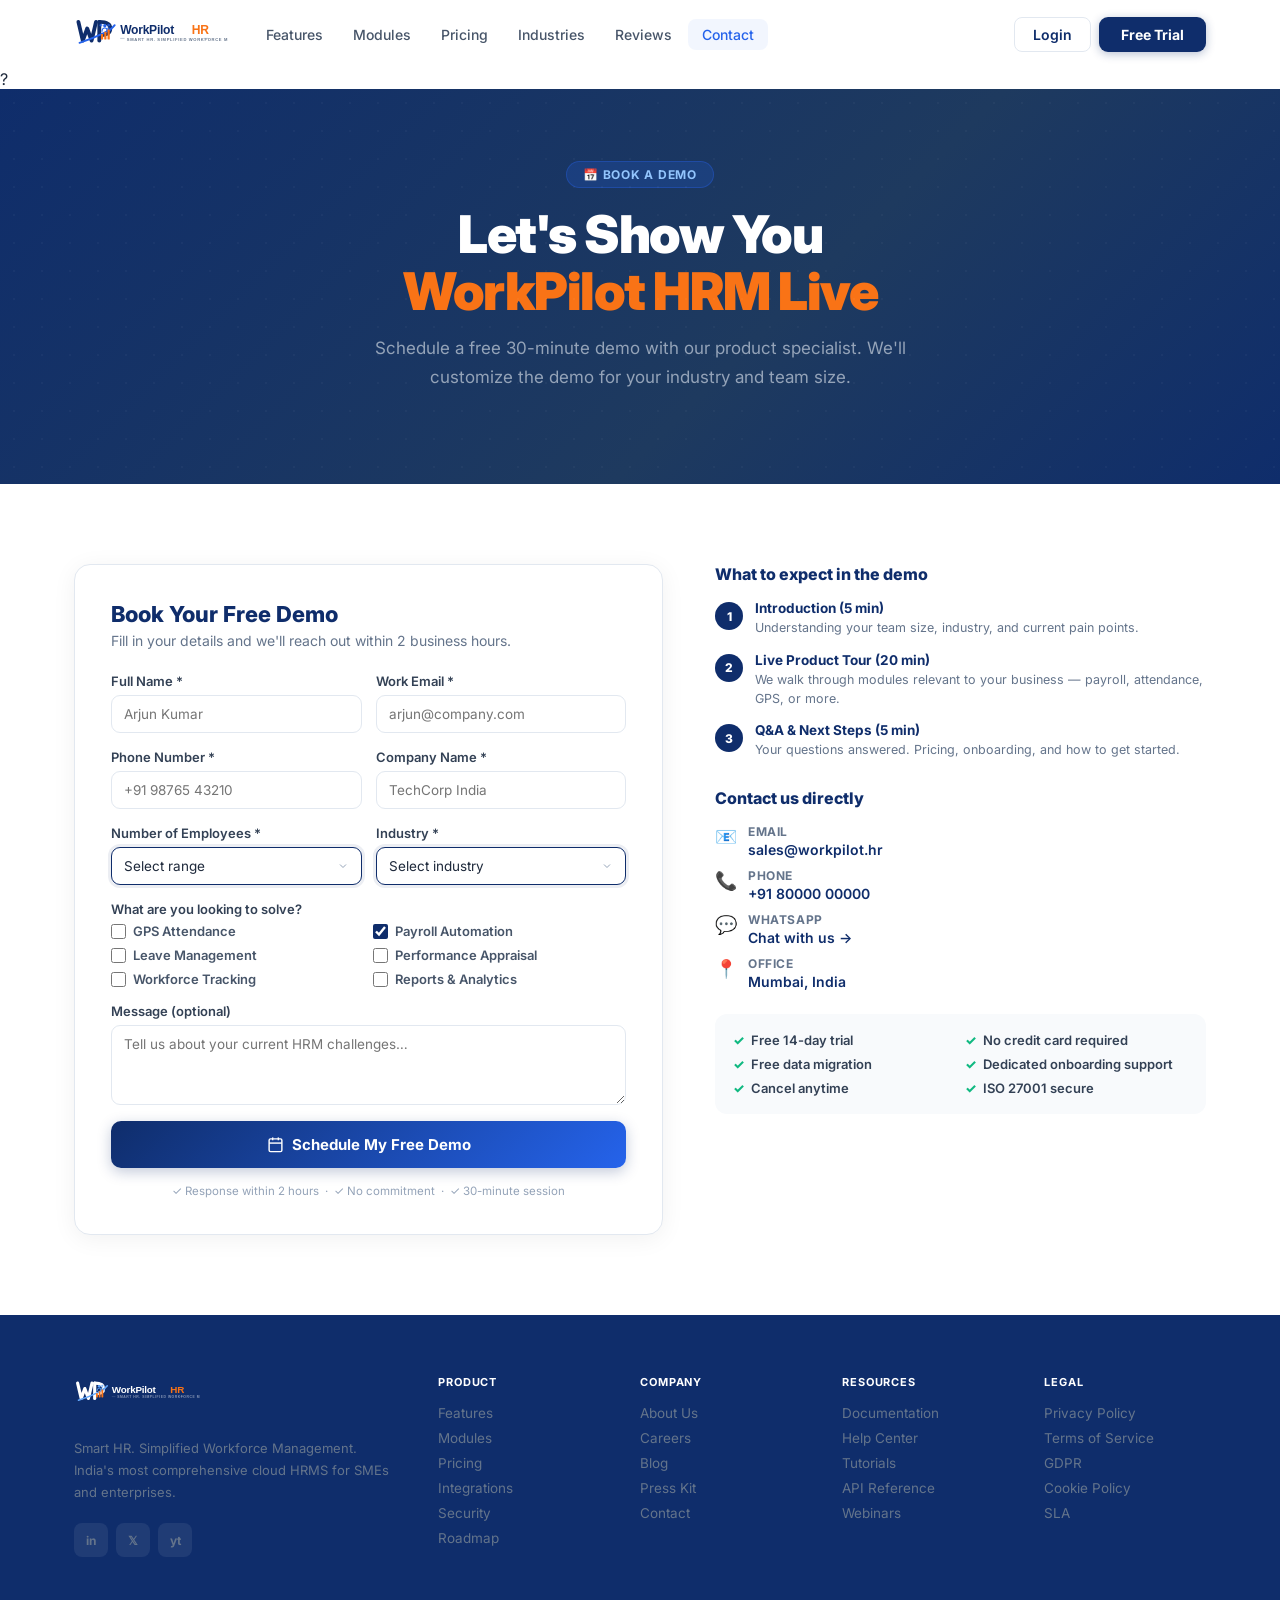
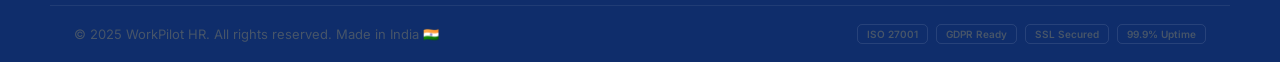
<file: contact.html>
?<!DOCTYPE html>
<html lang="en">
<head>
  <meta charset="UTF-8"/><meta name="viewport" content="width=device-width,initial-scale=1.0"/>
  <title>Contact & Demo — WorkPilot HRM</title>
  <link rel="icon" href="assets/favicon.svg"/>
  <link href="https://fonts.googleapis.com/css2?family=Inter:wght@300;400;500;600;700;800;900&family=Poppins:wght@300;400;500;600;700;800;900&display=swap" rel="stylesheet"/>
  <link rel="stylesheet" href="css/brand.css"/>
  <link rel="stylesheet" href="css/pages.css"/>
</head>
<body>
<div class="page-hero">
  <div class="page-hero-tag">📅 Book a Demo</div>
  <h1>Let's Show You<br/><span>WorkPilot HRM Live</span></h1>
  <p>Schedule a free 30-minute demo with our product specialist. We'll customize the demo for your industry and team size.</p>
</div>

<section class="pg-section">
  <div class="w">
    <div class="contact-grid">

      <!-- Form -->
      <div class="contact-form-wrap reveal">
        <div class="cf-header">
          <h2>Book Your Free Demo</h2>
          <p>Fill in your details and we'll reach out within 2 business hours.</p>
        </div>
        <form class="cf-form" onsubmit="submitDemo(event)">
          <div class="cf-row">
            <div class="cf-group">
              <label>Full Name *</label>
              <input type="text" placeholder="Arjun Kumar" required/>
            </div>
            <div class="cf-group">
              <label>Work Email *</label>
              <input type="email" placeholder="arjun@company.com" required/>
            </div>
          </div>
          <div class="cf-row">
            <div class="cf-group">
              <label>Phone Number *</label>
              <input type="tel" placeholder="+91 98765 43210" required/>
            </div>
            <div class="cf-group">
              <label>Company Name *</label>
              <input type="text" placeholder="TechCorp India" required/>
            </div>
          </div>
          <div class="cf-row">
            <div class="cf-group">
              <label>Number of Employees *</label>
              <select required>
                <option value="">Select range</option>
                <option>1–15 employees</option>
                <option>16–50 employees</option>
                <option>51–200 employees</option>
                <option>201–500 employees</option>
                <option>500+ employees</option>
              </select>
            </div>
            <div class="cf-group">
              <label>Industry *</label>
              <select required>
                <option value="">Select industry</option>
                <option>Technology / IT</option>
                <option>Manufacturing</option>
                <option>Retail</option>
                <option>Logistics / Delivery</option>
                <option>Construction</option>
                <option>Healthcare</option>
                <option>Education</option>
                <option>Service Industry</option>
                <option>Other</option>
              </select>
            </div>
          </div>
          <div class="cf-group">
            <label>What are you looking to solve?</label>
            <div class="cf-checkboxes">
              <label><input type="checkbox"/> GPS Attendance</label>
              <label><input type="checkbox" checked/> Payroll Automation</label>
              <label><input type="checkbox"/> Leave Management</label>
              <label><input type="checkbox"/> Performance Appraisal</label>
              <label><input type="checkbox"/> Workforce Tracking</label>
              <label><input type="checkbox"/> Reports & Analytics</label>
            </div>
          </div>
          <div class="cf-group">
            <label>Message (optional)</label>
            <textarea rows="3" placeholder="Tell us about your current HRM challenges…"></textarea>
          </div>
          <button type="submit" class="cf-submit" id="cf-submit-btn">
            <svg width="17" height="17" fill="none" stroke="currentColor" stroke-width="2" viewBox="0 0 24 24"><rect x="3" y="4" width="18" height="18" rx="2"/><line x1="16" y1="2" x2="16" y2="6"/><line x1="8" y1="2" x2="8" y2="6"/><line x1="3" y1="10" x2="21" y2="10"/></svg>
            Schedule My Free Demo
          </button>
          <p class="cf-note">✓ Response within 2 hours &nbsp;·&nbsp; ✓ No commitment &nbsp;·&nbsp; ✓ 30-minute session</p>
        </form>
        <div class="cf-success" id="cf-success" style="display:none">
          <div class="cfs-icon">🎉</div>
          <h3>Demo Request Received!</h3>
          <p>Thank you! Our team will reach out to you within 2 business hours to schedule your personalized demo.</p>
          <a href="index.html" class="btn-primary" style="margin-top:16px">Explore the App →</a>
        </div>
      </div>

      <!-- Info Panel -->
      <div class="contact-info reveal" data-delay="80">
        <div class="ci-block">
          <h3>What to expect in the demo</h3>
          <div class="ci-steps">
            <div class="ci-step"><div class="ci-num">1</div><div><b>Introduction (5 min)</b><p>Understanding your team size, industry, and current pain points.</p></div></div>
            <div class="ci-step"><div class="ci-num">2</div><div><b>Live Product Tour (20 min)</b><p>We walk through modules relevant to your business — payroll, attendance, GPS, or more.</p></div></div>
            <div class="ci-step"><div class="ci-num">3</div><div><b>Q&amp;A &amp; Next Steps (5 min)</b><p>Your questions answered. Pricing, onboarding, and how to get started.</p></div></div>
          </div>
        </div>
        <div class="ci-block" style="margin-top:28px">
          <h3>Contact us directly</h3>
          <div class="ci-contacts">
            <div class="ci-c"><span>📧</span><div><b>Email</b><a href="mailto:sales@workpilot.hr">sales@workpilot.hr</a></div></div>
            <div class="ci-c"><span>📞</span><div><b>Phone</b><a href="tel:+918000000000">+91 80000 00000</a></div></div>
            <div class="ci-c"><span>💬</span><div><b>WhatsApp</b><a href="#">Chat with us →</a></div></div>
            <div class="ci-c"><span>📍</span><div><b>Office</b><span>Mumbai, India</span></div></div>
          </div>
        </div>
        <div class="ci-trust">
          <div class="cit-item"><span>✓</span> Free 14-day trial</div>
          <div class="cit-item"><span>✓</span> No credit card required</div>
          <div class="cit-item"><span>✓</span> Free data migration</div>
          <div class="cit-item"><span>✓</span> Dedicated onboarding support</div>
          <div class="cit-item"><span>✓</span> Cancel anytime</div>
          <div class="cit-item"><span>✓</span> ISO 27001 secure</div>
        </div>
      </div>
    </div>
  </div>
</section>

<script src="js/shared.js"></script>
<script>
injectNav('contact.html');
injectFooter();
function submitDemo(e){
  e.preventDefault();
  const btn=document.getElementById('cf-submit-btn');
  btn.textContent='Submitting…';btn.disabled=true;
  setTimeout(()=>{
    document.querySelector('.cf-form').style.display='none';
    document.getElementById('cf-success').style.display='block';
  },1400);
}
</script>
</body>
</html>
</file>
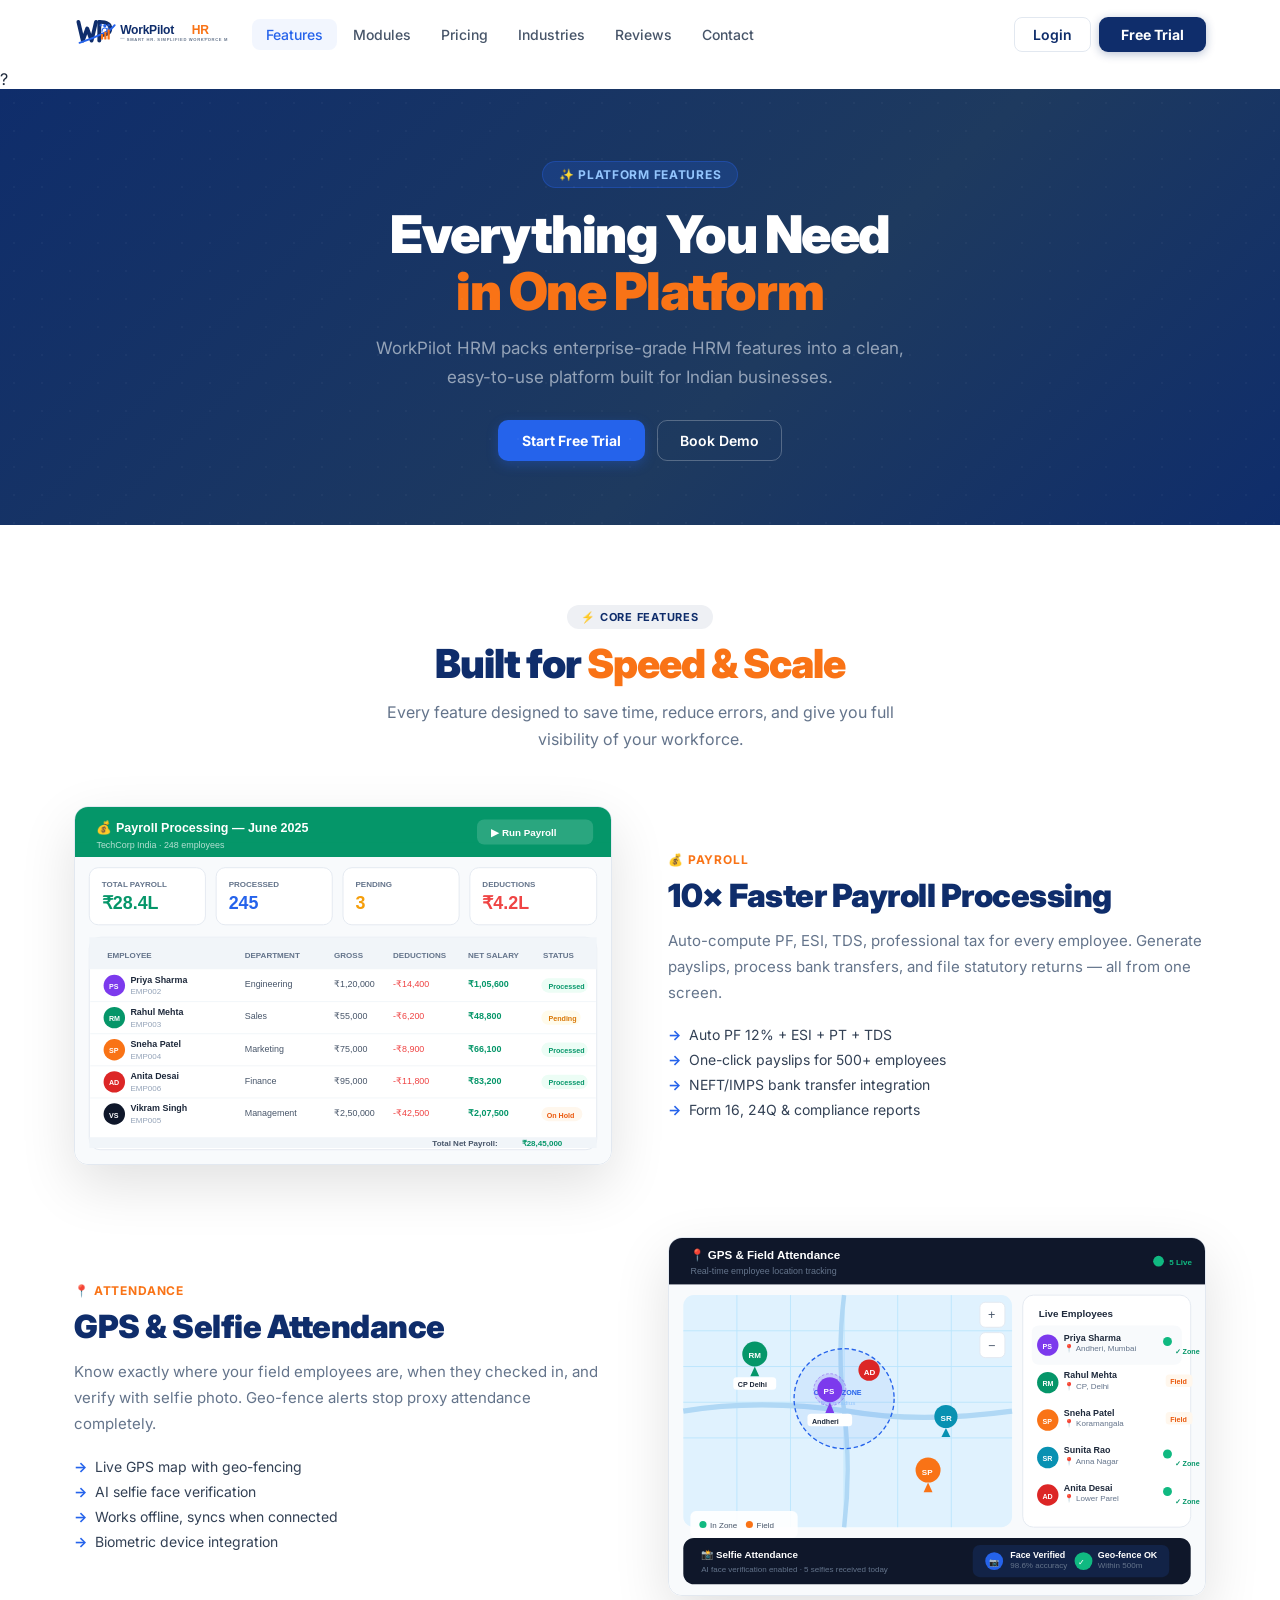
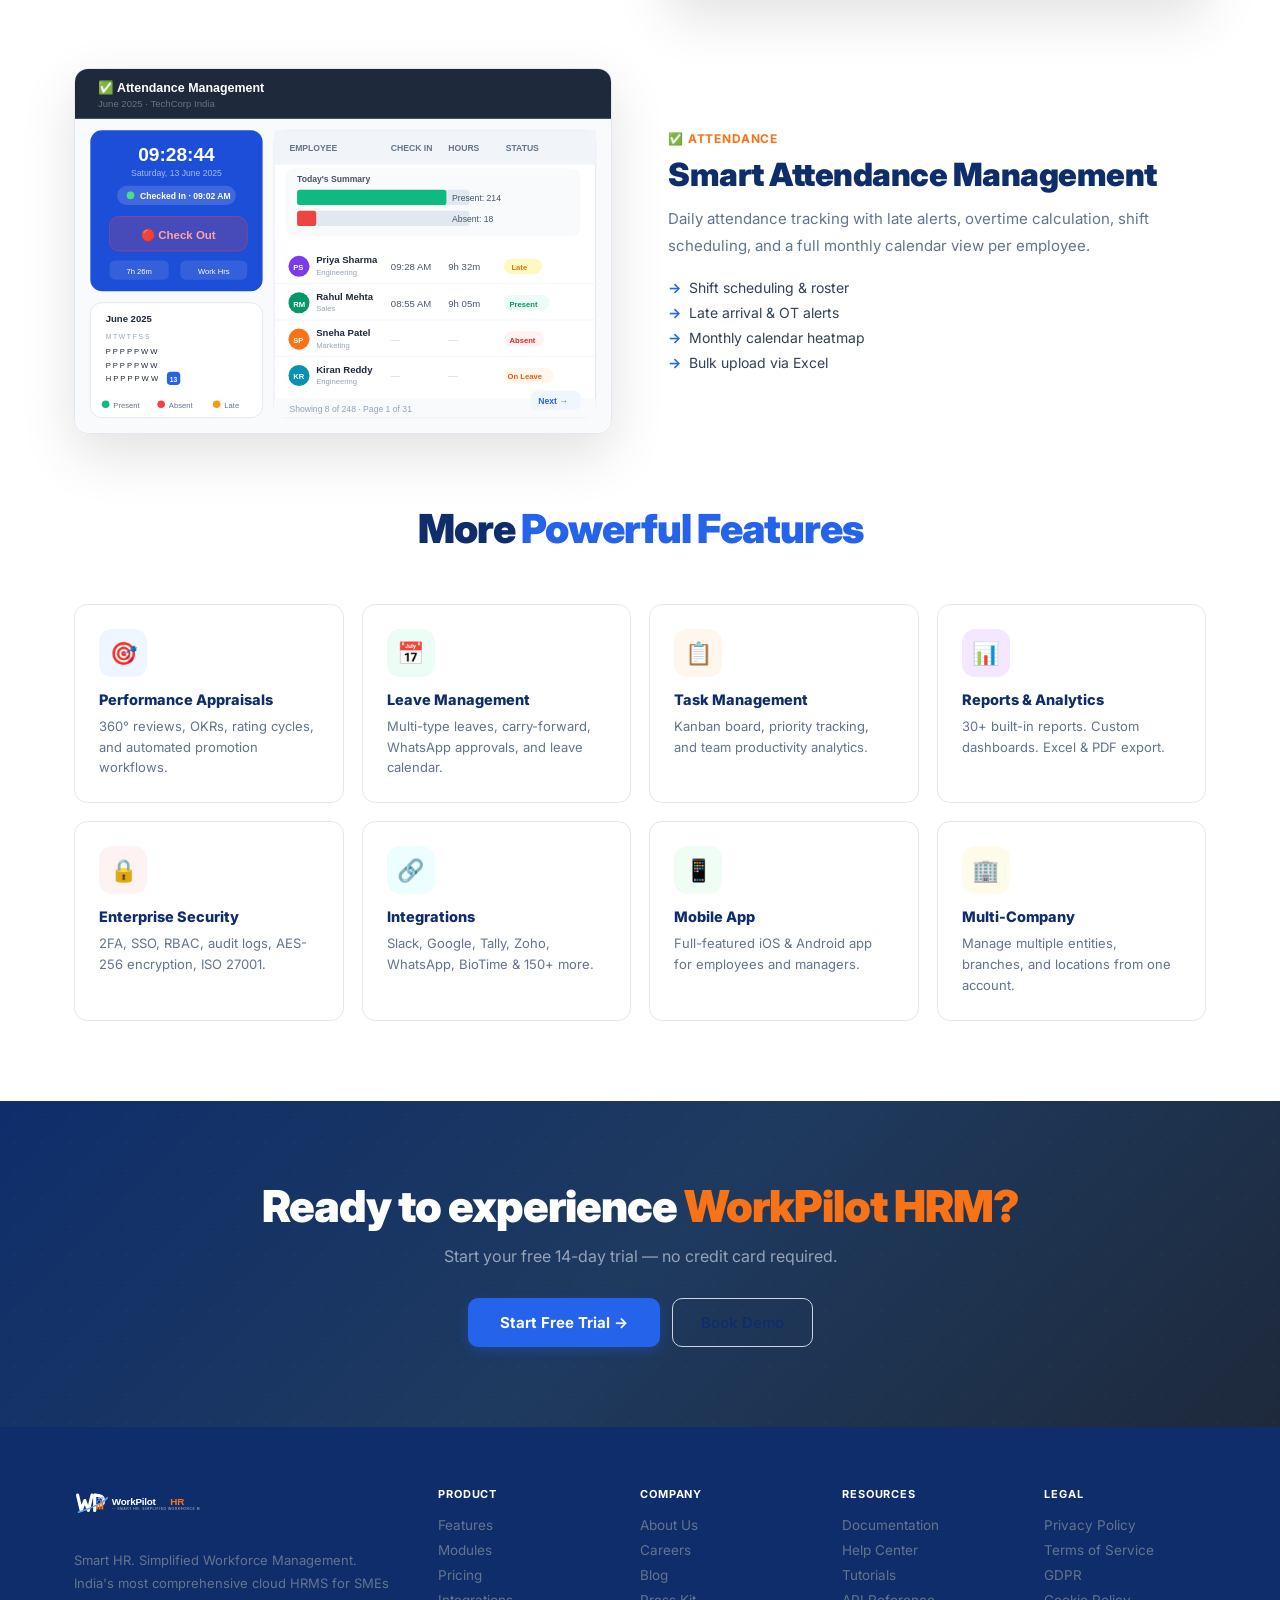
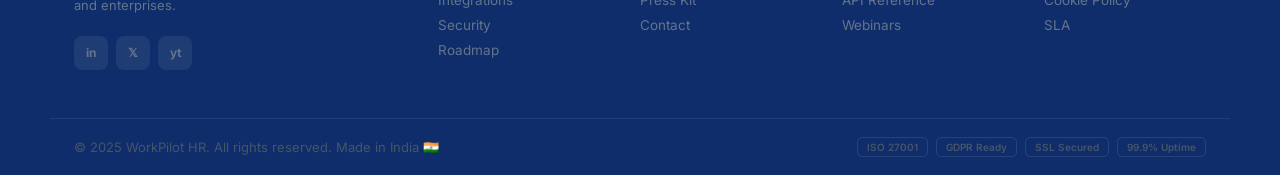
<file: features.html>
?<!DOCTYPE html>
<html lang="en">
<head>
  <meta charset="UTF-8"/><meta name="viewport" content="width=device-width,initial-scale=1.0"/>
  <title>Features — WorkPilot HRM</title>
  <link rel="icon" href="assets/favicon.svg"/>
  <link href="https://fonts.googleapis.com/css2?family=Inter:wght@300;400;500;600;700;800;900&family=Poppins:wght@300;400;500;600;700;800;900&display=swap" rel="stylesheet"/>
  <link rel="stylesheet" href="css/brand.css"/>
  <link rel="stylesheet" href="css/pages.css"/>
</head>
<body>
<div class="page-hero">
  <div class="page-hero-tag">✨ Platform Features</div>
  <h1>Everything You Need<br/><span>in One Platform</span></h1>
  <p>WorkPilot HRM packs enterprise-grade HRM features into a clean, easy-to-use platform built for Indian businesses.</p>
  <div class="page-hero-btns">
    <a href="index.html" class="btn-primary">Start Free Trial</a>
    <a href="contact.html" class="btn-outline">Book Demo</a>
  </div>
</div>

<section class="pg-section">
  <div class="w">
    <div class="sh"><div class="sh-tag">⚡ Core Features</div><h2 class="sh-title">Built for <span class="ot">Speed &amp; Scale</span></h2><p class="sh-sub">Every feature designed to save time, reduce errors, and give you full visibility of your workforce.</p></div>
    <div class="feat-showcase-grid">
      <div class="fs-card reveal">
        <div class="fs-img"><img src="assets/images/payroll-screen.svg" alt="Payroll"/></div>
        <div class="fs-text">
          <div class="fs-tag">💰 Payroll</div>
          <h3>10× Faster Payroll Processing</h3>
          <p>Auto-compute PF, ESI, TDS, professional tax for every employee. Generate payslips, process bank transfers, and file statutory returns — all from one screen.</p>
          <ul class="pg-list"><li>Auto PF 12% + ESI + PT + TDS</li><li>One-click payslips for 500+ employees</li><li>NEFT/IMPS bank transfer integration</li><li>Form 16, 24Q &amp; compliance reports</li></ul>
        </div>
      </div>
      <div class="fs-card fs-rev reveal">
        <div class="fs-text">
          <div class="fs-tag">📍 Attendance</div>
          <h3>GPS &amp; Selfie Attendance</h3>
          <p>Know exactly where your field employees are, when they checked in, and verify with selfie photo. Geo-fence alerts stop proxy attendance completely.</p>
          <ul class="pg-list"><li>Live GPS map with geo-fencing</li><li>AI selfie face verification</li><li>Works offline, syncs when connected</li><li>Biometric device integration</li></ul>
        </div>
        <div class="fs-img"><img src="assets/images/gps-screen.svg" alt="GPS"/></div>
      </div>
      <div class="fs-card reveal">
        <div class="fs-img"><img src="assets/images/attendance-screen.svg" alt="Attendance"/></div>
        <div class="fs-text">
          <div class="fs-tag">✅ Attendance</div>
          <h3>Smart Attendance Management</h3>
          <p>Daily attendance tracking with late alerts, overtime calculation, shift scheduling, and a full monthly calendar view per employee.</p>
          <ul class="pg-list"><li>Shift scheduling &amp; roster</li><li>Late arrival &amp; OT alerts</li><li>Monthly calendar heatmap</li><li>Bulk upload via Excel</li></ul>
        </div>
      </div>
    </div>

    <!-- Feature cards grid -->
    <div class="sh" style="margin-top:72px"><h2 class="sh-title">More <span class="bt">Powerful Features</span></h2></div>
    <div class="feat-mini-grid">
      <div class="fm-card reveal"><div class="fm-icon" style="background:#EFF6FF">🎯</div><h4>Performance Appraisals</h4><p>360° reviews, OKRs, rating cycles, and automated promotion workflows.</p></div>
      <div class="fm-card reveal" data-delay="60"><div class="fm-icon" style="background:#ECFDF5">📅</div><h4>Leave Management</h4><p>Multi-type leaves, carry-forward, WhatsApp approvals, and leave calendar.</p></div>
      <div class="fm-card reveal" data-delay="120"><div class="fm-icon" style="background:#FFF7ED">📋</div><h4>Task Management</h4><p>Kanban board, priority tracking, and team productivity analytics.</p></div>
      <div class="fm-card reveal" data-delay="180"><div class="fm-icon" style="background:#F3E8FF">📊</div><h4>Reports &amp; Analytics</h4><p>30+ built-in reports. Custom dashboards. Excel &amp; PDF export.</p></div>
      <div class="fm-card reveal" data-delay="0"><div class="fm-icon" style="background:#FEF2F2">🔒</div><h4>Enterprise Security</h4><p>2FA, SSO, RBAC, audit logs, AES-256 encryption, ISO 27001.</p></div>
      <div class="fm-card reveal" data-delay="60"><div class="fm-icon" style="background:#ECFEFF">🔗</div><h4>Integrations</h4><p>Slack, Google, Tally, Zoho, WhatsApp, BioTime &amp; 150+ more.</p></div>
      <div class="fm-card reveal" data-delay="120"><div class="fm-icon" style="background:#F0FDF4">📱</div><h4>Mobile App</h4><p>Full-featured iOS &amp; Android app for employees and managers.</p></div>
      <div class="fm-card reveal" data-delay="180"><div class="fm-icon" style="background:#FFFBEB">🏢</div><h4>Multi-Company</h4><p>Manage multiple entities, branches, and locations from one account.</p></div>
    </div>
  </div>
</section>

<!-- CTA -->
<section class="pg-cta"><div class="w" style="text-align:center"><h2>Ready to experience <span>WorkPilot HRM?</span></h2><p>Start your free 14-day trial — no credit card required.</p><div style="display:flex;gap:12px;justify-content:center;flex-wrap:wrap"><a href="index.html" class="btn-primary" style="padding:14px 32px;font-size:15px">Start Free Trial →</a><a href="contact.html" class="btn-outline" style="padding:14px 28px;font-size:15px;color:#0F2D6B;border-color:#CBD5E1">Book Demo</a></div></div></section>

<script src="js/shared.js"></script>
<script>injectNav('features.html');injectFooter();</script>
</body>
</html>
</file>
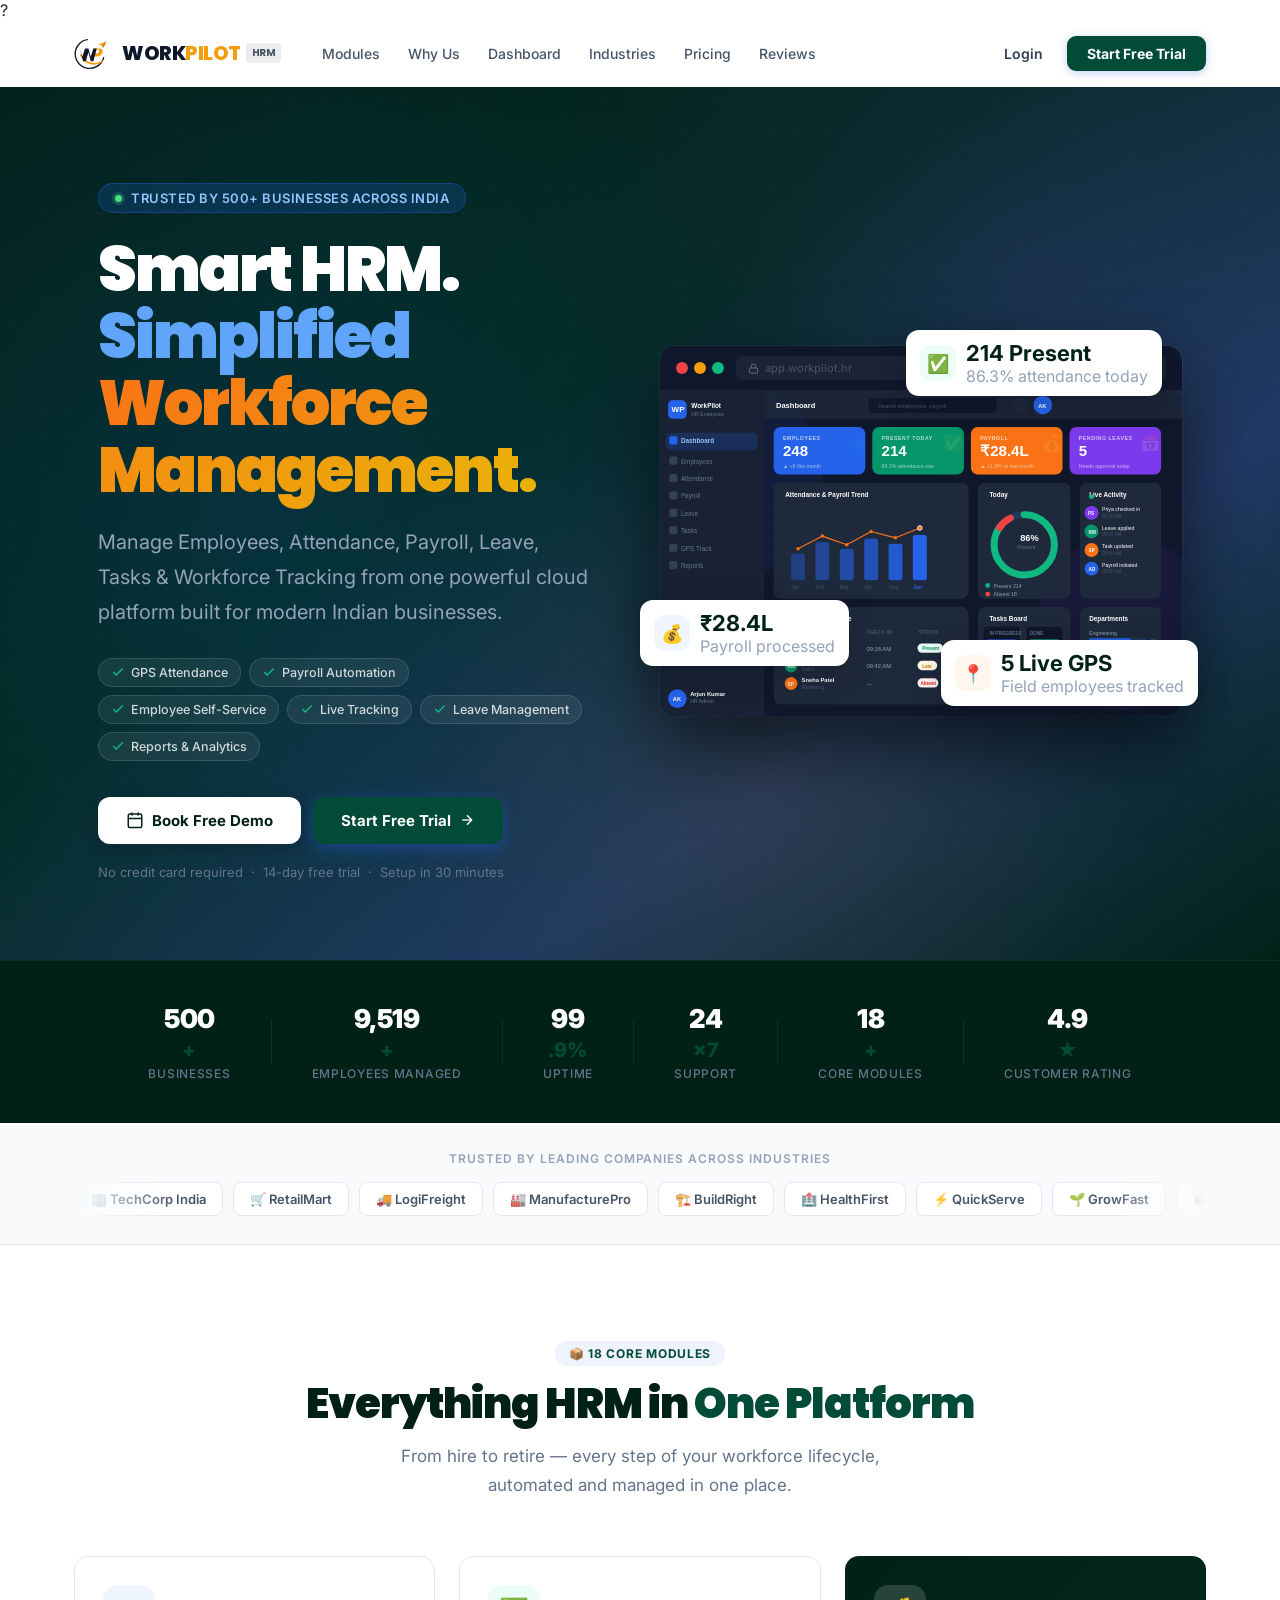
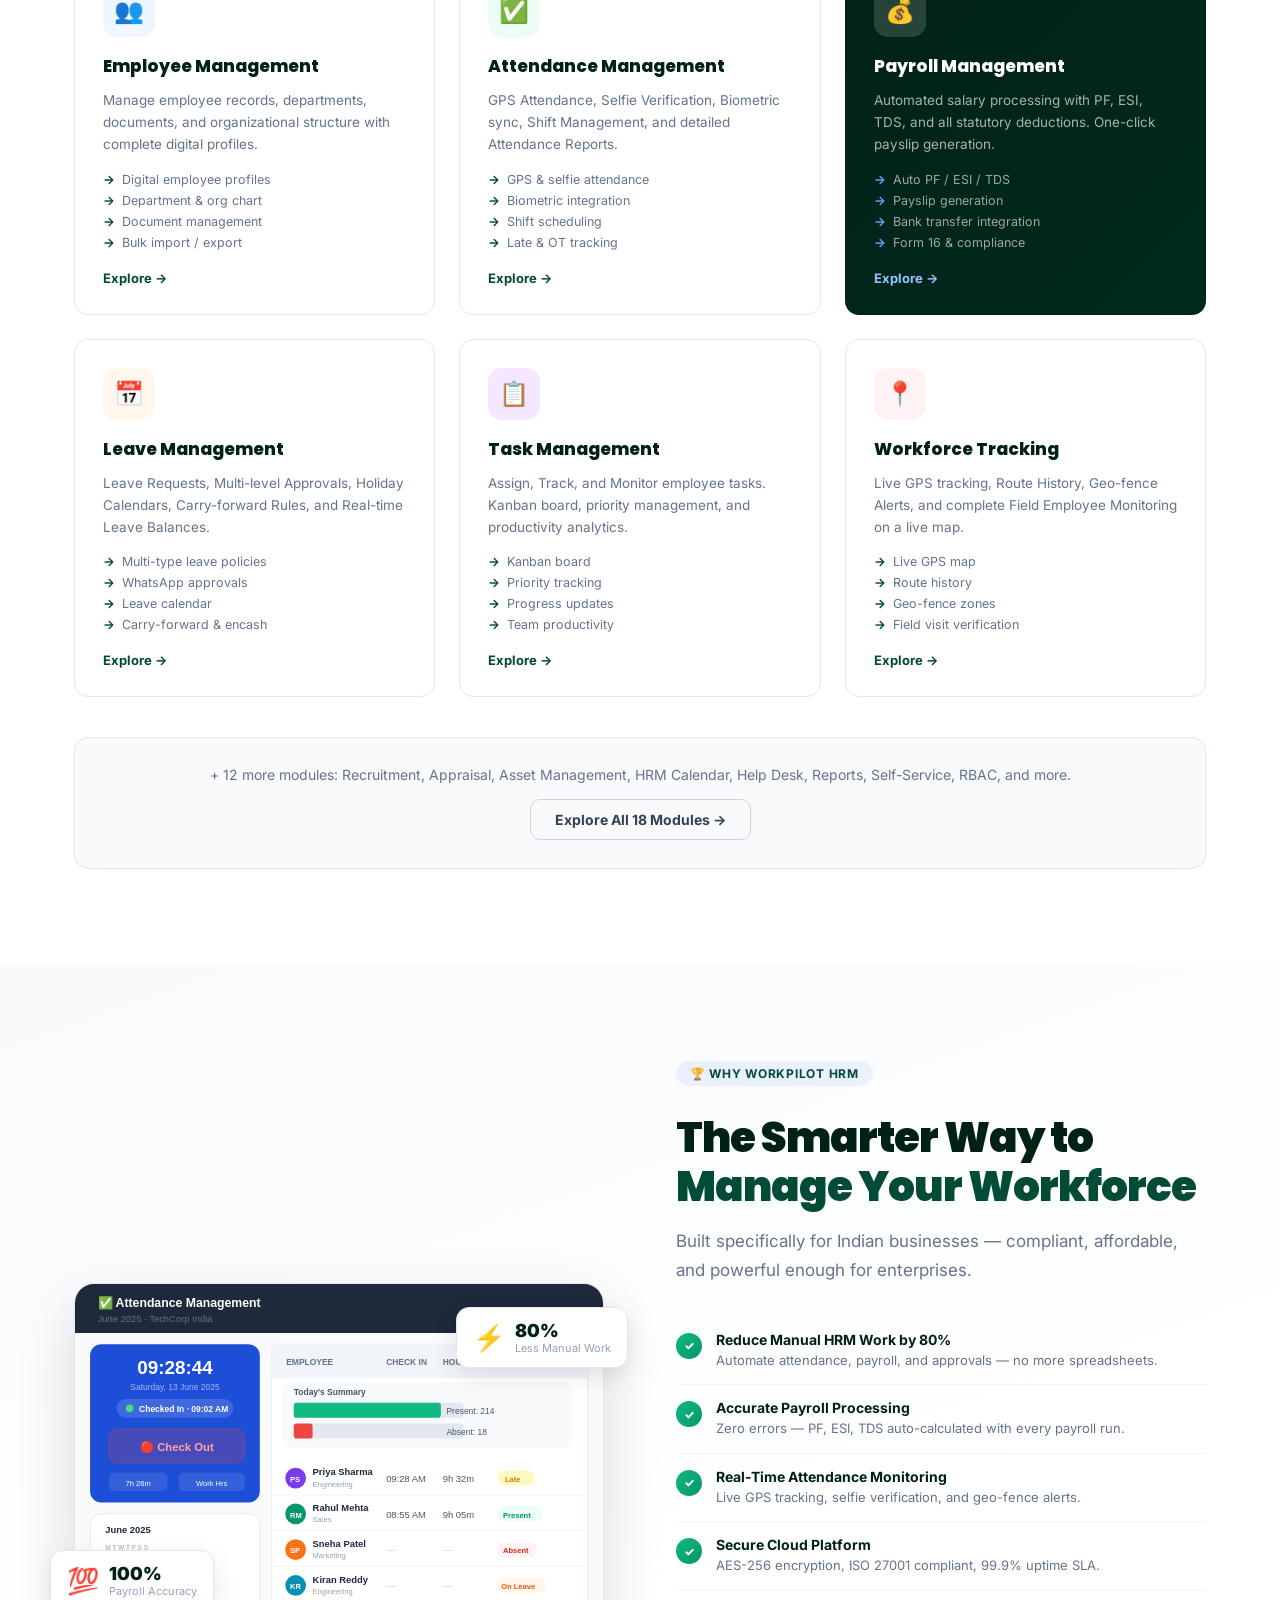
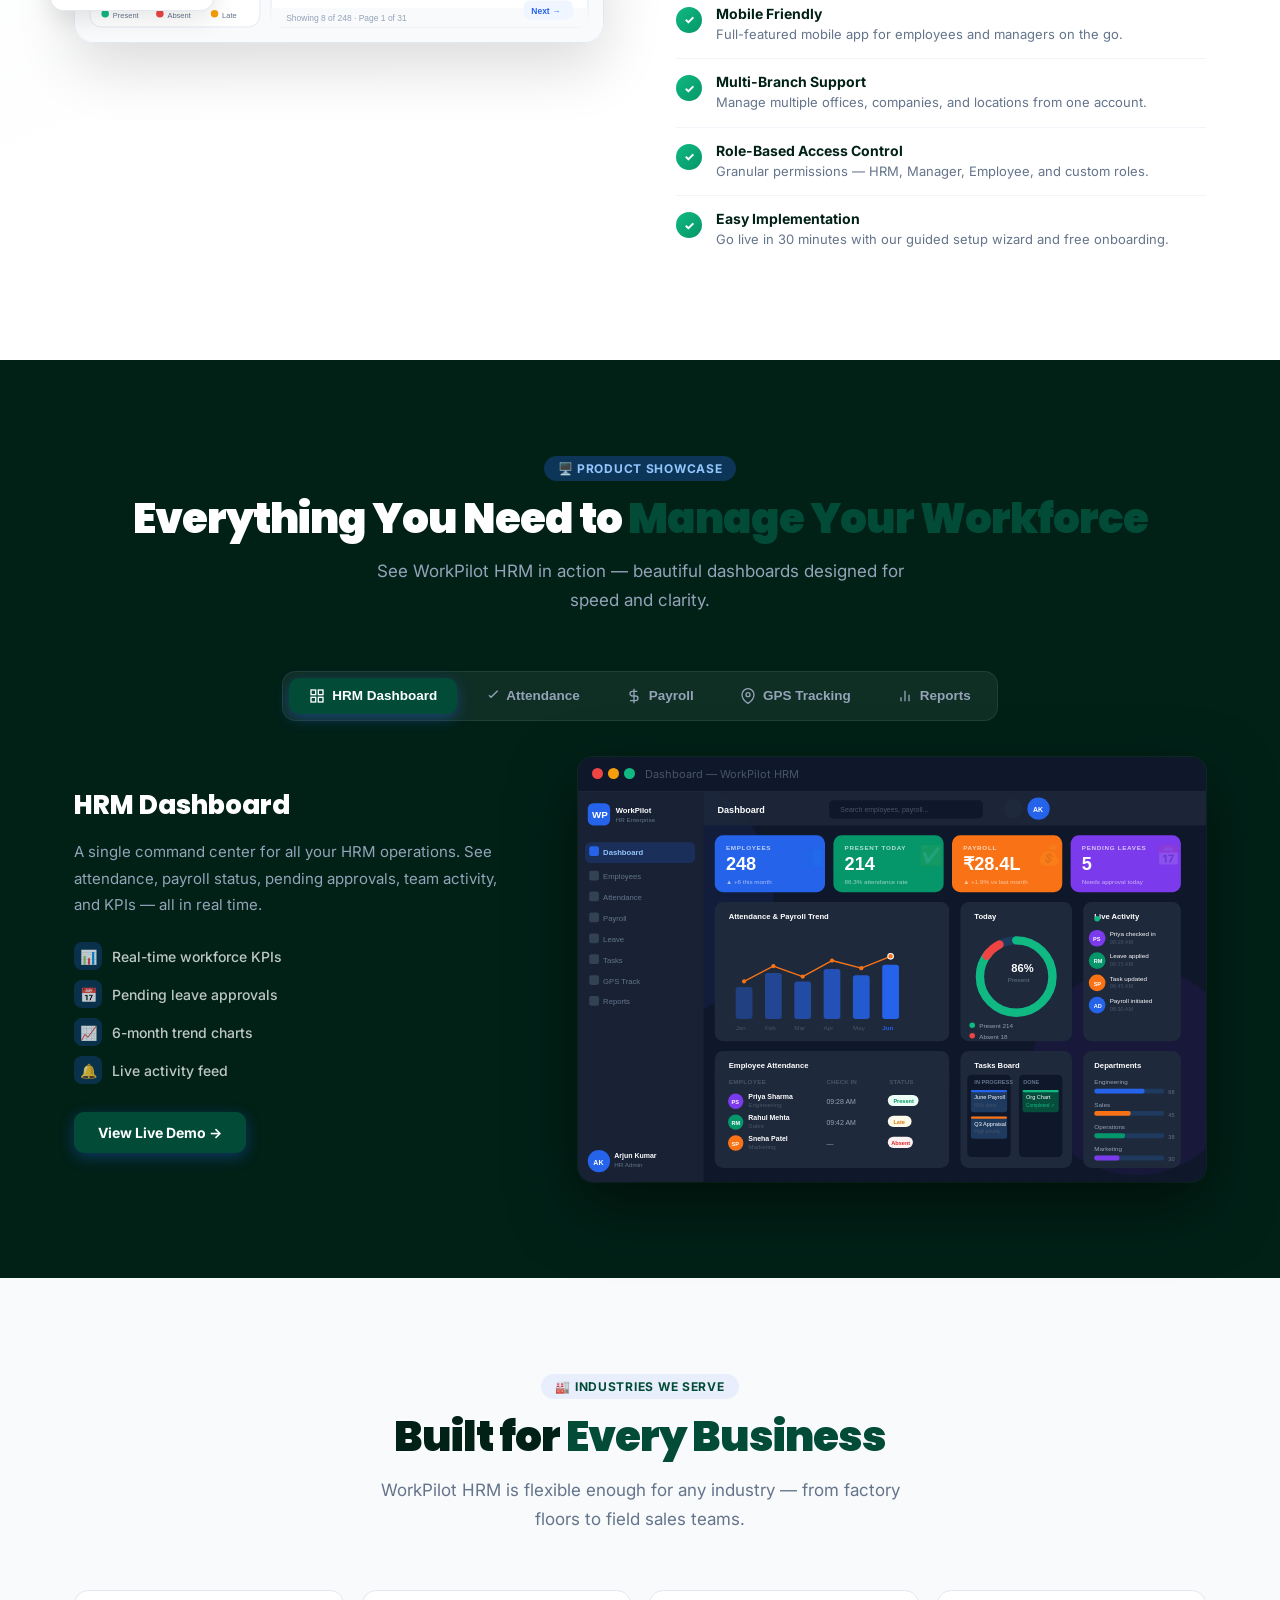
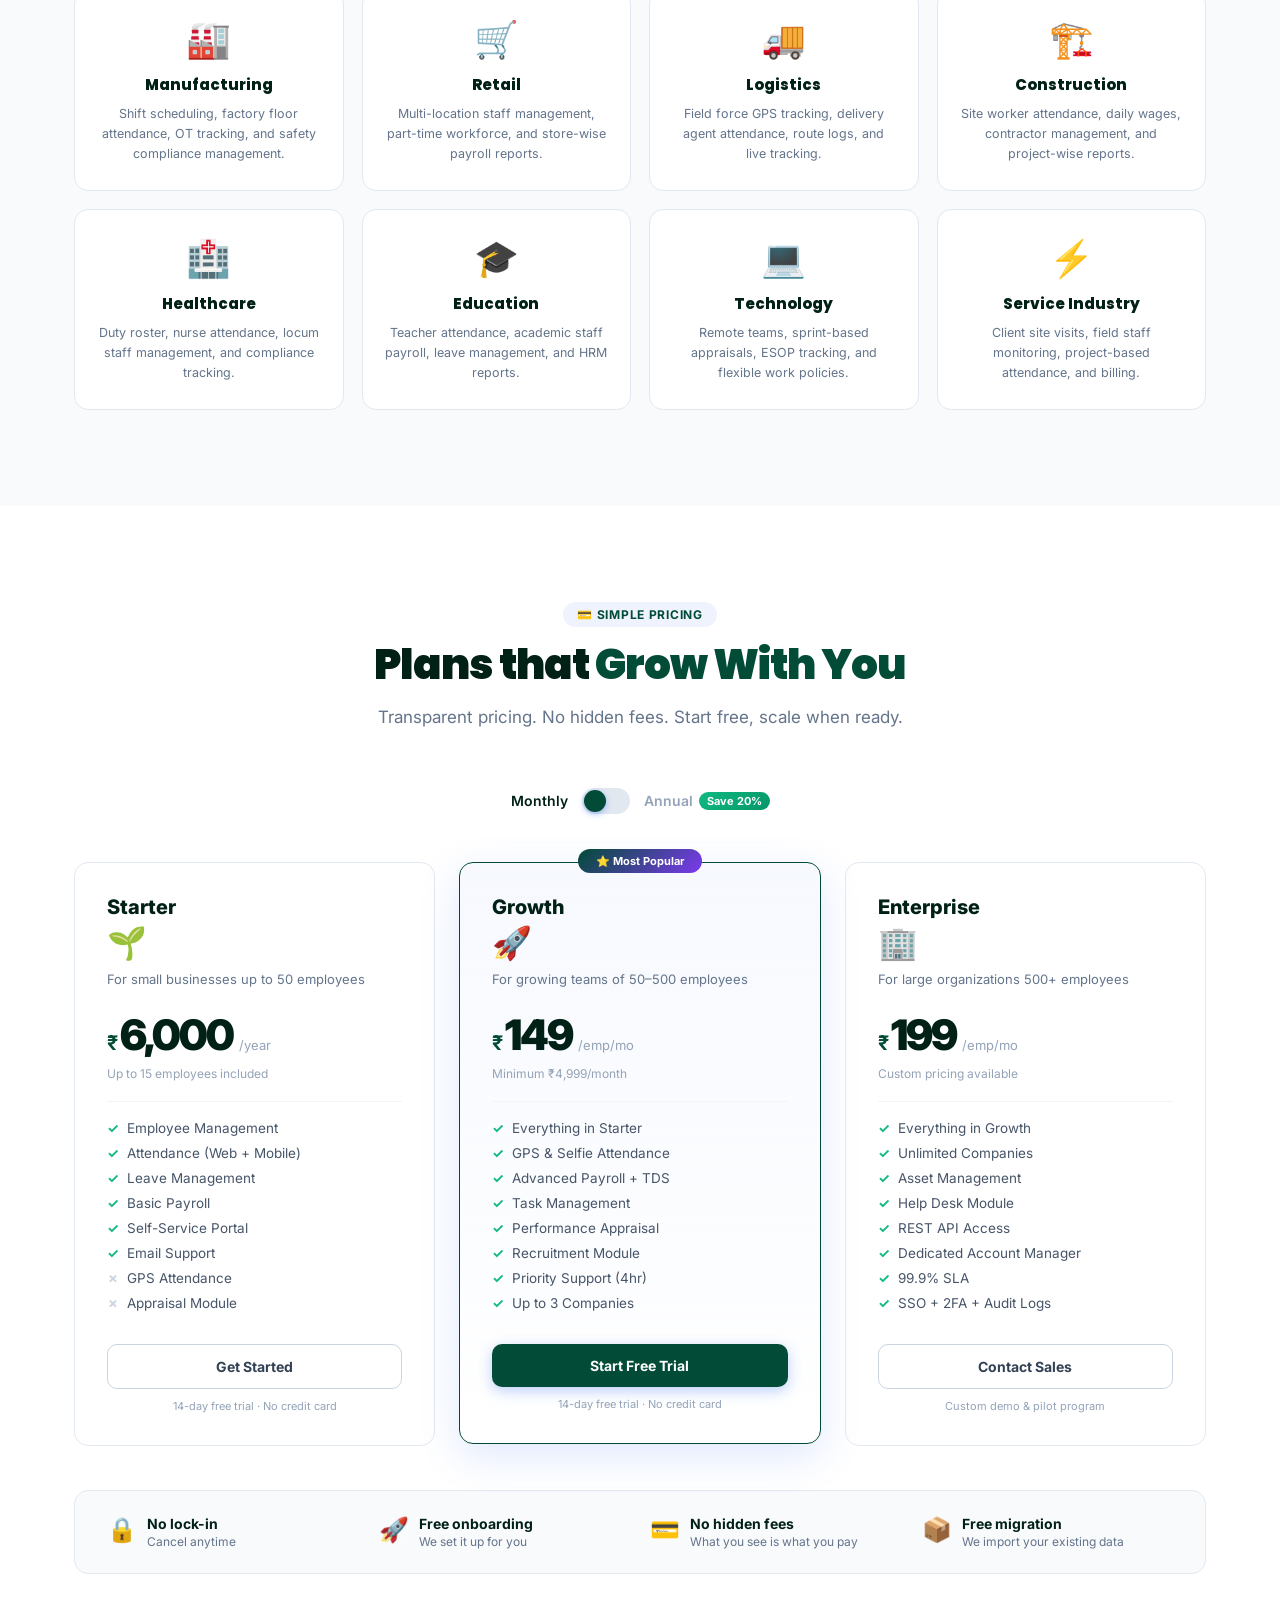
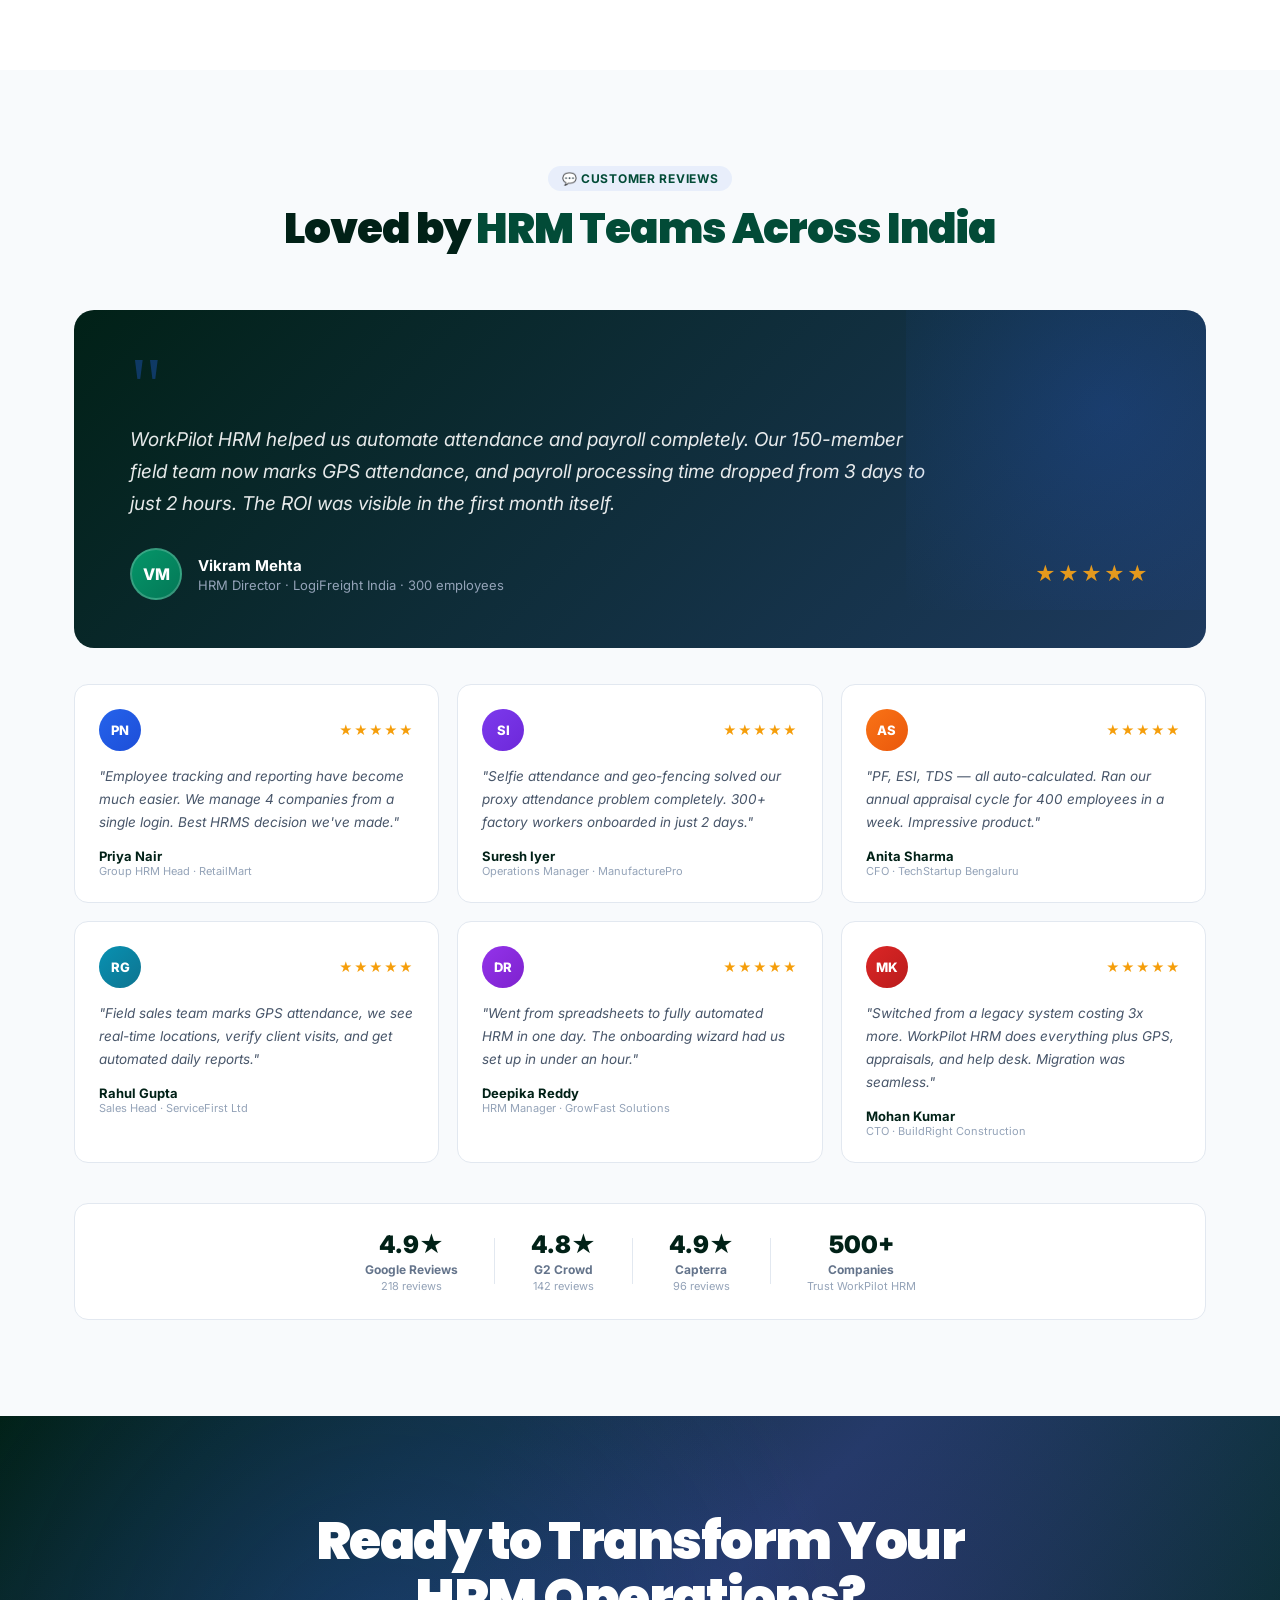
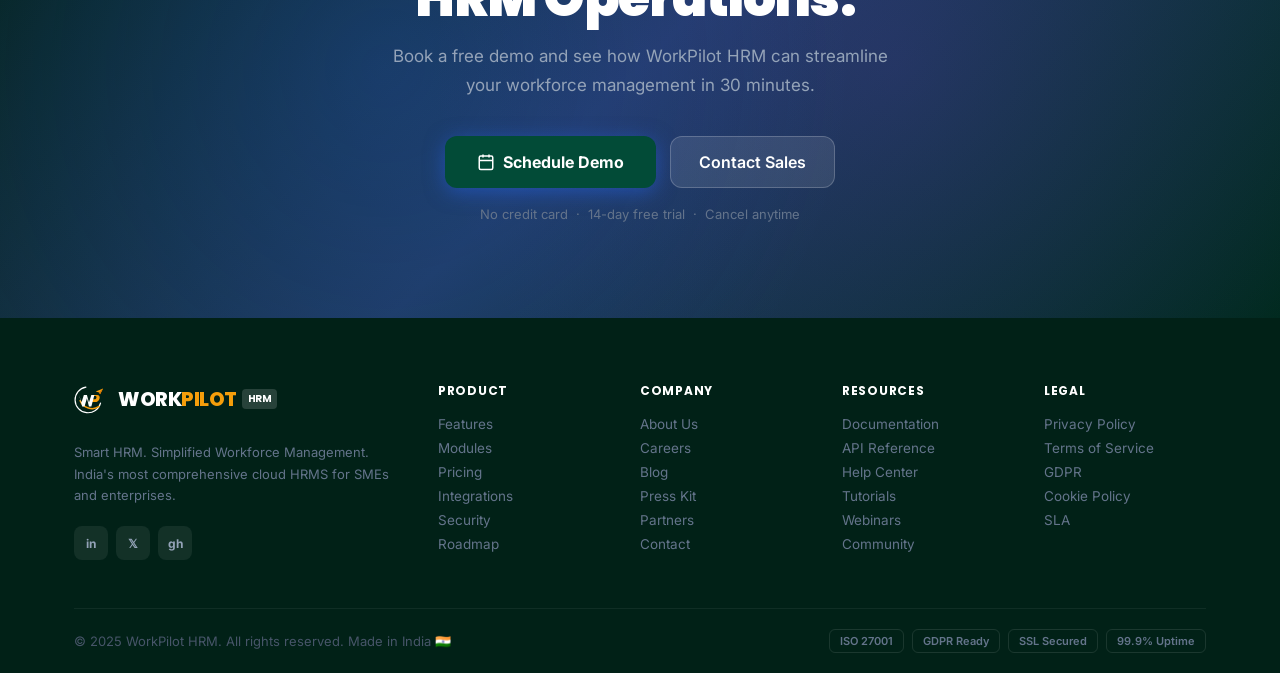
<file: home.html>
?<!DOCTYPE html>
<html lang="en">
<head>
  <meta charset="UTF-8"/>
  <meta name="viewport" content="width=device-width, initial-scale=1.0"/>
  <title>WorkPilot HRM — Smart HRM. Simplified Workforce Management.</title>
  <link rel="icon" type="image/svg+xml" href="assets/favicon.svg"/>
  <link rel="preconnect" href="https://fonts.googleapis.com"/>
  <link rel="preconnect" href="https://fonts.gstatic.com" crossorigin/>
  <link href="https://fonts.googleapis.com/css2?family=Inter:wght@300;400;500;600;700;800;900&family=Poppins:wght@300;400;500;600;700;800;900;900&family=Poppins:wght@300;400;500;600;700;800;900&display=swap" rel="stylesheet"/>
  <link rel="stylesheet" href="css/home.css"/>
</head>
<body>

<!-- ═══════════════════════════════════════════════════════════
     NAVBAR
════════════════════════════════════════════════════════════ -->
<nav class="navbar" id="navbar">
  <div class="nav-inner">
    <a href="home.html" class="nav-logo">
      <!-- Custom High-Fidelity WorkPilot SVG Logo Icon -->
      <svg width="38" height="38" viewBox="0 0 100 100" fill="none" xmlns="http://www.w3.org/2000/svg" class="brand-logo-icon-svg">
        <!-- Swirl Ring (Dark Slate & Gold) -->
        <path d="M 35 15 A 38 38 0 1 0 78 62" stroke="#0F172A" stroke-width="3.5" fill="none" stroke-linecap="round" />
        <path d="M 18 55 A 38 38 0 0 0 74 72" stroke="#F59E0B" stroke-width="4.5" fill="none" stroke-linecap="round" />
        
        <!-- Paper Airplane -->
        <g transform="translate(66, 16) rotate(10)">
          <path d="M 0 12 L 20 0 L 14 18 L 10 13 Z" fill="#F59E0B" />
          <path d="M 10 13 L 20 0 L 14 18 Z" fill="#D97706" />
        </g>
        
        <!-- Stylized slanted P (Gold) -->
        <path d="M 43 75 L 52 38 H 68 C 74 38 77 43 75 49 C 73 55 68 59 62 59 H 48 L 43 75 Z M 53 51 H 60 C 63 51 65 49 66 46 C 67 43 65 41 62 41 H 55 L 53 51 Z" fill="#F59E0B" />

        <!-- Stylized W (Dark Slate for White Nav) -->
        <path d="M 15 38 L 24 72 H 31 L 38 48 L 44 72 H 51 L 60 38 H 51 L 44 60 L 38 38 H 29 L 22 60 L 15 38 Z" fill="#0F172A" />
      </svg>
      <span class="brand-logo-text">WORK<span class="brand-logo-pilot">PILOT</span> <span class="brand-logo-sub">HRM</span></span>
    </a>
    <ul class="nav-menu">
      <li><a href="#modules">Modules</a></li>
      <li><a href="#why">Why Us</a></li>
      <li><a href="#dashboard">Dashboard</a></li>
      <li><a href="#industries">Industries</a></li>
      <li><a href="#pricing">Pricing</a></li>
      <li><a href="#testimonials">Reviews</a></li>
    </ul>
    <div class="nav-actions">
      <a href="index.html" class="nav-login">Login</a>
      <a href="index.html" class="nav-trial">Start Free Trial</a>
    </div>
    <button class="hamburger" id="hamburger" onclick="toggleNav()" aria-label="Menu">
      <span></span><span></span><span></span>
    </button>
  </div>
  <div class="nav-mobile-menu" id="mobile-menu">
    <a href="#modules" onclick="toggleNav()">Modules</a>
    <a href="#why" onclick="toggleNav()">Why Us</a>
    <a href="#dashboard" onclick="toggleNav()">Dashboard</a>
    <a href="#pricing" onclick="toggleNav()">Pricing</a>
    <a href="index.html" onclick="toggleNav()">Login</a>
    <a href="index.html" class="nav-trial" style="text-align:center;margin-top:8px" onclick="toggleNav()">Start Free Trial →</a>
  </div>
</nav>

<!-- ═══════════════════════════════════════════════════════════
     HERO
════════════════════════════════════════════════════════════ -->
<section class="hero-section" id="hero">
  <!-- Background mesh -->
  <div class="hero-mesh"></div>
  <div class="hero-dots"></div>

  <div class="wrap">
    <div class="hero-grid">
      <!-- LEFT -->
      <div class="hero-left">
        <div class="hero-pill">
          <span class="pill-dot"></span>
          Trusted by 500+ businesses across India
        </div>
        <h1 class="hero-h1">
          Smart HRM.<br/>
          <span class="h1-blue">Simplified</span><br/>
          <span class="h1-gradient">Workforce Management.</span>
        </h1>
        <p class="hero-p">
          Manage Employees, Attendance, Payroll, Leave, Tasks &amp;
          Workforce Tracking from one powerful cloud platform built for
          modern Indian businesses.
        </p>
        <!-- Feature chips -->
        <div class="hero-chips">
          <span class="chip"><svg width="14" height="14" fill="none" stroke="#10B981" stroke-width="2.5" viewBox="0 0 24 24"><polyline points="20 6 9 17 4 12"/></svg> GPS Attendance</span>
          <span class="chip"><svg width="14" height="14" fill="none" stroke="#10B981" stroke-width="2.5" viewBox="0 0 24 24"><polyline points="20 6 9 17 4 12"/></svg> Payroll Automation</span>
          <span class="chip"><svg width="14" height="14" fill="none" stroke="#10B981" stroke-width="2.5" viewBox="0 0 24 24"><polyline points="20 6 9 17 4 12"/></svg> Employee Self-Service</span>
          <span class="chip"><svg width="14" height="14" fill="none" stroke="#10B981" stroke-width="2.5" viewBox="0 0 24 24"><polyline points="20 6 9 17 4 12"/></svg> Live Tracking</span>
          <span class="chip"><svg width="14" height="14" fill="none" stroke="#10B981" stroke-width="2.5" viewBox="0 0 24 24"><polyline points="20 6 9 17 4 12"/></svg> Leave Management</span>
          <span class="chip"><svg width="14" height="14" fill="none" stroke="#10B981" stroke-width="2.5" viewBox="0 0 24 24"><polyline points="20 6 9 17 4 12"/></svg> Reports &amp; Analytics</span>
        </div>
        <!-- CTA -->
        <div class="hero-btns">
          <a href="index.html" class="btn-demo">
            <svg width="18" height="18" fill="none" stroke="currentColor" stroke-width="2" viewBox="0 0 24 24"><rect x="3" y="4" width="18" height="18" rx="2"/><line x1="16" y1="2" x2="16" y2="6"/><line x1="8" y1="2" x2="8" y2="6"/><line x1="3" y1="10" x2="21" y2="10"/></svg>
            Book Free Demo
          </a>
          <a href="index.html" class="btn-trial">
            Start Free Trial
            <svg width="16" height="16" fill="none" stroke="currentColor" stroke-width="2" viewBox="0 0 24 24"><line x1="5" y1="12" x2="19" y2="12"/><polyline points="12 5 19 12 12 19"/></svg>
          </a>
        </div>
        <p class="hero-note">No credit card required &nbsp;·&nbsp; 14-day free trial &nbsp;·&nbsp; Setup in 30 minutes</p>
      </div>

      <!-- RIGHT: Dashboard mockup -->
      <div class="hero-right">
        <div class="hero-screen">
          <div class="screen-bar">
            <div class="sbar-dots"><span></span><span></span><span></span></div>
            <div class="sbar-addr">
              <svg width="11" height="11" fill="none" stroke="#64748B" stroke-width="2" viewBox="0 0 24 24"><rect x="3" y="11" width="18" height="11" rx="2"/><path d="M7 11V7a5 5 0 0 1 10 0v4"/></svg>
              app.workpilot.hr
            </div>
          </div>
          <img src="assets/images/hero-dashboard.svg" alt="WorkPilot HRM Dashboard" class="screen-img"/>
        </div>
        <!-- Floating cards -->
        <div class="fcard top-right">
          <div class="fcard-icon green">✅</div>
          <div>
            <div class="fcard-val">214 Present</div>
            <div class="fcard-sub">86.3% attendance today</div>
          </div>
        </div>
        <div class="fcard bottom-left">
          <div class="fcard-icon blue">💰</div>
          <div>
            <div class="fcard-val">₹28.4L</div>
            <div class="fcard-sub">Payroll processed</div>
          </div>
        </div>
        <div class="fcard bottom-right">
          <div class="fcard-icon orange">📍</div>
          <div>
            <div class="fcard-val">5 Live GPS</div>
            <div class="fcard-sub">Field employees tracked</div>
          </div>
        </div>
      </div>
    </div>
  </div>
</section>

<!-- ═══════════════════════════════════════════════════════════
     TRUSTED BY STATS BAR
════════════════════════════════════════════════════════════ -->
<section class="stats-bar">
  <div class="wrap">
    <div class="stats-grid">
      <div class="stat-item">
        <span class="stat-num" data-target="500">0</span><span class="stat-plus">+</span>
        <span class="stat-lbl">Businesses</span>
      </div>
      <div class="stat-sep"></div>
      <div class="stat-item">
        <span class="stat-num" data-target="10000">0</span><span class="stat-plus">+</span>
        <span class="stat-lbl">Employees Managed</span>
      </div>
      <div class="stat-sep"></div>
      <div class="stat-item">
        <span class="stat-num" data-target="99">0</span><span class="stat-plus">.9%</span>
        <span class="stat-lbl">Uptime</span>
      </div>
      <div class="stat-sep"></div>
      <div class="stat-item">
        <span class="stat-num" data-target="24">0</span><span class="stat-plus">×7</span>
        <span class="stat-lbl">Support</span>
      </div>
      <div class="stat-sep"></div>
      <div class="stat-item">
        <span class="stat-num" data-target="18">0</span><span class="stat-plus">+</span>
        <span class="stat-lbl">Core Modules</span>
      </div>
      <div class="stat-sep"></div>
      <div class="stat-item">
        <span class="stat-num">4.9</span><span class="stat-plus">★</span>
        <span class="stat-lbl">Customer Rating</span>
      </div>
    </div>
  </div>
</section>

<!-- ═══════════════════════════════════════════════════════════
     TRUSTED COMPANIES TICKER
════════════════════════════════════════════════════════════ -->
<section class="companies-bar">
  <div class="wrap">
    <p class="companies-label">Trusted by leading companies across industries</p>
    <div class="ticker-outer">
      <div class="ticker-inner">
        <span class="company-chip">🏢 TechCorp India</span>
        <span class="company-chip">🛒 RetailMart</span>
        <span class="company-chip">🚚 LogiFreight</span>
        <span class="company-chip">🏭 ManufacturePro</span>
        <span class="company-chip">🏗️ BuildRight</span>
        <span class="company-chip">🏥 HealthFirst</span>
        <span class="company-chip">⚡ QuickServe</span>
        <span class="company-chip">🌱 GrowFast</span>
        <span class="company-chip">📦 StorageHub</span>
        <span class="company-chip">🎓 EduTech</span>
        <!-- duplicate for infinite loop -->
        <span class="company-chip">🏢 TechCorp India</span>
        <span class="company-chip">🛒 RetailMart</span>
        <span class="company-chip">🚚 LogiFreight</span>
        <span class="company-chip">🏭 ManufacturePro</span>
        <span class="company-chip">🏗️ BuildRight</span>
        <span class="company-chip">🏥 HealthFirst</span>
        <span class="company-chip">⚡ QuickServe</span>
        <span class="company-chip">🌱 GrowFast</span>
        <span class="company-chip">📦 StorageHub</span>
        <span class="company-chip">🎓 EduTech</span>
      </div>
    </div>
  </div>
</section>

<!-- ═══════════════════════════════════════════════════════════
     CORE MODULES
════════════════════════════════════════════════════════════ -->
<section class="modules-section" id="modules">
  <div class="wrap">
    <div class="sec-header">
      <div class="sec-tag">📦 18 Core Modules</div>
      <h2 class="sec-title">Everything HRM in <span class="blue-text">One Platform</span></h2>
      <p class="sec-sub">From hire to retire — every step of your workforce lifecycle, automated and managed in one place.</p>
    </div>
    <div class="modules-grid">

      <div class="mod-card" data-delay="0">
        <div class="mod-icon" style="background:#EFF6FF">👥</div>
        <h3>Employee Management</h3>
        <p>Manage employee records, departments, documents, and organizational structure with complete digital profiles.</p>
        <ul class="mod-list">
          <li>Digital employee profiles</li>
          <li>Department & org chart</li>
          <li>Document management</li>
          <li>Bulk import / export</li>
        </ul>
        <a href="index.html" class="mod-link">Explore →</a>
      </div>

      <div class="mod-card" data-delay="80">
        <div class="mod-icon" style="background:#ECFDF5">✅</div>
        <h3>Attendance Management</h3>
        <p>GPS Attendance, Selfie Verification, Biometric sync, Shift Management, and detailed Attendance Reports.</p>
        <ul class="mod-list">
          <li>GPS &amp; selfie attendance</li>
          <li>Biometric integration</li>
          <li>Shift scheduling</li>
          <li>Late &amp; OT tracking</li>
        </ul>
        <a href="index.html" class="mod-link">Explore →</a>
      </div>

      <div class="mod-card featured" data-delay="160">
        <div class="mod-icon" style="background:rgba(255,255,255,0.15)">💰</div>
        <h3>Payroll Management</h3>
        <p>Automated salary processing with PF, ESI, TDS, and all statutory deductions. One-click payslip generation.</p>
        <ul class="mod-list">
          <li>Auto PF / ESI / TDS</li>
          <li>Payslip generation</li>
          <li>Bank transfer integration</li>
          <li>Form 16 &amp; compliance</li>
        </ul>
        <a href="index.html" class="mod-link featured-link">Explore →</a>
      </div>

      <div class="mod-card" data-delay="240">
        <div class="mod-icon" style="background:#FFF7ED">📅</div>
        <h3>Leave Management</h3>
        <p>Leave Requests, Multi-level Approvals, Holiday Calendars, Carry-forward Rules, and Real-time Leave Balances.</p>
        <ul class="mod-list">
          <li>Multi-type leave policies</li>
          <li>WhatsApp approvals</li>
          <li>Leave calendar</li>
          <li>Carry-forward &amp; encash</li>
        </ul>
        <a href="index.html" class="mod-link">Explore →</a>
      </div>

      <div class="mod-card" data-delay="320">
        <div class="mod-icon" style="background:#F3E8FF">📋</div>
        <h3>Task Management</h3>
        <p>Assign, Track, and Monitor employee tasks. Kanban board, priority management, and productivity analytics.</p>
        <ul class="mod-list">
          <li>Kanban board</li>
          <li>Priority tracking</li>
          <li>Progress updates</li>
          <li>Team productivity</li>
        </ul>
        <a href="index.html" class="mod-link">Explore →</a>
      </div>

      <div class="mod-card" data-delay="400">
        <div class="mod-icon" style="background:#FEF2F2">📍</div>
        <h3>Workforce Tracking</h3>
        <p>Live GPS tracking, Route History, Geo-fence Alerts, and complete Field Employee Monitoring on a live map.</p>
        <ul class="mod-list">
          <li>Live GPS map</li>
          <li>Route history</li>
          <li>Geo-fence zones</li>
          <li>Field visit verification</li>
        </ul>
        <a href="index.html" class="mod-link">Explore →</a>
      </div>

    </div>
    <div class="modules-more">
      <p>+ 12 more modules: Recruitment, Appraisal, Asset Management, HRM Calendar, Help Desk, Reports, Self-Service, RBAC, and more.</p>
      <a href="index.html" class="btn-outline-dark">Explore All 18 Modules →</a>
    </div>
  </div>
</section>

<!-- ═══════════════════════════════════════════════════════════
     WHY WORKPILOT HRM
════════════════════════════════════════════════════════════ -->
<section class="why-section" id="why">
  <div class="wrap">
    <div class="why-grid">
      <!-- Left: Image / Visual -->
      <div class="why-visual">
        <div class="why-img-wrap">
          <img src="assets/images/attendance-screen.svg" alt="WorkPilot HRM Attendance" class="why-img"/>
          <!-- Overlay stats -->
          <div class="why-stat-card wsc-1">
            <div class="wsc-emoji">⚡</div>
            <div>
              <div class="wsc-val">80%</div>
              <div class="wsc-lbl">Less Manual Work</div>
            </div>
          </div>
          <div class="why-stat-card wsc-2">
            <div class="wsc-emoji">💯</div>
            <div>
              <div class="wsc-val">100%</div>
              <div class="wsc-lbl">Payroll Accuracy</div>
            </div>
          </div>
        </div>
      </div>
      <!-- Right: Points -->
      <div class="why-text">
        <div class="sec-tag">🏆 Why WorkPilot HRM</div>
        <h2 class="sec-title" style="text-align:left;margin:14px 0 16px">The Smarter Way to<br/><span class="blue-text">Manage Your Workforce</span></h2>
        <p class="sec-sub" style="text-align:left;margin:0 0 32px">Built specifically for Indian businesses — compliant, affordable, and powerful enough for enterprises.</p>
        <div class="why-list">
          <div class="why-item">
            <div class="wi-check">✓</div>
            <div>
              <div class="wi-title">Reduce Manual HRM Work by 80%</div>
              <div class="wi-desc">Automate attendance, payroll, and approvals — no more spreadsheets.</div>
            </div>
          </div>
          <div class="why-item">
            <div class="wi-check">✓</div>
            <div>
              <div class="wi-title">Accurate Payroll Processing</div>
              <div class="wi-desc">Zero errors — PF, ESI, TDS auto-calculated with every payroll run.</div>
            </div>
          </div>
          <div class="why-item">
            <div class="wi-check">✓</div>
            <div>
              <div class="wi-title">Real-Time Attendance Monitoring</div>
              <div class="wi-desc">Live GPS tracking, selfie verification, and geo-fence alerts.</div>
            </div>
          </div>
          <div class="why-item">
            <div class="wi-check">✓</div>
            <div>
              <div class="wi-title">Secure Cloud Platform</div>
              <div class="wi-desc">AES-256 encryption, ISO 27001 compliant, 99.9% uptime SLA.</div>
            </div>
          </div>
          <div class="why-item">
            <div class="wi-check">✓</div>
            <div>
              <div class="wi-title">Mobile Friendly</div>
              <div class="wi-desc">Full-featured mobile app for employees and managers on the go.</div>
            </div>
          </div>
          <div class="why-item">
            <div class="wi-check">✓</div>
            <div>
              <div class="wi-title">Multi-Branch Support</div>
              <div class="wi-desc">Manage multiple offices, companies, and locations from one account.</div>
            </div>
          </div>
          <div class="why-item">
            <div class="wi-check">✓</div>
            <div>
              <div class="wi-title">Role-Based Access Control</div>
              <div class="wi-desc">Granular permissions — HRM, Manager, Employee, and custom roles.</div>
            </div>
          </div>
          <div class="why-item">
            <div class="wi-check">✓</div>
            <div>
              <div class="wi-title">Easy Implementation</div>
              <div class="wi-desc">Go live in 30 minutes with our guided setup wizard and free onboarding.</div>
            </div>
          </div>
        </div>
      </div>
    </div>
  </div>
</section>

<!-- ═══════════════════════════════════════════════════════════
     DASHBOARD SHOWCASE
════════════════════════════════════════════════════════════ -->
<section class="showcase-section" id="dashboard">
  <div class="wrap">
    <div class="sec-header">
      <div class="sec-tag">🖥️ Product Showcase</div>
      <h2 class="sec-title">Everything You Need to <span class="blue-text">Manage Your Workforce</span></h2>
      <p class="sec-sub">See WorkPilot HRM in action — beautiful dashboards designed for speed and clarity.</p>
    </div>

    <!-- Tab nav -->
    <div class="showcase-tabs" id="showcase-tabs">
      <button class="stab active" onclick="switchShowcase(this,'sc-hr')">
        <svg width="16" height="16" fill="none" stroke="currentColor" stroke-width="2" viewBox="0 0 24 24"><rect x="3" y="3" width="7" height="7"/><rect x="14" y="3" width="7" height="7"/><rect x="14" y="14" width="7" height="7"/><rect x="3" y="14" width="7" height="7"/></svg>
        HRM Dashboard
      </button>
      <button class="stab" onclick="switchShowcase(this,'sc-attendance')">
        <svg width="16" height="16" fill="none" stroke="currentColor" stroke-width="2" viewBox="0 0 24 24"><polyline points="9 11 12 14 22 4"/></svg>
        Attendance
      </button>
      <button class="stab" onclick="switchShowcase(this,'sc-payroll')">
        <svg width="16" height="16" fill="none" stroke="currentColor" stroke-width="2" viewBox="0 0 24 24"><line x1="12" y1="1" x2="12" y2="23"/><path d="M17 5H9.5a3.5 3.5 0 0 0 0 7h5a3.5 3.5 0 0 1 0 7H6"/></svg>
        Payroll
      </button>
      <button class="stab" onclick="switchShowcase(this,'sc-gps')">
        <svg width="16" height="16" fill="none" stroke="currentColor" stroke-width="2" viewBox="0 0 24 24"><path d="M21 10c0 7-9 13-9 13s-9-6-9-13a9 9 0 0 1 18 0z"/><circle cx="12" cy="10" r="3"/></svg>
        GPS Tracking
      </button>
      <button class="stab" onclick="switchShowcase(this,'sc-reports')">
        <svg width="16" height="16" fill="none" stroke="currentColor" stroke-width="2" viewBox="0 0 24 24"><line x1="18" y1="20" x2="18" y2="10"/><line x1="12" y1="20" x2="12" y2="4"/><line x1="6" y1="20" x2="6" y2="14"/></svg>
        Reports
      </button>
    </div>

    <!-- Showcase panels -->
    <div class="showcase-panel active" id="sc-hr">
      <div class="sc-layout">
        <div class="sc-text">
          <h3>HRM Dashboard</h3>
          <p>A single command center for all your HRM operations. See attendance, payroll status, pending approvals, team activity, and KPIs — all in real time.</p>
          <ul class="sc-features">
            <li><span>📊</span> Real-time workforce KPIs</li>
            <li><span>📅</span> Pending leave approvals</li>
            <li><span>📈</span> 6-month trend charts</li>
            <li><span>🔔</span> Live activity feed</li>
          </ul>
          <a href="index.html" class="btn-blue">View Live Demo →</a>
        </div>
        <div class="sc-img">
          <div class="sc-mockup">
            <div class="sc-chrome">
              <div class="sc-dots"><span></span><span></span><span></span></div>
              <span class="sc-url">Dashboard — WorkPilot HRM</span>
            </div>
            <img src="assets/images/hero-dashboard.svg" alt="HRM Dashboard"/>
          </div>
        </div>
      </div>
    </div>

    <div class="showcase-panel" id="sc-attendance">
      <div class="sc-layout">
        <div class="sc-text">
          <h3>Attendance Dashboard</h3>
          <p>Monitor daily attendance across your entire workforce. GPS-verified check-ins, biometric sync, late alerts, and detailed monthly calendar view.</p>
          <ul class="sc-features">
            <li><span>📍</span> GPS-verified check-in</li>
            <li><span>📸</span> Selfie attendance</li>
            <li><span>⏰</span> Late arrival alerts</li>
            <li><span>📆</span> Monthly calendar view</li>
          </ul>
          <a href="index.html" class="btn-blue">View Live Demo →</a>
        </div>
        <div class="sc-img">
          <div class="sc-mockup">
            <div class="sc-chrome">
              <div class="sc-dots"><span></span><span></span><span></span></div>
              <span class="sc-url">Attendance — WorkPilot HRM</span>
            </div>
            <img src="assets/images/attendance-screen.svg" alt="Attendance Dashboard"/>
          </div>
        </div>
      </div>
    </div>

    <div class="showcase-panel" id="sc-payroll">
      <div class="sc-layout">
        <div class="sc-text">
          <h3>Payroll Dashboard</h3>
          <p>Process payroll for hundreds of employees in minutes. Auto-compute PF, ESI, TDS, and generate payslips with a single click.</p>
          <ul class="sc-features">
            <li><span>💰</span> Auto salary computation</li>
            <li><span>📄</span> One-click payslips</li>
            <li><span>🏦</span> Bank transfer integration</li>
            <li><span>📋</span> Form 16 &amp; compliance</li>
          </ul>
          <a href="index.html" class="btn-blue">View Live Demo →</a>
        </div>
        <div class="sc-img">
          <div class="sc-mockup">
            <div class="sc-chrome">
              <div class="sc-dots"><span></span><span></span><span></span></div>
              <span class="sc-url">Payroll — WorkPilot HRM</span>
            </div>
            <img src="assets/images/payroll-screen.svg" alt="Payroll Dashboard"/>
          </div>
        </div>
      </div>
    </div>

    <div class="showcase-panel" id="sc-gps">
      <div class="sc-layout">
        <div class="sc-text">
          <h3>GPS Tracking Dashboard</h3>
          <p>See exactly where every field employee is, right now. Live map, geo-fence alerts, route history, and automatic location-based attendance.</p>
          <ul class="sc-features">
            <li><span>🗺️</span> Live employee map</li>
            <li><span>🔒</span> Geo-fence zones</li>
            <li><span>📡</span> Route history</li>
            <li><span>📱</span> Offline-capable app</li>
          </ul>
          <a href="index.html" class="btn-blue">View Live Demo →</a>
        </div>
        <div class="sc-img">
          <div class="sc-mockup">
            <div class="sc-chrome">
              <div class="sc-dots"><span></span><span></span><span></span></div>
              <span class="sc-url">GPS Tracking — WorkPilot HRM</span>
            </div>
            <img src="assets/images/gps-screen.svg" alt="GPS Tracking"/>
          </div>
        </div>
      </div>
    </div>

    <div class="showcase-panel" id="sc-reports">
      <div class="sc-layout">
        <div class="sc-text">
          <h3>Reports &amp; Analytics</h3>
          <p>30+ built-in reports covering attendance, payroll, leaves, headcount, and compliance. Export to Excel, PDF, or connect via API.</p>
          <ul class="sc-features">
            <li><span>📊</span> 30+ report templates</li>
            <li><span>📈</span> Custom dashboards</li>
            <li><span>⬇️</span> Excel &amp; PDF export</li>
            <li><span>🔌</span> API access</li>
          </ul>
          <a href="index.html" class="btn-blue">View Live Demo →</a>
        </div>
        <div class="sc-img">
          <div class="sc-mockup">
            <div class="sc-chrome">
              <div class="sc-dots"><span></span><span></span><span></span></div>
              <span class="sc-url">Reports — WorkPilot HRM</span>
            </div>
            <img src="assets/images/appraisal-screen.svg" alt="Reports"/>
          </div>
        </div>
      </div>
    </div>
  </div>
</section>

<!-- ═══════════════════════════════════════════════════════════
     INDUSTRIES
════════════════════════════════════════════════════════════ -->
<section class="industries-section" id="industries">
  <div class="wrap">
    <div class="sec-header">
      <div class="sec-tag">🏭 Industries We Serve</div>
      <h2 class="sec-title">Built for <span class="blue-text">Every Business</span></h2>
      <p class="sec-sub">WorkPilot HRM is flexible enough for any industry — from factory floors to field sales teams.</p>
    </div>
    <div class="industries-grid">
      <div class="ind-card">
        <div class="ind-icon">🏭</div>
        <h4>Manufacturing</h4>
        <p>Shift scheduling, factory floor attendance, OT tracking, and safety compliance management.</p>
      </div>
      <div class="ind-card">
        <div class="ind-icon">🛒</div>
        <h4>Retail</h4>
        <p>Multi-location staff management, part-time workforce, and store-wise payroll reports.</p>
      </div>
      <div class="ind-card">
        <div class="ind-icon">🚚</div>
        <h4>Logistics</h4>
        <p>Field force GPS tracking, delivery agent attendance, route logs, and live tracking.</p>
      </div>
      <div class="ind-card">
        <div class="ind-icon">🏗️</div>
        <h4>Construction</h4>
        <p>Site worker attendance, daily wages, contractor management, and project-wise reports.</p>
      </div>
      <div class="ind-card">
        <div class="ind-icon">🏥</div>
        <h4>Healthcare</h4>
        <p>Duty roster, nurse attendance, locum staff management, and compliance tracking.</p>
      </div>
      <div class="ind-card">
        <div class="ind-icon">🎓</div>
        <h4>Education</h4>
        <p>Teacher attendance, academic staff payroll, leave management, and HRM reports.</p>
      </div>
      <div class="ind-card">
        <div class="ind-icon">💻</div>
        <h4>Technology</h4>
        <p>Remote teams, sprint-based appraisals, ESOP tracking, and flexible work policies.</p>
      </div>
      <div class="ind-card">
        <div class="ind-icon">⚡</div>
        <h4>Service Industry</h4>
        <p>Client site visits, field staff monitoring, project-based attendance, and billing.</p>
      </div>
    </div>
  </div>
</section>

<!-- ═══════════════════════════════════════════════════════════
     PRICING
════════════════════════════════════════════════════════════ -->
<section class="pricing-section" id="pricing">
  <div class="wrap">
    <div class="sec-header">
      <div class="sec-tag">💳 Simple Pricing</div>
      <h2 class="sec-title">Plans that <span class="blue-text">Grow With You</span></h2>
      <p class="sec-sub">Transparent pricing. No hidden fees. Start free, scale when ready.</p>
    </div>

    <!-- Toggle -->
    <div class="price-toggle-wrap">
      <span class="pt-label" id="pt-monthly" onclick="setPricing('monthly')">Monthly</span>
      <div class="pt-switch" onclick="setPricing(document.getElementById('pt-monthly').classList.contains('active-pt')?'annual':'monthly')">
        <div class="pt-knob" id="pt-knob"></div>
      </div>
      <span class="pt-label" id="pt-annual" onclick="setPricing('annual')">Annual <em class="save-tag">Save 20%</em></span>
    </div>

    <div class="price-grid">
      <!-- Starter -->
      <div class="price-card">
        <div class="price-plan">Starter</div>
        <div class="price-emoji">🌱</div>
        <div class="price-sub">For small businesses up to 50 employees</div>
        <div class="price-num">
          <sup>₹</sup><span id="p-starter">6,000</span>
          <sub id="ps-period">/year</sub>
        </div>
        <div class="price-note" id="pn-starter">Up to 15 employees included</div>
        <div class="price-div"></div>
        <ul class="price-feats">
          <li><span class="pf-check">✓</span> Employee Management</li>
          <li><span class="pf-check">✓</span> Attendance (Web + Mobile)</li>
          <li><span class="pf-check">✓</span> Leave Management</li>
          <li><span class="pf-check">✓</span> Basic Payroll</li>
          <li><span class="pf-check">✓</span> Self-Service Portal</li>
          <li><span class="pf-check">✓</span> Email Support</li>
          <li><span class="pf-x">✗</span> GPS Attendance</li>
          <li><span class="pf-x">✗</span> Appraisal Module</li>
        </ul>
        <a href="index.html" class="price-btn outline">Get Started</a>
        <p class="price-trial">14-day free trial · No credit card</p>
      </div>

      <!-- Growth POPULAR -->
      <div class="price-card popular">
        <div class="pop-tag">⭐ Most Popular</div>
        <div class="price-plan">Growth</div>
        <div class="price-emoji">🚀</div>
        <div class="price-sub">For growing teams of 50–500 employees</div>
        <div class="price-num">
          <sup>₹</sup><span id="p-growth">149</span>
          <sub id="pg-period">/emp/mo</sub>
        </div>
        <div class="price-note" id="pn-growth">Minimum ₹4,999/month</div>
        <div class="price-div"></div>
        <ul class="price-feats">
          <li><span class="pf-check">✓</span> Everything in Starter</li>
          <li><span class="pf-check">✓</span> GPS &amp; Selfie Attendance</li>
          <li><span class="pf-check">✓</span> Advanced Payroll + TDS</li>
          <li><span class="pf-check">✓</span> Task Management</li>
          <li><span class="pf-check">✓</span> Performance Appraisal</li>
          <li><span class="pf-check">✓</span> Recruitment Module</li>
          <li><span class="pf-check">✓</span> Priority Support (4hr)</li>
          <li><span class="pf-check">✓</span> Up to 3 Companies</li>
        </ul>
        <a href="index.html" class="price-btn primary">Start Free Trial</a>
        <p class="price-trial">14-day free trial · No credit card</p>
      </div>

      <!-- Enterprise -->
      <div class="price-card">
        <div class="price-plan">Enterprise</div>
        <div class="price-emoji">🏢</div>
        <div class="price-sub">For large organizations 500+ employees</div>
        <div class="price-num">
          <sup>₹</sup><span id="p-ent">199</span>
          <sub id="pe-period">/emp/mo</sub>
        </div>
        <div class="price-note" id="pn-ent">Custom pricing available</div>
        <div class="price-div"></div>
        <ul class="price-feats">
          <li><span class="pf-check">✓</span> Everything in Growth</li>
          <li><span class="pf-check">✓</span> Unlimited Companies</li>
          <li><span class="pf-check">✓</span> Asset Management</li>
          <li><span class="pf-check">✓</span> Help Desk Module</li>
          <li><span class="pf-check">✓</span> REST API Access</li>
          <li><span class="pf-check">✓</span> Dedicated Account Manager</li>
          <li><span class="pf-check">✓</span> 99.9% SLA</li>
          <li><span class="pf-check">✓</span> SSO + 2FA + Audit Logs</li>
        </ul>
        <a href="index.html" class="price-btn outline">Contact Sales</a>
        <p class="price-trial">Custom demo &amp; pilot program</p>
      </div>
    </div>

    <!-- Guarantee row -->
    <div class="price-guarantee">
      <div class="pg-item"><span>🔒</span><div><b>No lock-in</b><small>Cancel anytime</small></div></div>
      <div class="pg-item"><span>🚀</span><div><b>Free onboarding</b><small>We set it up for you</small></div></div>
      <div class="pg-item"><span>💳</span><div><b>No hidden fees</b><small>What you see is what you pay</small></div></div>
      <div class="pg-item"><span>📦</span><div><b>Free migration</b><small>We import your existing data</small></div></div>
    </div>
  </div>
</section>

<!-- ═══════════════════════════════════════════════════════════
     TESTIMONIALS
════════════════════════════════════════════════════════════ -->
<section class="testi-section" id="testimonials">
  <div class="wrap">
    <div class="sec-header">
      <div class="sec-tag">💬 Customer Reviews</div>
      <h2 class="sec-title">Loved by <span class="blue-text">HRM Teams Across India</span></h2>
    </div>

    <!-- Featured -->
    <div class="testi-featured-card">
      <div class="tfc-quote">"</div>
      <p class="tfc-text">WorkPilot HRM helped us automate attendance and payroll completely. Our 150-member field team now marks GPS attendance, and payroll processing time dropped from 3 days to just 2 hours. The ROI was visible in the first month itself.</p>
      <div class="tfc-author">
        <div class="tfc-avatar" style="background:linear-gradient(135deg,#059669,#047857)">VM</div>
        <div>
          <div class="tfc-name">Vikram Mehta</div>
          <div class="tfc-role">HRM Director · LogiFreight India · 300 employees</div>
        </div>
        <div class="tfc-stars">★★★★★</div>
      </div>
    </div>

    <!-- Grid -->
    <div class="testi-grid">
      <div class="testi-card">
        <div class="tc-top">
          <div class="tc-av" style="background:linear-gradient(135deg,#2563EB,#1D4ED8)">PN</div>
          <div class="tc-stars">★★★★★</div>
        </div>
        <p>"Employee tracking and reporting have become much easier. We manage 4 companies from a single login. Best HRMS decision we've made."</p>
        <div class="tc-name">Priya Nair</div>
        <div class="tc-role">Group HRM Head · RetailMart</div>
      </div>
      <div class="testi-card">
        <div class="tc-top">
          <div class="tc-av" style="background:linear-gradient(135deg,#7C3AED,#6D28D9)">SI</div>
          <div class="tc-stars">★★★★★</div>
        </div>
        <p>"Selfie attendance and geo-fencing solved our proxy attendance problem completely. 300+ factory workers onboarded in just 2 days."</p>
        <div class="tc-name">Suresh Iyer</div>
        <div class="tc-role">Operations Manager · ManufacturePro</div>
      </div>
      <div class="testi-card">
        <div class="tc-top">
          <div class="tc-av" style="background:linear-gradient(135deg,#F97316,#EA580C)">AS</div>
          <div class="tc-stars">★★★★★</div>
        </div>
        <p>"PF, ESI, TDS — all auto-calculated. Ran our annual appraisal cycle for 400 employees in a week. Impressive product."</p>
        <div class="tc-name">Anita Sharma</div>
        <div class="tc-role">CFO · TechStartup Bengaluru</div>
      </div>
      <div class="testi-card">
        <div class="tc-top">
          <div class="tc-av" style="background:linear-gradient(135deg,#0891B2,#0E7490)">RG</div>
          <div class="tc-stars">★★★★★</div>
        </div>
        <p>"Field sales team marks GPS attendance, we see real-time locations, verify client visits, and get automated daily reports."</p>
        <div class="tc-name">Rahul Gupta</div>
        <div class="tc-role">Sales Head · ServiceFirst Ltd</div>
      </div>
      <div class="testi-card">
        <div class="tc-top">
          <div class="tc-av" style="background:linear-gradient(135deg,#9333EA,#7E22CE)">DR</div>
          <div class="tc-stars">★★★★★</div>
        </div>
        <p>"Went from spreadsheets to fully automated HRM in one day. The onboarding wizard had us set up in under an hour."</p>
        <div class="tc-name">Deepika Reddy</div>
        <div class="tc-role">HRM Manager · GrowFast Solutions</div>
      </div>
      <div class="testi-card">
        <div class="tc-top">
          <div class="tc-av" style="background:linear-gradient(135deg,#DC2626,#B91C1C)">MK</div>
          <div class="tc-stars">★★★★★</div>
        </div>
        <p>"Switched from a legacy system costing 3x more. WorkPilot HRM does everything plus GPS, appraisals, and help desk. Migration was seamless."</p>
        <div class="tc-name">Mohan Kumar</div>
        <div class="tc-role">CTO · BuildRight Construction</div>
      </div>
    </div>

    <!-- Rating strip -->
    <div class="rating-strip">
      <div class="rs-item"><div class="rs-num">4.9★</div><div class="rs-src">Google Reviews</div><div class="rs-cnt">218 reviews</div></div>
      <div class="rs-sep"></div>
      <div class="rs-item"><div class="rs-num">4.8★</div><div class="rs-src">G2 Crowd</div><div class="rs-cnt">142 reviews</div></div>
      <div class="rs-sep"></div>
      <div class="rs-item"><div class="rs-num">4.9★</div><div class="rs-src">Capterra</div><div class="rs-cnt">96 reviews</div></div>
      <div class="rs-sep"></div>
      <div class="rs-item"><div class="rs-num">500+</div><div class="rs-src">Companies</div><div class="rs-cnt">Trust WorkPilot HRM</div></div>
    </div>
  </div>
</section>

<!-- ═══════════════════════════════════════════════════════════
     FINAL CTA
════════════════════════════════════════════════════════════ -->
<section class="final-cta">
  <div class="cta-bg-mesh"></div>
  <div class="wrap">
    <div class="fcta-inner">
      <h2 class="fcta-title">Ready to Transform Your<br/>HRM Operations?</h2>
      <p class="fcta-sub">Book a free demo and see how WorkPilot HRM can streamline your workforce management in 30 minutes.</p>
      <div class="fcta-btns">
        <a href="index.html" class="fcta-btn-primary">
          <svg width="18" height="18" fill="none" stroke="currentColor" stroke-width="2" viewBox="0 0 24 24"><rect x="3" y="4" width="18" height="18" rx="2"/><line x1="16" y1="2" x2="16" y2="6"/><line x1="8" y1="2" x2="8" y2="6"/><line x1="3" y1="10" x2="21" y2="10"/></svg>
          Schedule Demo
        </a>
        <a href="index.html" class="fcta-btn-outline">Contact Sales</a>
      </div>
      <p class="fcta-note">No credit card &nbsp;·&nbsp; 14-day free trial &nbsp;·&nbsp; Cancel anytime</p>
    </div>
  </div>
</section>

<!-- ═══════════════════════════════════════════════════════════
     FOOTER
════════════════════════════════════════════════════════════ -->
<footer class="footer">
  <div class="wrap">
    <div class="foot-grid">
      <div class="foot-brand">
        <a href="home.html" class="nav-logo" style="margin-bottom:14px;display:inline-flex;text-decoration:none;">
          <!-- Custom High-Fidelity WorkPilot SVG Logo Icon -->
          <svg width="34" height="34" viewBox="0 0 100 100" fill="none" xmlns="http://www.w3.org/2000/svg" class="footer-logo-svg">
            <!-- Swirl Ring (White & Gold) -->
            <path d="M 35 15 A 38 38 0 1 0 78 62" stroke="#ffffff" stroke-width="3.5" fill="none" stroke-linecap="round" />
            <path d="M 18 55 A 38 38 0 0 0 74 72" stroke="#F59E0B" stroke-width="4.5" fill="none" stroke-linecap="round" />
            
            <!-- Paper Airplane -->
            <g transform="translate(66, 16) rotate(10)">
              <path d="M 0 12 L 20 0 L 14 18 L 10 13 Z" fill="#F59E0B" />
              <path d="M 10 13 L 20 0 L 14 18 Z" fill="#D97706" />
            </g>
            
            <!-- Stylized slanted P (Gold) -->
            <path d="M 43 75 L 52 38 H 68 C 74 38 77 43 75 49 C 73 55 68 59 62 59 H 48 L 43 75 Z M 53 51 H 60 C 63 51 65 49 66 46 C 67 43 65 41 62 41 H 55 L 53 51 Z" fill="#F59E0B" />

            <!-- Stylized W (White) -->
            <path d="M 15 38 L 24 72 H 31 L 38 48 L 44 72 H 51 L 60 38 H 51 L 44 60 L 38 38 H 29 L 22 60 L 15 38 Z" fill="#FFFFFF" />
          </svg>
          <span class="brand-logo-text" style="color: white">WORK<span class="brand-logo-pilot">PILOT</span> <span class="brand-logo-sub" style="background: rgba(255,255,255,0.15); color: white;">HRM</span></span>
        </a>
        <p class="foot-desc">Smart HRM. Simplified Workforce Management. India's most comprehensive cloud HRMS for SMEs and enterprises.</p>
        <div class="foot-socials">
          <a href="#" class="fsoc">in</a>
          <a href="#" class="fsoc">𝕏</a>
          <a href="#" class="fsoc">gh</a>
        </div>
      </div>
      <div class="foot-col">
        <h5>Product</h5>
        <a href="#">Features</a><a href="#">Modules</a><a href="#">Pricing</a>
        <a href="#">Integrations</a><a href="#">Security</a><a href="#">Roadmap</a>
      </div>
      <div class="foot-col">
        <h5>Company</h5>
        <a href="#">About Us</a><a href="#">Careers</a><a href="blog.html">Blog</a>
        <a href="#">Press Kit</a><a href="#">Partners</a><a href="#">Contact</a>
      </div>
      <div class="foot-col">
        <h5>Resources</h5>
        <a href="#">Documentation</a><a href="#">API Reference</a><a href="#">Help Center</a>
        <a href="#">Tutorials</a><a href="#">Webinars</a><a href="#">Community</a>
      </div>
      <div class="foot-col">
        <h5>Legal</h5>
        <a href="#">Privacy Policy</a><a href="#">Terms of Service</a>
        <a href="#">GDPR</a><a href="#">Cookie Policy</a><a href="#">SLA</a>
      </div>
    </div>
    <div class="foot-bottom">
      <span>© 2025 WorkPilot HRM. All rights reserved. Made in India 🇮🇳</span>
      <div class="foot-badges">
        <span>ISO 27001</span><span>GDPR Ready</span><span>SSL Secured</span><span>99.9% Uptime</span>
      </div>
    </div>
  </div>
</footer>

<script>
/* ── Navbar scroll ── */
window.addEventListener('scroll',()=>{
  document.getElementById('navbar').classList.toggle('scrolled', window.scrollY > 50);
});

/* ── Mobile nav ── */
function toggleNav(){
  document.getElementById('mobile-menu').classList.toggle('open');
  document.getElementById('hamburger').classList.toggle('open');
}
document.querySelectorAll('a[href^="#"]').forEach(a=>{
  a.addEventListener('click',e=>{
    const t=document.querySelector(a.getAttribute('href'));
    if(t){e.preventDefault();t.scrollIntoView({behavior:'smooth',block:'start'});}
  });
});

/* ── Animated counters ── */
function animateCounters(){
  document.querySelectorAll('.stat-num[data-target]').forEach(el=>{
    const target=parseInt(el.dataset.target);
    const step=Math.ceil(target/60);
    let cur=0;
    const t=setInterval(()=>{
      cur=Math.min(cur+step,target);
      el.textContent=cur.toLocaleString('en-IN');
      if(cur>=target)clearInterval(t);
    },25);
  });
}
const statsObs=new IntersectionObserver(entries=>{
  entries.forEach(e=>{if(e.isIntersecting){animateCounters();statsObs.disconnect();}});
},{threshold:0.4});
const statsEl=document.querySelector('.stats-bar');
if(statsEl)statsObs.observe(statsEl);

/* ── Pricing Toggle ── */
document.getElementById('pt-monthly').classList.add('active-pt');
function setPricing(mode){
  const annual=mode==='annual';
  document.getElementById('pt-monthly').classList.toggle('active-pt',!annual);
  document.getElementById('pt-annual').classList.toggle('active-pt',annual);
  document.getElementById('pt-knob').style.transform=annual?'translateX(22px)':'translateX(0)';
  if(annual){
    document.getElementById('p-starter').textContent='4,800';
    document.getElementById('p-growth').textContent='119';
    document.getElementById('p-ent').textContent='159';
    document.getElementById('pn-starter').textContent='Up to 15 employees · Billed yearly';
    document.getElementById('pn-growth').textContent='Min ₹3,999/month · Billed yearly';
    document.getElementById('pg-period').textContent='/emp/mo';
    document.getElementById('pe-period').textContent='/emp/mo';
  } else {
    document.getElementById('p-starter').textContent='6,000';
    document.getElementById('p-growth').textContent='149';
    document.getElementById('p-ent').textContent='199';
    document.getElementById('pn-starter').textContent='Up to 15 employees included';
    document.getElementById('pn-growth').textContent='Minimum ₹4,999/month';
    document.getElementById('pg-period').textContent='/emp/mo';
    document.getElementById('pe-period').textContent='/emp/mo';
  }
}

/* ── Dashboard Showcase Tabs ── */
function switchShowcase(btn,panelId){
  document.querySelectorAll('.stab').forEach(b=>b.classList.remove('active'));
  btn.classList.add('active');
  document.querySelectorAll('.showcase-panel').forEach(p=>p.classList.remove('active'));
  const panel=document.getElementById(panelId);
  if(panel)panel.classList.add('active');
}

/* ── Scroll fade-in ── */
const fadeObs=new IntersectionObserver(entries=>{
  entries.forEach(e=>{if(e.isIntersecting)e.target.classList.add('in-view');});
},{threshold:0.08});
document.querySelectorAll('.mod-card,.ind-card,.testi-card,.price-card,.why-item').forEach(el=>{
  el.classList.add('will-fade');
  fadeObs.observe(el);
});
</script>
</body>
</html>
</file>
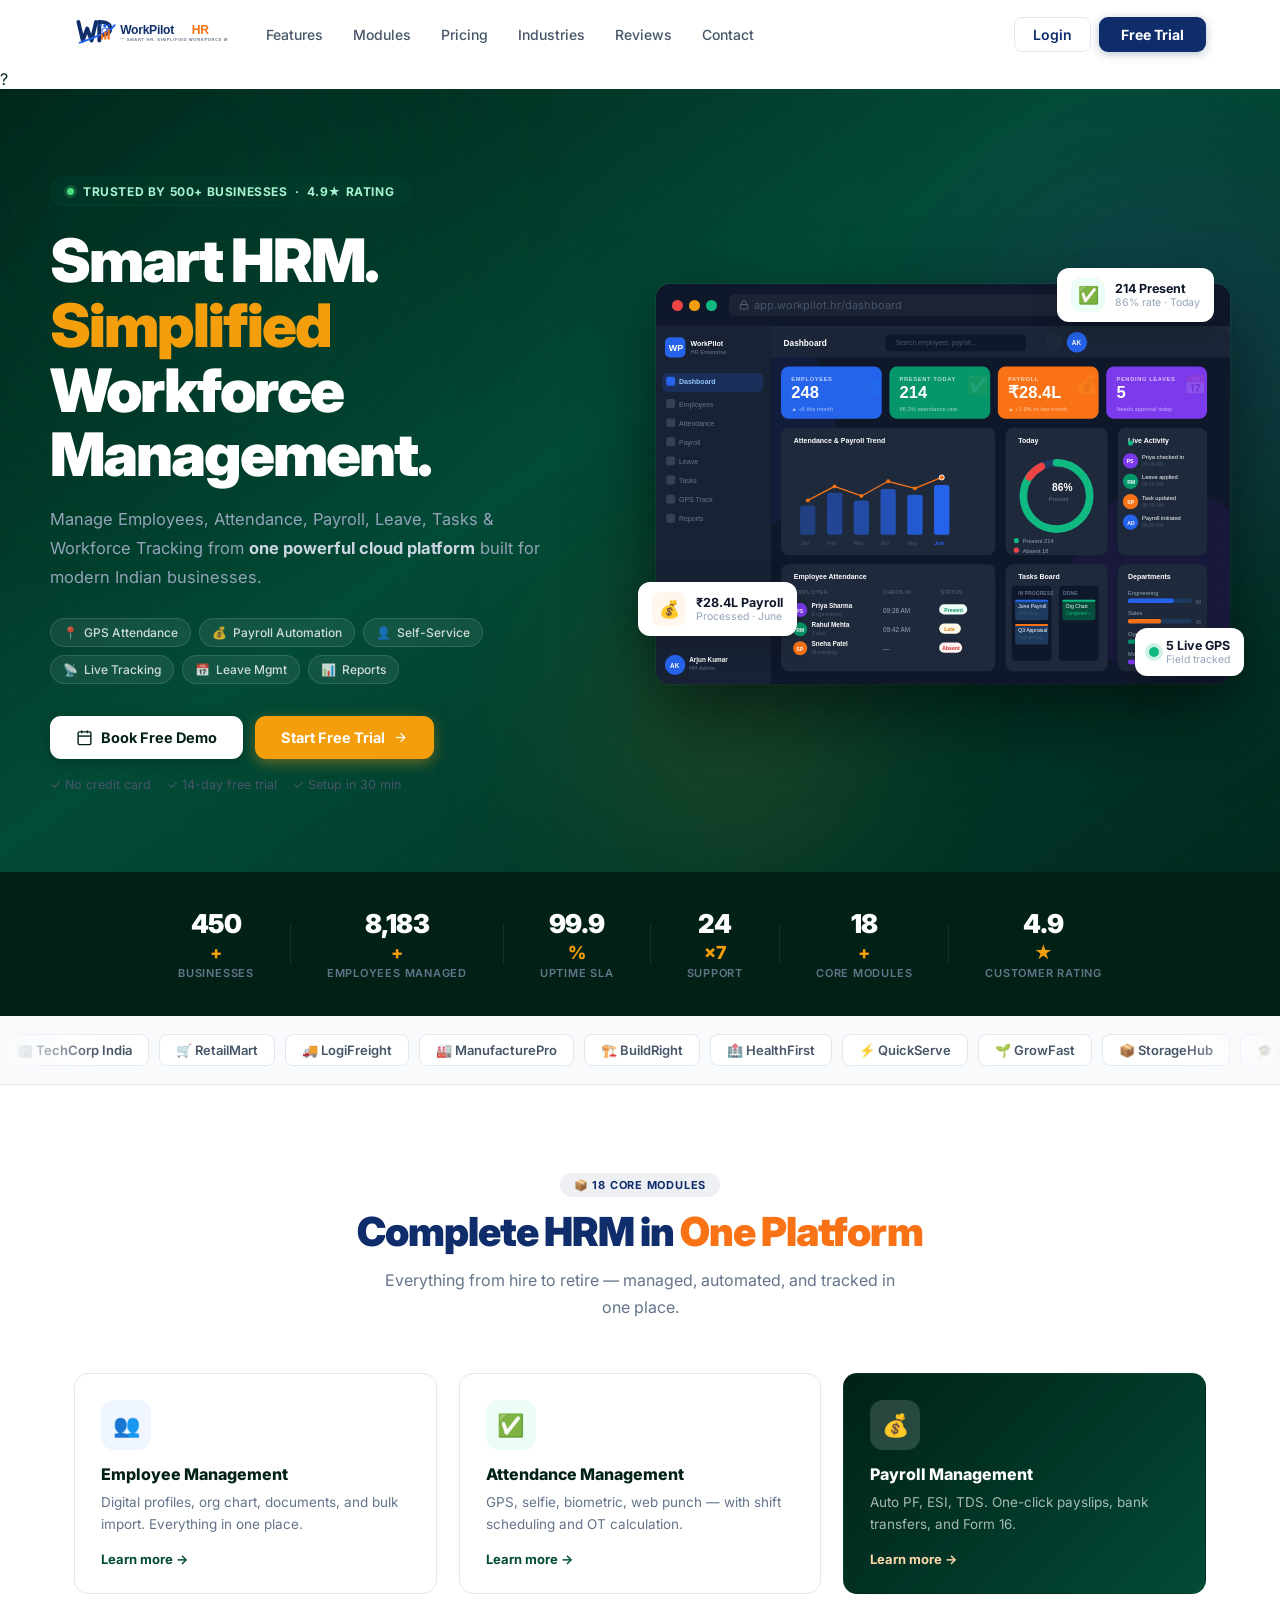
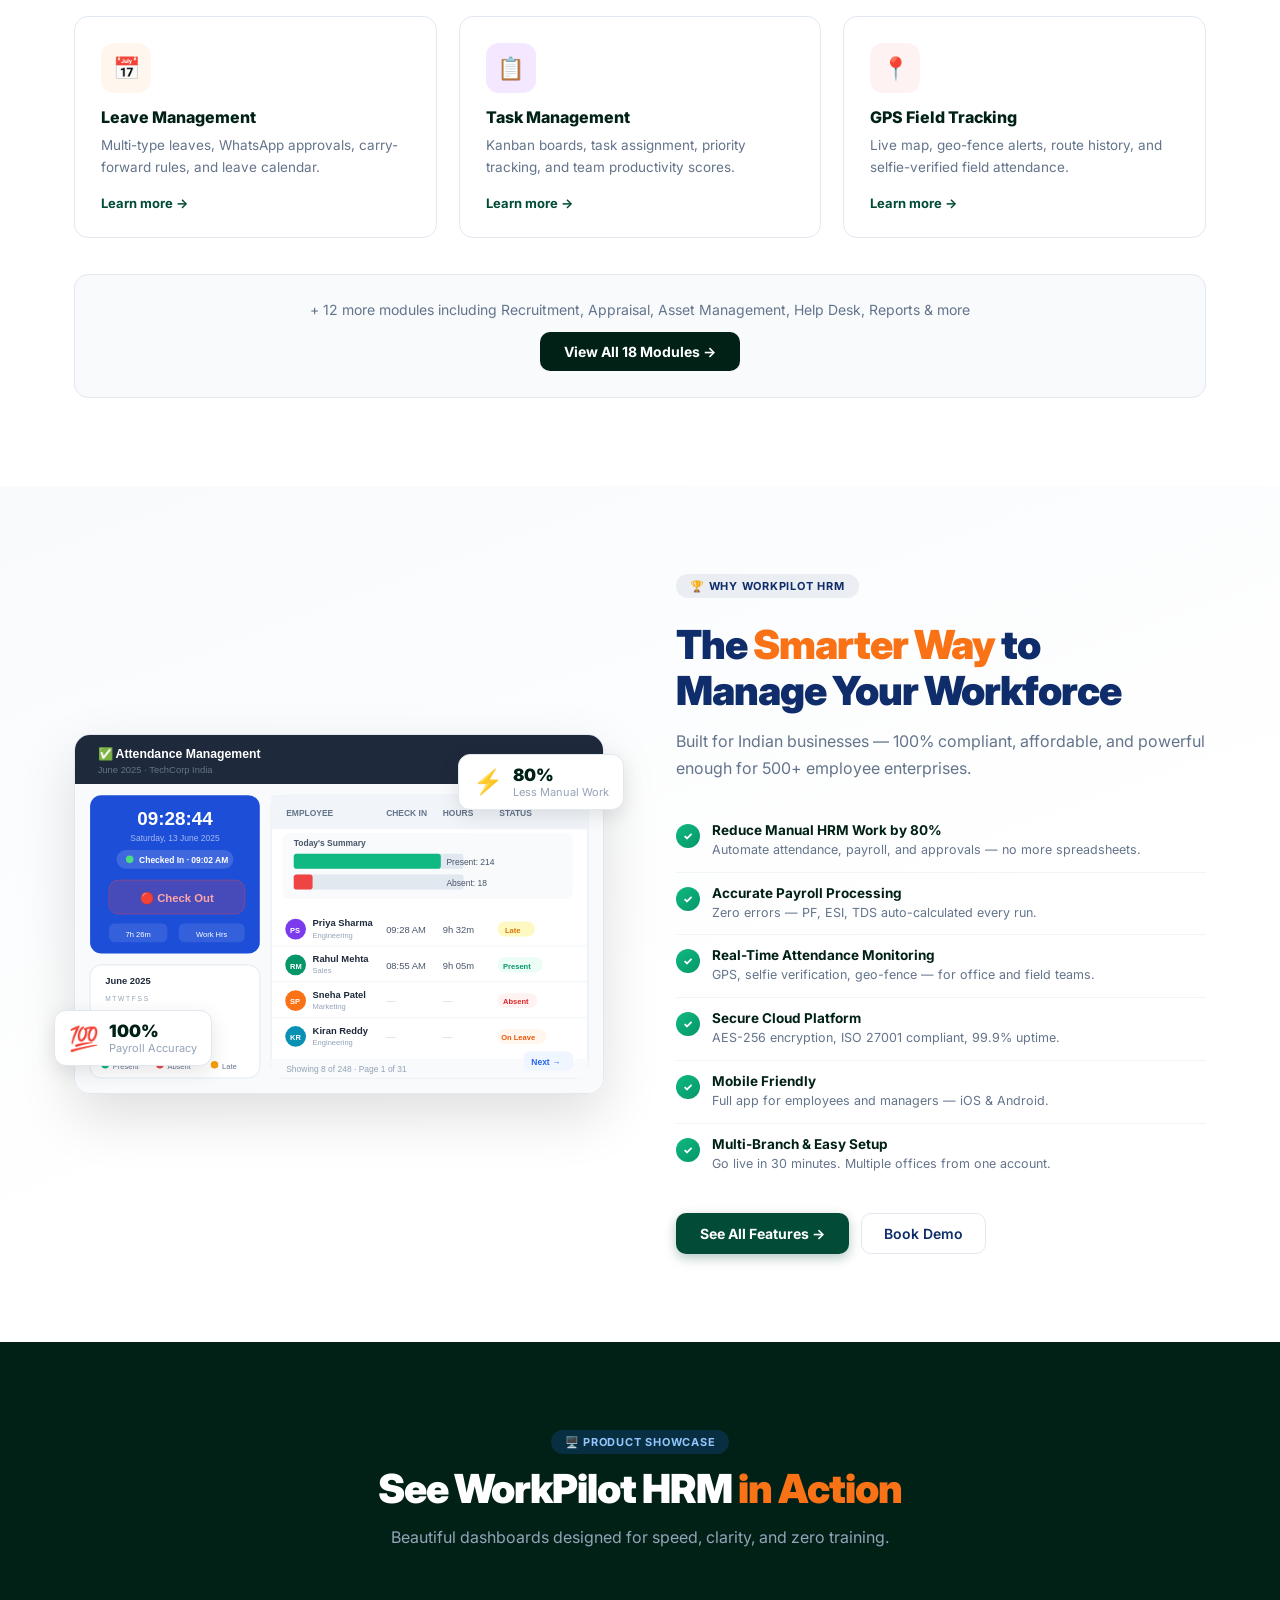
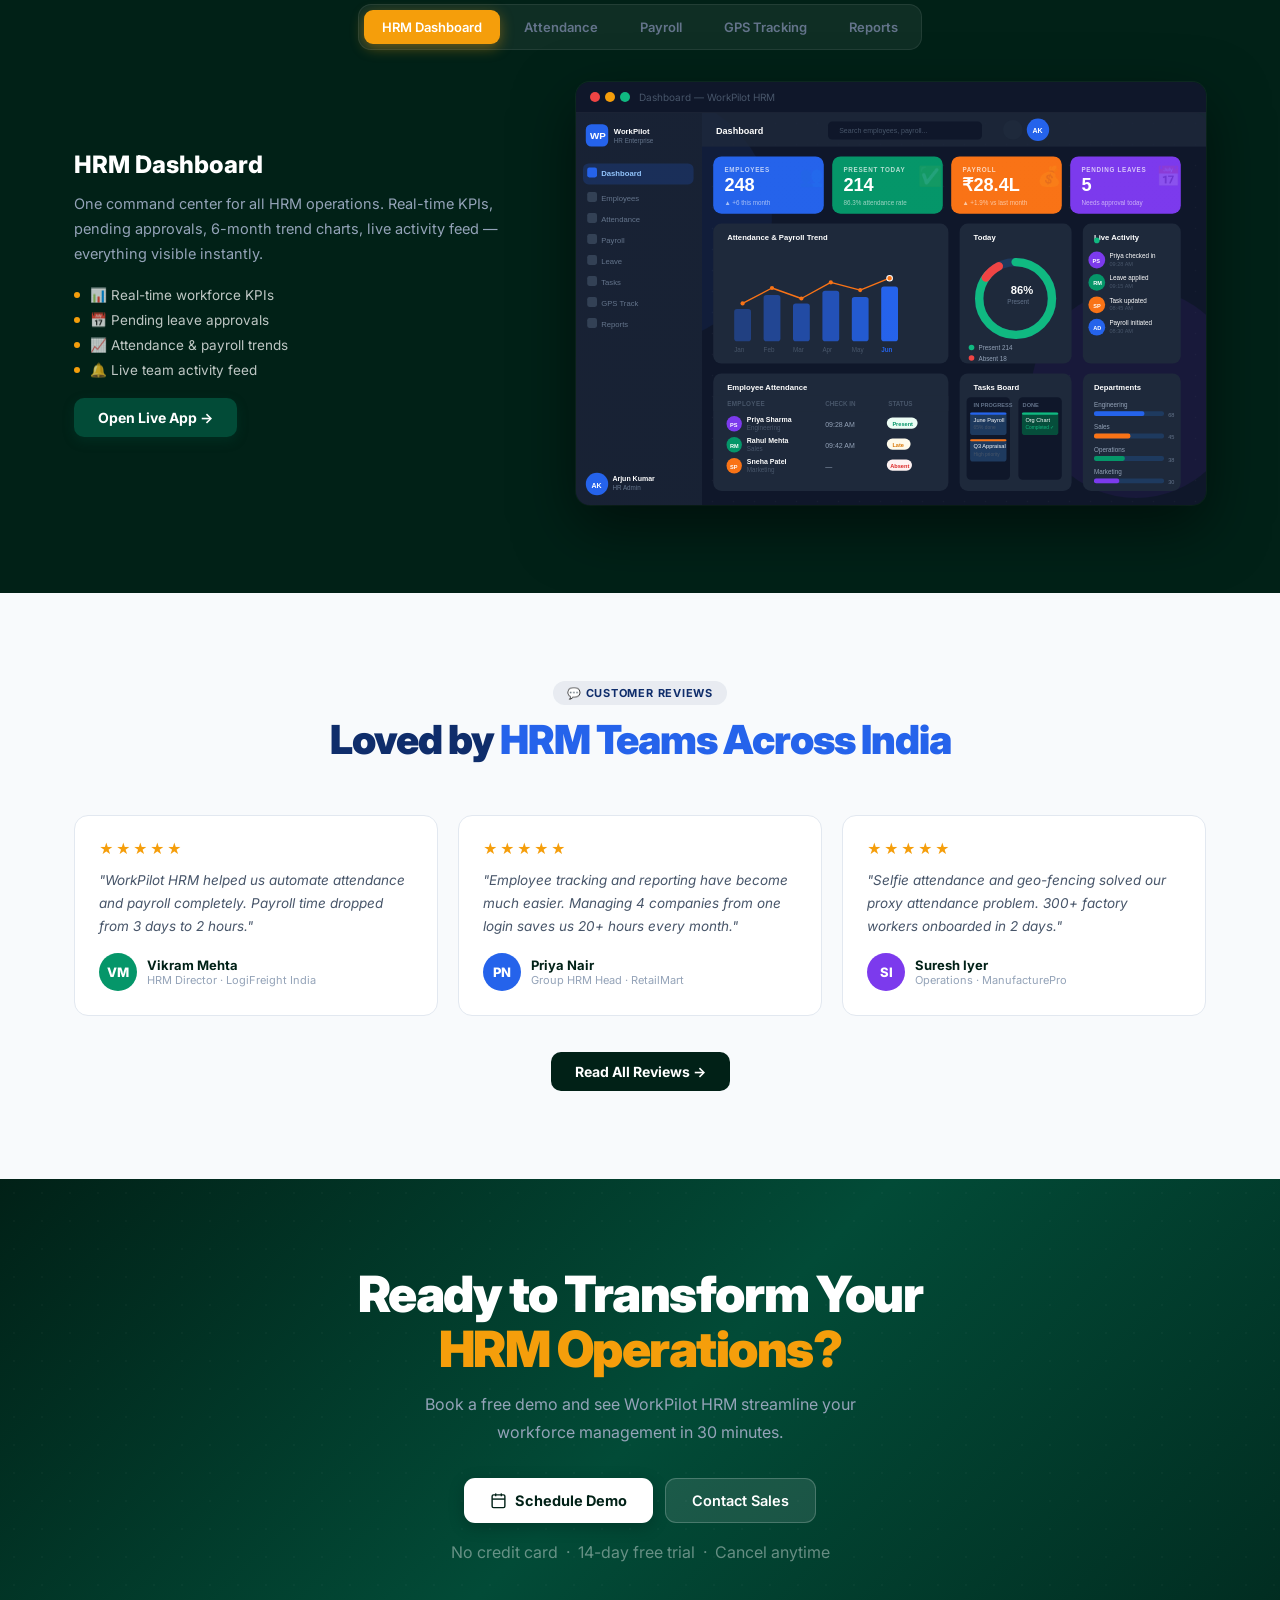
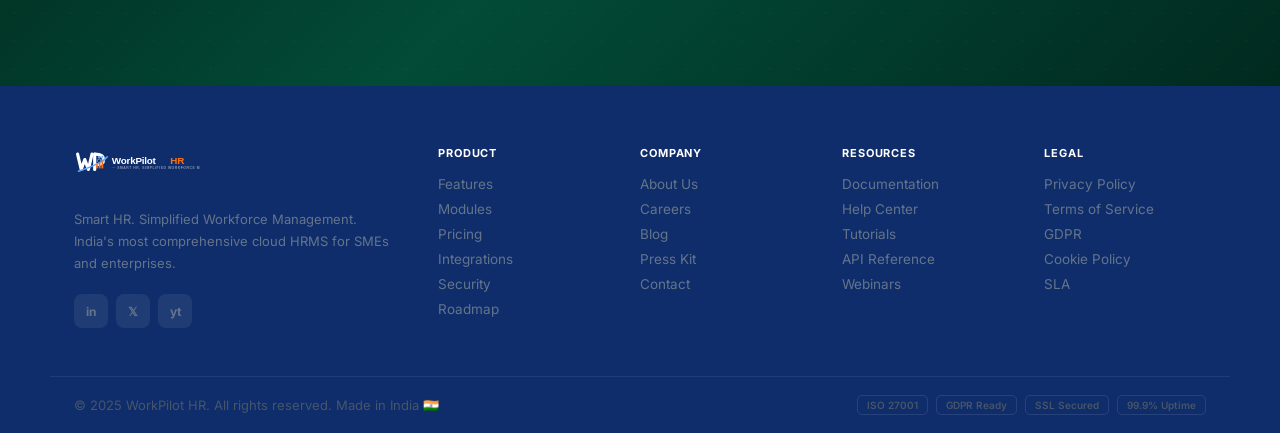
<file: index-home.html>
?<!DOCTYPE html>
<html lang="en">
<head>
  <meta charset="UTF-8"/>
  <meta name="viewport" content="width=device-width,initial-scale=1.0"/>
  <title>WorkPilot HRM — Smart HRM. Simplified Workforce Management.</title>
  <link rel="icon" type="image/svg+xml" href="assets/favicon.svg"/>
  <link rel="preconnect" href="https://fonts.googleapis.com"/>
  <link rel="preconnect" href="https://fonts.gstatic.com" crossorigin/>
  <link href="https://fonts.googleapis.com/css2?family=Inter:wght@300;400;500;600;700;800;900&family=Poppins:wght@300;400;500;600;700;800;900;900&family=Poppins:wght@300;400;500;600;700;800;900&display=swap" rel="stylesheet"/>
  <link rel="stylesheet" href="css/brand.css"/>
  <link rel="stylesheet" href="css/home2.css"/>
</head>
<body>

<!-- NAV injected by shared.js -->

<!-- ══ HERO ══ -->
<section class="h2-hero">
  <div class="h2-hero-bg">
    <div class="h2-orb h2-o1"></div>
    <div class="h2-orb h2-o2"></div>
    <div class="h2-orb h2-o3"></div>
    <div class="h2-dots"></div>
  </div>
  <div class="w h2-hero-inner">
    <!-- Left -->
    <div class="h2-left">
      <div class="h2-pill">
        <span class="h2-live"></span>
        Trusted by 500+ businesses &nbsp;·&nbsp; 4.9★ Rating
      </div>
      <h1 class="h2-title">
        Smart HRM.<br/>
        <span class="h2-orange">Simplified</span><br/>
        Workforce Management.
      </h1>
      <p class="h2-desc">Manage Employees, Attendance, Payroll, Leave, Tasks &amp; Workforce Tracking from <strong>one powerful cloud platform</strong> built for modern Indian businesses.</p>
      <!-- Chips -->
      <div class="h2-chips">
        <div class="h2-chip"><span>📍</span> GPS Attendance</div>
        <div class="h2-chip"><span>💰</span> Payroll Automation</div>
        <div class="h2-chip"><span>👤</span> Self-Service</div>
        <div class="h2-chip"><span>📡</span> Live Tracking</div>
        <div class="h2-chip"><span>📅</span> Leave Mgmt</div>
        <div class="h2-chip"><span>📊</span> Reports</div>
      </div>
      <!-- CTAs -->
      <div class="h2-ctas">
        <a href="contact.html" class="h2-btn-demo">
          <svg width="17" height="17" fill="none" stroke="currentColor" stroke-width="2" viewBox="0 0 24 24"><rect x="3" y="4" width="18" height="18" rx="2"/><line x1="16" y1="2" x2="16" y2="6"/><line x1="8" y1="2" x2="8" y2="6"/><line x1="3" y1="10" x2="21" y2="10"/></svg>
          Book Free Demo
        </a>
        <a href="index.html" class="h2-btn-trial">
          Start Free Trial
          <svg width="15" height="15" fill="none" stroke="currentColor" stroke-width="2" viewBox="0 0 24 24"><line x1="5" y1="12" x2="19" y2="12"/><polyline points="12 5 19 12 12 19"/></svg>
        </a>
      </div>
      <p class="h2-note">✓ No credit card &nbsp;&nbsp; ✓ 14-day free trial &nbsp;&nbsp; ✓ Setup in 30 min</p>
    </div>
    <!-- Right: Screen -->
    <div class="h2-right">
      <div class="h2-screen">
        <div class="h2-chrome">
          <div class="h2-dots2"><span></span><span></span><span></span></div>
          <span class="h2-url">
            <svg width="10" height="10" fill="none" stroke="#64748B" stroke-width="2" viewBox="0 0 24 24"><rect x="3" y="11" width="18" height="11" rx="2"/><path d="M7 11V7a5 5 0 0 1 10 0v4"/></svg>
            app.workpilot.hr/dashboard
          </span>
        </div>
        <img src="assets/images/hero-dashboard.svg" alt="WorkPilot HRM Dashboard" class="h2-screen-img"/>
      </div>
      <!-- Float cards -->
      <div class="h2-fc h2-fc1">
        <div class="h2-fc-icon" style="background:#ECFDF5">✅</div>
        <div><div class="h2-fc-v">214 Present</div><div class="h2-fc-s">86% rate · Today</div></div>
      </div>
      <div class="h2-fc h2-fc2">
        <div class="h2-fc-icon" style="background:#FFF7ED">💰</div>
        <div><div class="h2-fc-v">₹28.4L Payroll</div><div class="h2-fc-s">Processed · June</div></div>
      </div>
      <div class="h2-fc h2-fc3">
        <div style="display:flex;align-items:center;gap:7px">
          <span class="h2-live-dot"></span>
          <div><div class="h2-fc-v">5 Live GPS</div><div class="h2-fc-s">Field tracked</div></div>
        </div>
      </div>
    </div>
  </div>
</section>

<!-- ══ STATS ══ -->
<section class="h2-stats">
  <div class="w">
    <div class="h2-stats-row">
      <div class="h2-stat">
        <span class="h2-stat-n" data-count="500">0</span><span class="h2-stat-p">+</span>
        <span class="h2-stat-l">Businesses</span>
      </div>
      <div class="h2-sdiv"></div>
      <div class="h2-stat">
        <span class="h2-stat-n" data-count="10000">0</span><span class="h2-stat-p">+</span>
        <span class="h2-stat-l">Employees Managed</span>
      </div>
      <div class="h2-sdiv"></div>
      <div class="h2-stat">
        <span class="h2-stat-n">99.9</span><span class="h2-stat-p">%</span>
        <span class="h2-stat-l">Uptime SLA</span>
      </div>
      <div class="h2-sdiv"></div>
      <div class="h2-stat">
        <span class="h2-stat-n">24</span><span class="h2-stat-p">×7</span>
        <span class="h2-stat-l">Support</span>
      </div>
      <div class="h2-sdiv"></div>
      <div class="h2-stat">
        <span class="h2-stat-n" data-count="18">0</span><span class="h2-stat-p">+</span>
        <span class="h2-stat-l">Core Modules</span>
      </div>
      <div class="h2-sdiv"></div>
      <div class="h2-stat">
        <span class="h2-stat-n">4.9</span><span class="h2-stat-p">★</span>
        <span class="h2-stat-l">Customer Rating</span>
      </div>
    </div>
  </div>
</section>

<!-- ══ COMPANY TICKER ══ -->
<div class="h2-ticker-wrap">
  <div class="h2-ticker-fade h2-tf-l"></div>
  <div class="h2-ticker-fade h2-tf-r"></div>
  <div class="h2-ticker">
    <div class="h2-tick-inner">
      <span>🏢 TechCorp India</span><span>🛒 RetailMart</span><span>🚚 LogiFreight</span>
      <span>🏭 ManufacturePro</span><span>🏗️ BuildRight</span><span>🏥 HealthFirst</span>
      <span>⚡ QuickServe</span><span>🌱 GrowFast</span><span>📦 StorageHub</span><span>🎓 EduTech Pro</span>
      <span>🏢 TechCorp India</span><span>🛒 RetailMart</span><span>🚚 LogiFreight</span>
      <span>🏭 ManufacturePro</span><span>🏗️ BuildRight</span><span>🏥 HealthFirst</span>
      <span>⚡ QuickServe</span><span>🌱 GrowFast</span><span>📦 StorageHub</span><span>🎓 EduTech Pro</span>
    </div>
  </div>
</div>

<!-- ══ MODULES PREVIEW ══ -->
<section class="h2-modules">
  <div class="w">
    <div class="sh">
      <div class="sh-tag">📦 18 Core Modules</div>
      <h2 class="sh-title">Complete HRM in <span class="ot">One Platform</span></h2>
      <p class="sh-sub">Everything from hire to retire — managed, automated, and tracked in one place.</p>
    </div>
    <div class="h2-mod-grid">
      <div class="h2-mod reveal" data-delay="0">
        <div class="h2-mod-ic" style="background:#EFF6FF;color:#2563EB">👥</div>
        <h3>Employee Management</h3>
        <p>Digital profiles, org chart, documents, and bulk import. Everything in one place.</p>
        <a href="modules.html#employees">Learn more →</a>
      </div>
      <div class="h2-mod reveal" data-delay="60">
        <div class="h2-mod-ic" style="background:#ECFDF5;color:#059669">✅</div>
        <h3>Attendance Management</h3>
        <p>GPS, selfie, biometric, web punch — with shift scheduling and OT calculation.</p>
        <a href="modules.html#attendance">Learn more →</a>
      </div>
      <div class="h2-mod h2-mod-featured reveal" data-delay="120">
        <div class="h2-mod-ic" style="background:rgba(255,255,255,.15);color:white">💰</div>
        <h3>Payroll Management</h3>
        <p>Auto PF, ESI, TDS. One-click payslips, bank transfers, and Form 16.</p>
        <a href="modules.html#payroll" style="color:#FED7AA">Learn more →</a>
      </div>
      <div class="h2-mod reveal" data-delay="0">
        <div class="h2-mod-ic" style="background:#FFF7ED;color:#F97316">📅</div>
        <h3>Leave Management</h3>
        <p>Multi-type leaves, WhatsApp approvals, carry-forward rules, and leave calendar.</p>
        <a href="modules.html#leave">Learn more →</a>
      </div>
      <div class="h2-mod reveal" data-delay="60">
        <div class="h2-mod-ic" style="background:#F3E8FF;color:#7C3AED">📋</div>
        <h3>Task Management</h3>
        <p>Kanban boards, task assignment, priority tracking, and team productivity scores.</p>
        <a href="modules.html#tasks">Learn more →</a>
      </div>
      <div class="h2-mod reveal" data-delay="120">
        <div class="h2-mod-ic" style="background:#FEF2F2;color:#EF4444">📍</div>
        <h3>GPS Field Tracking</h3>
        <p>Live map, geo-fence alerts, route history, and selfie-verified field attendance.</p>
        <a href="modules.html#gps">Learn more →</a>
      </div>
    </div>
    <div class="h2-mod-more">
      <p>+ 12 more modules including Recruitment, Appraisal, Asset Management, Help Desk, Reports &amp; more</p>
      <a href="modules.html" class="btn-navy">View All 18 Modules →</a>
    </div>
  </div>
</section>

<!-- ══ WHY WORKPILOT ══ -->
<section class="h2-why">
  <div class="w h2-why-grid">
    <div class="h2-why-img reveal">
      <img src="assets/images/attendance-screen.svg" alt="Attendance Module"/>
      <div class="h2-why-badge h2-wb1">
        <span>⚡</span>
        <div><b>80%</b><small>Less Manual Work</small></div>
      </div>
      <div class="h2-why-badge h2-wb2">
        <span>💯</span>
        <div><b>100%</b><small>Payroll Accuracy</small></div>
      </div>
    </div>
    <div class="h2-why-text">
      <div class="sh-tag" style="text-align:left">🏆 Why WorkPilot HRM</div>
      <h2 class="sh-title" style="text-align:left;margin:12px 0 14px">The <span class="ot">Smarter Way</span> to<br/>Manage Your Workforce</h2>
      <p class="sh-sub" style="text-align:left;margin:0 0 28px">Built for Indian businesses — 100% compliant, affordable, and powerful enough for 500+ employee enterprises.</p>
      <div class="h2-why-list">
        <div class="h2-wi reveal" data-delay="0"><div class="h2-wi-ck">✓</div><div><b>Reduce Manual HRM Work by 80%</b><p>Automate attendance, payroll, and approvals — no more spreadsheets.</p></div></div>
        <div class="h2-wi reveal" data-delay="50"><div class="h2-wi-ck">✓</div><div><b>Accurate Payroll Processing</b><p>Zero errors — PF, ESI, TDS auto-calculated every run.</p></div></div>
        <div class="h2-wi reveal" data-delay="100"><div class="h2-wi-ck">✓</div><div><b>Real-Time Attendance Monitoring</b><p>GPS, selfie verification, geo-fence — for office and field teams.</p></div></div>
        <div class="h2-wi reveal" data-delay="150"><div class="h2-wi-ck">✓</div><div><b>Secure Cloud Platform</b><p>AES-256 encryption, ISO 27001 compliant, 99.9% uptime.</p></div></div>
        <div class="h2-wi reveal" data-delay="200"><div class="h2-wi-ck">✓</div><div><b>Mobile Friendly</b><p>Full app for employees and managers — iOS &amp; Android.</p></div></div>
        <div class="h2-wi reveal" data-delay="250"><div class="h2-wi-ck">✓</div><div><b>Multi-Branch &amp; Easy Setup</b><p>Go live in 30 minutes. Multiple offices from one account.</p></div></div>
      </div>
      <div style="margin-top:28px;display:flex;gap:12px;flex-wrap:wrap">
        <a href="features.html" class="btn-primary">See All Features →</a>
        <a href="contact.html" class="btn-outline" style="color:var(--brand-navy);border-color:#E2E8F0">Book Demo</a>
      </div>
    </div>
  </div>
</section>

<!-- ══ DASHBOARD TABS ══ -->
<section class="h2-showcase">
  <div class="w">
    <div class="sh">
      <div class="sh-tag" style="background:rgba(37,99,235,.2);color:#93C5FD">🖥️ Product Showcase</div>
      <h2 class="sh-title" style="color:white">See WorkPilot HRM <span style="color:#F97316">in Action</span></h2>
      <p class="sh-sub" style="color:#94A3B8">Beautiful dashboards designed for speed, clarity, and zero training.</p>
    </div>
    <div class="h2-tabs">
      <button class="h2-tab active" onclick="switchTab(this,'ht-hr')">HRM Dashboard</button>
      <button class="h2-tab" onclick="switchTab(this,'ht-att')">Attendance</button>
      <button class="h2-tab" onclick="switchTab(this,'ht-pay')">Payroll</button>
      <button class="h2-tab" onclick="switchTab(this,'ht-gps')">GPS Tracking</button>
      <button class="h2-tab" onclick="switchTab(this,'ht-rep')">Reports</button>
    </div>
    <div class="h2-tab-panels">
      <div class="h2-panel active" id="ht-hr">
        <div class="h2-panel-grid">
          <div class="h2-panel-text">
            <h3>HRM Dashboard</h3>
            <p>One command center for all HRM operations. Real-time KPIs, pending approvals, 6-month trend charts, live activity feed — everything visible instantly.</p>
            <ul>
              <li>📊 Real-time workforce KPIs</li>
              <li>📅 Pending leave approvals</li>
              <li>📈 Attendance &amp; payroll trends</li>
              <li>🔔 Live team activity feed</li>
            </ul>
            <a href="index.html" class="btn-primary" style="margin-top:20px">Open Live App →</a>
          </div>
          <div class="h2-panel-img">
            <div class="h2-mock">
              <div class="h2-mock-bar"><div class="h2-mock-dots"><span></span><span></span><span></span></div><span>Dashboard — WorkPilot HRM</span></div>
              <img src="assets/images/hero-dashboard.svg" alt="HRM Dashboard"/>
            </div>
          </div>
        </div>
      </div>
      <div class="h2-panel" id="ht-att">
        <div class="h2-panel-grid">
          <div class="h2-panel-text">
            <h3>Attendance Dashboard</h3>
            <p>Monitor daily attendance across your entire workforce. GPS-verified check-ins, biometric sync, late alerts, and detailed monthly calendar view.</p>
            <ul>
              <li>📍 GPS-verified check-in</li>
              <li>📸 Selfie attendance</li>
              <li>⏰ Late arrival alerts</li>
              <li>📆 Monthly calendar view</li>
            </ul>
            <a href="index.html" class="btn-primary" style="margin-top:20px">Open Live App →</a>
          </div>
          <div class="h2-panel-img">
            <div class="h2-mock">
              <div class="h2-mock-bar"><div class="h2-mock-dots"><span></span><span></span><span></span></div><span>Attendance — WorkPilot HRM</span></div>
              <img src="assets/images/attendance-screen.svg" alt="Attendance"/>
            </div>
          </div>
        </div>
      </div>
      <div class="h2-panel" id="ht-pay">
        <div class="h2-panel-grid">
          <div class="h2-panel-text">
            <h3>Payroll Dashboard</h3>
            <p>Process payroll for hundreds of employees in minutes. Auto-compute PF, ESI, TDS, and generate payslips with one click.</p>
            <ul>
              <li>💰 Auto salary computation</li>
              <li>📄 One-click payslips</li>
              <li>🏦 Bank transfer integration</li>
              <li>📋 Form 16 &amp; compliance</li>
            </ul>
            <a href="index.html" class="btn-primary" style="margin-top:20px">Open Live App →</a>
          </div>
          <div class="h2-panel-img">
            <div class="h2-mock">
              <div class="h2-mock-bar"><div class="h2-mock-dots"><span></span><span></span><span></span></div><span>Payroll — WorkPilot HRM</span></div>
              <img src="assets/images/payroll-screen.svg" alt="Payroll"/>
            </div>
          </div>
        </div>
      </div>
      <div class="h2-panel" id="ht-gps">
        <div class="h2-panel-grid">
          <div class="h2-panel-text">
            <h3>GPS Tracking Dashboard</h3>
            <p>See exactly where every field employee is, right now. Live map, geo-fence alerts, route history, and automatic location-based attendance.</p>
            <ul>
              <li>🗺️ Live employee map</li>
              <li>🔒 Geo-fence zones</li>
              <li>📡 Route history</li>
              <li>📱 Offline-capable</li>
            </ul>
            <a href="index.html" class="btn-primary" style="margin-top:20px">Open Live App →</a>
          </div>
          <div class="h2-panel-img">
            <div class="h2-mock">
              <div class="h2-mock-bar"><div class="h2-mock-dots"><span></span><span></span><span></span></div><span>GPS Tracking — WorkPilot HRM</span></div>
              <img src="assets/images/gps-screen.svg" alt="GPS Tracking"/>
            </div>
          </div>
        </div>
      </div>
      <div class="h2-panel" id="ht-rep">
        <div class="h2-panel-grid">
          <div class="h2-panel-text">
            <h3>Reports &amp; Analytics</h3>
            <p>30+ built-in reports. Custom dashboards. Export to Excel &amp; PDF. Connect via API. Full compliance reports for PF, ESI, TDS.</p>
            <ul>
              <li>📊 30+ report templates</li>
              <li>📈 Custom dashboards</li>
              <li>⬇️ Excel &amp; PDF export</li>
              <li>🔌 REST API access</li>
            </ul>
            <a href="index.html" class="btn-primary" style="margin-top:20px">Open Live App →</a>
          </div>
          <div class="h2-panel-img">
            <div class="h2-mock">
              <div class="h2-mock-bar"><div class="h2-mock-dots"><span></span><span></span><span></span></div><span>Reports — WorkPilot HRM</span></div>
              <img src="assets/images/appraisal-screen.svg" alt="Reports"/>
            </div>
          </div>
        </div>
      </div>
    </div>
  </div>
</section>

<!-- ══ TESTIMONIALS PREVIEW ══ -->
<section class="h2-testi">
  <div class="w">
    <div class="sh">
      <div class="sh-tag">💬 Customer Reviews</div>
      <h2 class="sh-title">Loved by <span class="bt">HRM Teams Across India</span></h2>
    </div>
    <div class="h2-testi-grid">
      <div class="h2-tc reveal" data-delay="0">
        <div class="h2-tc-stars">★★★★★</div>
        <p>"WorkPilot HRM helped us automate attendance and payroll completely. Payroll time dropped from 3 days to 2 hours."</p>
        <div class="h2-tc-auth"><div class="h2-tc-av" style="background:#059669">VM</div><div><b>Vikram Mehta</b><small>HRM Director · LogiFreight India</small></div></div>
      </div>
      <div class="h2-tc reveal" data-delay="80">
        <div class="h2-tc-stars">★★★★★</div>
        <p>"Employee tracking and reporting have become much easier. Managing 4 companies from one login saves us 20+ hours every month."</p>
        <div class="h2-tc-auth"><div class="h2-tc-av" style="background:#2563EB">PN</div><div><b>Priya Nair</b><small>Group HRM Head · RetailMart</small></div></div>
      </div>
      <div class="h2-tc reveal" data-delay="160">
        <div class="h2-tc-stars">★★★★★</div>
        <p>"Selfie attendance and geo-fencing solved our proxy attendance problem. 300+ factory workers onboarded in 2 days."</p>
        <div class="h2-tc-auth"><div class="h2-tc-av" style="background:#7C3AED">SI</div><div><b>Suresh Iyer</b><small>Operations · ManufacturePro</small></div></div>
      </div>
    </div>
    <div style="text-align:center;margin-top:36px">
      <a href="testimonials.html" class="btn-navy">Read All Reviews →</a>
    </div>
  </div>
</section>

<!-- ══ FINAL CTA ══ -->
<section class="h2-cta">
  <div class="h2-cta-bg"></div>
  <div class="w h2-cta-inner">
    <h2>Ready to Transform Your<br/><span>HRM Operations?</span></h2>
    <p>Book a free demo and see WorkPilot HRM streamline your workforce management in 30 minutes.</p>
    <div class="h2-cta-btns">
      <a href="contact.html" class="h2-btn-demo">
        <svg width="17" height="17" fill="none" stroke="currentColor" stroke-width="2" viewBox="0 0 24 24"><rect x="3" y="4" width="18" height="18" rx="2"/><line x1="16" y1="2" x2="16" y2="6"/><line x1="8" y1="2" x2="8" y2="6"/><line x1="3" y1="10" x2="21" y2="10"/></svg>
        Schedule Demo
      </a>
      <a href="contact.html" class="h2-btn-ghost">Contact Sales</a>
    </div>
    <p class="h2-note" style="color:rgba(255,255,255,.4)">No credit card &nbsp;·&nbsp; 14-day free trial &nbsp;·&nbsp; Cancel anytime</p>
  </div>
</section>

<!-- FOOTER injected by shared.js -->

<script src="js/shared.js"></script>
<script>
injectNav('');
injectFooter();

function switchTab(btn, id) {
  document.querySelectorAll('.h2-tab').forEach(b => b.classList.remove('active'));
  btn.classList.add('active');
  document.querySelectorAll('.h2-panel').forEach(p => p.classList.remove('active'));
  document.getElementById(id).classList.add('active');
}
</script>
</body>
</html>
</file>
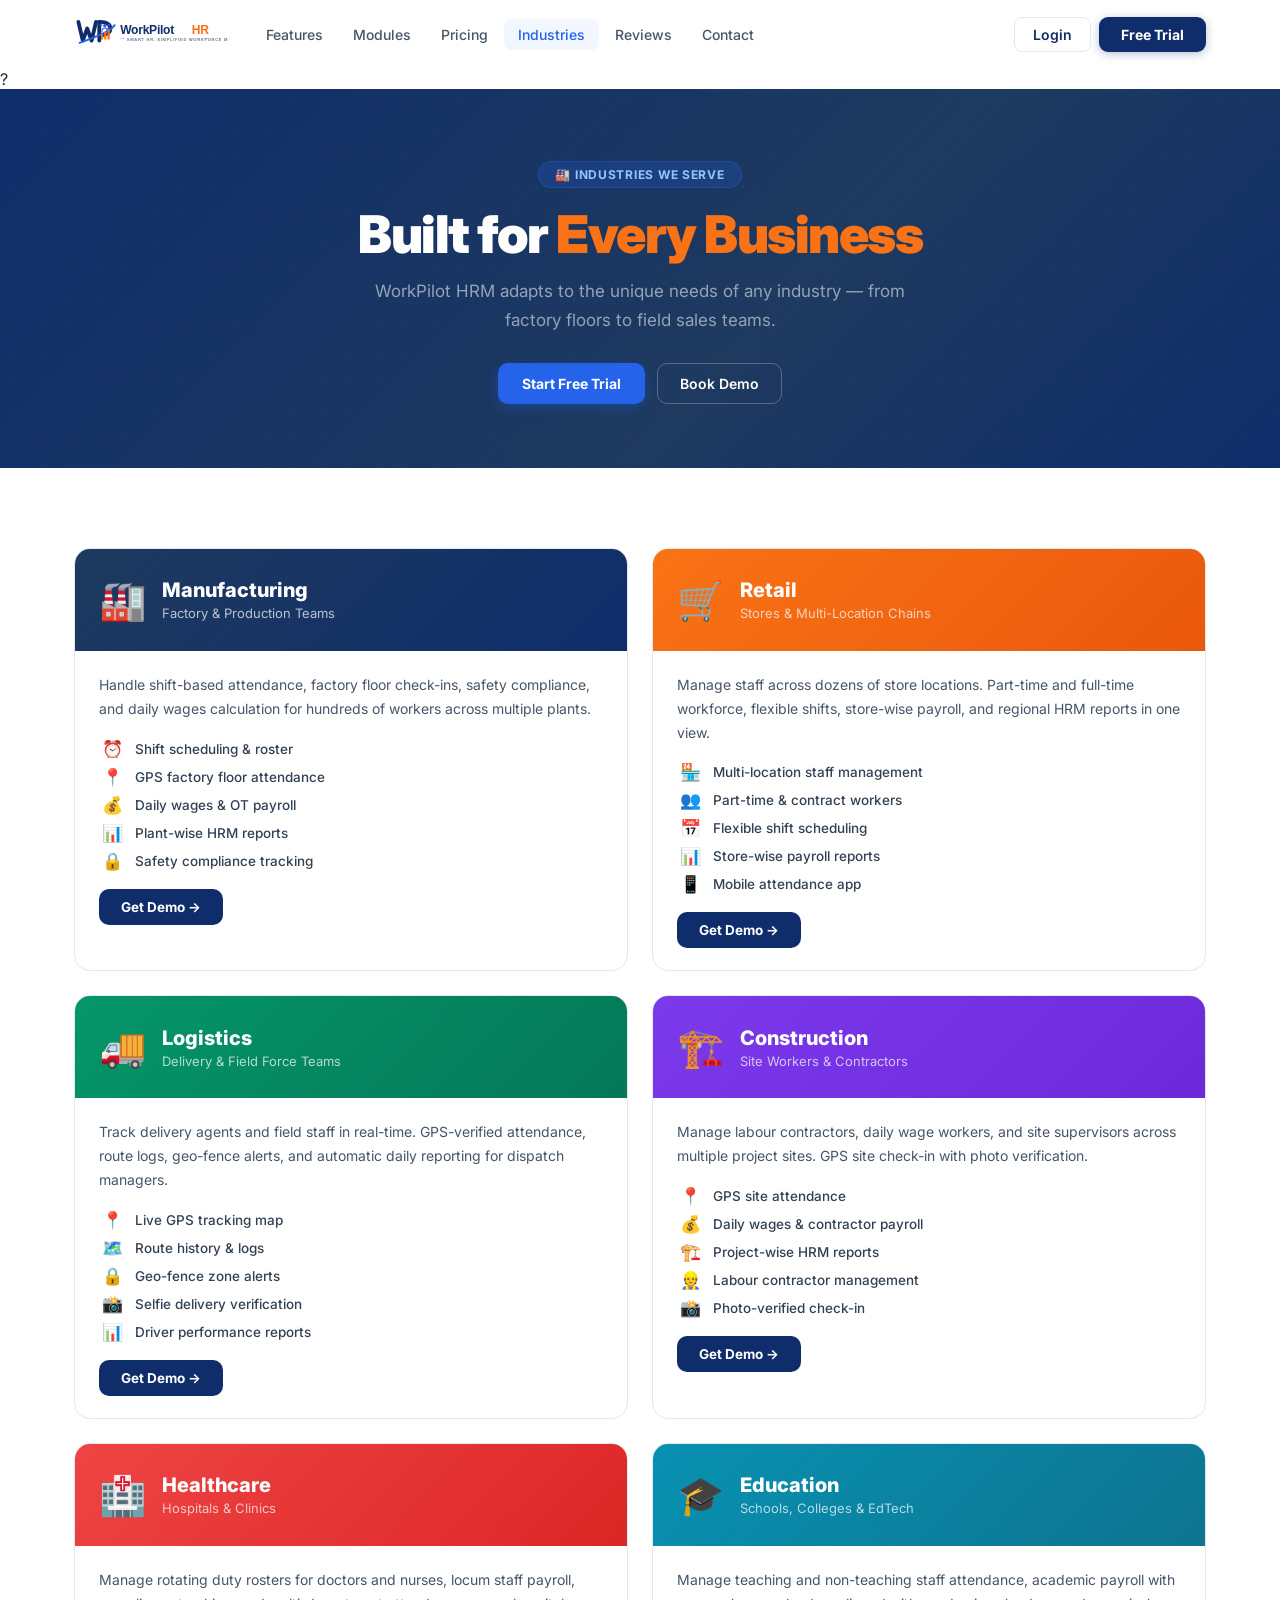
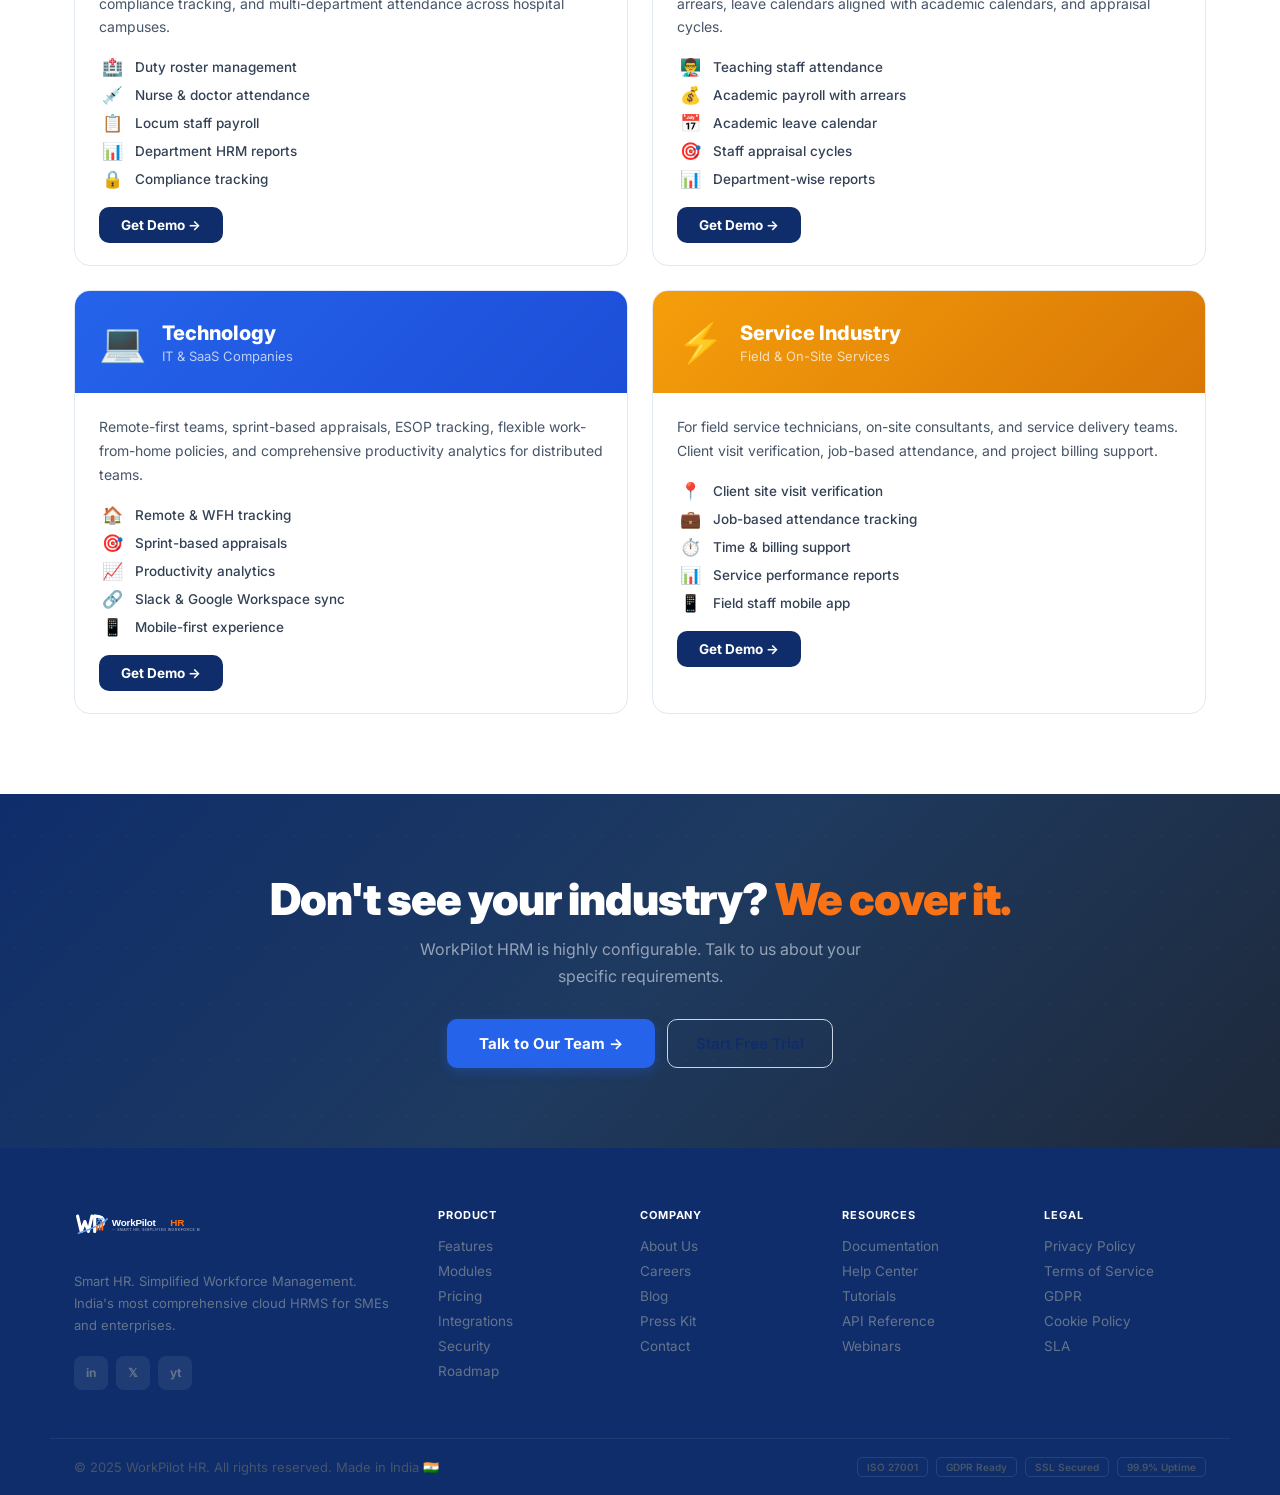
<file: industries.html>
?<!DOCTYPE html>
<html lang="en">
<head>
  <meta charset="UTF-8"/><meta name="viewport" content="width=device-width,initial-scale=1.0"/>
  <title>Industries — WorkPilot HRM</title>
  <link rel="icon" href="assets/favicon.svg"/>
  <link href="https://fonts.googleapis.com/css2?family=Inter:wght@300;400;500;600;700;800;900&family=Poppins:wght@300;400;500;600;700;800;900&display=swap" rel="stylesheet"/>
  <link rel="stylesheet" href="css/brand.css"/>
  <link rel="stylesheet" href="css/pages.css"/>
</head>
<body>
<div class="page-hero">
  <div class="page-hero-tag">🏭 Industries We Serve</div>
  <h1>Built for <span>Every Business</span></h1>
  <p>WorkPilot HRM adapts to the unique needs of any industry — from factory floors to field sales teams.</p>
  <div class="page-hero-btns">
    <a href="index.html" class="btn-primary">Start Free Trial</a>
    <a href="contact.html" class="btn-outline">Book Demo</a>
  </div>
</div>

<section class="pg-section">
  <div class="w">
    <div class="ind-detail-grid">

      <div class="id-card reveal">
        <div class="id-header" style="background:linear-gradient(135deg,#1E3A5F,#0F2D6B)">
          <span class="id-icon">🏭</span>
          <div><h3>Manufacturing</h3><p>Factory &amp; Production Teams</p></div>
        </div>
        <div class="id-body">
          <p>Handle shift-based attendance, factory floor check-ins, safety compliance, and daily wages calculation for hundreds of workers across multiple plants.</p>
          <div class="id-features">
            <div class="id-feat"><span>⏰</span> Shift scheduling &amp; roster</div>
            <div class="id-feat"><span>📍</span> GPS factory floor attendance</div>
            <div class="id-feat"><span>💰</span> Daily wages &amp; OT payroll</div>
            <div class="id-feat"><span>📊</span> Plant-wise HRM reports</div>
            <div class="id-feat"><span>🔒</span> Safety compliance tracking</div>
          </div>
          <a href="contact.html" class="btn-navy" style="margin-top:18px">Get Demo →</a>
        </div>
      </div>

      <div class="id-card reveal" data-delay="60">
        <div class="id-header" style="background:linear-gradient(135deg,#F97316,#EA580C)">
          <span class="id-icon">🛒</span>
          <div><h3>Retail</h3><p>Stores &amp; Multi-Location Chains</p></div>
        </div>
        <div class="id-body">
          <p>Manage staff across dozens of store locations. Part-time and full-time workforce, flexible shifts, store-wise payroll, and regional HRM reports in one view.</p>
          <div class="id-features">
            <div class="id-feat"><span>🏪</span> Multi-location staff management</div>
            <div class="id-feat"><span>👥</span> Part-time &amp; contract workers</div>
            <div class="id-feat"><span>📅</span> Flexible shift scheduling</div>
            <div class="id-feat"><span>📊</span> Store-wise payroll reports</div>
            <div class="id-feat"><span>📱</span> Mobile attendance app</div>
          </div>
          <a href="contact.html" class="btn-navy" style="margin-top:18px">Get Demo →</a>
        </div>
      </div>

      <div class="id-card reveal" data-delay="120">
        <div class="id-header" style="background:linear-gradient(135deg,#059669,#047857)">
          <span class="id-icon">🚚</span>
          <div><h3>Logistics</h3><p>Delivery &amp; Field Force Teams</p></div>
        </div>
        <div class="id-body">
          <p>Track delivery agents and field staff in real-time. GPS-verified attendance, route logs, geo-fence alerts, and automatic daily reporting for dispatch managers.</p>
          <div class="id-features">
            <div class="id-feat"><span>📍</span> Live GPS tracking map</div>
            <div class="id-feat"><span>🗺️</span> Route history &amp; logs</div>
            <div class="id-feat"><span>🔒</span> Geo-fence zone alerts</div>
            <div class="id-feat"><span>📸</span> Selfie delivery verification</div>
            <div class="id-feat"><span>📊</span> Driver performance reports</div>
          </div>
          <a href="contact.html" class="btn-navy" style="margin-top:18px">Get Demo →</a>
        </div>
      </div>

      <div class="id-card reveal">
        <div class="id-header" style="background:linear-gradient(135deg,#7C3AED,#6D28D9)">
          <span class="id-icon">🏗️</span>
          <div><h3>Construction</h3><p>Site Workers &amp; Contractors</p></div>
        </div>
        <div class="id-body">
          <p>Manage labour contractors, daily wage workers, and site supervisors across multiple project sites. GPS site check-in with photo verification.</p>
          <div class="id-features">
            <div class="id-feat"><span>📍</span> GPS site attendance</div>
            <div class="id-feat"><span>💰</span> Daily wages &amp; contractor payroll</div>
            <div class="id-feat"><span>🏗️</span> Project-wise HRM reports</div>
            <div class="id-feat"><span>👷</span> Labour contractor management</div>
            <div class="id-feat"><span>📸</span> Photo-verified check-in</div>
          </div>
          <a href="contact.html" class="btn-navy" style="margin-top:18px">Get Demo →</a>
        </div>
      </div>

      <div class="id-card reveal" data-delay="60">
        <div class="id-header" style="background:linear-gradient(135deg,#EF4444,#DC2626)">
          <span class="id-icon">🏥</span>
          <div><h3>Healthcare</h3><p>Hospitals &amp; Clinics</p></div>
        </div>
        <div class="id-body">
          <p>Manage rotating duty rosters for doctors and nurses, locum staff payroll, compliance tracking, and multi-department attendance across hospital campuses.</p>
          <div class="id-features">
            <div class="id-feat"><span>🏥</span> Duty roster management</div>
            <div class="id-feat"><span>💉</span> Nurse &amp; doctor attendance</div>
            <div class="id-feat"><span>📋</span> Locum staff payroll</div>
            <div class="id-feat"><span>📊</span> Department HRM reports</div>
            <div class="id-feat"><span>🔒</span> Compliance tracking</div>
          </div>
          <a href="contact.html" class="btn-navy" style="margin-top:18px">Get Demo →</a>
        </div>
      </div>

      <div class="id-card reveal" data-delay="120">
        <div class="id-header" style="background:linear-gradient(135deg,#0891B2,#0E7490)">
          <span class="id-icon">🎓</span>
          <div><h3>Education</h3><p>Schools, Colleges &amp; EdTech</p></div>
        </div>
        <div class="id-body">
          <p>Manage teaching and non-teaching staff attendance, academic payroll with arrears, leave calendars aligned with academic calendars, and appraisal cycles.</p>
          <div class="id-features">
            <div class="id-feat"><span>👨‍🏫</span> Teaching staff attendance</div>
            <div class="id-feat"><span>💰</span> Academic payroll with arrears</div>
            <div class="id-feat"><span>📅</span> Academic leave calendar</div>
            <div class="id-feat"><span>🎯</span> Staff appraisal cycles</div>
            <div class="id-feat"><span>📊</span> Department-wise reports</div>
          </div>
          <a href="contact.html" class="btn-navy" style="margin-top:18px">Get Demo →</a>
        </div>
      </div>

      <div class="id-card reveal">
        <div class="id-header" style="background:linear-gradient(135deg,#2563EB,#1D4ED8)">
          <span class="id-icon">💻</span>
          <div><h3>Technology</h3><p>IT &amp; SaaS Companies</p></div>
        </div>
        <div class="id-body">
          <p>Remote-first teams, sprint-based appraisals, ESOP tracking, flexible work-from-home policies, and comprehensive productivity analytics for distributed teams.</p>
          <div class="id-features">
            <div class="id-feat"><span>🏠</span> Remote &amp; WFH tracking</div>
            <div class="id-feat"><span>🎯</span> Sprint-based appraisals</div>
            <div class="id-feat"><span>📈</span> Productivity analytics</div>
            <div class="id-feat"><span>🔗</span> Slack &amp; Google Workspace sync</div>
            <div class="id-feat"><span>📱</span> Mobile-first experience</div>
          </div>
          <a href="contact.html" class="btn-navy" style="margin-top:18px">Get Demo →</a>
        </div>
      </div>

      <div class="id-card reveal" data-delay="60">
        <div class="id-header" style="background:linear-gradient(135deg,#F59E0B,#D97706)">
          <span class="id-icon">⚡</span>
          <div><h3>Service Industry</h3><p>Field &amp; On-Site Services</p></div>
        </div>
        <div class="id-body">
          <p>For field service technicians, on-site consultants, and service delivery teams. Client visit verification, job-based attendance, and project billing support.</p>
          <div class="id-features">
            <div class="id-feat"><span>📍</span> Client site visit verification</div>
            <div class="id-feat"><span>💼</span> Job-based attendance tracking</div>
            <div class="id-feat"><span>⏱️</span> Time &amp; billing support</div>
            <div class="id-feat"><span>📊</span> Service performance reports</div>
            <div class="id-feat"><span>📱</span> Field staff mobile app</div>
          </div>
          <a href="contact.html" class="btn-navy" style="margin-top:18px">Get Demo →</a>
        </div>
      </div>

    </div>
  </div>
</section>

<section class="pg-cta"><div class="w" style="text-align:center"><h2>Don't see your industry? <span>We cover it.</span></h2><p>WorkPilot HRM is highly configurable. Talk to us about your specific requirements.</p><div style="display:flex;gap:12px;justify-content:center;flex-wrap:wrap"><a href="contact.html" class="btn-primary" style="padding:14px 32px;font-size:15px">Talk to Our Team →</a><a href="index.html" class="btn-outline" style="padding:14px 28px;font-size:15px;color:#0F2D6B;border-color:#CBD5E1">Start Free Trial</a></div></div></section>

<script src="js/shared.js"></script>
<script>injectNav('industries.html');injectFooter();</script>
</body>
</html>
</file>
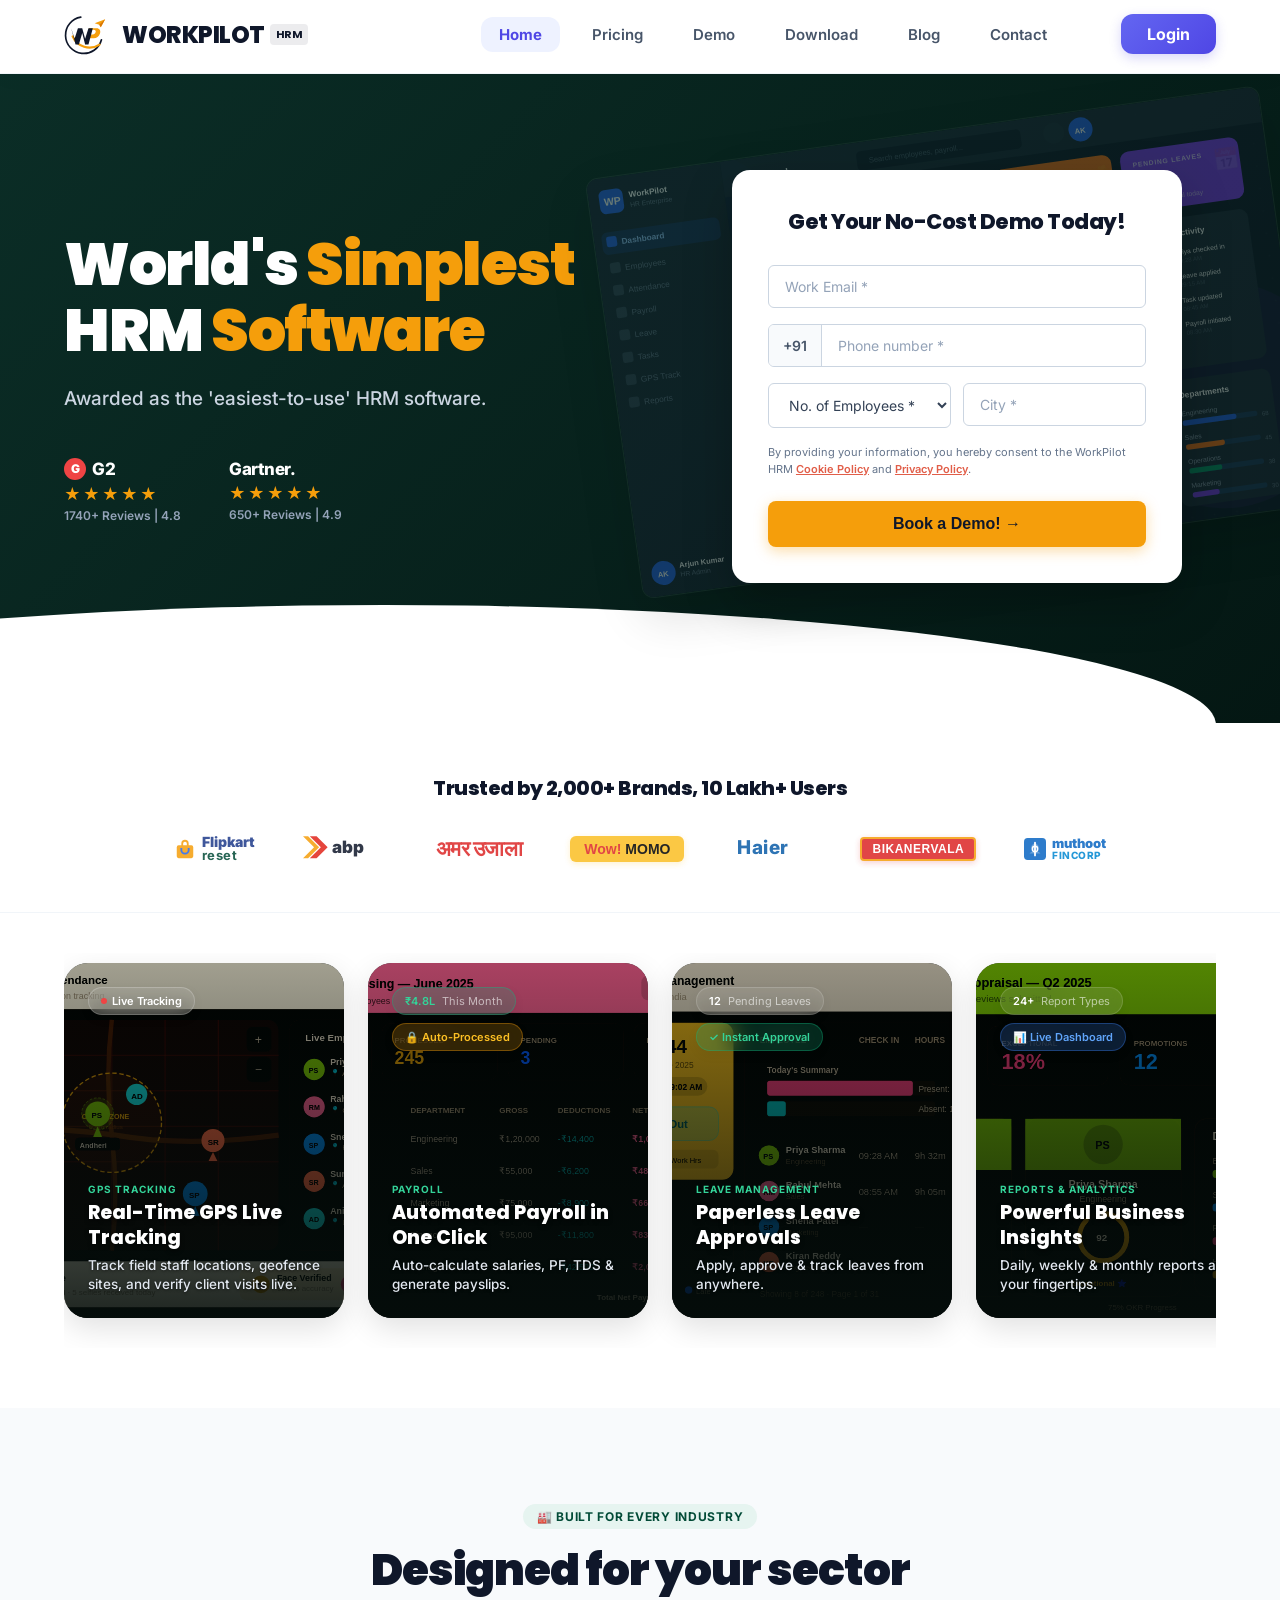
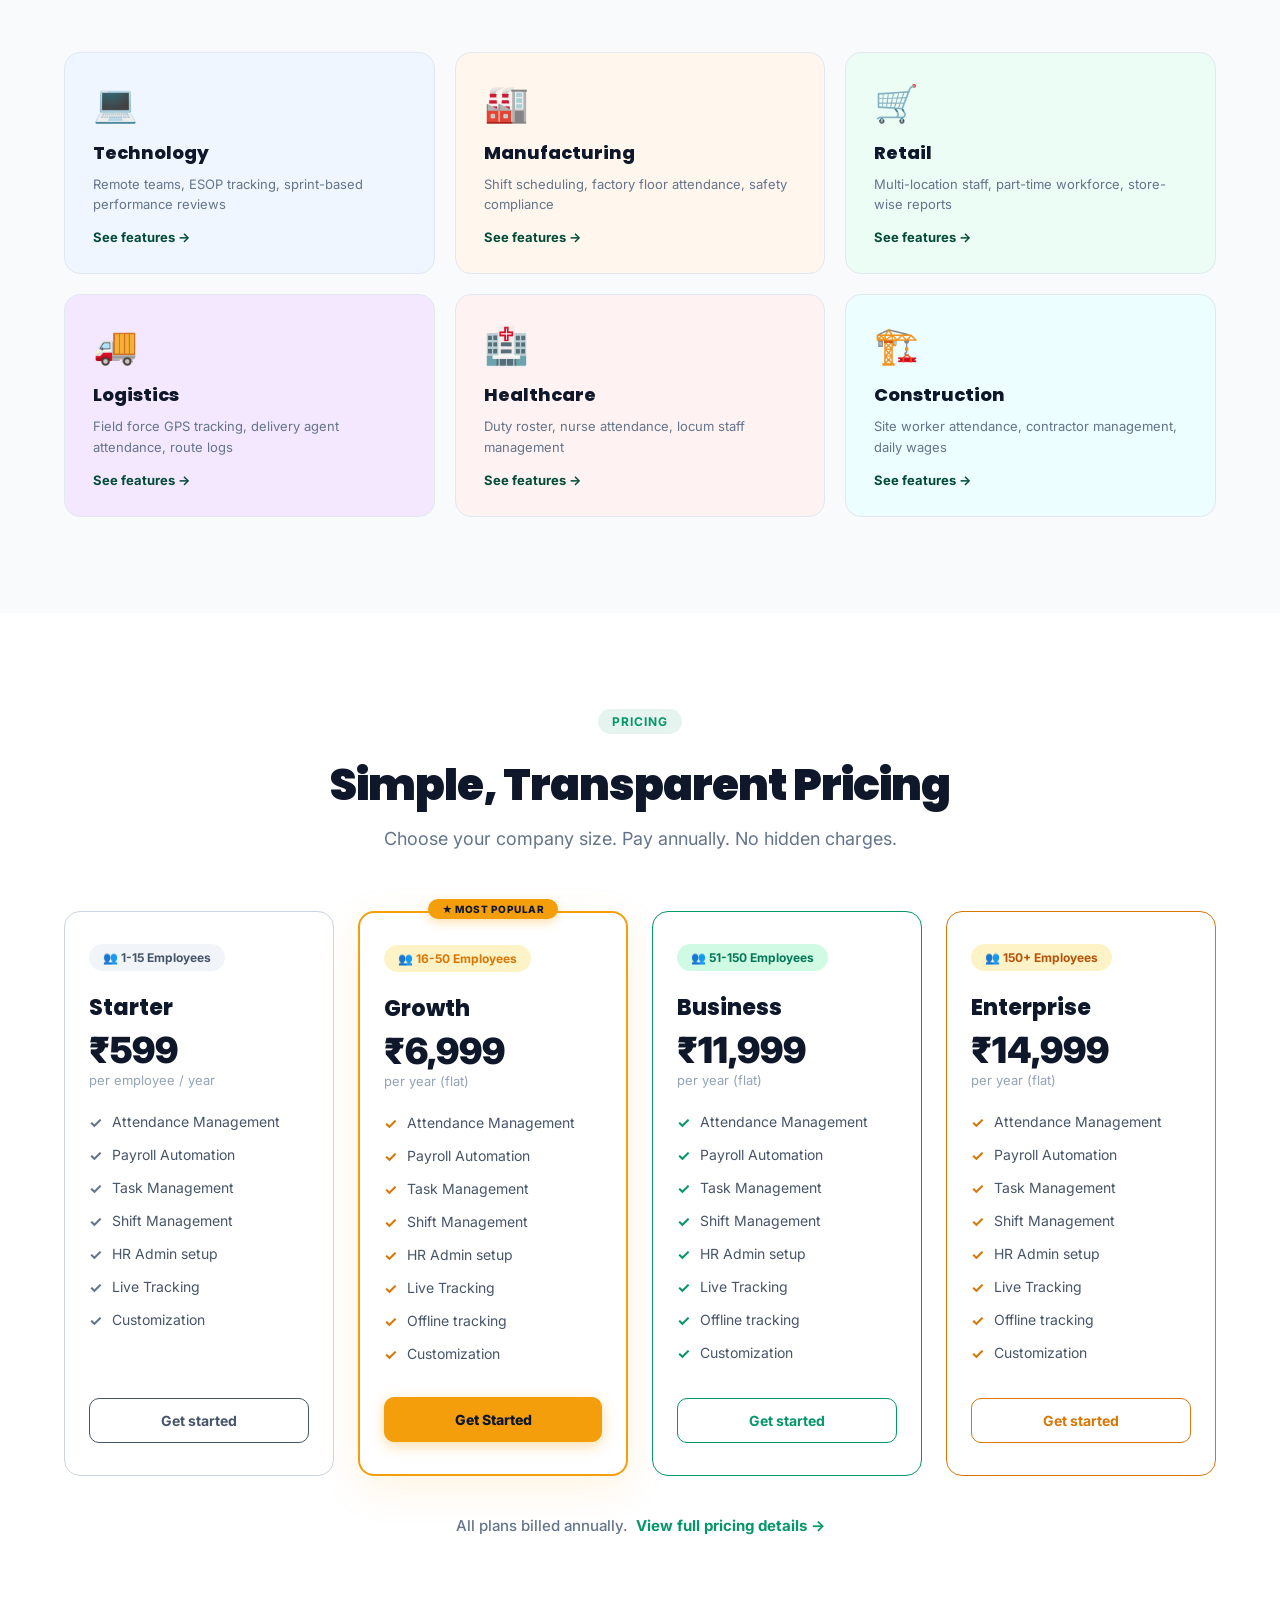
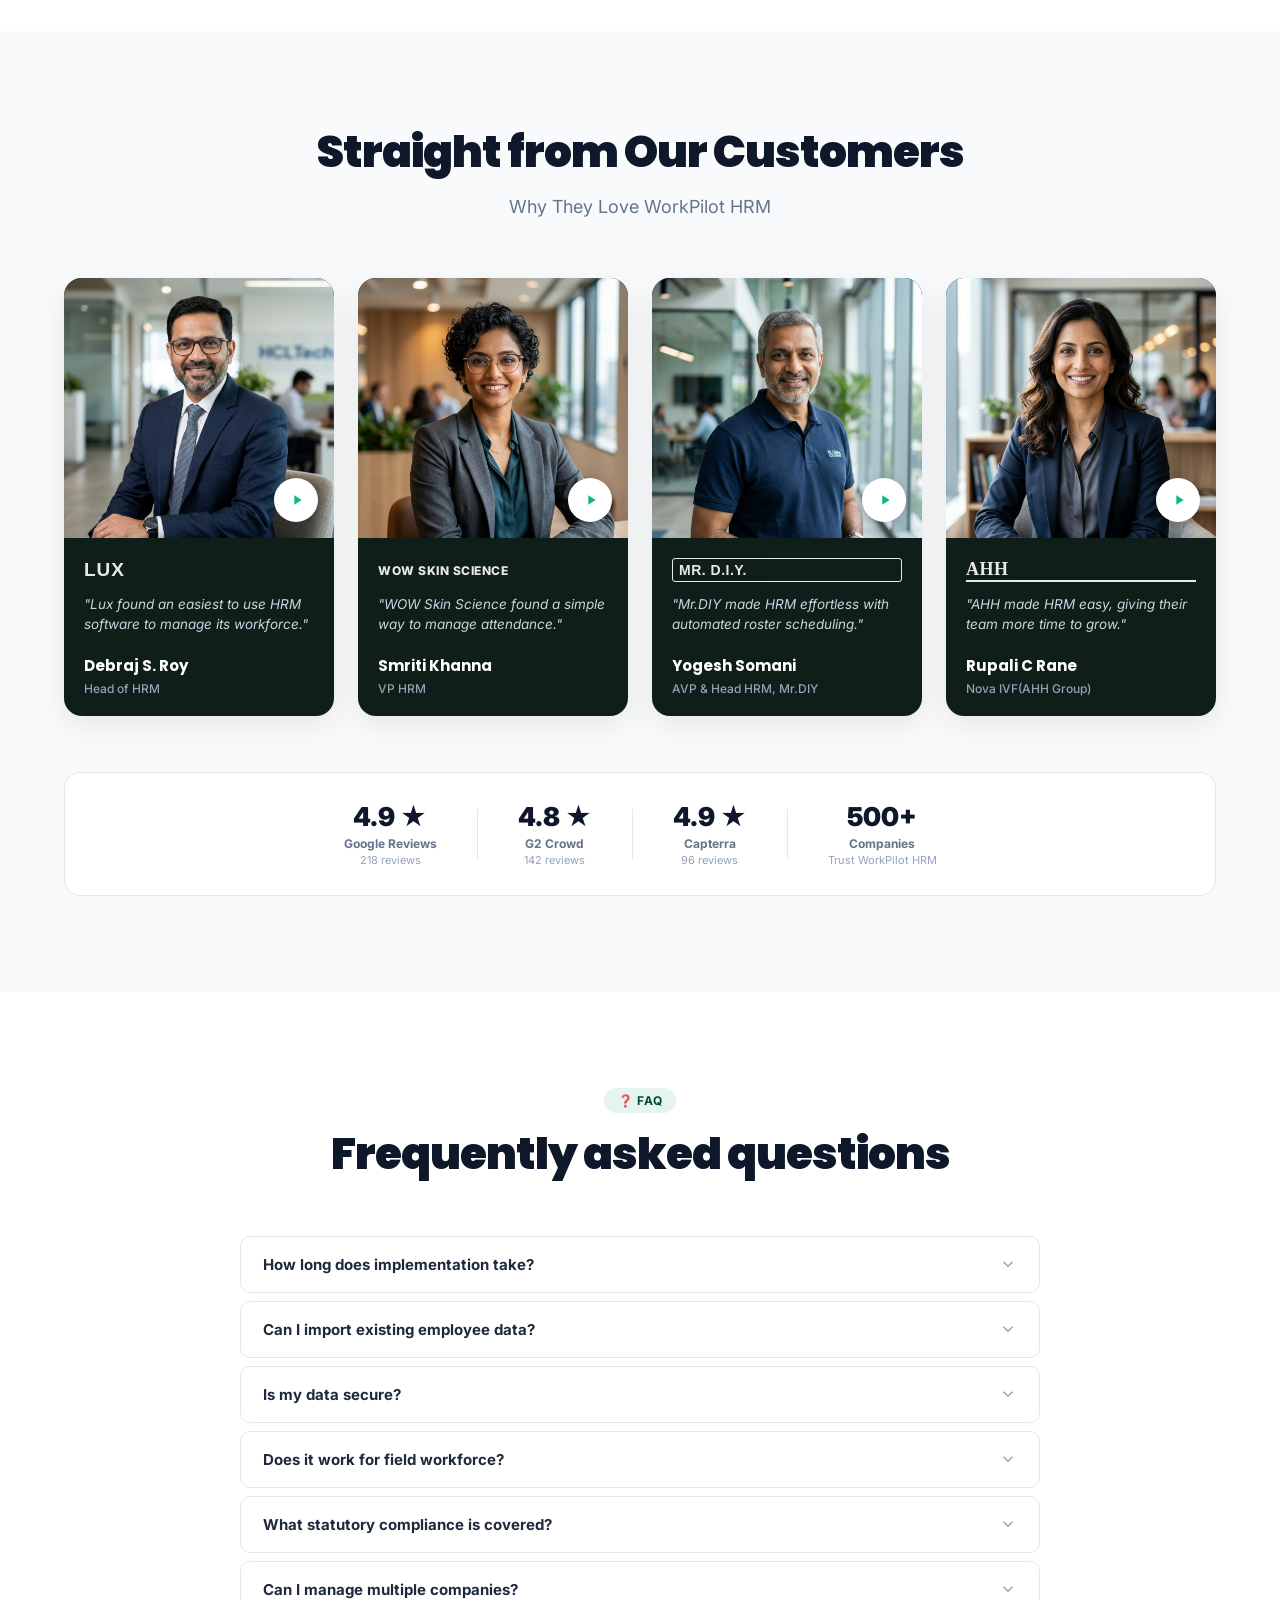
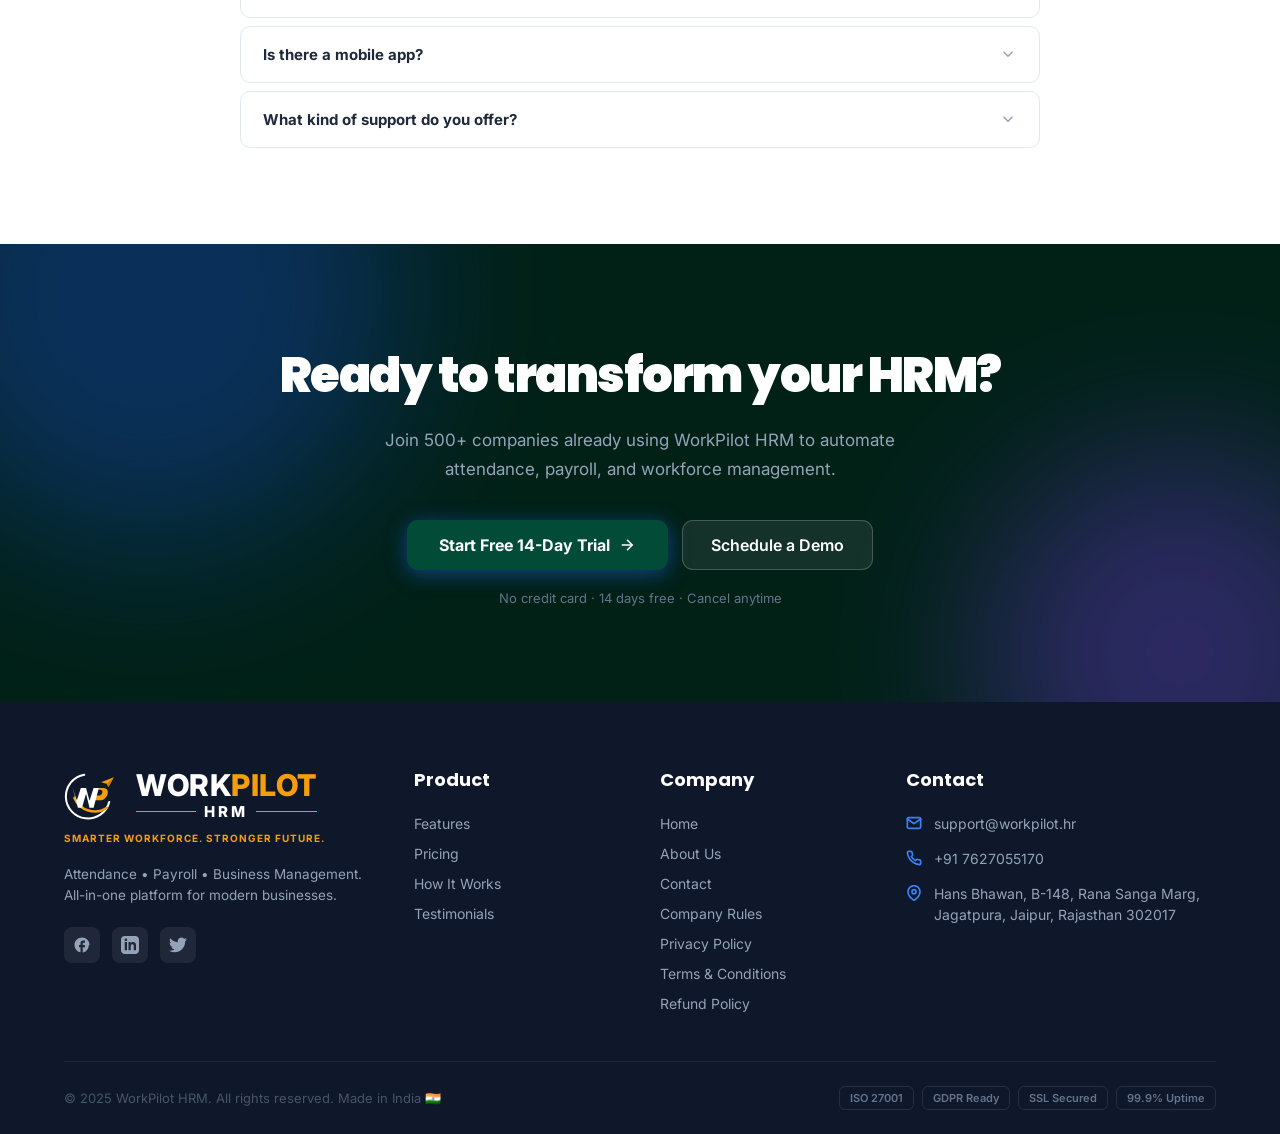
<file: landing.html>
?<!DOCTYPE html>
<html lang="en">
<head>
  <meta charset="UTF-8"/>
  <meta name="viewport" content="width=device-width, initial-scale=1.0"/>
  <title>WorkPilot HRM — Smart HRM. Simplified Workforce Management.</title>
  <link rel="icon" type="image/svg+xml" href="assets/favicon.svg"/>
  <link rel="preconnect" href="https://fonts.googleapis.com"/>
  <link rel="preconnect" href="https://fonts.gstatic.com" crossorigin/>
  <link href="https://fonts.googleapis.com/css2?family=Inter:wght@300;400;500;600;700;800;900&family=Poppins:wght@300;400;500;600;700;800;900;900&family=Poppins:wght@300;400;500;600;700;800;900&display=swap" rel="stylesheet"/>
  <link rel="stylesheet" href="css/landing.css"/>
</head>
<body>

<!-- ══════════════════════════ NAVBAR ══════════════════════════ -->
<nav class="navbar" id="navbar">
  <div class="nav-container">
    <a href="landing.html" class="nav-brand">
      <!-- Custom High-Fidelity WorkPilot SVG Logo Icon -->
      <svg width="48" height="48" viewBox="0 0 100 100" fill="none" xmlns="http://www.w3.org/2000/svg" class="brand-logo-icon-svg">
        <!-- Swirl Ring (Dark Slate & Gold) -->
        <path d="M 35 15 A 38 38 0 1 0 78 62" stroke="#0F172A" stroke-width="3.5" fill="none" stroke-linecap="round" />
        <path d="M 18 55 A 38 38 0 0 0 74 72" stroke="#F59E0B" stroke-width="4.5" fill="none" stroke-linecap="round" />
        
        <!-- Paper Airplane -->
        <g transform="translate(66, 16) rotate(10)">
          <path d="M 0 12 L 20 0 L 14 18 L 10 13 Z" fill="#F59E0B" />
          <path d="M 10 13 L 20 0 L 14 18 Z" fill="#D97706" />
        </g>
        
        <!-- Stylized slanted P (Gold) -->
        <path d="M 43 75 L 52 38 H 68 C 74 38 77 43 75 49 C 73 55 68 59 62 59 H 48 L 43 75 Z M 53 51 H 60 C 63 51 65 49 66 46 C 67 43 65 41 62 41 H 55 L 53 51 Z" fill="#F59E0B" />

        <!-- Stylized W (Dark Slate for White Nav) -->
        <path d="M 15 38 L 24 72 H 31 L 38 48 L 44 72 H 51 L 60 38 H 51 L 44 60 L 38 38 H 29 L 22 60 L 15 38 Z" fill="#0F172A" />
      </svg>
      <span class="brand-logo-text">WORK<span class="brand-logo-pilot">PILOT</span> <span class="brand-logo-sub">HRM</span></span>
    </a>
    <ul class="nav-links">
      <li><a href="landing.html" class="nav-item-active">Home</a></li>
      <li><a href="#pricing">Pricing</a></li>
      <li><a href="#hero">Demo</a></li>
      <li><a href="#cta">Download</a></li>
      <li><a href="blog.html">Blog</a></li>
      <li><a href="#footer">Contact</a></li>
    </ul>
    <div class="nav-actions">
      <a href="index.html" class="btn-nav-login">Login</a>
    </div>
    <button class="nav-hamburger" id="nav-hamburger" onclick="toggleMobileNav()">
      <span></span><span></span><span></span>
    </button>
  </div>
  <!-- Mobile Menu -->
  <div class="nav-mobile" id="nav-mobile">
    <a href="landing.html" class="nav-item-active">Home</a>
    <a href="#pricing">Pricing</a>
    <a href="#hero">Demo</a>
    <a href="#cta">Download</a>
    <a href="blog.html">Blog</a>
    <a href="#footer">Contact</a>
    <a href="index.html" class="btn-nav-login" style="text-align:center;margin-top:12px">Login</a>
  </div>
</nav>

<!-- ══════════════════════════ HERO SECTION ══════════════════════════ -->
<section class="hero-hrone" id="hero">
  <!-- Curve accent at bottom-left -->
  <div class="hrone-wave-accent"></div>
  
  <div class="hero-hrone-container">
    <!-- Left Column: Copy & Badges -->
    <div class="hero-hrone-left">
      <h1 class="hero-hrone-title">
        World's <span class="highlight-yellow">Simplest</span><br/>
        <span class="highlight-white">HRM</span> <span class="highlight-yellow">Software</span>
      </h1>
      <p class="hero-hrone-subtitle">
        Awarded as the 'easiest-to-use' HRM software.
      </p>
      
      <!-- Review Badges Grid -->
      <div class="hrone-reviews-grid">
        <div class="review-badge-col">
          <div class="rb-logo">
            <span class="logo-circle-red">G</span> G2
          </div>
          <div class="rb-stars">★★★★★</div>
          <div class="rb-details">1740+ Reviews | 4.8</div>
        </div>
        <div class="review-badge-col">
          <div class="rb-logo font-gartner">
            Gartner.
          </div>
          <div class="rb-stars">★★★★★</div>
          <div class="rb-details">650+ Reviews | 4.9</div>
        </div>
      </div>
    </div>
    
    <!-- Right Column: Visuals & Form Card -->
    <div class="hero-hrone-right">
      <!-- Slanted Dashboard Mockup -->
      <div class="slanted-mockup-wrap">
        <img src="assets/images/hero-dashboard.svg" alt="WorkPilot App Interface Mockup" class="slanted-mockup-img" />
      </div>
      
      <!-- White Floating Form Card -->
      <div class="demo-form-card">
        <h2 class="form-card-title">Get Your No-Cost Demo Today!</h2>
        
        <form class="demo-card-form" onsubmit="submitDemoForm(event)">
          <div class="form-input-group">
            <input type="email" id="demo-email" placeholder="Work Email *" required />
          </div>
          
          <div class="form-input-group phone-input-group">
            <span class="phone-prefix">+91</span>
            <input type="tel" id="demo-phone" placeholder="Phone number *" pattern="[0-9]{10}" required />
          </div>
          
          <div class="form-row-double">
            <div class="form-input-group">
              <select id="demo-employees" required>
                <option value="" disabled selected>No. of Employees *</option>
                <option value="1-15">1-15 Employees</option>
                <option value="16-50">16-50 Employees</option>
                <option value="51-200">51-200 Employees</option>
                <option value="201-500">201-500 Employees</option>
                <option value="500+">500+ Employees</option>
              </select>
            </div>
            <div class="form-input-group">
              <input type="text" id="demo-city" placeholder="City *" required />
            </div>
          </div>
          
          <p class="form-consent-text">
            By providing your information, you hereby consent to the WorkPilot HRM <a href="#">Cookie Policy</a> and <a href="#">Privacy Policy</a>.
          </p>
          
          <button type="submit" class="btn-demo-submit">
            Book a Demo! →
          </button>
        </form>
      </div>
    </div>
  </div>
</section>

<!-- ══════════════════════════ LOGOS / TRUSTED BY ══════════════════════════ -->
<section class="logos-section">
  <div class="container">
    <h2 class="logos-heading">Trusted by 2,000+ Brands, 10 Lakh+ Users</h2>
    <div class="logos-brands-grid">
      <!-- Flipkart Reset -->
      <div class="brand-logo-card">
        <div class="logo-flipkart-reset">
          <svg width="22" height="22" viewBox="0 0 24 24" fill="none" style="display: block;"><path d="M12 2a4 4 0 0 0-4 4v2H5a2 2 0 0 0-2 2v10a2 2 0 0 0 2 2h14a2 2 0 0 0 2-2V10a2 2 0 0 0-2-2h-3V6a4 4 0 0 0-4-4zm-2 6V6a2 2 0 0 1 4 0v2H10z" fill="#F59E0B" /><path d="M9 11v2a3 3 0 0 0 6 0v-2h2v2a5 5 0 0 1-10 0v-2h2z" fill="#2563EB" /></svg>
          <div class="logo-text-group">
            <span class="logo-fk-main">Flipkart</span>
            <span class="logo-fk-sub">reset</span>
          </div>
        </div>
      </div>
      
      <!-- ABP News -->
      <div class="brand-logo-card">
        <svg width="85" height="26" viewBox="0 0 100 30" style="display: block;">
          <polygon points="8,0 21,13 8,26 16,26 29,13 16,0" fill="#E1251B" />
          <polygon points="0,0 13,13 0,26 6,26 19,13 6,0" fill="#F59E0B" />
          <text x="34" y="20" font-family="'Inter', -apple-system, sans-serif" font-weight="900" font-size="20" fill="#0f172a">abp</text>
        </svg>
      </div>

      <!-- Amar Ujala -->
      <div class="brand-logo-card">
        <span class="logo-amar-ujala">अमर उजाला</span>
      </div>

      <!-- Wow! Momo -->
      <div class="brand-logo-card">
        <div class="logo-wow-momo">
          <span class="wow-red">Wow!</span> <span class="momo-black">MOMO</span>
        </div>
      </div>

      <!-- Haier -->
      <div class="brand-logo-card">
        <svg width="80" height="26" viewBox="0 0 80 30" style="display: block;">
          <text x="0" y="21" font-family="'Inter', -apple-system, sans-serif" font-weight="800" font-size="22" fill="#0A5CA8" letter-spacing="0.5">Haier</text>
        </svg>
      </div>

      <!-- Bikanervala -->
      <div class="brand-logo-card">
        <div class="logo-bikanervala">
          BIKANERVALA
        </div>
      </div>

      <!-- Muthoot Fincorp -->
      <div class="brand-logo-card">
        <div class="logo-muthoot">
          <svg width="22" height="22" viewBox="0 0 24 24" fill="#0A66C2" style="display: block;"><rect width="24" height="24" rx="4" fill="#0A66C2"/><path d="M6,17 C8,15 10,14 12,14 C14,14 16,15 18,17 M12,6 C10,6 8,8 8,10 C8,12 10,14 12,14 C14,14 16,12 16,10 C16,8 14,6 12,6 Z" fill="white" opacity="0.3"/><path d="M12,5 L12,19" stroke="white" stroke-width="2" stroke-linecap="round"/><circle cx="12" cy="12" r="3" stroke="white" stroke-width="1.5" fill="none"/></svg>
          <div class="logo-text-group">
            <span class="muthoot-title">muthoot</span>
            <span class="muthoot-sub">FINCORP</span>
          </div>
        </div>
      </div>
    </div>
  </div>
</section>



<!-- ══════════════════════════ MODULE HIGHLIGHTS ══════════════════════════ -->
<section class="highlight-cards-section">
  <div class="container">
    <div class="cards-marquee-container">
      <div class="cards-marquee-track">
        
        <!-- Original 8 Cards -->
        <!-- Card 1: GPS Live Tracking -->
        <div class="hl-card card-gps">
          <div class="hl-badge-row">
            <div class="glass-badge">
              <span class="badge-dot pulse-red"></span> Live Tracking
            </div>
          </div>
          <div class="hl-card-bg-img" style="background-image: url('assets/images/gps-screen.svg');"></div>
          <div class="hl-card-overlay"></div>
          <div class="hl-card-content">
            <span class="hl-card-category">GPS TRACKING</span>
            <h3 class="hl-card-title">Real-Time GPS Live Tracking</h3>
            <p class="hl-card-desc">Track field staff locations, geofence sites, and verify client visits live.</p>
          </div>
        </div>

        <!-- Card 2: Automated Payroll -->
        <div class="hl-card card-payroll">
          <div class="hl-badge-row">
            <div class="glass-badge-green">
              ₹4.8L <span class="badge-sub">This Month</span>
            </div>
            <div class="glass-badge-gold">
              🔒 Auto-Processed
            </div>
          </div>
          <div class="hl-card-bg-img" style="background-image: url('assets/images/payroll-screen.svg');"></div>
          <div class="hl-card-overlay"></div>
          <div class="hl-card-content">
            <span class="hl-card-category">PAYROLL</span>
            <h3 class="hl-card-title">Automated Payroll in One Click</h3>
            <p class="hl-card-desc">Auto-calculate salaries, PF, TDS & generate payslips.</p>
          </div>
        </div>

        <!-- Card 3: Leave Management -->
        <div class="hl-card card-leaves">
          <div class="hl-badge-row">
            <div class="glass-badge-grey">
              12 <span class="badge-sub">Pending Leaves</span>
            </div>
            <div class="glass-badge-green">
              ✓ Instant Approval
            </div>
          </div>
          <div class="hl-card-bg-img" style="background-image: url('assets/images/attendance-screen.svg');"></div>
          <div class="hl-card-overlay"></div>
          <div class="hl-card-content">
            <span class="hl-card-category">LEAVE MANAGEMENT</span>
            <h3 class="hl-card-title">Paperless Leave Approvals</h3>
            <p class="hl-card-desc">Apply, approve & track leaves from anywhere.</p>
          </div>
        </div>

        <!-- Card 4: Reports & Analytics -->
        <div class="hl-card card-reports">
          <div class="hl-badge-row">
            <div class="glass-badge-grey">
              24+ <span class="badge-sub">Report Types</span>
            </div>
            <div class="glass-badge-blue">
              📊 Live Dashboard
            </div>
          </div>
          <div class="hl-card-bg-img" style="background-image: url('assets/images/appraisal-screen.svg');"></div>
          <div class="hl-card-overlay"></div>
          <div class="hl-card-content">
            <span class="hl-card-category">REPORTS & ANALYTICS</span>
            <h3 class="hl-card-title">Powerful Business Insights</h3>
            <p class="hl-card-desc">Daily, weekly & monthly reports at your fingertips.</p>
          </div>
        </div>

        <!-- Card 5: Business Expense -->
        <div class="hl-card card-expense">
          <div class="hl-badge-row">
            <div class="glass-badge">
              📄 Auto-Tracked
            </div>
          </div>
          <div class="hl-card-bg-img" style="background-image: url('assets/images/appraisal-screen.svg');"></div>
          <div class="hl-card-overlay"></div>
          <div class="hl-card-content">
            <span class="hl-card-category">EXPENSES</span>
            <h3 class="hl-card-title">Business Expense Tracking</h3>
            <p class="hl-card-desc">Track employee claims, scan receipts, and auto-approve expenses.</p>
          </div>
        </div>

        <!-- Card 6: Digital Payslips Instantly -->
        <div class="hl-card card-payslips">
          <div class="hl-badge-row">
            <div class="glass-badge-blue">
              56 <span class="badge-sub">Payslips Sent</span>
            </div>
            <div class="glass-badge-grey">
              📄 PDF Ready
            </div>
          </div>
          <div class="hl-card-bg-img" style="background-image: url('assets/images/payroll-screen.svg');"></div>
          <div class="hl-card-overlay"></div>
          <div class="hl-card-content">
            <span class="hl-card-category">PAYSLIPS</span>
            <h3 class="hl-card-title">Digital Payslips Instantly</h3>
            <p class="hl-card-desc">Generate & email payslips to all employees in seconds.</p>
          </div>
        </div>

        <!-- Card 7: Flexible Shift Scheduling -->
        <div class="hl-card card-shift">
          <div class="hl-badge-row">
            <div class="glass-badge-grey">
              3 <span class="badge-sub">Shift Types</span>
            </div>
            <div class="glass-badge-green">
              ⏰ 3 Shifts Active
            </div>
          </div>
          <div class="hl-card-bg-img" style="background-image: url('assets/images/attendance-screen.svg');"></div>
          <div class="hl-card-overlay"></div>
          <div class="hl-card-content">
            <span class="hl-card-category">SHIFT MANAGEMENT</span>
            <h3 class="hl-card-title">Flexible Shift Scheduling</h3>
            <p class="hl-card-desc">Morning, evening, night — manage all shift types and rosters.</p>
          </div>
        </div>

        <!-- Card 8: Real-Time Attendance -->
        <div class="hl-card card-attendance">
          <div class="hl-badge-row">
            <div class="glass-badge-green">
              98% <span class="badge-sub">Accuracy</span>
            </div>
            <div class="glass-badge-blue">
              ✓ Live Sync
            </div>
          </div>
          <div class="hl-card-bg-img" style="background-image: url('assets/images/gps-screen.svg');"></div>
          <div class="hl-card-overlay"></div>
          <div class="hl-card-content">
            <span class="hl-card-category">ATTENDANCE</span>
            <h3 class="hl-card-title">Real-Time Attendance Tracking</h3>
            <p class="hl-card-desc">Geo-location, selfie punch & biometric integrations.</p>
          </div>
        </div>

        <!-- Cloned 8 Cards (for seamless infinite loop) -->
        <!-- Card 1: GPS Live Tracking -->
        <div class="hl-card card-gps">
          <div class="hl-badge-row">
            <div class="glass-badge">
              <span class="badge-dot pulse-red"></span> Live Tracking
            </div>
          </div>
          <div class="hl-card-bg-img" style="background-image: url('assets/images/gps-screen.svg');"></div>
          <div class="hl-card-overlay"></div>
          <div class="hl-card-content">
            <span class="hl-card-category">GPS TRACKING</span>
            <h3 class="hl-card-title">Real-Time GPS Live Tracking</h3>
            <p class="hl-card-desc">Track field staff locations, geofence sites, and verify client visits live.</p>
          </div>
        </div>

        <!-- Card 2: Automated Payroll -->
        <div class="hl-card card-payroll">
          <div class="hl-badge-row">
            <div class="glass-badge-green">
              ₹4.8L <span class="badge-sub">This Month</span>
            </div>
            <div class="glass-badge-gold">
              🔒 Auto-Processed
            </div>
          </div>
          <div class="hl-card-bg-img" style="background-image: url('assets/images/payroll-screen.svg');"></div>
          <div class="hl-card-overlay"></div>
          <div class="hl-card-content">
            <span class="hl-card-category">PAYROLL</span>
            <h3 class="hl-card-title">Automated Payroll in One Click</h3>
            <p class="hl-card-desc">Auto-calculate salaries, PF, TDS & generate payslips.</p>
          </div>
        </div>

        <!-- Card 3: Leave Management -->
        <div class="hl-card card-leaves">
          <div class="hl-badge-row">
            <div class="glass-badge-grey">
              12 <span class="badge-sub">Pending Leaves</span>
            </div>
            <div class="glass-badge-green">
              ✓ Instant Approval
            </div>
          </div>
          <div class="hl-card-bg-img" style="background-image: url('assets/images/attendance-screen.svg');"></div>
          <div class="hl-card-overlay"></div>
          <div class="hl-card-content">
            <span class="hl-card-category">LEAVE MANAGEMENT</span>
            <h3 class="hl-card-title">Paperless Leave Approvals</h3>
            <p class="hl-card-desc">Apply, approve & track leaves from anywhere.</p>
          </div>
        </div>

        <!-- Card 4: Reports & Analytics -->
        <div class="hl-card card-reports">
          <div class="hl-badge-row">
            <div class="glass-badge-grey">
              24+ <span class="badge-sub">Report Types</span>
            </div>
            <div class="glass-badge-blue">
              📊 Live Dashboard
            </div>
          </div>
          <div class="hl-card-bg-img" style="background-image: url('assets/images/appraisal-screen.svg');"></div>
          <div class="hl-card-overlay"></div>
          <div class="hl-card-content">
            <span class="hl-card-category">REPORTS & ANALYTICS</span>
            <h3 class="hl-card-title">Powerful Business Insights</h3>
            <p class="hl-card-desc">Daily, weekly & monthly reports at your fingertips.</p>
          </div>
        </div>

        <!-- Card 5: Business Expense -->
        <div class="hl-card card-expense">
          <div class="hl-badge-row">
            <div class="glass-badge">
              📄 Auto-Tracked
            </div>
          </div>
          <div class="hl-card-bg-img" style="background-image: url('assets/images/appraisal-screen.svg');"></div>
          <div class="hl-card-overlay"></div>
          <div class="hl-card-content">
            <span class="hl-card-category">EXPENSES</span>
            <h3 class="hl-card-title">Business Expense Tracking</h3>
            <p class="hl-card-desc">Track employee claims, scan receipts, and auto-approve expenses.</p>
          </div>
        </div>

        <!-- Card 6: Digital Payslips Instantly -->
        <div class="hl-card card-payslips">
          <div class="hl-badge-row">
            <div class="glass-badge-blue">
              56 <span class="badge-sub">Payslips Sent</span>
            </div>
            <div class="glass-badge-grey">
              📄 PDF Ready
            </div>
          </div>
          <div class="hl-card-bg-img" style="background-image: url('assets/images/payroll-screen.svg');"></div>
          <div class="hl-card-overlay"></div>
          <div class="hl-card-content">
            <span class="hl-card-category">PAYSLIPS</span>
            <h3 class="hl-card-title">Digital Payslips Instantly</h3>
            <p class="hl-card-desc">Generate & email payslips to all employees in seconds.</p>
          </div>
        </div>

        <!-- Card 7: Flexible Shift Scheduling -->
        <div class="hl-card card-shift">
          <div class="hl-badge-row">
            <div class="glass-badge-grey">
              3 <span class="badge-sub">Shift Types</span>
            </div>
            <div class="glass-badge-green">
              ⏰ 3 Shifts Active
            </div>
          </div>
          <div class="hl-card-bg-img" style="background-image: url('assets/images/attendance-screen.svg');"></div>
          <div class="hl-card-overlay"></div>
          <div class="hl-card-content">
            <span class="hl-card-category">SHIFT MANAGEMENT</span>
            <h3 class="hl-card-title">Flexible Shift Scheduling</h3>
            <p class="hl-card-desc">Morning, evening, night — manage all shift types and rosters.</p>
          </div>
        </div>

        <!-- Card 8: Real-Time Attendance -->
        <div class="hl-card card-attendance">
          <div class="hl-badge-row">
            <div class="glass-badge-green">
              98% <span class="badge-sub">Accuracy</span>
            </div>
            <div class="glass-badge-blue">
              ✓ Live Sync
            </div>
          </div>
          <div class="hl-card-bg-img" style="background-image: url('assets/images/gps-screen.svg');"></div>
          <div class="hl-card-overlay"></div>
          <div class="hl-card-content">
            <span class="hl-card-category">ATTENDANCE</span>
            <h3 class="hl-card-title">Real-Time Attendance Tracking</h3>
            <p class="hl-card-desc">Geo-location, selfie punch & biometric integrations.</p>
          </div>
        </div>

      </div>
    </div>
  </div>
</section>

<!-- ══════════════════════════ INDUSTRIES ══════════════════════════ -->
<section class="industries-section">
  <div class="container">
    <div class="section-header">
      <div class="section-tag">🏭 Built for Every Industry</div>
      <h2 class="section-title">Designed for your sector</h2>
    </div>
    <div class="industries-grid">
      <div class="industry-card" style="background:#EFF6FF">
        <div class="industry-icon">💻</div>
        <h3 class="industry-name">Technology</h3>
        <p class="industry-desc">Remote teams, ESOP tracking, sprint-based performance reviews</p>
        <a href="index.html" class="industry-link">See features →</a>
      </div>
      <div class="industry-card" style="background:#FFF7ED">
        <div class="industry-icon">🏭</div>
        <h3 class="industry-name">Manufacturing</h3>
        <p class="industry-desc">Shift scheduling, factory floor attendance, safety compliance</p>
        <a href="index.html" class="industry-link">See features →</a>
      </div>
      <div class="industry-card" style="background:#ECFDF5">
        <div class="industry-icon">🛒</div>
        <h3 class="industry-name">Retail</h3>
        <p class="industry-desc">Multi-location staff, part-time workforce, store-wise reports</p>
        <a href="index.html" class="industry-link">See features →</a>
      </div>
      <div class="industry-card" style="background:#F3E8FF">
        <div class="industry-icon">🚚</div>
        <h3 class="industry-name">Logistics</h3>
        <p class="industry-desc">Field force GPS tracking, delivery agent attendance, route logs</p>
        <a href="index.html" class="industry-link">See features →</a>
      </div>
      <div class="industry-card" style="background:#FEF2F2">
        <div class="industry-icon">🏥</div>
        <h3 class="industry-name">Healthcare</h3>
        <p class="industry-desc">Duty roster, nurse attendance, locum staff management</p>
        <a href="index.html" class="industry-link">See features →</a>
      </div>
      <div class="industry-card" style="background:#ECFEFF">
        <div class="industry-icon">🏗️</div>
        <h3 class="industry-name">Construction</h3>
        <p class="industry-desc">Site worker attendance, contractor management, daily wages</p>
        <a href="index.html" class="industry-link">See features →</a>
      </div>
    </div>
  </div>
</section>

<!-- ══════════════════════════ PRICING ══════════════════════════ -->
<section class="pricing-section" id="pricing">
  <div class="container">
    <div class="section-header">
      <div class="section-tag" style="color: #059669; font-weight: 700; letter-spacing: 0.08em;">PRICING</div>
      <h2 class="section-title" style="margin-top: 10px;">Simple, Transparent Pricing</h2>
      <p class="section-desc" style="margin-top: 10px;">Choose your company size. Pay annually. No hidden charges.</p>
    </div>

    <div class="pricing-grid">

      <!-- STARTER -->
      <div class="pricing-card starter">
        <div class="tier-badge">👥 1-15 Employees</div>
        <h3 class="tier-name">Starter</h3>
        <div class="tier-price">
          <span class="price-val">₹599</span>
          <span class="price-sub">per employee / year</span>
        </div>
        <ul class="tier-features">
          <li><span class="tier-check">✓</span> Attendance Management</li>
          <li><span class="tier-check">✓</span> Payroll Automation</li>
          <li><span class="tier-check">✓</span> Task Management</li>
          <li><span class="tier-check">✓</span> Shift Management</li>
          <li><span class="tier-check">✓</span> HR Admin setup</li>
          <li><span class="tier-check">✓</span> Live Tracking</li>
          <li><span class="tier-check">✓</span> Customization</li>
        </ul>
        <a href="#hero" class="pricing-btn">Get started</a>
      </div>

      <!-- GROWTH -->
      <div class="pricing-card growth">
        <div class="popular-ribbon-new">★ Most Popular</div>
        <div class="tier-badge">👥 16-50 Employees</div>
        <h3 class="tier-name">Growth</h3>
        <div class="tier-price">
          <span class="price-val">₹6,999</span>
          <span class="price-sub">per year (flat)</span>
        </div>
        <ul class="tier-features">
          <li><span class="tier-check">✓</span> Attendance Management</li>
          <li><span class="tier-check">✓</span> Payroll Automation</li>
          <li><span class="tier-check">✓</span> Task Management</li>
          <li><span class="tier-check">✓</span> Shift Management</li>
          <li><span class="tier-check">✓</span> HR Admin setup</li>
          <li><span class="tier-check">✓</span> Live Tracking</li>
          <li><span class="tier-check">✓</span> Offline tracking</li>
          <li><span class="tier-check">✓</span> Customization</li>
        </ul>
        <a href="#hero" class="pricing-btn">Get Started</a>
      </div>

      <!-- BUSINESS -->
      <div class="pricing-card business">
        <div class="tier-badge">👥 51-150 Employees</div>
        <h3 class="tier-name">Business</h3>
        <div class="tier-price">
          <span class="price-val">₹11,999</span>
          <span class="price-sub">per year (flat)</span>
        </div>
        <ul class="tier-features">
          <li><span class="tier-check">✓</span> Attendance Management</li>
          <li><span class="tier-check">✓</span> Payroll Automation</li>
          <li><span class="tier-check">✓</span> Task Management</li>
          <li><span class="tier-check">✓</span> Shift Management</li>
          <li><span class="tier-check">✓</span> HR Admin setup</li>
          <li><span class="tier-check">✓</span> Live Tracking</li>
          <li><span class="tier-check">✓</span> Offline tracking</li>
          <li><span class="tier-check">✓</span> Customization</li>
        </ul>
        <a href="#hero" class="pricing-btn">Get started</a>
      </div>

      <!-- ENTERPRISE -->
      <div class="pricing-card enterprise">
        <div class="tier-badge">👥 150+ Employees</div>
        <h3 class="tier-name">Enterprise</h3>
        <div class="tier-price">
          <span class="price-val">₹14,999</span>
          <span class="price-sub">per year (flat)</span>
        </div>
        <ul class="tier-features">
          <li><span class="tier-check">✓</span> Attendance Management</li>
          <li><span class="tier-check">✓</span> Payroll Automation</li>
          <li><span class="tier-check">✓</span> Task Management</li>
          <li><span class="tier-check">✓</span> Shift Management</li>
          <li><span class="tier-check">✓</span> HR Admin setup</li>
          <li><span class="tier-check">✓</span> Live Tracking</li>
          <li><span class="tier-check">✓</span> Offline tracking</li>
          <li><span class="tier-check">✓</span> Customization</li>
        </ul>
        <a href="#hero" class="pricing-btn">Get started</a>
      </div>

    </div>

    <div class="pricing-note" style="margin-top: 40px; font-size: 15px; color: var(--gray-500); font-weight: 500; text-align: center;">
      All plans billed annually. <a href="pricing.html" style="color: #059669; font-weight: 700; text-decoration: none; margin-left: 5px;">View full pricing details →</a>
    </div>
  </div>
</section>

<!-- ══════════════════════════ TESTIMONIALS ══════════════════════════ -->
<section class="testimonials-section" id="testimonials">
  <div class="container">
    <div class="section-header">
      <h2 class="section-title">Straight from Our Customers</h2>
      <p class="section-desc">Why They Love WorkPilot HRM</p>
    </div>

    <!-- Video Testimonials Grid -->
    <div class="video-testimonials-grid">
      
      <!-- Card 1: Debraj S. Roy -->
      <div class="video-testi-card">
        <div class="video-testi-portrait-wrap">
          <img src="assets/images/debraj.png" alt="Debraj S. Roy" class="video-testi-portrait"/>
          <div class="video-play-btn">
            <svg viewBox="0 0 24 24" fill="none" class="play-icon"><polygon points="8 5 19 12 8 19 8 5" fill="#10B981"/></svg>
          </div>
        </div>
        <div class="video-testi-details">
          <div class="testi-client-logo logo-lux">LUX</div>
          <p class="testi-client-quote">"Lux found an easiest to use HRM software to manage its workforce."</p>
          <h4 class="testi-client-name">Debraj S. Roy</h4>
          <p class="testi-client-role">Head of HRM</p>
        </div>
      </div>

      <!-- Card 2: Smriti Khanna -->
      <div class="video-testi-card">
        <div class="video-testi-portrait-wrap">
          <img src="assets/images/smriti.png" alt="Smriti Khanna" class="video-testi-portrait"/>
          <div class="video-play-btn">
            <svg viewBox="0 0 24 24" fill="none" class="play-icon"><polygon points="8 5 19 12 8 19 8 5" fill="#10B981"/></svg>
          </div>
        </div>
        <div class="video-testi-details">
          <div class="testi-client-logo logo-wow">WOW SKIN SCIENCE</div>
          <p class="testi-client-quote">"WOW Skin Science found a simple way to manage attendance."</p>
          <h4 class="testi-client-name">Smriti Khanna</h4>
          <p class="testi-client-role">VP HRM</p>
        </div>
      </div>

      <!-- Card 3: Yogesh Somani -->
      <div class="video-testi-card">
        <div class="video-testi-portrait-wrap">
          <img src="assets/images/yogesh.png" alt="Yogesh Somani" class="video-testi-portrait"/>
          <div class="video-play-btn">
            <svg viewBox="0 0 24 24" fill="none" class="play-icon"><polygon points="8 5 19 12 8 19 8 5" fill="#10B981"/></svg>
          </div>
        </div>
        <div class="video-testi-details">
          <div class="testi-client-logo logo-mrdiy">MR. D.I.Y.</div>
          <p class="testi-client-quote">"Mr.DIY made HRM effortless with automated roster scheduling."</p>
          <h4 class="testi-client-name">Yogesh Somani</h4>
          <p class="testi-client-role">AVP & Head HRM, Mr.DIY</p>
        </div>
      </div>

      <!-- Card 4: Rupali C Rane -->
      <div class="video-testi-card">
        <div class="video-testi-portrait-wrap">
          <img src="assets/images/rupali.png" alt="Rupali C Rane" class="video-testi-portrait"/>
          <div class="video-play-btn">
            <svg viewBox="0 0 24 24" fill="none" class="play-icon"><polygon points="8 5 19 12 8 19 8 5" fill="#10B981"/></svg>
          </div>
        </div>
        <div class="video-testi-details">
          <div class="testi-client-logo logo-ahh">AHH</div>
          <p class="testi-client-quote">"AHH made HRM easy, giving their team more time to grow."</p>
          <h4 class="testi-client-name">Rupali C Rane</h4>
          <p class="testi-client-role">Nova IVF(AHH Group)</p>
        </div>
      </div>

    </div>

    <!-- Social Proof Strip -->
    <div class="proof-strip">
      <div class="proof-item">
        <div class="proof-rating">4.9 ★</div>
        <div class="proof-source">Google Reviews</div>
        <div class="proof-count">218 reviews</div>
      </div>
      <div class="proof-divider"></div>
      <div class="proof-item">
        <div class="proof-rating">4.8 ★</div>
        <div class="proof-source">G2 Crowd</div>
        <div class="proof-count">142 reviews</div>
      </div>
      <div class="proof-divider"></div>
      <div class="proof-item">
        <div class="proof-rating">4.9 ★</div>
        <div class="proof-source">Capterra</div>
        <div class="proof-count">96 reviews</div>
      </div>
      <div class="proof-divider"></div>
      <div class="proof-item">
        <div class="proof-rating">500+</div>
        <div class="proof-source">Companies</div>
        <div class="proof-count">Trust WorkPilot HRM</div>
      </div>
    </div>
  </div>
</section>

<!-- ══════════════════════════ FAQ ══════════════════════════ -->
<section class="faq-section" id="faq">
  <div class="container">
    <div class="section-header">
      <div class="section-tag">❓ FAQ</div>
      <h2 class="section-title">Frequently asked questions</h2>
    </div>
    <div class="faq-grid">
      <div class="faq-item" onclick="toggleLandingFAQ(this)">
        <div class="faq-question"><span>How long does implementation take?</span><svg class="faq-icon" width="18" height="18" fill="none" stroke="currentColor" stroke-width="2" viewBox="0 0 24 24"><polyline points="6 9 12 15 18 9"/></svg></div>
        <div class="faq-answer">Most companies are fully set up within 1–3 days. Our guided onboarding wizard walks you through company setup, employee import, and policy configuration step by step.</div>
      </div>
      <div class="faq-item" onclick="toggleLandingFAQ(this)">
        <div class="faq-question"><span>Can I import existing employee data?</span><svg class="faq-icon" width="18" height="18" fill="none" stroke="currentColor" stroke-width="2" viewBox="0 0 24 24"><polyline points="6 9 12 15 18 9"/></svg></div>
        <div class="faq-answer">Yes. You can bulk import employees via Excel or CSV. We provide ready-made templates and our team assists with data migration at no extra cost.</div>
      </div>
      <div class="faq-item" onclick="toggleLandingFAQ(this)">
        <div class="faq-question"><span>Is my data secure?</span><svg class="faq-icon" width="18" height="18" fill="none" stroke="currentColor" stroke-width="2" viewBox="0 0 24 24"><polyline points="6 9 12 15 18 9"/></svg></div>
        <div class="faq-answer">Absolutely. WorkPilot HRM uses 256-bit AES encryption, daily backups, ISO 27001-compliant infrastructure, role-based access control, and audit logs for all admin actions.</div>
      </div>
      <div class="faq-item" onclick="toggleLandingFAQ(this)">
        <div class="faq-question"><span>Does it work for field workforce?</span><svg class="faq-icon" width="18" height="18" fill="none" stroke="currentColor" stroke-width="2" viewBox="0 0 24 24"><polyline points="6 9 12 15 18 9"/></svg></div>
        <div class="faq-answer">Yes — our GPS attendance with geo-fencing and live tracking map is specifically designed for field sales, delivery agents, site workers, and remote employees.</div>
      </div>
      <div class="faq-item" onclick="toggleLandingFAQ(this)">
        <div class="faq-question"><span>What statutory compliance is covered?</span><svg class="faq-icon" width="18" height="18" fill="none" stroke="currentColor" stroke-width="2" viewBox="0 0 24 24"><polyline points="6 9 12 15 18 9"/></svg></div>
        <div class="faq-answer">We handle PF (12% employer + employee), ESI, Professional Tax (all states), TDS computation, Form 16 generation, and all statutory reports required for Indian payroll compliance.</div>
      </div>
      <div class="faq-item" onclick="toggleLandingFAQ(this)">
        <div class="faq-question"><span>Can I manage multiple companies?</span><svg class="faq-icon" width="18" height="18" fill="none" stroke="currentColor" stroke-width="2" viewBox="0 0 24 24"><polyline points="6 9 12 15 18 9"/></svg></div>
        <div class="faq-answer">Yes. The Growth plan supports up to 3 companies and Enterprise supports unlimited companies, all manageable from a single login with separate data for each entity.</div>
      </div>
      <div class="faq-item" onclick="toggleLandingFAQ(this)">
        <div class="faq-question"><span>Is there a mobile app?</span><svg class="faq-icon" width="18" height="18" fill="none" stroke="currentColor" stroke-width="2" viewBox="0 0 24 24"><polyline points="6 9 12 15 18 9"/></svg></div>
        <div class="faq-answer">WorkPilot HRM is fully responsive and works on all devices. A dedicated Android &amp; iOS app is available for employee self-service, GPS attendance, and manager approvals.</div>
      </div>
      <div class="faq-item" onclick="toggleLandingFAQ(this)">
        <div class="faq-question"><span>What kind of support do you offer?</span><svg class="faq-icon" width="18" height="18" fill="none" stroke="currentColor" stroke-width="2" viewBox="0 0 24 24"><polyline points="6 9 12 15 18 9"/></svg></div>
        <div class="faq-answer">Starter plans include email support with 24-hour response. Growth plans have priority support with 4-hour response. Enterprise customers get a dedicated account manager and phone support.</div>
      </div>
    </div>
  </div>
</section>

<!-- ══════════════════════════ CTA BANNER ══════════════════════════ -->
<section class="cta-section" id="cta">
  <div class="cta-bg">
    <div class="cta-orb cta-orb-1"></div>
    <div class="cta-orb cta-orb-2"></div>
  </div>
  <div class="container">
    <div class="cta-content">
      <h2 class="cta-title">Ready to transform your HRM?</h2>
      <p class="cta-desc">Join 500+ companies already using WorkPilot HRM to automate attendance, payroll, and workforce management.</p>
      <div class="cta-actions">
        <a href="#hero" class="btn-cta-primary">
          Start Free 14-Day Trial
          <svg width="18" height="18" fill="none" stroke="currentColor" stroke-width="2" viewBox="0 0 24 24"><line x1="5" y1="12" x2="19" y2="12"/><polyline points="12 5 19 12 12 19"/></svg>
        </a>
        <a href="#hero" class="btn-cta-ghost">Schedule a Demo</a>
      </div>
      <p class="cta-note">No credit card · 14 days free · Cancel anytime</p>
    </div>
  </div>
</section>

<!-- ══════════════════════════ FOOTER ══════════════════════════ -->
<footer class="footer" id="footer">
  <div class="container">
    <div class="footer-grid">
      <div class="footer-brand-col">
        <a href="landing.html" class="footer-brand-logo-wrap">
          <!-- Custom High-Fidelity WorkPilot SVG Logo Icon -->
          <svg width="58" height="58" viewBox="0 0 100 100" fill="none" xmlns="http://www.w3.org/2000/svg" class="footer-logo-svg">
            <!-- Swirl Ring (White & Gold) -->
            <path d="M 35 15 A 38 38 0 1 0 78 62" stroke="#ffffff" stroke-width="3.5" fill="none" stroke-linecap="round" />
            <path d="M 18 55 A 38 38 0 0 0 74 72" stroke="#F59E0B" stroke-width="4.5" fill="none" stroke-linecap="round" />
            
            <!-- Paper Airplane -->
            <g transform="translate(66, 16) rotate(10)">
              <path d="M 0 12 L 20 0 L 14 18 L 10 13 Z" fill="#F59E0B" />
              <path d="M 10 13 L 20 0 L 14 18 Z" fill="#D97706" />
            </g>
            
            <!-- Stylized slanted P (Gold) -->
            <path d="M 43 75 L 52 38 H 68 C 74 38 77 43 75 49 C 73 55 68 59 62 59 H 48 L 43 75 Z M 53 51 H 60 C 63 51 65 49 66 46 C 67 43 65 41 62 41 H 55 L 53 51 Z" fill="#F59E0B" />

            <!-- Stylized W (White) -->
            <path d="M 15 38 L 24 72 H 31 L 38 48 L 44 72 H 51 L 60 38 H 51 L 44 60 L 38 38 H 29 L 22 60 L 15 38 Z" fill="#FFFFFF" />
          </svg>
          <div class="footer-logo-text-wrap">
            <span class="footer-logo-title-text">WORK<span class="text-gold">PILOT</span></span>
            <div class="footer-logo-hrm-row">
              <span class="hrm-line"></span>
              <span class="footer-logo-hrm-text">HRM</span>
              <span class="hrm-line"></span>
            </div>
          </div>
        </a>
        <p class="footer-logo-tagline-text">SMARTER WORKFORCE. STRONGER FUTURE.</p>
        <p class="footer-about">Attendance • Payroll • Business Management. All-in-one platform for modern businesses.</p>
        <div class="footer-socials">
          <a href="#" class="social-btn">
            <svg width="18" height="18" fill="currentColor" viewBox="0 0 24 24"><path d="M22 12c0-5.52-4.48-10-10-10S2 6.48 2 12c0 4.84 3.44 8.87 8 9.8V15H8v-3h2V9.5C10 7.57 11.57 6 13.5 6H16v3h-2c-.55 0-1 .45-1 1V12h3v3h-3v6.95c4.56-.93 8-4.96 8-9.75z"/></svg>
          </a>
          <a href="#" class="social-btn">
            <svg width="18" height="18" fill="currentColor" viewBox="0 0 24 24"><path d="M19 0h-14c-2.761 0-5 2.239-5 5v14c0 2.761 2.239 5 5 5h14c2.762 0 5-2.239 5-5v-14c0-2.761-2.238-5-5-5zm-11 19h-3v-11h3v11zm-1.5-12.268c-.966 0-1.75-.779-1.75-1.75s.784-1.75 1.75-1.75 1.75.779 1.75 1.75-.784 1.75-1.75 1.75zm13.5 12.268h-3v-5.604c0-3.368-4-3.113-4 0v5.604h-3v-11h3v1.765c1.396-2.586 7-2.777 7 2.476v6.759z"/></svg>
          </a>
          <a href="#" class="social-btn">
            <svg width="18" height="18" fill="currentColor" viewBox="0 0 24 24"><path d="M23.953 4.57a10 10 0 01-2.825.775 4.958 4.958 0 002.163-2.723c-.951.555-2.005.959-3.127 1.184a4.92 4.92 0 00-8.384 4.482C7.69 8.095 4.067 6.13 1.64 3.162a4.822 4.822 0 00-.666 2.475c0 1.71.87 3.213 2.188 4.096a4.904 4.904 0 01-2.228-.616v.06a4.923 4.923 0 003.946 4.827 4.996 4.996 0 01-2.212.085 4.936 4.936 0 004.604 3.417 9.867 9.867 0 01-6.102 2.105c-.39 0-.779-.023-1.17-.067a13.995 13.995 0 007.557 2.209c9.053 0 13.998-7.496 13.998-13.985 0-.21 0-.42-.015-.63A9.935 9.935 0 0024 4.59z"/></svg>
          </a>
        </div>
      </div>
      
      <!-- Product Column -->
      <div class="footer-col">
        <h4 class="footer-col-title">Product</h4>
        <ul class="footer-links">
          <li><a href="#features">Features</a></li>
          <li><a href="#pricing">Pricing</a></li>
          <li><a href="#how-it-works">How It Works</a></li>
          <li><a href="#testimonials">Testimonials</a></li>
        </ul>
      </div>

      <!-- Company Column -->
      <div class="footer-col">
        <h4 class="footer-col-title">Company</h4>
        <ul class="footer-links">
          <li><a href="#hero">Home</a></li>
          <li><a href="#about">About Us</a></li>
          <li><a href="#footer">Contact</a></li>
          <li><a href="#">Company Rules</a></li>
          <li><a href="#">Privacy Policy</a></li>
          <li><a href="#">Terms & Conditions</a></li>
          <li><a href="#">Refund Policy</a></li>
        </ul>
      </div>

      <!-- Contact Column -->
      <div class="footer-col">
        <h4 class="footer-col-title">Contact</h4>
        <ul class="footer-links contact-list">
          <li class="footer-contact-item">
            <svg width="16" height="16" viewBox="0 0 24 24" fill="none" stroke="currentColor" stroke-width="2.5" stroke-linecap="round" stroke-linejoin="round" class="contact-icon"><path d="M4 4h16c1.1 0 2 .9 2 2v12c0 1.1-.9 2-2 2H4c-1.1 0-2-.9-2-2V6c0-1.1.9-2 2-2z"/><polyline points="22,6 12,13 2,6"/></svg>
            <a href="mailto:support@workpilot.hr">support@workpilot.hr</a>
          </li>
          <li class="footer-contact-item">
            <svg width="16" height="16" viewBox="0 0 24 24" fill="none" stroke="currentColor" stroke-width="2.5" stroke-linecap="round" stroke-linejoin="round" class="contact-icon"><path d="M22 16.92v3a2 2 0 0 1-2.18 2 19.79 19.79 0 0 1-8.63-3.07 19.5 19.5 0 0 1-6-6 19.79 19.79 0 0 1-3.07-8.67A2 2 0 0 1 4.11 2h3a2 2 0 0 1 2 1.72 12.84 12.84 0 0 0 .7 2.81 2 2 0 0 1-.45 2.11L8.09 9.91a16 16 0 0 0 6 6l1.27-1.27a2 2 0 0 1 2.11-.45 12.84 12.84 0 0 0 2.81.7A2 2 0 0 1 22 16.92z"/></svg>
            <a href="tel:+917627055170">+91 7627055170</a>
          </li>
          <li class="footer-contact-item">
            <svg width="16" height="16" viewBox="0 0 24 24" fill="none" stroke="currentColor" stroke-width="2.5" stroke-linecap="round" stroke-linejoin="round" class="contact-icon"><path d="M21 10c0 7-9 13-9 13s-9-6-9-13a9 9 0 0 1 18 0z"/><circle cx="12" cy="10" r="3"/></svg>
            <span>Hans Bhawan, B-148, Rana Sanga Marg, Jagatpura, Jaipur, Rajasthan 302017</span>
          </li>
        </ul>
      </div>
    </div>
    <div class="footer-bottom">
      <div class="footer-copy">© 2025 WorkPilot HRM. All rights reserved. Made in India 🇮🇳</div>
      <div class="footer-badges">
        <span class="footer-badge">ISO 27001</span>
        <span class="footer-badge">GDPR Ready</span>
        <span class="footer-badge">SSL Secured</span>
        <span class="footer-badge">99.9% Uptime</span>
      </div>
    </div>
  </div>
</footer>

<script>
// Navbar scroll effect
window.addEventListener('scroll', () => {
  const nav = document.getElementById('navbar');
  nav.classList.toggle('scrolled', window.scrollY > 60);
});

// Submit demo form
function submitDemoForm(event) {
  event.preventDefault();
  const phone = document.getElementById('demo-phone').value;
  
  // Custom premium toast notification
  const toast = document.createElement('div');
  toast.style.position = 'fixed';
  toast.style.bottom = '24px';
  toast.style.right = '24px';
  toast.style.background = '#059669';
  toast.style.color = 'white';
  toast.style.padding = '14px 24px';
  toast.style.borderRadius = '8px';
  toast.style.boxShadow = '0 10px 15px -3px rgba(0,0,0,0.1)';
  toast.style.fontFamily = 'Inter, sans-serif';
  toast.style.fontSize = '14px';
  toast.style.fontWeight = '600';
  toast.style.zIndex = '9999';
  toast.innerText = "🎉 Demo request submitted! We will contact you at +91 " + phone + " shortly.";
  document.body.appendChild(toast);
  setTimeout(() => toast.remove(), 4000);
  
  event.target.reset();
}

// Mobile Nav
function toggleMobileNav() {
  document.getElementById('nav-mobile').classList.toggle('open');
  document.getElementById('nav-hamburger').classList.toggle('open');
}

// Smooth anchor scroll
document.querySelectorAll('a[href^="#"]').forEach(a => {
  a.addEventListener('click', e => {
    const target = document.querySelector(a.getAttribute('href'));
    if (target) { e.preventDefault(); target.scrollIntoView({ behavior: 'smooth', block: 'start' }); }
  });
});


// FAQ Toggle
function toggleLandingFAQ(el) {
  const answer = el.querySelector('.faq-answer');
  const icon = el.querySelector('.faq-icon');
  const isOpen = el.classList.contains('open');
  document.querySelectorAll('.faq-item').forEach(f => {
    f.classList.remove('open');
    f.querySelector('.faq-answer').style.maxHeight = '0';
    f.querySelector('.faq-icon').style.transform = '';
  });
  if (!isOpen) {
    el.classList.add('open');
    answer.style.maxHeight = answer.scrollHeight + 'px';
    icon.style.transform = 'rotate(180deg)';
  }
}

// Module Tabs
function switchModTab(btn, tabId) {
  document.querySelectorAll('.mod-tab').forEach(b => b.classList.remove('active'));
  btn.classList.add('active');
  document.querySelectorAll('.mod-tab-content').forEach(t => t.classList.remove('active'));
  const el = document.getElementById(tabId);
  if (el) { el.classList.add('active'); el.querySelectorAll('.fade-up').forEach(c=>c.classList.add('visible')); }
}

// Intersection Observer — animate on scroll
const observer = new IntersectionObserver((entries) => {
  entries.forEach(e => { if (e.isIntersecting) e.target.classList.add('visible'); });
}, { threshold: 0.08 });
document.querySelectorAll('.feature-card,.module-tile,.testimonial-card,.industry-card,.pricing-card,.how-step').forEach(el => {
  el.classList.add('fade-up');
  observer.observe(el);
});
</script>
</body>
</html>
</file>
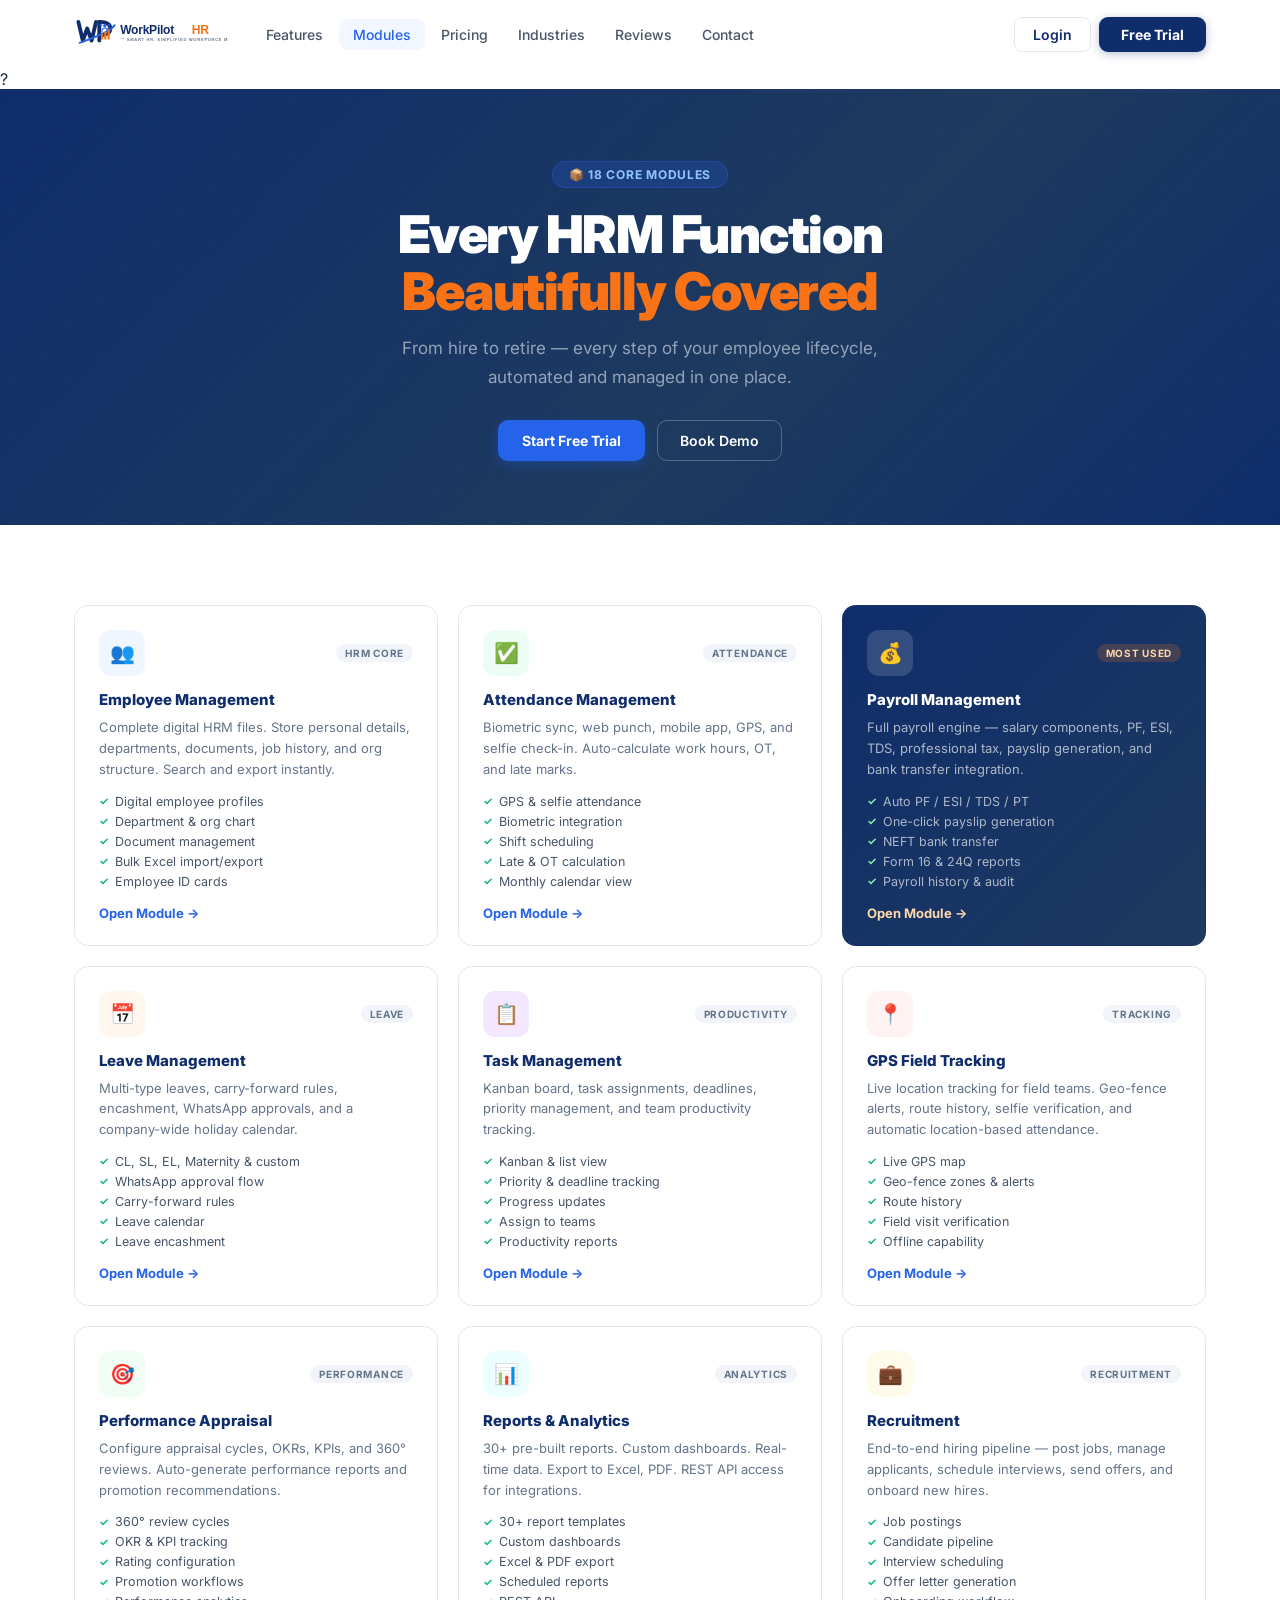
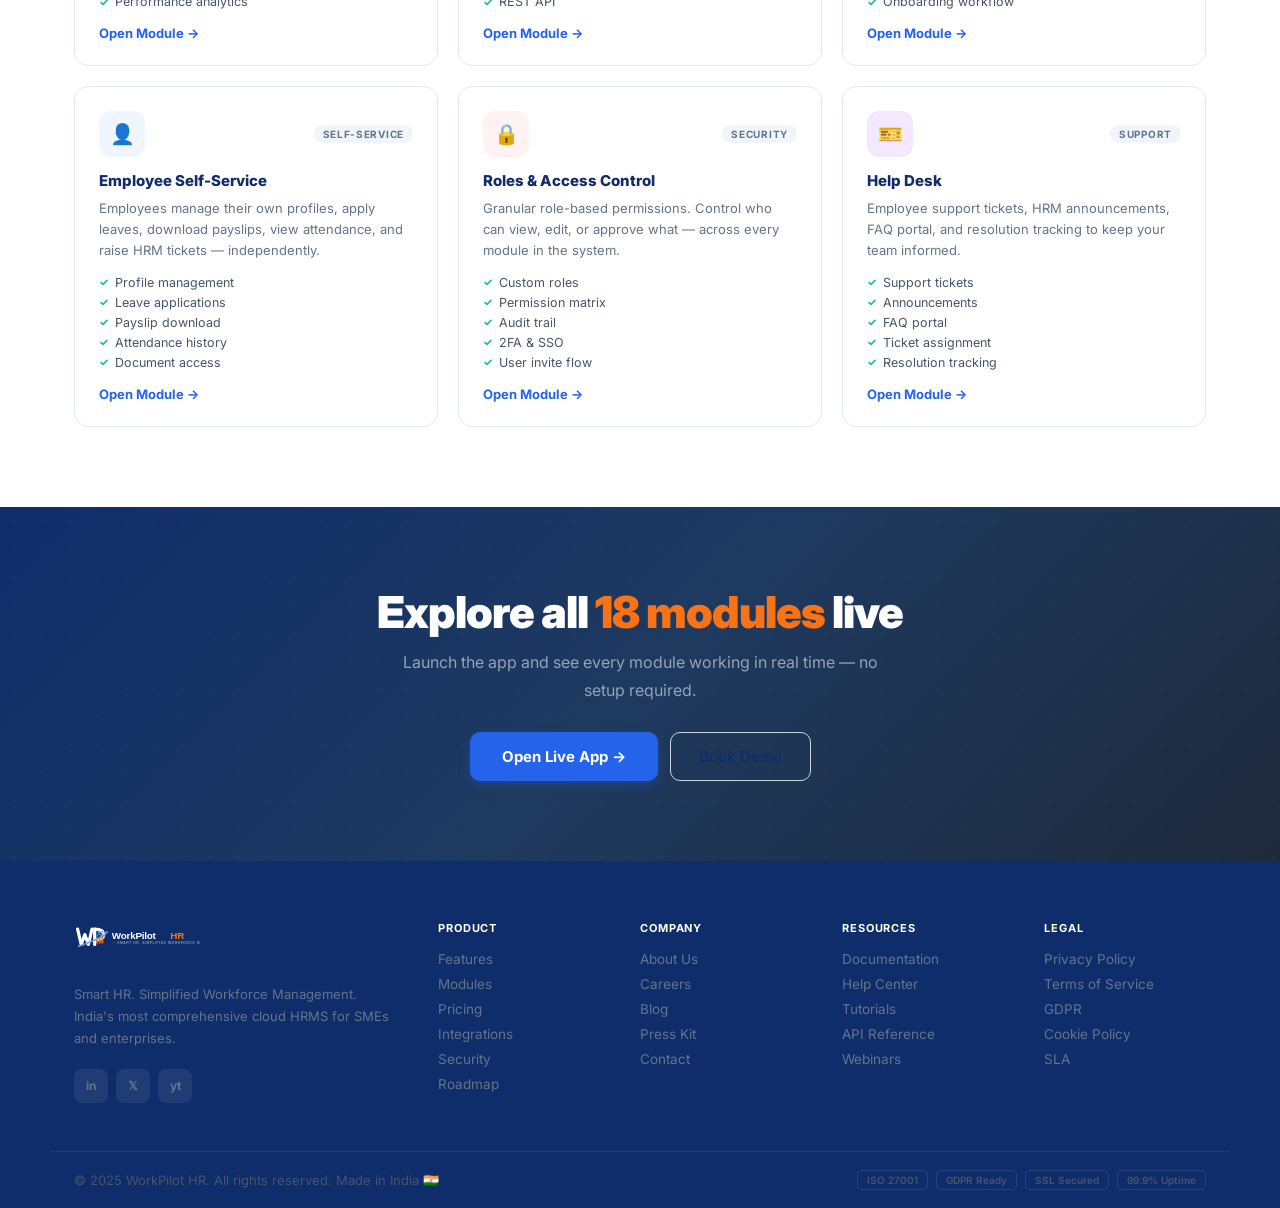
<file: modules.html>
?<!DOCTYPE html>
<html lang="en">
<head>
  <meta charset="UTF-8"/><meta name="viewport" content="width=device-width,initial-scale=1.0"/>
  <title>Modules — WorkPilot HRM</title>
  <link rel="icon" href="assets/favicon.svg"/>
  <link href="https://fonts.googleapis.com/css2?family=Inter:wght@300;400;500;600;700;800;900&family=Poppins:wght@300;400;500;600;700;800;900&display=swap" rel="stylesheet"/>
  <link rel="stylesheet" href="css/brand.css"/>
  <link rel="stylesheet" href="css/pages.css"/>
</head>
<body>
<div class="page-hero">
  <div class="page-hero-tag">📦 18 Core Modules</div>
  <h1>Every HRM Function<br/><span>Beautifully Covered</span></h1>
  <p>From hire to retire — every step of your employee lifecycle, automated and managed in one place.</p>
  <div class="page-hero-btns">
    <a href="index.html" class="btn-primary">Start Free Trial</a>
    <a href="contact.html" class="btn-outline">Book Demo</a>
  </div>
</div>

<section class="pg-section">
  <div class="w">
    <div class="modules-full-grid">
      <div class="mf-card reveal" id="employees">
        <div class="mf-top"><div class="mf-icon" style="background:#EFF6FF;color:#2563EB">👥</div><div class="mf-tag">HRM Core</div></div>
        <h3>Employee Management</h3>
        <p>Complete digital HRM files. Store personal details, departments, documents, job history, and org structure. Search and export instantly.</p>
        <ul class="mf-list"><li>Digital employee profiles</li><li>Department &amp; org chart</li><li>Document management</li><li>Bulk Excel import/export</li><li>Employee ID cards</li></ul>
        <a href="index.html">Open Module →</a>
      </div>
      <div class="mf-card reveal" data-delay="60" id="attendance">
        <div class="mf-top"><div class="mf-icon" style="background:#ECFDF5;color:#059669">✅</div><div class="mf-tag">Attendance</div></div>
        <h3>Attendance Management</h3>
        <p>Biometric sync, web punch, mobile app, GPS, and selfie check-in. Auto-calculate work hours, OT, and late marks.</p>
        <ul class="mf-list"><li>GPS &amp; selfie attendance</li><li>Biometric integration</li><li>Shift scheduling</li><li>Late &amp; OT calculation</li><li>Monthly calendar view</li></ul>
        <a href="index.html">Open Module →</a>
      </div>
      <div class="mf-card mf-feat reveal" data-delay="120" id="payroll">
        <div class="mf-top"><div class="mf-icon" style="background:rgba(255,255,255,.15);color:#fff">💰</div><div class="mf-tag" style="background:rgba(249,115,22,.2);color:#FED7AA">Most Used</div></div>
        <h3>Payroll Management</h3>
        <p>Full payroll engine — salary components, PF, ESI, TDS, professional tax, payslip generation, and bank transfer integration.</p>
        <ul class="mf-list"><li>Auto PF / ESI / TDS / PT</li><li>One-click payslip generation</li><li>NEFT bank transfer</li><li>Form 16 &amp; 24Q reports</li><li>Payroll history &amp; audit</li></ul>
        <a href="index.html" style="color:#FED7AA">Open Module →</a>
      </div>
      <div class="mf-card reveal" id="leave">
        <div class="mf-top"><div class="mf-icon" style="background:#FFF7ED;color:#F97316">📅</div><div class="mf-tag">Leave</div></div>
        <h3>Leave Management</h3>
        <p>Multi-type leaves, carry-forward rules, encashment, WhatsApp approvals, and a company-wide holiday calendar.</p>
        <ul class="mf-list"><li>CL, SL, EL, Maternity &amp; custom</li><li>WhatsApp approval flow</li><li>Carry-forward rules</li><li>Leave calendar</li><li>Leave encashment</li></ul>
        <a href="index.html">Open Module →</a>
      </div>
      <div class="mf-card reveal" data-delay="60" id="tasks">
        <div class="mf-top"><div class="mf-icon" style="background:#F3E8FF;color:#7C3AED">📋</div><div class="mf-tag">Productivity</div></div>
        <h3>Task Management</h3>
        <p>Kanban board, task assignments, deadlines, priority management, and team productivity tracking.</p>
        <ul class="mf-list"><li>Kanban &amp; list view</li><li>Priority &amp; deadline tracking</li><li>Progress updates</li><li>Assign to teams</li><li>Productivity reports</li></ul>
        <a href="index.html">Open Module →</a>
      </div>
      <div class="mf-card reveal" data-delay="120" id="gps">
        <div class="mf-top"><div class="mf-icon" style="background:#FEF2F2;color:#EF4444">📍</div><div class="mf-tag">Tracking</div></div>
        <h3>GPS Field Tracking</h3>
        <p>Live location tracking for field teams. Geo-fence alerts, route history, selfie verification, and automatic location-based attendance.</p>
        <ul class="mf-list"><li>Live GPS map</li><li>Geo-fence zones &amp; alerts</li><li>Route history</li><li>Field visit verification</li><li>Offline capability</li></ul>
        <a href="index.html">Open Module →</a>
      </div>
      <div class="mf-card reveal">
        <div class="mf-top"><div class="mf-icon" style="background:#F0FDF4;color:#059669">🎯</div><div class="mf-tag">Performance</div></div>
        <h3>Performance Appraisal</h3>
        <p>Configure appraisal cycles, OKRs, KPIs, and 360° reviews. Auto-generate performance reports and promotion recommendations.</p>
        <ul class="mf-list"><li>360° review cycles</li><li>OKR &amp; KPI tracking</li><li>Rating configuration</li><li>Promotion workflows</li><li>Performance analytics</li></ul>
        <a href="index.html">Open Module →</a>
      </div>
      <div class="mf-card reveal" data-delay="60">
        <div class="mf-top"><div class="mf-icon" style="background:#ECFEFF;color:#0891B2">📊</div><div class="mf-tag">Analytics</div></div>
        <h3>Reports &amp; Analytics</h3>
        <p>30+ pre-built reports. Custom dashboards. Real-time data. Export to Excel, PDF. REST API access for integrations.</p>
        <ul class="mf-list"><li>30+ report templates</li><li>Custom dashboards</li><li>Excel &amp; PDF export</li><li>Scheduled reports</li><li>REST API</li></ul>
        <a href="index.html">Open Module →</a>
      </div>
      <div class="mf-card reveal" data-delay="120">
        <div class="mf-top"><div class="mf-icon" style="background:#FFFBEB;color:#D97706">💼</div><div class="mf-tag">Recruitment</div></div>
        <h3>Recruitment</h3>
        <p>End-to-end hiring pipeline — post jobs, manage applicants, schedule interviews, send offers, and onboard new hires.</p>
        <ul class="mf-list"><li>Job postings</li><li>Candidate pipeline</li><li>Interview scheduling</li><li>Offer letter generation</li><li>Onboarding workflow</li></ul>
        <a href="index.html">Open Module →</a>
      </div>
      <div class="mf-card reveal">
        <div class="mf-top"><div class="mf-icon" style="background:#EFF6FF;color:#2563EB">👤</div><div class="mf-tag">Self-Service</div></div>
        <h3>Employee Self-Service</h3>
        <p>Employees manage their own profiles, apply leaves, download payslips, view attendance, and raise HRM tickets — independently.</p>
        <ul class="mf-list"><li>Profile management</li><li>Leave applications</li><li>Payslip download</li><li>Attendance history</li><li>Document access</li></ul>
        <a href="index.html">Open Module →</a>
      </div>
      <div class="mf-card reveal" data-delay="60">
        <div class="mf-top"><div class="mf-icon" style="background:#FEF2F2;color:#EF4444">🔒</div><div class="mf-tag">Security</div></div>
        <h3>Roles &amp; Access Control</h3>
        <p>Granular role-based permissions. Control who can view, edit, or approve what — across every module in the system.</p>
        <ul class="mf-list"><li>Custom roles</li><li>Permission matrix</li><li>Audit trail</li><li>2FA &amp; SSO</li><li>User invite flow</li></ul>
        <a href="index.html">Open Module →</a>
      </div>
      <div class="mf-card reveal" data-delay="120">
        <div class="mf-top"><div class="mf-icon" style="background:#F3E8FF;color:#7C3AED">🎫</div><div class="mf-tag">Support</div></div>
        <h3>Help Desk</h3>
        <p>Employee support tickets, HRM announcements, FAQ portal, and resolution tracking to keep your team informed.</p>
        <ul class="mf-list"><li>Support tickets</li><li>Announcements</li><li>FAQ portal</li><li>Ticket assignment</li><li>Resolution tracking</li></ul>
        <a href="index.html">Open Module →</a>
      </div>
    </div>
  </div>
</section>

<section class="pg-cta"><div class="w" style="text-align:center"><h2>Explore all <span>18 modules</span> live</h2><p>Launch the app and see every module working in real time — no setup required.</p><div style="display:flex;gap:12px;justify-content:center;flex-wrap:wrap"><a href="index.html" class="btn-primary" style="padding:14px 32px;font-size:15px">Open Live App →</a><a href="contact.html" class="btn-outline" style="padding:14px 28px;font-size:15px;color:#0F2D6B;border-color:#CBD5E1">Book Demo</a></div></div></section>

<script src="js/shared.js"></script>
<script>injectNav('modules.html');injectFooter();</script>
</body>
</html>
</file>
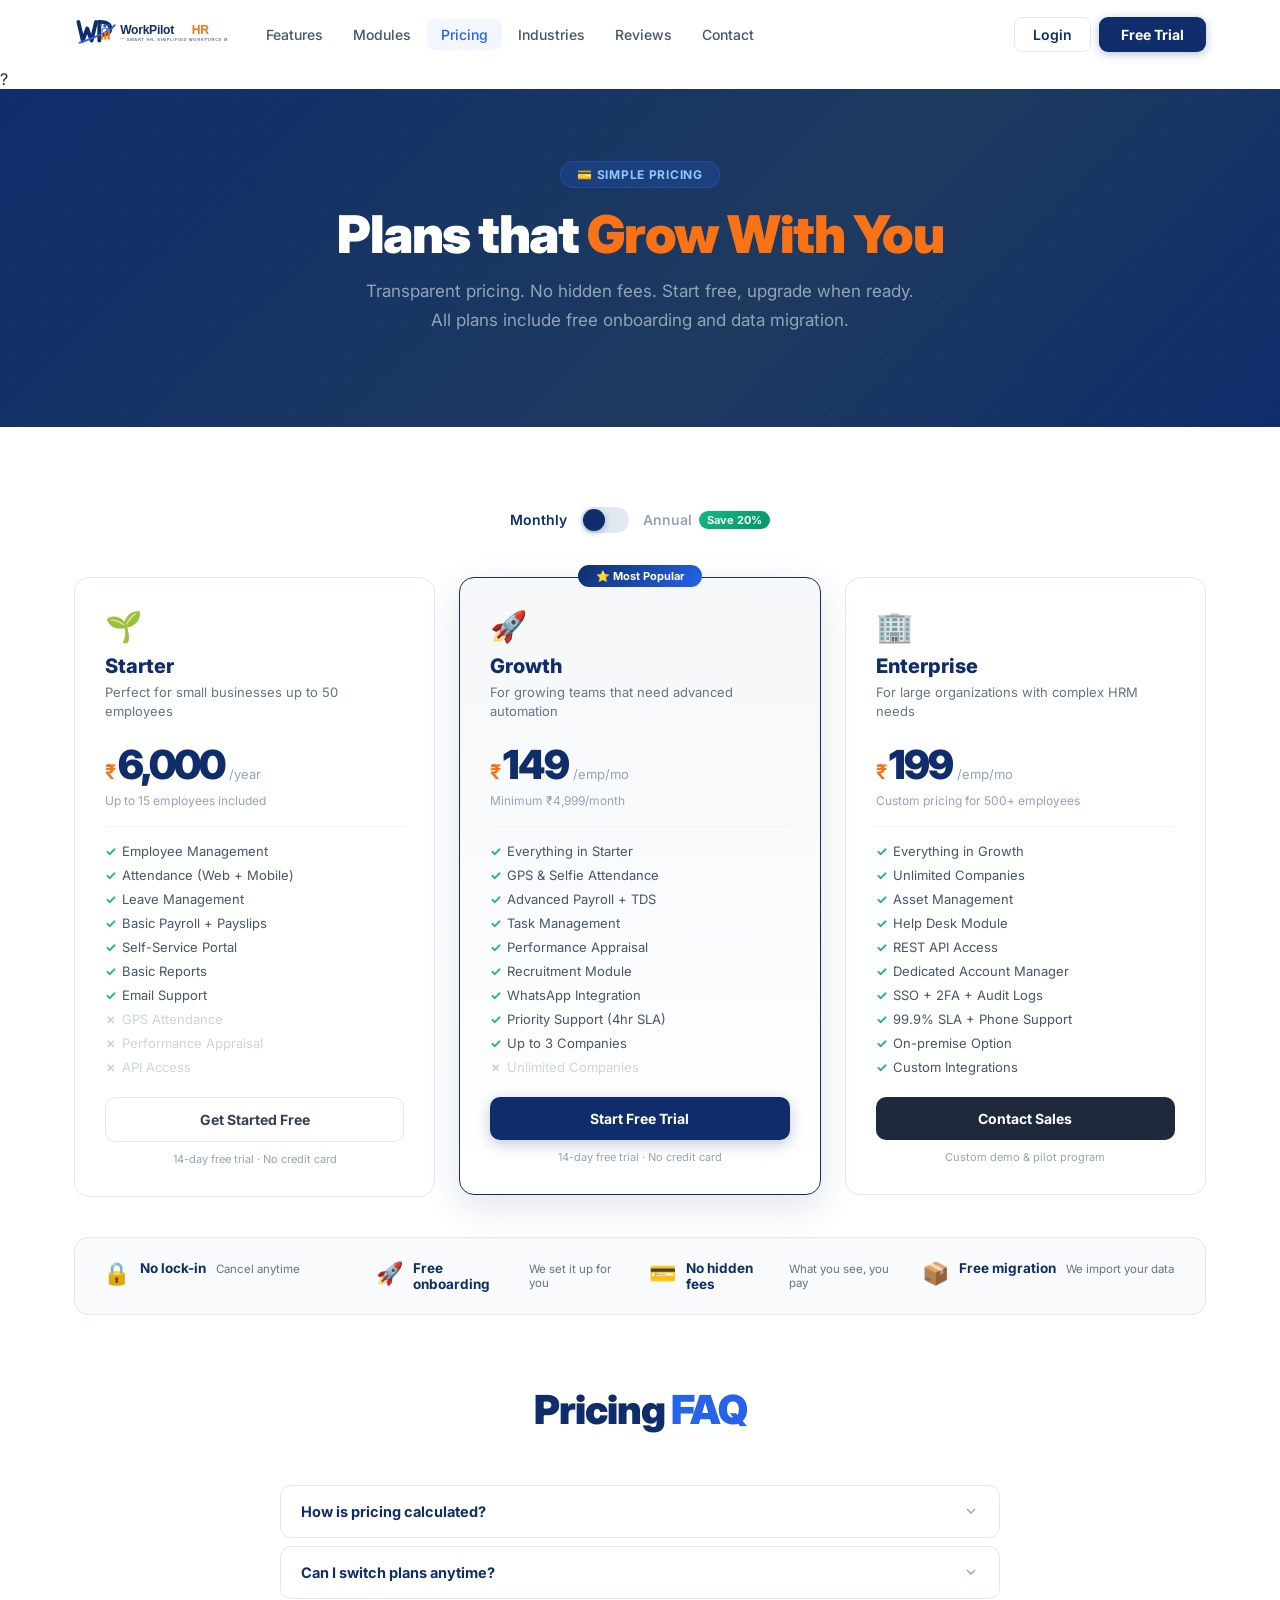
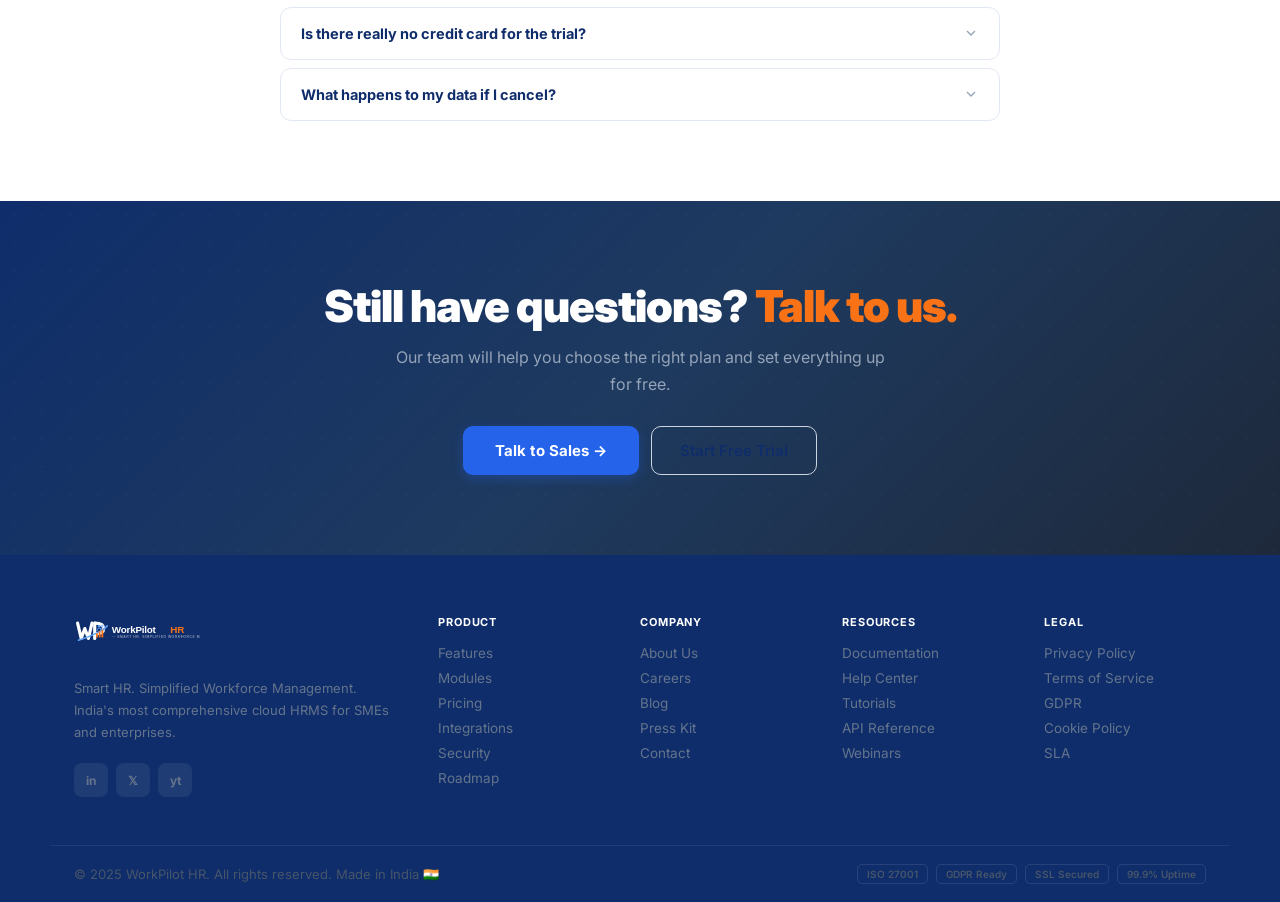
<file: pricing.html>
?<!DOCTYPE html>
<html lang="en">
<head>
  <meta charset="UTF-8"/><meta name="viewport" content="width=device-width,initial-scale=1.0"/>
  <title>Pricing — WorkPilot HRM</title>
  <link rel="icon" href="assets/favicon.svg"/>
  <link href="https://fonts.googleapis.com/css2?family=Inter:wght@300;400;500;600;700;800;900&family=Poppins:wght@300;400;500;600;700;800;900&display=swap" rel="stylesheet"/>
  <link rel="stylesheet" href="css/brand.css"/>
  <link rel="stylesheet" href="css/pages.css"/>
</head>
<body>
<div class="page-hero">
  <div class="page-hero-tag">💳 Simple Pricing</div>
  <h1>Plans that <span>Grow With You</span></h1>
  <p>Transparent pricing. No hidden fees. Start free, upgrade when ready. All plans include free onboarding and data migration.</p>
</div>

<section class="pg-section">
  <div class="w">
    <!-- Toggle -->
    <div class="price-toggle-row">
      <span class="ptg" id="ptg-m" onclick="setPricePg('m')">Monthly</span>
      <div class="ptg-sw" onclick="setPricePg(document.getElementById('ptg-m').classList.contains('ptg-a')?'y':'m')">
        <div class="ptg-knob" id="ptg-k"></div>
      </div>
      <span class="ptg" id="ptg-y" onclick="setPricePg('y')">Annual <em class="save-em">Save 20%</em></span>
    </div>

    <div class="price-cards-grid">
      <!-- Starter -->
      <div class="pc-card reveal">
        <div class="pc-plan-icon">🌱</div>
        <div class="pc-name">Starter</div>
        <div class="pc-desc">Perfect for small businesses up to 50 employees</div>
        <div class="pc-price"><sup>₹</sup><span id="pcp-s">6,000</span><sub id="pcps-s">/year</sub></div>
        <div class="pc-note" id="pcn-s">Up to 15 employees included</div>
        <div class="pc-div"></div>
        <ul class="pc-feats">
          <li class="pf-y">Employee Management</li>
          <li class="pf-y">Attendance (Web + Mobile)</li>
          <li class="pf-y">Leave Management</li>
          <li class="pf-y">Basic Payroll + Payslips</li>
          <li class="pf-y">Self-Service Portal</li>
          <li class="pf-y">Basic Reports</li>
          <li class="pf-y">Email Support</li>
          <li class="pf-n">GPS Attendance</li>
          <li class="pf-n">Performance Appraisal</li>
          <li class="pf-n">API Access</li>
        </ul>
        <a href="index.html" class="pc-btn pc-outline">Get Started Free</a>
        <p class="pc-trial">14-day free trial · No credit card</p>
      </div>

      <!-- Growth (Popular) -->
      <div class="pc-card pc-pop reveal" data-delay="60">
        <div class="pc-ribbon">⭐ Most Popular</div>
        <div class="pc-plan-icon">🚀</div>
        <div class="pc-name">Growth</div>
        <div class="pc-desc">For growing teams that need advanced automation</div>
        <div class="pc-price"><sup>₹</sup><span id="pcp-g">149</span><sub id="pcps-g">/emp/mo</sub></div>
        <div class="pc-note" id="pcn-g">Minimum ₹4,999/month</div>
        <div class="pc-div"></div>
        <ul class="pc-feats">
          <li class="pf-y">Everything in Starter</li>
          <li class="pf-y">GPS &amp; Selfie Attendance</li>
          <li class="pf-y">Advanced Payroll + TDS</li>
          <li class="pf-y">Task Management</li>
          <li class="pf-y">Performance Appraisal</li>
          <li class="pf-y">Recruitment Module</li>
          <li class="pf-y">WhatsApp Integration</li>
          <li class="pf-y">Priority Support (4hr SLA)</li>
          <li class="pf-y">Up to 3 Companies</li>
          <li class="pf-n">Unlimited Companies</li>
        </ul>
        <a href="index.html" class="pc-btn pc-primary">Start Free Trial</a>
        <p class="pc-trial">14-day free trial · No credit card</p>
      </div>

      <!-- Enterprise -->
      <div class="pc-card reveal" data-delay="120">
        <div class="pc-plan-icon">🏢</div>
        <div class="pc-name">Enterprise</div>
        <div class="pc-desc">For large organizations with complex HRM needs</div>
        <div class="pc-price"><sup>₹</sup><span id="pcp-e">199</span><sub id="pcps-e">/emp/mo</sub></div>
        <div class="pc-note" id="pcn-e">Custom pricing for 500+ employees</div>
        <div class="pc-div"></div>
        <ul class="pc-feats">
          <li class="pf-y">Everything in Growth</li>
          <li class="pf-y">Unlimited Companies</li>
          <li class="pf-y">Asset Management</li>
          <li class="pf-y">Help Desk Module</li>
          <li class="pf-y">REST API Access</li>
          <li class="pf-y">Dedicated Account Manager</li>
          <li class="pf-y">SSO + 2FA + Audit Logs</li>
          <li class="pf-y">99.9% SLA + Phone Support</li>
          <li class="pf-y">On-premise Option</li>
          <li class="pf-y">Custom Integrations</li>
        </ul>
        <a href="contact.html" class="pc-btn pc-dark">Contact Sales</a>
        <p class="pc-trial">Custom demo &amp; pilot program</p>
      </div>
    </div>

    <!-- Guarantee -->
    <div class="pc-guarantee">
      <div class="pcg-item"><span>🔒</span><b>No lock-in</b><small>Cancel anytime</small></div>
      <div class="pcg-item"><span>🚀</span><b>Free onboarding</b><small>We set it up for you</small></div>
      <div class="pcg-item"><span>💳</span><b>No hidden fees</b><small>What you see, you pay</small></div>
      <div class="pcg-item"><span>📦</span><b>Free migration</b><small>We import your data</small></div>
    </div>

    <!-- FAQ -->
    <div class="sh" style="margin-top:72px"><h2 class="sh-title">Pricing <span class="bt">FAQ</span></h2></div>
    <div class="pg-faq">
      <div class="pf-item" onclick="togglePF(this)">
        <div class="pf-q">How is pricing calculated? <svg class="pf-ic" width="16" height="16" fill="none" stroke="currentColor" stroke-width="2" viewBox="0 0 24 24"><polyline points="6 9 12 15 18 9"/></svg></div>
        <div class="pf-a">Starter plan is a flat annual fee. Growth and Enterprise are per-employee per-month, billed monthly or annually. You only pay for active employees.</div>
      </div>
      <div class="pf-item" onclick="togglePF(this)">
        <div class="pf-q">Can I switch plans anytime? <svg class="pf-ic" width="16" height="16" fill="none" stroke="currentColor" stroke-width="2" viewBox="0 0 24 24"><polyline points="6 9 12 15 18 9"/></svg></div>
        <div class="pf-a">Yes. You can upgrade or downgrade at any time. When upgrading, you get access immediately. Downgrade takes effect at the next billing cycle.</div>
      </div>
      <div class="pf-item" onclick="togglePF(this)">
        <div class="pf-q">Is there really no credit card for the trial? <svg class="pf-ic" width="16" height="16" fill="none" stroke="currentColor" stroke-width="2" viewBox="0 0 24 24"><polyline points="6 9 12 15 18 9"/></svg></div>
        <div class="pf-a">Correct. Start your 14-day free trial with just your email. No payment info required until you decide to upgrade.</div>
      </div>
      <div class="pf-item" onclick="togglePF(this)">
        <div class="pf-q">What happens to my data if I cancel? <svg class="pf-ic" width="16" height="16" fill="none" stroke="currentColor" stroke-width="2" viewBox="0 0 24 24"><polyline points="6 9 12 15 18 9"/></svg></div>
        <div class="pf-a">You can export all your data before cancellation. After 90 days of account closure, data is permanently deleted per our retention policy.</div>
      </div>
    </div>
  </div>
</section>

<section class="pg-cta"><div class="w" style="text-align:center"><h2>Still have questions? <span>Talk to us.</span></h2><p>Our team will help you choose the right plan and set everything up for free.</p><div style="display:flex;gap:12px;justify-content:center;flex-wrap:wrap"><a href="contact.html" class="btn-primary" style="padding:14px 32px;font-size:15px">Talk to Sales →</a><a href="index.html" class="btn-outline" style="padding:14px 28px;font-size:15px;color:#0F2D6B;border-color:#CBD5E1">Start Free Trial</a></div></div></section>

<script src="js/shared.js"></script>
<script>
injectNav('pricing.html');injectFooter();
document.getElementById('ptg-m').classList.add('ptg-a');
function setPricePg(m){
  const isY=m==='y';
  document.getElementById('ptg-m').classList.toggle('ptg-a',!isY);
  document.getElementById('ptg-y').classList.toggle('ptg-a',isY);
  document.getElementById('ptg-k').style.transform=isY?'translateX(22px)':'';
  if(isY){
    document.getElementById('pcp-s').textContent='4,800';document.getElementById('pcps-s').textContent='/year';
    document.getElementById('pcp-g').textContent='119';document.getElementById('pcps-g').textContent='/emp/mo';
    document.getElementById('pcp-e').textContent='159';document.getElementById('pcps-e').textContent='/emp/mo';
    document.getElementById('pcn-s').textContent='Billed annually · Best value';
    document.getElementById('pcn-g').textContent='Min ₹3,999/mo · Billed annually';
    document.getElementById('pcn-e').textContent='Custom pricing available';
  } else {
    document.getElementById('pcp-s').textContent='6,000';document.getElementById('pcps-s').textContent='/year';
    document.getElementById('pcp-g').textContent='149';document.getElementById('pcps-g').textContent='/emp/mo';
    document.getElementById('pcp-e').textContent='199';document.getElementById('pcps-e').textContent='/emp/mo';
    document.getElementById('pcn-s').textContent='Up to 15 employees included';
    document.getElementById('pcn-g').textContent='Minimum ₹4,999/month';
    document.getElementById('pcn-e').textContent='Custom pricing for 500+ employees';
  }
}
function togglePF(el){
  const a=el.querySelector('.pf-a'),ic=el.querySelector('.pf-ic'),open=el.classList.contains('open');
  document.querySelectorAll('.pf-item').forEach(i=>{i.classList.remove('open');i.querySelector('.pf-a').style.maxHeight='0';i.querySelector('.pf-ic').style.transform='';});
  if(!open){el.classList.add('open');a.style.maxHeight=a.scrollHeight+'px';ic.style.transform='rotate(180deg)';}
}
</script>
</body>
</html>
</file>
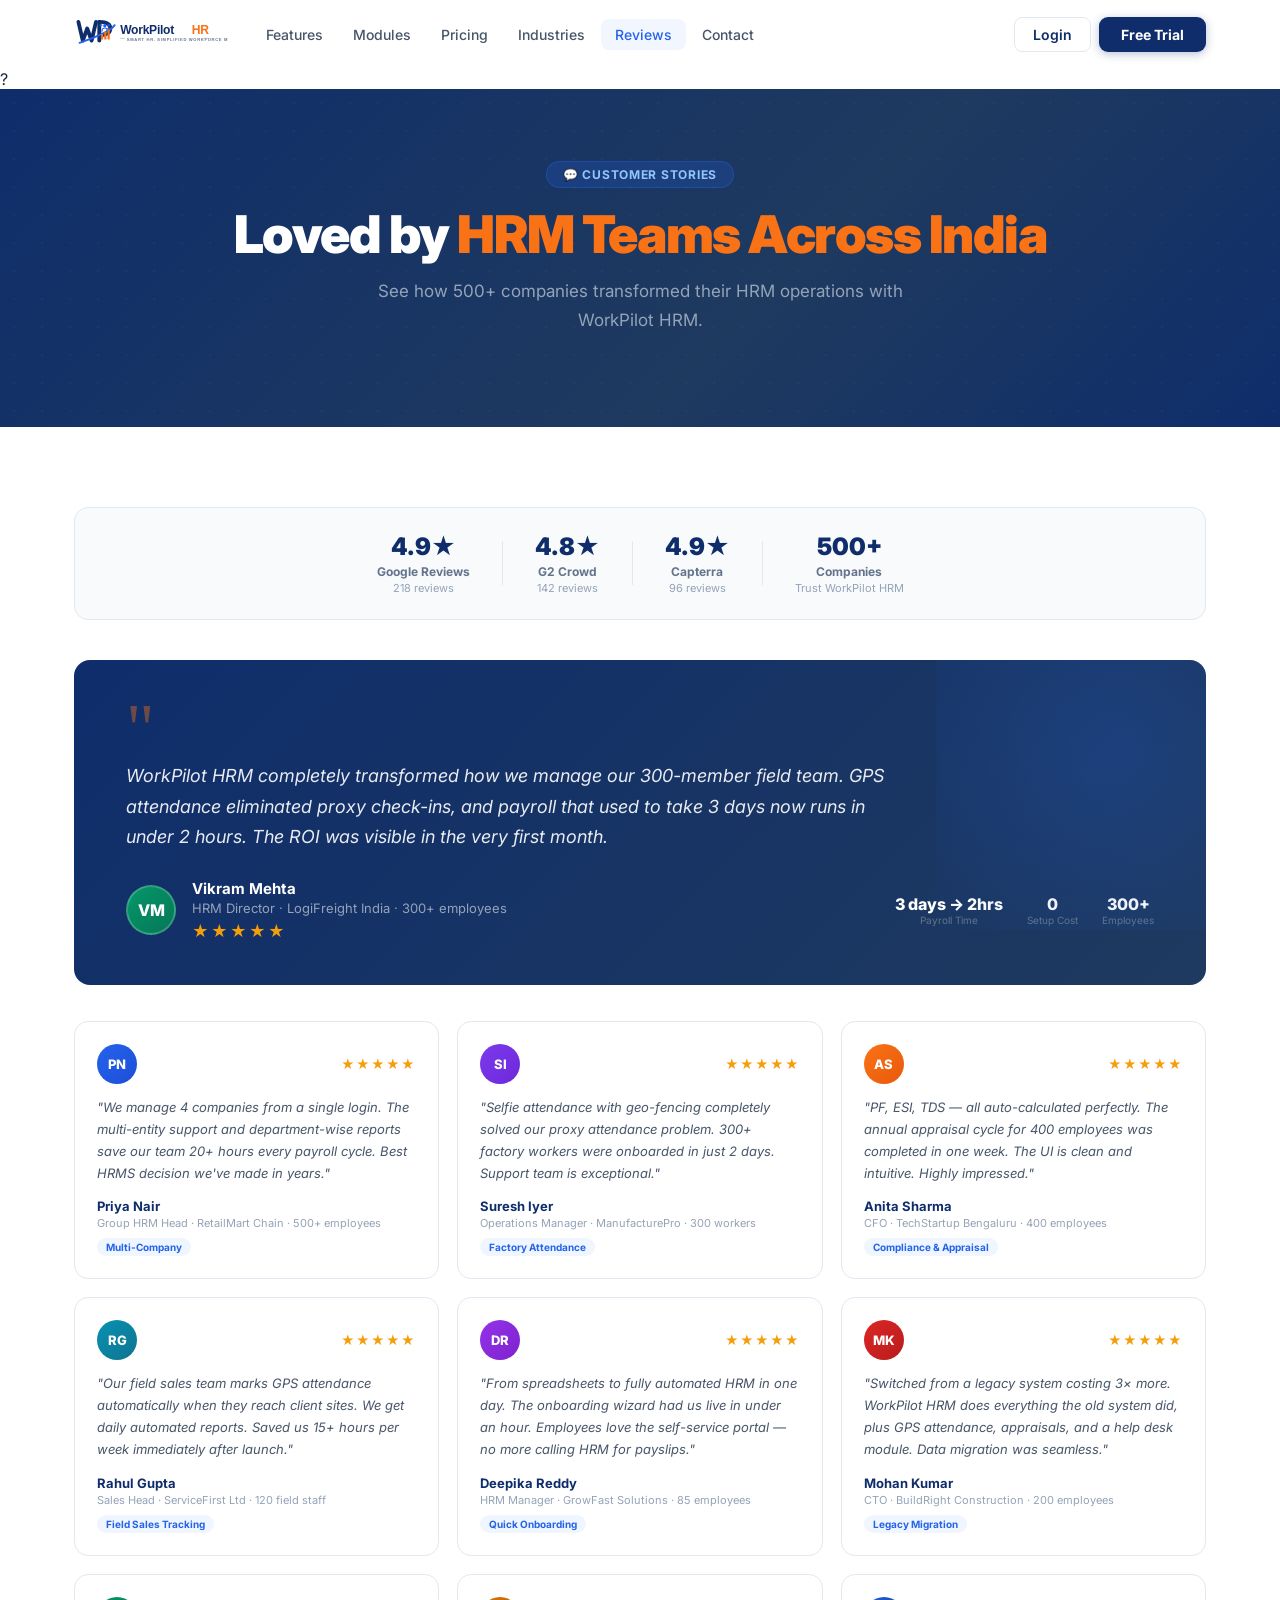
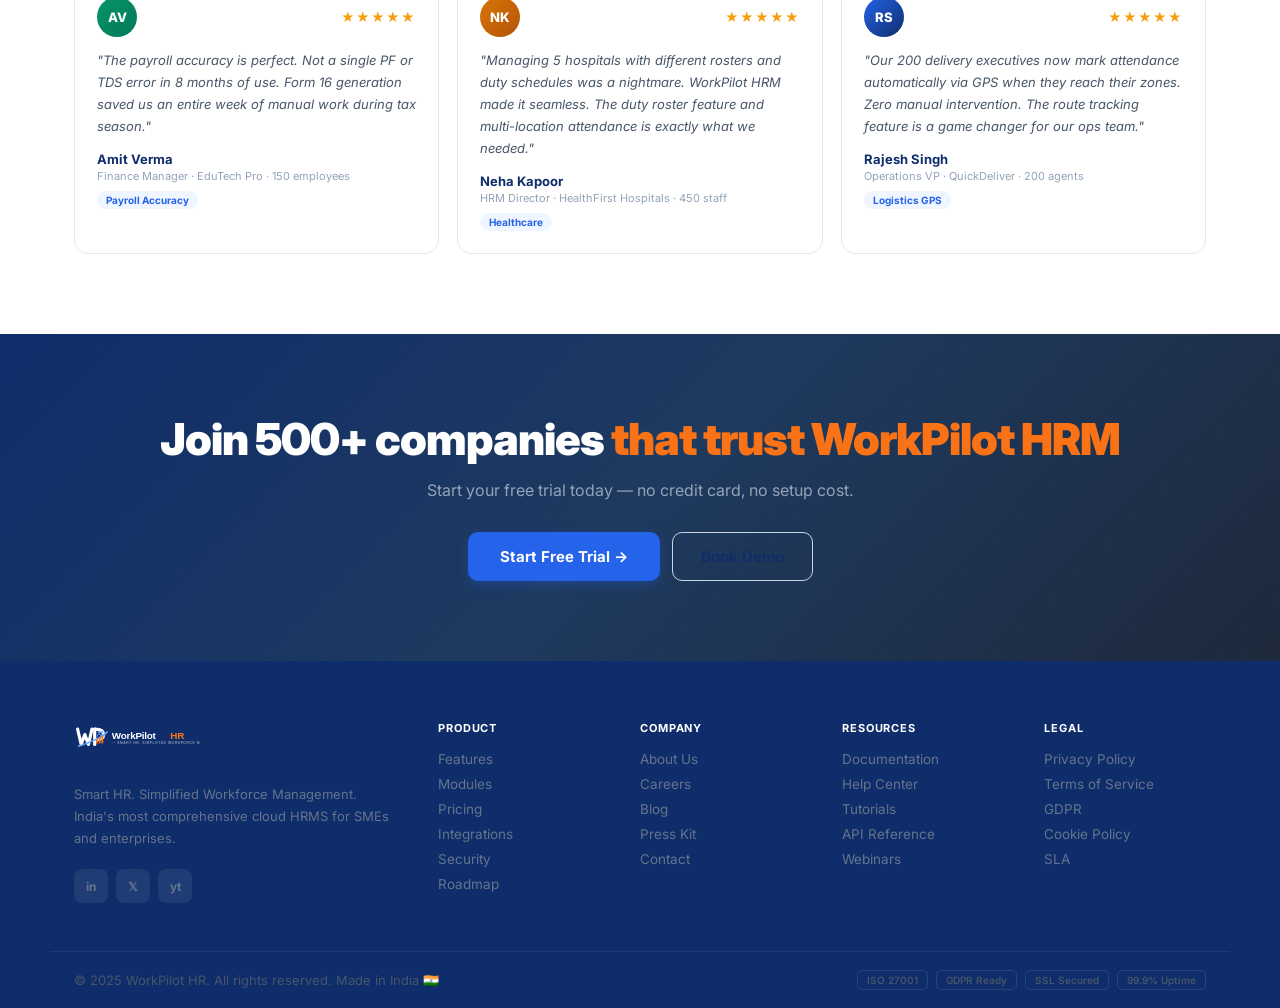
<file: testimonials.html>
?<!DOCTYPE html>
<html lang="en">
<head>
  <meta charset="UTF-8"/><meta name="viewport" content="width=device-width,initial-scale=1.0"/>
  <title>Customer Reviews — WorkPilot HRM</title>
  <link rel="icon" href="assets/favicon.svg"/>
  <link href="https://fonts.googleapis.com/css2?family=Inter:wght@300;400;500;600;700;800;900&family=Poppins:wght@300;400;500;600;700;800;900&display=swap" rel="stylesheet"/>
  <link rel="stylesheet" href="css/brand.css"/>
  <link rel="stylesheet" href="css/pages.css"/>
</head>
<body>
<div class="page-hero">
  <div class="page-hero-tag">💬 Customer Stories</div>
  <h1>Loved by <span>HRM Teams Across India</span></h1>
  <p>See how 500+ companies transformed their HRM operations with WorkPilot HRM.</p>
</div>

<section class="pg-section">
  <div class="w">

    <!-- Rating Strip -->
    <div class="rating-strip-pg">
      <div class="rsp-item"><div class="rsp-num">4.9★</div><div class="rsp-src">Google Reviews</div><div class="rsp-cnt">218 reviews</div></div>
      <div class="rsp-div"></div>
      <div class="rsp-item"><div class="rsp-num">4.8★</div><div class="rsp-src">G2 Crowd</div><div class="rsp-cnt">142 reviews</div></div>
      <div class="rsp-div"></div>
      <div class="rsp-item"><div class="rsp-num">4.9★</div><div class="rsp-src">Capterra</div><div class="rsp-cnt">96 reviews</div></div>
      <div class="rsp-div"></div>
      <div class="rsp-item"><div class="rsp-num">500+</div><div class="rsp-src">Companies</div><div class="rsp-cnt">Trust WorkPilot HRM</div></div>
    </div>

    <!-- Featured -->
    <div class="testi-big reveal">
      <div class="tb-quote">"</div>
      <p class="tb-text">WorkPilot HRM completely transformed how we manage our 300-member field team. GPS attendance eliminated proxy check-ins, and payroll that used to take 3 days now runs in under 2 hours. The ROI was visible in the very first month.</p>
      <div class="tb-author">
        <div class="tb-av" style="background:linear-gradient(135deg,#059669,#047857)">VM</div>
        <div class="tb-info">
          <div class="tb-name">Vikram Mehta</div>
          <div class="tb-role">HRM Director · LogiFreight India · 300+ employees</div>
          <div class="tb-stars">★★★★★</div>
        </div>
        <div class="tb-meta">
          <div class="tbm-i"><span>3 days → 2hrs</span><small>Payroll Time</small></div>
          <div class="tbm-i"><span>0</span><small>Setup Cost</small></div>
          <div class="tbm-i"><span>300+</span><small>Employees</small></div>
        </div>
      </div>
    </div>

    <!-- All Reviews Grid -->
    <div class="testi-full-grid">
      <div class="tf-card reveal"><div class="tf-top"><div class="tf-av" style="background:linear-gradient(135deg,#2563EB,#1D4ED8)">PN</div><div class="tf-stars">★★★★★</div></div><p>"We manage 4 companies from a single login. The multi-entity support and department-wise reports save our team 20+ hours every payroll cycle. Best HRMS decision we've made in years."</p><div class="tf-name">Priya Nair</div><div class="tf-role">Group HRM Head · RetailMart Chain · 500+ employees</div><div class="tf-tag">Multi-Company</div></div>

      <div class="tf-card reveal" data-delay="60"><div class="tf-top"><div class="tf-av" style="background:linear-gradient(135deg,#7C3AED,#6D28D9)">SI</div><div class="tf-stars">★★★★★</div></div><p>"Selfie attendance with geo-fencing completely solved our proxy attendance problem. 300+ factory workers were onboarded in just 2 days. Support team is exceptional."</p><div class="tf-name">Suresh Iyer</div><div class="tf-role">Operations Manager · ManufacturePro · 300 workers</div><div class="tf-tag">Factory Attendance</div></div>

      <div class="tf-card reveal" data-delay="120"><div class="tf-top"><div class="tf-av" style="background:linear-gradient(135deg,#F97316,#EA580C)">AS</div><div class="tf-stars">★★★★★</div></div><p>"PF, ESI, TDS — all auto-calculated perfectly. The annual appraisal cycle for 400 employees was completed in one week. The UI is clean and intuitive. Highly impressed."</p><div class="tf-name">Anita Sharma</div><div class="tf-role">CFO · TechStartup Bengaluru · 400 employees</div><div class="tf-tag">Compliance &amp; Appraisal</div></div>

      <div class="tf-card reveal"><div class="tf-top"><div class="tf-av" style="background:linear-gradient(135deg,#0891B2,#0E7490)">RG</div><div class="tf-stars">★★★★★</div></div><p>"Our field sales team marks GPS attendance automatically when they reach client sites. We get daily automated reports. Saved us 15+ hours per week immediately after launch."</p><div class="tf-name">Rahul Gupta</div><div class="tf-role">Sales Head · ServiceFirst Ltd · 120 field staff</div><div class="tf-tag">Field Sales Tracking</div></div>

      <div class="tf-card reveal" data-delay="60"><div class="tf-top"><div class="tf-av" style="background:linear-gradient(135deg,#9333EA,#7E22CE)">DR</div><div class="tf-stars">★★★★★</div></div><p>"From spreadsheets to fully automated HRM in one day. The onboarding wizard had us live in under an hour. Employees love the self-service portal — no more calling HRM for payslips."</p><div class="tf-name">Deepika Reddy</div><div class="tf-role">HRM Manager · GrowFast Solutions · 85 employees</div><div class="tf-tag">Quick Onboarding</div></div>

      <div class="tf-card reveal" data-delay="120"><div class="tf-top"><div class="tf-av" style="background:linear-gradient(135deg,#DC2626,#B91C1C)">MK</div><div class="tf-stars">★★★★★</div></div><p>"Switched from a legacy system costing 3× more. WorkPilot HRM does everything the old system did, plus GPS attendance, appraisals, and a help desk module. Data migration was seamless."</p><div class="tf-name">Mohan Kumar</div><div class="tf-role">CTO · BuildRight Construction · 200 employees</div><div class="tf-tag">Legacy Migration</div></div>

      <div class="tf-card reveal"><div class="tf-top"><div class="tf-av" style="background:linear-gradient(135deg,#059669,#047857)">AV</div><div class="tf-stars">★★★★★</div></div><p>"The payroll accuracy is perfect. Not a single PF or TDS error in 8 months of use. Form 16 generation saved us an entire week of manual work during tax season."</p><div class="tf-name">Amit Verma</div><div class="tf-role">Finance Manager · EduTech Pro · 150 employees</div><div class="tf-tag">Payroll Accuracy</div></div>

      <div class="tf-card reveal" data-delay="60"><div class="tf-top"><div class="tf-av" style="background:linear-gradient(135deg,#D97706,#B45309)">NK</div><div class="tf-stars">★★★★★</div></div><p>"Managing 5 hospitals with different rosters and duty schedules was a nightmare. WorkPilot HRM made it seamless. The duty roster feature and multi-location attendance is exactly what we needed."</p><div class="tf-name">Neha Kapoor</div><div class="tf-role">HRM Director · HealthFirst Hospitals · 450 staff</div><div class="tf-tag">Healthcare</div></div>

      <div class="tf-card reveal" data-delay="120"><div class="tf-top"><div class="tf-av" style="background:linear-gradient(135deg,#2563EB,#0F2D6B)">RS</div><div class="tf-stars">★★★★★</div></div><p>"Our 200 delivery executives now mark attendance automatically via GPS when they reach their zones. Zero manual intervention. The route tracking feature is a game changer for our ops team."</p><div class="tf-name">Rajesh Singh</div><div class="tf-role">Operations VP · QuickDeliver · 200 agents</div><div class="tf-tag">Logistics GPS</div></div>
    </div>
  </div>
</section>

<section class="pg-cta"><div class="w" style="text-align:center"><h2>Join 500+ companies <span>that trust WorkPilot HRM</span></h2><p>Start your free trial today — no credit card, no setup cost.</p><div style="display:flex;gap:12px;justify-content:center;flex-wrap:wrap"><a href="index.html" class="btn-primary" style="padding:14px 32px;font-size:15px">Start Free Trial →</a><a href="contact.html" class="btn-outline" style="padding:14px 28px;font-size:15px;color:#0F2D6B;border-color:#CBD5E1">Book Demo</a></div></div></section>

<script src="js/shared.js"></script>
<script>injectNav('testimonials.html');injectFooter();</script>
</body>
</html>
</file>
<file: css/brand.css>
/* ═══════════════════════════════════════════════
   WorkPilot HR — Brand & Global Theme
   Navy #0F2D6B  |  Blue #2563EB  |  Orange #F97316
════════════════════════════════════════════════ */
:root {
  --brand-navy:   #0F2D6B;
  --brand-blue:   #2563EB;
  --brand-blue2:  #1D4ED8;
  --brand-orange: #F97316;
  --brand-orange2:#EA580C;
  --brand-white:  #FFFFFF;
  --brand-gray:   #F1F5F9;
  --font: 'Inter', -apple-system, sans-serif;
}

/* ── LOGO COMPONENT ── */
.wp-logo {
  display: flex;
  align-items: center;
  gap: 10px;
  text-decoration: none;
  flex-shrink: 0;
}
.wp-logo img {
  height: 44px;
  width: auto;
  display: block;
}
.wp-logo-sm img { height: 36px; }
.wp-logo-lg img { height: 56px; }

/* ── SHARED NAVBAR ── */
.wp-nav {
  position: sticky;
  top: 0;
  z-index: 300;
  background: rgba(255,255,255,0.97);
  backdrop-filter: blur(16px);
  border-bottom: 1px solid transparent;
  transition: all .2s ease;
  font-family: var(--font);
}
.wp-nav.scrolled {
  border-bottom-color: #E2E8F0;
  box-shadow: 0 1px 20px rgba(15,45,107,.08);
}
.wp-nav-inner {
  max-width: 1180px;
  margin: 0 auto;
  padding: 0 24px;
  height: 68px;
  display: flex;
  align-items: center;
  gap: 24px;
}
.wp-nav-links {
  display: flex;
  gap: 2px;
  flex: 1;
  list-style: none;
  margin: 0; padding: 0;
}
.wp-nav-links a {
  padding: 7px 14px;
  font-size: 14px;
  font-weight: 500;
  color: #475569;
  border-radius: 8px;
  transition: all .2s;
  text-decoration: none;
}
.wp-nav-links a:hover,
.wp-nav-links a.active {
  color: var(--brand-blue);
  background: rgba(37,99,235,.06);
}
.wp-nav-actions {
  display: flex;
  align-items: center;
  gap: 8px;
  flex-shrink: 0;
}
.wp-btn-login {
  padding: 8px 18px;
  font-size: 14px;
  font-weight: 600;
  color: var(--brand-navy);
  border-radius: 8px;
  border: 1.5px solid #E2E8F0;
  background: transparent;
  cursor: pointer;
  transition: all .2s;
  text-decoration: none;
  font-family: var(--font);
}
.wp-btn-login:hover {
  background: #F8FAFC;
  border-color: var(--brand-blue);
  color: var(--brand-blue);
}
.wp-btn-trial {
  padding: 9px 22px;
  font-size: 14px;
  font-weight: 700;
  color: white;
  background: var(--brand-navy);
  border-radius: 9px;
  border: none;
  cursor: pointer;
  transition: all .2s;
  text-decoration: none;
  font-family: var(--font);
  box-shadow: 0 2px 10px rgba(15,45,107,.3);
}
.wp-btn-trial:hover {
  background: var(--brand-blue);
  transform: translateY(-1px);
  box-shadow: 0 4px 16px rgba(37,99,235,.4);
}
.wp-hamburger {
  display: none;
  flex-direction: column;
  gap: 5px;
  cursor: pointer;
  padding: 8px;
  background: none;
  border: none;
  margin-left: auto;
}
.wp-hamburger span {
  display: block;
  width: 22px; height: 2px;
  background: #334155;
  border-radius: 2px;
  transition: all .25s;
}
.wp-hamburger.open span:nth-child(1) { transform: rotate(45deg) translate(5px,5px); }
.wp-hamburger.open span:nth-child(2) { opacity: 0; }
.wp-hamburger.open span:nth-child(3) { transform: rotate(-45deg) translate(5px,-5px); }
.wp-mobile-nav {
  display: none;
  flex-direction: column;
  padding: 10px 20px 16px;
  border-top: 1px solid #F1F5F9;
  background: white;
}
.wp-mobile-nav.open { display: flex; }
.wp-mobile-nav a {
  padding: 11px 14px;
  font-size: 15px;
  font-weight: 500;
  color: #334155;
  border-radius: 8px;
  text-decoration: none;
  transition: all .2s;
}
.wp-mobile-nav a:hover { background: #F1F5F9; color: var(--brand-blue); }
.wp-mobile-nav .wp-btn-trial {
  text-align: center;
  margin-top: 8px;
}

/* ── SHARED FOOTER ── */
.wp-footer {
  background: var(--brand-navy);
  padding: 60px 0 0;
  font-family: var(--font);
}
.wp-foot-grid {
  max-width: 1180px;
  margin: 0 auto;
  padding: 0 24px;
  display: grid;
  grid-template-columns: 2fr 1fr 1fr 1fr 1fr;
  gap: 40px;
  padding-bottom: 48px;
  border-bottom: 1px solid rgba(255,255,255,.07);
}
.wp-foot-desc {
  font-size: 13px;
  color: #64748B;
  line-height: 1.7;
  margin: 14px 0 20px;
}
.wp-foot-socials { display: flex; gap: 8px; }
.wp-fsoc {
  width: 34px; height: 34px;
  border-radius: 8px;
  background: rgba(255,255,255,.07);
  display: flex; align-items: center; justify-content: center;
  font-size: 12px; font-weight: 700;
  color: #64748B;
  text-decoration: none;
  transition: all .2s;
}
.wp-fsoc:hover { background: var(--brand-blue); color: white; }
.wp-foot-col h5 {
  font-size: 11px;
  font-weight: 700;
  color: white;
  text-transform: uppercase;
  letter-spacing: .08em;
  margin-bottom: 16px;
}
.wp-foot-col a {
  display: block;
  font-size: 13.5px;
  color: #64748B;
  margin-bottom: 9px;
  text-decoration: none;
  transition: color .2s;
}
.wp-foot-col a:hover { color: white; }
.wp-foot-bottom {
  max-width: 1180px;
  margin: 0 auto;
  padding: 18px 24px;
  display: flex;
  align-items: center;
  justify-content: space-between;
  flex-wrap: wrap;
  gap: 10px;
}
.wp-foot-bottom span { font-size: 13px; color: #475569; }
.wp-foot-badges { display: flex; gap: 8px; flex-wrap: wrap; }
.wp-foot-badges span {
  font-size: 10px; font-weight: 600;
  padding: 3px 9px;
  border: 1px solid rgba(255,255,255,.1);
  border-radius: 5px;
  color: #475569;
}

/* ── PAGE HERO (reusable inner pages) ── */
.page-hero {
  background: linear-gradient(135deg, var(--brand-navy) 0%, #1E3A5F 60%, #0F2D6B 100%);
  padding: 72px 0 64px;
  text-align: center;
  position: relative;
  overflow: hidden;
}
.page-hero::before {
  content: '';
  position: absolute; inset: 0;
  background-image: radial-gradient(rgba(255,255,255,.03) 1px, transparent 1px);
  background-size: 28px 28px;
  pointer-events: none;
}
.page-hero-tag {
  display: inline-flex;
  align-items: center;
  gap: 8px;
  background: rgba(37,99,235,.2);
  border: 1px solid rgba(37,99,235,.35);
  color: #93C5FD;
  font-size: 12px;
  font-weight: 700;
  padding: 5px 16px;
  border-radius: 20px;
  margin-bottom: 18px;
  text-transform: uppercase;
  letter-spacing: .06em;
}
.page-hero h1 {
  font-size: clamp(32px,5vw,52px);
  font-weight: 900;
  color: white;
  letter-spacing: -1.5px;
  margin-bottom: 14px;
  line-height: 1.1;
}
.page-hero h1 span { color: #F97316; }
.page-hero p {
  font-size: 17px;
  color: #94A3B8;
  max-width: 560px;
  margin: 0 auto 28px;
  line-height: 1.7;
}
.page-hero-btns {
  display: flex;
  gap: 12px;
  justify-content: center;
  flex-wrap: wrap;
}

/* ── SHARED BUTTONS ── */
.btn-primary {
  display: inline-flex; align-items: center; gap: 8px;
  background: var(--brand-blue); color: white;
  padding: 12px 26px; border-radius: 10px;
  font-size: 14px; font-weight: 700;
  transition: all .2s; text-decoration: none;
  box-shadow: 0 4px 14px rgba(37,99,235,.3);
  font-family: var(--font);
}
.btn-primary:hover { background: var(--brand-blue2); transform: translateY(-1px); }
.btn-outline {
  display: inline-flex; align-items: center; gap: 8px;
  background: transparent; color: white;
  border: 1.5px solid rgba(255,255,255,.25);
  padding: 12px 24px; border-radius: 10px;
  font-size: 14px; font-weight: 600;
  transition: all .2s; text-decoration: none;
  font-family: var(--font);
}
.btn-outline:hover { background: rgba(255,255,255,.1); border-color: rgba(255,255,255,.4); }
.btn-navy {
  display: inline-flex; align-items: center; gap: 8px;
  background: var(--brand-navy); color: white;
  padding: 12px 26px; border-radius: 10px;
  font-size: 14px; font-weight: 700;
  transition: all .2s; text-decoration: none;
  font-family: var(--font);
}
.btn-navy:hover { background: var(--brand-blue); }
.btn-orange {
  display: inline-flex; align-items: center; gap: 8px;
  background: var(--brand-orange); color: white;
  padding: 12px 26px; border-radius: 10px;
  font-size: 14px; font-weight: 700;
  transition: all .2s; text-decoration: none;
  box-shadow: 0 4px 14px rgba(249,115,22,.35);
  font-family: var(--font);
}
.btn-orange:hover { background: var(--brand-orange2); transform: translateY(-1px); }

/* ── SECTION HEADER (shared) ── */
.sh { text-align: center; margin-bottom: 52px; }
.sh-tag {
  display: inline-flex; align-items: center; gap: 6px;
  background: rgba(15,45,107,.07); color: var(--brand-navy);
  font-size: 11px; font-weight: 700;
  padding: 5px 14px; border-radius: 20px;
  text-transform: uppercase; letter-spacing: .07em;
  margin-bottom: 12px;
}
.sh-title {
  font-size: clamp(26px,3.5vw,40px);
  font-weight: 900;
  color: var(--brand-navy);
  letter-spacing: -1px;
  margin-bottom: 12px;
  line-height: 1.15;
}
.sh-title .ot { color: var(--brand-orange); }
.sh-title .bt { color: var(--brand-blue); }
.sh-sub {
  font-size: 16px;
  color: #64748B;
  max-width: 540px;
  margin: 0 auto;
  line-height: 1.7;
}

/* ── WRAP ── */
.w { max-width: 1180px; margin: 0 auto; padding: 0 24px; }

/* ── SCROLL REVEAL ── */
.reveal { opacity: 0; transform: translateY(22px); transition: opacity .6s ease, transform .6s ease; }
.reveal.visible { opacity: 1; transform: translateY(0); }

/* ── RESPONSIVE ── */
@media (max-width: 900px) {
  .wp-nav-links, .wp-nav-actions { display: none; }
  .wp-hamburger { display: flex; }
  .wp-foot-grid { grid-template-columns: 1fr 1fr; }
}
@media (max-width: 600px) {
  .wp-foot-grid { grid-template-columns: 1fr; }
  .wp-foot-bottom { flex-direction: column; text-align: center; }
  .page-hero h1 { font-size: 28px; }
}
</file>
<file: css/pages.css>
/* WorkPilot HR — Shared Page Styles */
*,*::before,*::after{box-sizing:border-box;margin:0;padding:0;}
body{font-family:'Inter',-apple-system,sans-serif;color:#1E293B;background:#fff;-webkit-font-smoothing:antialiased;overflow-x:hidden;}
a{text-decoration:none;color:inherit;}
img{max-width:100%;display:block;}

.pg-section{padding:80px 0;}
.pg-cta{background:linear-gradient(135deg,#0F2D6B 0%,#1E3A5F 50%,#1E293B 100%);padding:80px 0;position:relative;overflow:hidden;}
.pg-cta::before{content:'';position:absolute;inset:0;background-image:radial-gradient(rgba(255,255,255,.025) 1px,transparent 1px);background-size:28px 28px;}
.pg-cta .w{position:relative;z-index:1;}
.pg-cta h2{font-size:clamp(28px,4vw,44px);font-weight:900;color:#fff;letter-spacing:-1px;margin-bottom:12px;line-height:1.15;}
.pg-cta h2 span{color:#F97316;}
.pg-cta p{font-size:16px;color:#94A3B8;margin-bottom:28px;max-width:500px;margin-left:auto;margin-right:auto;line-height:1.7;}

/* ── REVEAL ── */
.reveal{opacity:0;transform:translateY(22px);transition:opacity .6s ease,transform .6s ease;}
.reveal.visible{opacity:1;transform:translateY(0);}

/* ── BUTTONS ── */
.btn-primary{display:inline-flex;align-items:center;gap:7px;background:#2563EB;color:#fff;padding:11px 24px;border-radius:10px;font-size:14px;font-weight:700;transition:.2s;text-decoration:none;box-shadow:0 4px 12px rgba(37,99,235,.3);}
.btn-primary:hover{background:#1D4ED8;transform:translateY(-1px);}
.btn-outline{display:inline-flex;align-items:center;gap:7px;background:transparent;border:1.5px solid rgba(255,255,255,.25);color:#fff;padding:11px 22px;border-radius:10px;font-size:14px;font-weight:600;transition:.2s;text-decoration:none;}
.btn-outline:hover{background:rgba(255,255,255,.1);}
.btn-navy{display:inline-flex;align-items:center;gap:7px;background:#0F2D6B;color:#fff;padding:10px 22px;border-radius:10px;font-size:13.5px;font-weight:700;transition:.2s;text-decoration:none;}
.btn-navy:hover{background:#2563EB;}
.btn-orange{display:inline-flex;align-items:center;gap:7px;background:#F97316;color:#fff;padding:11px 24px;border-radius:10px;font-size:14px;font-weight:700;transition:.2s;text-decoration:none;box-shadow:0 4px 12px rgba(249,115,22,.35);}
.btn-orange:hover{background:#EA580C;transform:translateY(-1px);}

/* ── SECTION HEADER ── */
.sh{text-align:center;margin-bottom:52px;}
.sh-tag{display:inline-flex;align-items:center;gap:6px;background:rgba(15,45,107,.07);color:#0F2D6B;font-size:11px;font-weight:700;padding:5px 14px;border-radius:20px;text-transform:uppercase;letter-spacing:.07em;margin-bottom:12px;}
.sh-title{font-size:clamp(26px,3.5vw,40px);font-weight:900;color:#0F2D6B;letter-spacing:-1px;margin-bottom:12px;line-height:1.15;}
.sh-title .ot{color:#F97316;}
.sh-title .bt{color:#2563EB;}
.sh-sub{font-size:16px;color:#64748B;max-width:540px;margin:0 auto;line-height:1.7;}

/* ── FEATURES PAGE ── */
.feat-showcase-grid{display:flex;flex-direction:column;gap:72px;margin-bottom:72px;}
.fs-card{display:grid;grid-template-columns:1fr 1fr;gap:56px;align-items:center;}
.fs-rev .fs-img{order:2;}
.fs-rev .fs-text{order:1;}
.fs-img img{border-radius:14px;box-shadow:0 20px 56px rgba(0,0,0,.12);border:1px solid #E2E8F0;}
.fs-tag{font-size:12px;font-weight:700;color:#F97316;text-transform:uppercase;letter-spacing:.07em;margin-bottom:10px;}
.fs-text h3{font-size:clamp(22px,3vw,32px);font-weight:900;color:#0F2D6B;letter-spacing:-.5px;margin-bottom:12px;line-height:1.2;}
.fs-text p{font-size:15px;color:#64748B;line-height:1.75;margin-bottom:20px;}
.pg-list{list-style:none;display:flex;flex-direction:column;gap:8px;}
.pg-list li{font-size:14px;color:#334155;display:flex;align-items:center;gap:8px;}
.pg-list li::before{content:'→';color:#2563EB;font-weight:700;flex-shrink:0;}
.feat-mini-grid{display:grid;grid-template-columns:repeat(4,1fr);gap:18px;}
.fm-card{background:#fff;border:1.5px solid #E2E8F0;border-radius:13px;padding:24px;transition:.2s;}
.fm-card:hover{border-color:#2563EB;box-shadow:0 8px 24px rgba(37,99,235,.1);transform:translateY(-3px);}
.fm-icon{width:48px;height:48px;border-radius:13px;display:flex;align-items:center;justify-content:center;font-size:22px;margin-bottom:14px;}
.fm-card h4{font-size:14.5px;font-weight:800;color:#0F2D6B;margin-bottom:8px;}
.fm-card p{font-size:13px;color:#64748B;line-height:1.6;}

/* ── MODULES PAGE ── */
.modules-full-grid{display:grid;grid-template-columns:repeat(3,1fr);gap:20px;}
.mf-card{background:#fff;border:1.5px solid #E2E8F0;border-radius:14px;padding:24px;transition:.2s;}
.mf-card:hover{border-color:#2563EB;box-shadow:0 10px 28px rgba(37,99,235,.1);transform:translateY(-3px);}
.mf-feat{background:linear-gradient(135deg,#0F2D6B,#1E3A5F);border-color:transparent;}
.mf-feat:hover{transform:translateY(-3px);box-shadow:0 14px 36px rgba(15,45,107,.35);}
.mf-top{display:flex;align-items:center;justify-content:space-between;margin-bottom:14px;}
.mf-icon{width:46px;height:46px;border-radius:12px;display:flex;align-items:center;justify-content:center;font-size:20px;}
.mf-tag{font-size:10px;font-weight:700;text-transform:uppercase;letter-spacing:.07em;color:#64748B;background:#F1F5F9;padding:3px 9px;border-radius:10px;}
.mf-card h3{font-size:15px;font-weight:800;color:#0F2D6B;margin-bottom:8px;}
.mf-feat h3{color:#fff;}
.mf-card p{font-size:13px;color:#64748B;line-height:1.6;margin-bottom:14px;}
.mf-feat p{color:rgba(255,255,255,.65);}
.mf-list{list-style:none;display:flex;flex-direction:column;gap:5px;margin-bottom:16px;}
.mf-list li{font-size:12.5px;color:#475569;display:flex;align-items:center;gap:6px;}
.mf-list li::before{content:'✓';color:#10B981;font-weight:700;flex-shrink:0;font-size:11px;}
.mf-feat .mf-list li{color:rgba(255,255,255,.65);}
.mf-feat .mf-list li::before{color:#86EFAC;}
.mf-card a{font-size:13px;font-weight:700;color:#2563EB;transition:.2s;}
.mf-feat a{color:#93C5FD;}

/* ── PRICING PAGE ── */
.price-toggle-row{display:flex;align-items:center;justify-content:center;gap:14px;margin-bottom:44px;}
.ptg{font-size:14px;font-weight:600;color:#94A3B8;cursor:pointer;display:flex;align-items:center;gap:7px;transition:.2s;}
.ptg.ptg-a{color:#0F2D6B;}
.ptg-sw{width:48px;height:26px;background:#E2E8F0;border-radius:13px;cursor:pointer;position:relative;transition:.2s;}
.ptg-knob{width:22px;height:22px;background:#0F2D6B;border-radius:50%;position:absolute;top:2px;left:2px;transition:transform .3s;box-shadow:0 2px 6px rgba(15,45,107,.3);}
.save-em{font-size:11px;font-weight:700;font-style:normal;background:linear-gradient(135deg,#10B981,#059669);color:#fff;padding:2px 8px;border-radius:10px;}
.price-cards-grid{display:grid;grid-template-columns:repeat(3,1fr);gap:24px;align-items:start;}
.pc-card{border:1.5px solid #E2E8F0;border-radius:15px;padding:30px;transition:.2s;position:relative;}
.pc-card:hover{box-shadow:0 12px 32px rgba(0,0,0,.08);transform:translateY(-3px);}
.pc-pop{border-color:#0F2D6B;background:linear-gradient(to bottom,rgba(15,45,107,.04),#fff);box-shadow:0 12px 36px rgba(15,45,107,.12);transform:scale(1.02);}
.pc-pop:hover{transform:scale(1.02) translateY(-3px);}
.pc-ribbon{position:absolute;top:-13px;left:50%;transform:translateX(-50%);background:linear-gradient(135deg,#0F2D6B,#2563EB);color:#fff;font-size:11px;font-weight:700;padding:4px 18px;border-radius:20px;white-space:nowrap;}
.pc-plan-icon{font-size:30px;margin-bottom:10px;}
.pc-name{font-size:20px;font-weight:800;color:#0F2D6B;margin-bottom:5px;}
.pc-desc{font-size:13px;color:#64748B;margin-bottom:18px;line-height:1.5;}
.pc-price{display:flex;align-items:baseline;gap:2px;margin-bottom:4px;}
.pc-price sup{font-size:20px;font-weight:700;color:#F97316;margin-top:5px;}
.pc-price span{font-size:40px;font-weight:900;color:#0F2D6B;letter-spacing:-2px;transition:.3s;}
.pc-price sub{font-size:13px;color:#94A3B8;margin-left:3px;}
.pc-note{font-size:12px;color:#94A3B8;margin-bottom:18px;}
.pc-div{height:1px;background:#F1F5F9;margin:16px 0;}
.pc-feats{list-style:none;display:flex;flex-direction:column;gap:8px;margin-bottom:22px;min-height:196px;}
.pc-feats li{display:flex;align-items:center;gap:8px;font-size:13px;color:#475569;}
.pf-y::before{content:'✓';color:#10B981;font-weight:700;flex-shrink:0;margin-right:-2px;}
.pf-n{color:#CBD5E1 !important;}
.pf-n::before{content:'✗';color:#CBD5E1;font-weight:700;flex-shrink:0;margin-right:-2px;}
.pc-btn{display:block;width:100%;padding:13px;border-radius:10px;font-size:14px;font-weight:700;text-align:center;transition:.2s;text-decoration:none;}
.pc-primary{background:#0F2D6B;color:#fff;box-shadow:0 4px 14px rgba(15,45,107,.25);}
.pc-primary:hover{background:#2563EB;transform:translateY(-1px);}
.pc-outline{border:1.5px solid #E2E8F0;color:#334155;}
.pc-outline:hover{border-color:#0F2D6B;color:#0F2D6B;background:rgba(15,45,107,.03);}
.pc-dark{background:#1E293B;color:#fff;}
.pc-dark:hover{background:#0F2D6B;}
.pc-trial{text-align:center;font-size:11px;color:#94A3B8;margin-top:10px;}
.pc-guarantee{display:grid;grid-template-columns:repeat(4,1fr);gap:18px;margin-top:40px;background:#F8FAFC;border:1px solid #E2E8F0;border-radius:14px;padding:22px 28px;}
.pcg-item{display:flex;align-items:flex-start;gap:10px;}
.pcg-item>span{font-size:22px;flex-shrink:0;}
.pcg-item b{display:block;font-size:13.5px;font-weight:700;color:#0F2D6B;}
.pcg-item small{display:block;font-size:11.5px;color:#64748B;margin-top:2px;}
.pg-faq{max-width:720px;margin:0 auto;display:flex;flex-direction:column;gap:8px;}
.pf-item{border:1.5px solid #E2E8F0;border-radius:11px;overflow:hidden;cursor:pointer;transition:.2s;}
.pf-item:hover{border-color:#0F2D6B;}
.pf-item.open{border-color:#0F2D6B;}
.pf-q{display:flex;align-items:center;justify-content:space-between;padding:17px 20px;font-size:14.5px;font-weight:700;color:#0F2D6B;gap:16px;}
.pf-ic{flex-shrink:0;color:#94A3B8;transition:transform .3s;}
.pf-item.open .pf-ic{color:#0F2D6B;transform:rotate(180deg);}
.pf-a{max-height:0;overflow:hidden;font-size:13.5px;color:#64748B;line-height:1.7;padding:0 20px;transition:max-height .4s ease,padding .3s;}
.pf-item.open .pf-a{padding:0 20px 16px;}

/* ── INDUSTRIES PAGE ── */
.ind-detail-grid{display:grid;grid-template-columns:repeat(2,1fr);gap:24px;}
.id-card{border-radius:16px;overflow:hidden;border:1px solid #E2E8F0;transition:.2s;}
.id-card:hover{box-shadow:0 12px 32px rgba(0,0,0,.1);transform:translateY(-3px);}
.id-header{padding:28px 24px;display:flex;align-items:center;gap:16px;}
.id-icon{font-size:38px;flex-shrink:0;}
.id-header h3{font-size:20px;font-weight:800;color:#fff;}
.id-header p{font-size:13px;color:rgba(255,255,255,.7);margin-top:3px;}
.id-body{padding:22px 24px;}
.id-body>p{font-size:14px;color:#475569;line-height:1.7;margin-bottom:18px;}
.id-features{display:flex;flex-direction:column;gap:8px;}
.id-feat{display:flex;align-items:center;gap:10px;font-size:13.5px;color:#334155;font-weight:500;}
.id-feat>span{font-size:17px;width:26px;text-align:center;flex-shrink:0;}

/* ── TESTIMONIALS PAGE ── */
.rating-strip-pg{display:flex;align-items:center;justify-content:center;background:#F8FAFC;border:1.5px solid #E2E8F0;border-radius:14px;padding:24px;margin-bottom:40px;flex-wrap:wrap;}
.rsp-item{text-align:center;padding:0 32px;}
.rsp-num{font-size:24px;font-weight:900;color:#0F2D6B;}
.rsp-src{font-size:12px;font-weight:700;color:#64748B;margin-top:3px;}
.rsp-cnt{font-size:11px;color:#94A3B8;margin-top:2px;}
.rsp-div{width:1px;height:44px;background:#E2E8F0;}
.testi-big{background:linear-gradient(135deg,#0F2D6B,#1E3A5F);border-radius:16px;padding:44px 52px;margin-bottom:36px;position:relative;overflow:hidden;}
.testi-big::before{content:'';position:absolute;width:350px;height:350px;right:-80px;top:-80px;background:radial-gradient(circle,rgba(37,99,235,.2),transparent);pointer-events:none;}
.tb-quote{font-size:70px;line-height:.7;color:rgba(249,115,22,.4);font-family:Georgia,serif;margin-bottom:8px;}
.tb-text{font-size:18px;color:rgba(255,255,255,.9);line-height:1.7;font-style:italic;max-width:780px;margin-bottom:26px;}
.tb-author{display:flex;align-items:center;gap:16px;flex-wrap:wrap;}
.tb-av{width:50px;height:50px;border-radius:50%;display:flex;align-items:center;justify-content:center;font-size:16px;font-weight:800;color:#fff;flex-shrink:0;border:2px solid rgba(255,255,255,.2);}
.tb-name{font-size:15px;font-weight:700;color:#fff;}
.tb-role{font-size:13px;color:#94A3B8;margin-top:2px;}
.tb-stars{color:#F59E0B;font-size:16px;letter-spacing:2px;margin-top:5px;}
.tb-meta{display:flex;gap:24px;margin-left:auto;flex-wrap:wrap;}
.tbm-i{text-align:center;}
.tbm-i span{display:block;font-size:16px;font-weight:800;color:#fff;}
.tbm-i small{font-size:10px;color:#64748B;margin-top:2px;}
.testi-full-grid{display:grid;grid-template-columns:repeat(3,1fr);gap:18px;}
.tf-card{background:#fff;border:1.5px solid #E2E8F0;border-radius:14px;padding:22px;transition:.2s;}
.tf-card:hover{border-color:#0F2D6B;box-shadow:0 8px 24px rgba(15,45,107,.08);transform:translateY(-2px);}
.tf-top{display:flex;align-items:center;justify-content:space-between;margin-bottom:12px;}
.tf-av{width:40px;height:40px;border-radius:50%;display:flex;align-items:center;justify-content:center;font-size:13px;font-weight:800;color:#fff;}
.tf-stars{color:#F59E0B;font-size:13px;letter-spacing:1px;}
.tf-card p{font-size:13px;color:#475569;line-height:1.7;margin-bottom:14px;font-style:italic;}
.tf-name{font-size:13px;font-weight:700;color:#0F2D6B;}
.tf-role{font-size:11px;color:#94A3B8;margin-top:2px;}
.tf-tag{display:inline-block;font-size:10px;font-weight:700;padding:3px 9px;background:#EFF6FF;color:#2563EB;border-radius:10px;margin-top:8px;}

/* ── CONTACT PAGE ── */
.contact-grid{display:grid;grid-template-columns:1.2fr 1fr;gap:52px;align-items:start;}
.contact-form-wrap{background:#fff;border:1.5px solid #E2E8F0;border-radius:16px;padding:36px;box-shadow:0 4px 24px rgba(0,0,0,.06);}
.cf-header{margin-bottom:24px;}
.cf-header h2{font-size:22px;font-weight:800;color:#0F2D6B;margin-bottom:5px;}
.cf-header p{font-size:14px;color:#64748B;}
.cf-form{display:flex;flex-direction:column;gap:16px;}
.cf-row{display:grid;grid-template-columns:1fr 1fr;gap:14px;}
.cf-group{display:flex;flex-direction:column;gap:6px;}
.cf-group label{font-size:13px;font-weight:600;color:#334155;}
.cf-group input,.cf-group select,.cf-group textarea{width:100%;padding:10px 12px;border:1.5px solid #E2E8F0;border-radius:9px;font-size:13.5px;color:#1E293B;background:#fff;transition:.2s;font-family:'Inter',sans-serif;outline:none;}
.cf-group input:focus,.cf-group select,.cf-group textarea:focus{border-color:#0F2D6B;box-shadow:0 0 0 3px rgba(15,45,107,.08);}
.cf-group select{appearance:none;background-image:url("data:image/svg+xml,%3Csvg xmlns='http://www.w3.org/2000/svg' width='12' height='12' fill='none' stroke='%2394A3B8' stroke-width='2' viewBox='0 0 24 24'%3E%3Cpolyline points='6 9 12 15 18 9'/%3E%3C/svg%3E");background-repeat:no-repeat;background-position:right 12px center;}
.cf-group textarea{resize:vertical;min-height:80px;}
.cf-checkboxes{display:grid;grid-template-columns:1fr 1fr;gap:8px;}
.cf-checkboxes label{display:flex;align-items:center;gap:7px;font-size:13px;color:#475569;cursor:pointer;}
.cf-checkboxes input{accent-color:#0F2D6B;width:15px;height:15px;}
.cf-submit{width:100%;padding:14px;background:linear-gradient(135deg,#0F2D6B,#2563EB);color:#fff;border:none;border-radius:10px;font-size:15px;font-weight:700;cursor:pointer;transition:.2s;display:flex;align-items:center;justify-content:center;gap:8px;font-family:'Inter',sans-serif;box-shadow:0 4px 14px rgba(15,45,107,.25);}
.cf-submit:hover{transform:translateY(-1px);box-shadow:0 6px 20px rgba(15,45,107,.35);}
.cf-submit:disabled{opacity:.7;cursor:not-allowed;transform:none;}
.cf-note{font-size:11.5px;color:#94A3B8;text-align:center;}
.cf-success{text-align:center;padding:40px 20px;}
.cfs-icon{font-size:56px;margin-bottom:16px;}
.cf-success h3{font-size:22px;font-weight:800;color:#0F2D6B;margin-bottom:8px;}
.cf-success p{font-size:14px;color:#64748B;line-height:1.7;}
.ci-block h3{font-size:16px;font-weight:800;color:#0F2D6B;margin-bottom:16px;}
.ci-steps{display:flex;flex-direction:column;gap:14px;}
.ci-step{display:flex;align-items:flex-start;gap:12px;}
.ci-num{width:28px;height:28px;border-radius:50%;background:#0F2D6B;color:#fff;font-size:12px;font-weight:800;display:flex;align-items:center;justify-content:center;flex-shrink:0;margin-top:2px;}
.ci-step b{display:block;font-size:13.5px;font-weight:700;color:#0F2D6B;margin-bottom:3px;}
.ci-step p{font-size:12.5px;color:#64748B;line-height:1.5;}
.ci-contacts{display:flex;flex-direction:column;gap:10px;}
.ci-c{display:flex;align-items:flex-start;gap:11px;}
.ci-c>span{font-size:18px;flex-shrink:0;margin-top:2px;}
.ci-c b{display:block;font-size:12px;font-weight:700;color:#64748B;text-transform:uppercase;letter-spacing:.05em;margin-bottom:2px;}
.ci-c a,.ci-c span:last-child{font-size:14px;font-weight:600;color:#0F2D6B;}
.ci-c a:hover{color:#2563EB;text-decoration:underline;}
.ci-trust{display:grid;grid-template-columns:1fr 1fr;gap:8px;margin-top:24px;background:#F8FAFC;border-radius:12px;padding:18px;}
.cit-item{display:flex;align-items:center;gap:7px;font-size:13px;font-weight:600;color:#334155;}
.cit-item>span{color:#10B981;font-weight:800;}

/* ── RESPONSIVE ── */
@media(max-width:1100px){
  .fs-card,.fs-rev{grid-template-columns:1fr;gap:32px;}
  .fs-rev .fs-img,.fs-rev .fs-text{order:unset;}
  .ind-detail-grid{grid-template-columns:1fr;}
  .contact-grid{grid-template-columns:1fr;gap:32px;}
  .tb-meta{display:none;}
}
@media(max-width:900px){
  .modules-full-grid{grid-template-columns:1fr 1fr;}
  .feat-mini-grid{grid-template-columns:1fr 1fr;}
  .testi-full-grid{grid-template-columns:1fr 1fr;}
  .price-cards-grid{grid-template-columns:1fr;}
  .pc-pop{transform:none;}
  .pc-guarantee{grid-template-columns:1fr 1fr;}
  .rating-strip-pg{gap:14px;}
  .rsp-item{padding:0 18px;}
}
@media(max-width:640px){
  .modules-full-grid{grid-template-columns:1fr;}
  .feat-mini-grid{grid-template-columns:1fr 1fr;}
  .testi-full-grid{grid-template-columns:1fr;}
  .testi-big{padding:28px 22px;}
  .tb-text{font-size:15px;}
  .cf-row{grid-template-columns:1fr;}
  .cf-checkboxes{grid-template-columns:1fr;}
  .pc-guarantee{grid-template-columns:1fr;}
  .rsp-div{width:60%;height:1px;}
  .rating-strip-pg{flex-direction:column;}
}
</file>
<file: css/home.css>
/* ═══════════════════════════════════════════════════════════
   WorkPilot HR — Premium Homepage Stylesheet
   Dark Blue + White SaaS Theme
════════════════════════════════════════════════════════════ */
:root{
  --blue:#024B37; --blue-dark:#013A2B; --blue-xdark:#012117;
  --navy:#012117; --navy2:#012a1f; --navy3:#02382a;
  --accent:#F59E0B; --green:#10B981; --purple:#7C3AED;
  --gray50:#F8FAFC; --gray100:#F1F5F9; --gray200:#E2E8F0;
  --gray300:#CBD5E1; --gray400:#94A3B8; --gray500:#64748B;
  --gray600:#475569; --gray700:#334155; --gray800:#1E293B;
  --white:#FFFFFF;
  --font:'Inter',-apple-system,BlinkMacSystemFont,sans-serif;
  --radius:14px; --radius-sm:9px; --radius-lg:20px;
  --shadow:0 4px 6px -1px rgba(0,0,0,.1),0 2px 4px -1px rgba(0,0,0,.06);
  --shadow-lg:0 10px 15px -3px rgba(0,0,0,.1),0 4px 6px -2px rgba(0,0,0,.05);
  --shadow-xl:0 20px 25px -5px rgba(0,0,0,.1),0 10px 10px -5px rgba(0,0,0,.04);
  --shadow-2xl:0 25px 50px -12px rgba(0,0,0,.25);
  --tr:all .2s cubic-bezier(.4,0,.2,1);
}
h1, h2, h3, h4, h5, h6, .hero-h1, .sec-title, .logo-main { font-family: 'Poppins', sans-serif; }

*,*::before,*::after{box-sizing:border-box;margin:0;padding:0;}
html{scroll-behavior:smooth;}
body{font-family:var(--font);color:var(--gray800);background:white;-webkit-font-smoothing:antialiased;overflow-x:hidden;}
a{text-decoration:none;color:inherit;}
ul{list-style:none;}
::-webkit-scrollbar{width:6px;}
::-webkit-scrollbar-thumb{background:var(--gray300);border-radius:3px;}
.wrap{max-width:1180px;margin:0 auto;padding:0 24px;}
.blue-text{color:var(--blue);}

/* ═══ NAVBAR ═══ */
.navbar{
  position:sticky;top:0;z-index:200;
  background:rgba(255,255,255,0.95);
  backdrop-filter:blur(16px);
  -webkit-backdrop-filter:blur(16px);
  border-bottom:1px solid transparent;
  transition:var(--tr);
}
.navbar.scrolled{border-bottom-color:var(--gray200);box-shadow:0 1px 20px rgba(0,0,0,.08);}
.nav-inner{
  max-width:1180px;margin:0 auto;padding:0 24px;
  height:66px;display:flex;align-items:center;gap:28px;
}
.nav-logo{display:flex;align-items:center;gap:10px;flex-shrink:0;text-decoration:none;}
.brand-logo-icon-svg {
  width: 38px;
  height: 38px;
  flex-shrink: 0;
}
.brand-logo-text {
  font-size: 20px;
  font-weight: 800;
  color: #0f172a;
  letter-spacing: -0.5px;
  display: flex;
  align-items: center;
  font-family: 'Poppins', sans-serif;
  text-decoration: none !important;
}
.brand-logo-pilot {
  color: #F59E0B;
}
.brand-logo-sub {
  font-size: 10px;
  font-weight: 700;
  color: #475569;
  background: rgba(15, 23, 42, 0.08);
  padding: 2px 6px;
  border-radius: 4px;
  margin-left: 5px;
}
.nav-menu{display:flex;gap:2px;flex:1;}
.nav-menu a{
  padding:7px 13px;font-size:14px;font-weight:500;color:var(--gray600);
  border-radius:8px;transition:var(--tr);
}
.nav-menu a:hover{color:var(--blue);background:rgba(37,99,235,.06);}
.nav-actions{display:flex;align-items:center;gap:8px;flex-shrink:0;}
.nav-login{padding:8px 16px;font-size:14px;font-weight:600;color:var(--gray700);border-radius:8px;transition:var(--tr);}
.nav-login:hover{background:var(--gray100);}
.nav-trial{
  padding:9px 20px;font-size:14px;font-weight:700;
  color:white;background:var(--blue);border-radius:9px;
  transition:var(--tr);box-shadow:0 2px 10px rgba(37,99,235,.3);
}
.nav-trial:hover{background:var(--blue-dark);transform:translateY(-1px);box-shadow:0 4px 16px rgba(37,99,235,.4);}
.hamburger{display:none;flex-direction:column;gap:5px;cursor:pointer;padding:8px;background:none;border:none;margin-left:auto;}
.hamburger span{display:block;width:22px;height:2px;background:var(--gray700);border-radius:2px;transition:var(--tr);}
.hamburger.open span:nth-child(1){transform:rotate(45deg) translate(5px,5px);}
.hamburger.open span:nth-child(2){opacity:0;}
.hamburger.open span:nth-child(3){transform:rotate(-45deg) translate(5px,-5px);}
.nav-mobile-menu{display:none;flex-direction:column;gap:4px;padding:12px 24px 16px;border-top:1px solid var(--gray100);}
.nav-mobile-menu.open{display:flex;}
.nav-mobile-menu a{padding:10px 14px;font-size:15px;font-weight:500;color:var(--gray700);border-radius:8px;transition:var(--tr);}
.nav-mobile-menu a:hover{background:var(--gray100);}

/* ═══ HERO ═══ */
.hero-section{
  background:linear-gradient(145deg,var(--navy) 0%,var(--navy2) 40%,#1E3A5F 70%,var(--navy) 100%);
  position:relative;overflow:hidden;padding:0 0 0;
}
.hero-mesh{
  position:absolute;inset:0;pointer-events:none;
  background-image:
    radial-gradient(circle at 20% 50%, rgba(37,99,235,.15) 0%, transparent 50%),
    radial-gradient(circle at 80% 20%, rgba(124,58,237,.12) 0%, transparent 40%),
    radial-gradient(circle at 60% 80%, rgba(249,115,22,.08) 0%, transparent 35%);
}
.hero-dots{
  position:absolute;inset:0;pointer-events:none;
  background-image:radial-gradient(rgba(255,255,255,.03) 1px, transparent 1px);
  background-size:28px 28px;
}
.hero-grid{
  max-width:1180px;margin:0 auto;padding:96px 24px 80px;
  display:grid;grid-template-columns:1fr 1.05fr;
  gap:64px;align-items:center;position:relative;z-index:1;
}
/* Hero Left */
.hero-pill{
  display:inline-flex;align-items:center;gap:9px;
  background:rgba(37,99,235,.2);border:1px solid rgba(37,99,235,.35);
  color:#93C5FD;font-size:13px;font-weight:600;
  padding:6px 16px;border-radius:20px;margin-bottom:24px;
  text-transform:uppercase;letter-spacing:.04em;
}
.pill-dot{
  width:7px;height:7px;border-radius:50%;background:#4ADE80;
  box-shadow:0 0 0 3px rgba(74,222,128,.2);
  animation:pillPulse 1.5s infinite;flex-shrink:0;
}
@keyframes pillPulse{50%{box-shadow:0 0 0 6px rgba(74,222,128,0);}}
.hero-h1{
  font-size:clamp(38px,5vw,62px);font-weight:900;
  color:white;line-height:1.08;letter-spacing:-2px;margin-bottom:20px;
}
.h1-blue{color:#60A5FA;}
.h1-gradient{
  background:linear-gradient(135deg,#F97316,#EAB308);
  -webkit-background-clip:text;-webkit-text-fill-color:transparent;background-clip:text;
}
.hero-p{font-size:20px;color:#94A3B8;line-height:1.75;margin-bottom:28px;max-width:500px;}
.hero-chips{display:flex;flex-wrap:wrap;gap:8px;margin-bottom:36px;}
.chip{
  display:inline-flex;align-items:center;gap:6px;
  background:rgba(255,255,255,.07);border:1px solid rgba(255,255,255,.12);
  color:rgba(255,255,255,.8);font-size:12.5px;font-weight:500;
  padding:6px 12px;border-radius:20px;transition:var(--tr);
}
.chip:hover{background:rgba(255,255,255,.12);border-color:rgba(255,255,255,.2);}
.hero-btns{display:flex;gap:12px;margin-bottom:20px;flex-wrap:wrap;}
.btn-demo{
  display:inline-flex;align-items:center;gap:8px;
  background:white;color:var(--navy);
  padding:14px 28px;border-radius:12px;
  font-size:15px;font-weight:700;transition:var(--tr);
  box-shadow:0 4px 16px rgba(0,0,0,.2);
}
.btn-demo:hover{transform:translateY(-2px);box-shadow:0 8px 24px rgba(0,0,0,.3);}
.btn-trial{
  display:inline-flex;align-items:center;gap:8px;
  background:var(--blue);color:white;
  padding:14px 28px;border-radius:12px;
  font-size:15px;font-weight:700;transition:var(--tr);
  box-shadow:0 4px 16px rgba(37,99,235,.4);
}
.btn-trial:hover{background:var(--blue-dark);transform:translateY(-2px);box-shadow:0 8px 24px rgba(37,99,235,.5);}
.hero-note{font-size:13px;color:var(--gray500);}
/* Hero Right */
.hero-right{position:relative;}
.hero-screen{
  border-radius:15px;overflow:hidden;
  box-shadow:0 32px 80px rgba(0,0,0,.6),0 0 0 1px rgba(255,255,255,.06);
  animation:screenFloat 6s ease-in-out infinite;
}
@keyframes screenFloat{0%,100%{transform:translateY(0);}50%{transform:translateY(-10px);}}
.screen-bar{
  background:#0F172A;padding:10px 16px;
  display:flex;align-items:center;gap:12px;
  border-bottom:1px solid rgba(255,255,255,.06);
}
.sbar-dots{display:flex;gap:6px;}
.sbar-dots span{width:12px;height:12px;border-radius:50%;}
.sbar-dots span:nth-child(1){background:#EF4444;}
.sbar-dots span:nth-child(2){background:#F59E0B;}
.sbar-dots span:nth-child(3){background:#10B981;}
.sbar-addr{
  flex:1;background:rgba(255,255,255,.05);border-radius:6px;
  padding:5px 12px;font-size:11px;color:#475569;
  display:flex;align-items:center;gap:6px;
}
.screen-img{width:100%;display:block;}
/* Floating cards */
.fcard{
  position:absolute;background:white;border-radius:13px;
  padding:10px 14px;display:flex;align-items:center;gap:10px;
  box-shadow:0 8px 32px rgba(0,0,0,.18),0 0 0 1px rgba(0,0,0,.04);
  white-space:nowrap;z-index:10;
  animation:cardFloat 4s ease-in-out infinite;
}
.fcard.top-right{top:-16px;right:20px;animation-delay:.5s;}
.fcard.bottom-left{bottom:50px;left:-20px;animation-delay:1.2s;}
.fcard.bottom-right{bottom:10px;right:-16px;animation-delay:2s;}
@keyframes cardFloat{0%,100%{transform:translateY(0);}50%{transform:translateY(-6px);}}
.fcard-icon{width:36px;height:36px;border-radius:10px;display:flex;align-items:center;justify-content:center;font-size:18px;flex-shrink:0;}
.fcard-icon.green{background:#ECFDF5;}
.fcard-icon.blue{background:#EFF6FF;}
.fcard-icon.orange{background:#FFF7ED;}
.fcard-val{font-size:22px;font-weight:700;color:var(--navy);}
.fcard-sub{font-size:16px;color:var(--gray400);}

/* ═══ STATS BAR ═══ */
.stats-bar{
  background:var(--navy);border-top:1px solid rgba(255,255,255,.06);
  padding:32px 0;
}
.stats-grid{
  display:flex;align-items:center;justify-content:center;
  flex-wrap:wrap;gap:0;
}
.stat-item{
  text-align:center;padding:10px 40px;
  display:flex;flex-direction:column;align-items:center;gap:4px;
}
.stat-num{font-size:26px;font-weight:900;color:white;letter-spacing:-.5px;}
.stat-plus{font-size:20px;font-weight:800;color:var(--blue);}
.stat-lbl{font-size:12px;color:var(--gray500);font-weight:500;text-transform:uppercase;letter-spacing:.06em;}
.stat-sep{width:1px;height:44px;background:rgba(255,255,255,.07);}

/* ═══ COMPANIES TICKER ═══ */
.companies-bar{
  padding:28px 0;background:var(--gray50);
  border-bottom:1px solid var(--gray200);
  overflow:hidden;
}
.companies-label{
  text-align:center;font-size:12px;font-weight:600;
  color:var(--gray400);text-transform:uppercase;letter-spacing:.08em;
  margin-bottom:16px;
}
.ticker-outer{overflow:hidden;position:relative;}
.ticker-outer::before,.ticker-outer::after{
  content:'';position:absolute;top:0;bottom:0;width:100px;
  z-index:2;pointer-events:none;
}
.ticker-outer::before{left:0;background:linear-gradient(to right,var(--gray50),transparent);}
.ticker-outer::after{right:0;background:linear-gradient(to left,var(--gray50),transparent);}
.ticker-inner{
  display:flex;gap:10px;
  animation:tickerMove 36s linear infinite;
  width:max-content;
}
.ticker-inner:hover{animation-play-state:paused;}
@keyframes tickerMove{from{transform:translateX(0);}to{transform:translateX(-50%);}}
.company-chip{
  display:inline-flex;align-items:center;gap:6px;
  background:white;border:1px solid var(--gray200);
  border-radius:8px;padding:8px 16px;
  font-size:13px;font-weight:600;color:var(--gray600);
  white-space:nowrap;flex-shrink:0;
  transition:var(--tr);cursor:default;
}
.company-chip:hover{border-color:var(--blue);color:var(--blue);}

/* ═══ SECTION HEADER ═══ */
.sec-header{text-align:center;margin-bottom:56px;}
.sec-tag{
  display:inline-flex;align-items:center;gap:6px;
  background:rgba(37,99,235,.08);color:var(--blue);
  font-size:12px;font-weight:700;
  padding:5px 14px;border-radius:20px;
  text-transform:uppercase;letter-spacing:.06em;margin-bottom:14px;
}
.sec-title{
  font-size:clamp(28px,4vw,42px);font-weight:900;
  color:var(--navy);letter-spacing:-1px;margin-bottom:14px;line-height:1.15;
}
.sec-sub{font-size:17px;color:var(--gray500);max-width:560px;margin:0 auto;line-height:1.7;}

/* ═══ MODULES ═══ */
.modules-section{padding:96px 0;background:white;}
.modules-grid{
  display:grid;grid-template-columns:repeat(3,1fr);
  gap:24px;margin-bottom:40px;
}
.mod-card{
  background:white;border:1.5px solid var(--gray200);
  border-radius:var(--radius);padding:28px;
  transition:var(--tr);position:relative;overflow:hidden;
}
.mod-card::before{
  content:'';position:absolute;inset:0;border-radius:var(--radius);
  background:linear-gradient(135deg,rgba(37,99,235,.03),transparent);
  opacity:0;transition:var(--tr);
}
.mod-card:hover{
  border-color:var(--blue);
  box-shadow:0 12px 32px rgba(37,99,235,.12);
  transform:translateY(-4px);
}
.mod-card:hover::before{opacity:1;}
.mod-card.featured{
  background:linear-gradient(135deg,var(--navy),var(--navy2));
  border-color:transparent;color:white;
}
.mod-card.featured:hover{
  transform:translateY(-4px);
  box-shadow:0 16px 40px rgba(15,23,42,.4);
}
.mod-icon{
  width:52px;height:52px;border-radius:14px;
  display:flex;align-items:center;justify-content:center;
  font-size:24px;margin-bottom:16px;flex-shrink:0;
}
.mod-card h3{font-size:17px;font-weight:800;color:var(--navy);margin-bottom:10px;}
.featured h3{color:white;}
.mod-card p{font-size:13.5px;color:var(--gray500);line-height:1.65;margin-bottom:16px;}
.featured p{color:rgba(255,255,255,.65);}
.mod-list{display:flex;flex-direction:column;gap:6px;margin-bottom:20px;}
.mod-list li{
  font-size:12.5px;color:var(--gray500);
  display:flex;align-items:center;gap:7px;
}
.mod-list li::before{content:'→';color:var(--blue);font-weight:700;flex-shrink:0;}
.featured .mod-list li{color:rgba(255,255,255,.6);}
.featured .mod-list li::before{color:#60A5FA;}
.mod-link{font-size:13px;font-weight:700;color:var(--blue);transition:var(--tr);}
.mod-link:hover{gap:8px;}
.featured-link{color:#93C5FD;}
.modules-more{
  text-align:center;padding:28px;
  background:var(--gray50);border-radius:var(--radius);
  border:1px solid var(--gray200);
}
.modules-more p{font-size:14px;color:var(--gray500);margin-bottom:16px;}
.btn-outline-dark{
  display:inline-flex;align-items:center;gap:6px;
  border:1.5px solid var(--gray300);color:var(--gray700);
  padding:11px 24px;border-radius:10px;
  font-size:14px;font-weight:700;transition:var(--tr);
}
.btn-outline-dark:hover{border-color:var(--blue);color:var(--blue);background:rgba(37,99,235,.04);}

/* ═══ WHY SECTION ═══ */
.why-section{
  padding:96px 0;
  background:linear-gradient(160deg,var(--gray50) 0%,white 60%);
}
.why-grid{
  display:grid;grid-template-columns:1fr 1fr;
  gap:72px;align-items:center;
}
.why-img-wrap{position:relative;}
.why-img{
  width:100%;border-radius:var(--radius-lg);
  box-shadow:0 24px 60px rgba(0,0,0,.14);
  display:block;border:1px solid var(--gray200);
}
.why-stat-card{
  position:absolute;background:white;
  border-radius:13px;padding:12px 16px;
  display:flex;align-items:center;gap:10px;
  box-shadow:0 8px 24px rgba(0,0,0,.1);
  border:1px solid var(--gray200);
}
.wsc-1{top:24px;right:-24px;}
.wsc-2{bottom:32px;left:-24px;}
.wsc-emoji{font-size:26px;flex-shrink:0;}
.wsc-val{font-size:18px;font-weight:900;color:var(--navy);}
.wsc-lbl{font-size:11px;color:var(--gray400);}
.why-list{display:flex;flex-direction:column;gap:0;}
.why-item{
  display:flex;gap:14px;padding:14px 0;
  border-bottom:1px solid var(--gray100);
  transition:var(--tr);
}
.why-item:last-child{border-bottom:none;}
.why-item:hover{padding-left:6px;}
.wi-check{
  width:26px;height:26px;border-radius:50%;
  background:linear-gradient(135deg,var(--green),#059669);
  color:white;font-size:12px;font-weight:800;
  display:flex;align-items:center;justify-content:center;flex-shrink:0;margin-top:2px;
}
.wi-title{font-size:14px;font-weight:700;color:var(--navy);margin-bottom:3px;}
.wi-desc{font-size:13px;color:var(--gray500);line-height:1.5;}

/* ═══ SHOWCASE ═══ */
.showcase-section{
  padding:96px 0;
  background:var(--navy);
}
.showcase-section .sec-tag{background:rgba(37,99,235,.3);color:#93C5FD;}
.showcase-section .sec-title{color:white;}
.showcase-section .sec-sub{color:var(--gray400);}
.showcase-tabs{
  display:flex;gap:6px;justify-content:center;flex-wrap:wrap;
  background:rgba(255,255,255,.06);padding:6px;
  border-radius:14px;width:fit-content;margin:0 auto 36px;
  border:1px solid rgba(255,255,255,.08);
}
.stab{
  display:flex;align-items:center;gap:7px;
  padding:10px 20px;border-radius:10px;
  font-size:13.5px;font-weight:600;
  color:var(--gray400);background:none;border:none;cursor:pointer;
  transition:var(--tr);
}
.stab:hover{color:white;background:rgba(255,255,255,.07);}
.stab.active{background:var(--blue);color:white;box-shadow:0 4px 14px rgba(37,99,235,.4);}
.showcase-panel{display:none;}
.showcase-panel.active{display:block;}
.sc-layout{
  display:grid;grid-template-columns:1fr 1.4fr;
  gap:56px;align-items:center;
}
.sc-text h3{font-size:26px;font-weight:800;color:white;margin-bottom:14px;}
.sc-text p{font-size:15px;color:var(--gray400);line-height:1.75;margin-bottom:24px;}
.sc-features{display:flex;flex-direction:column;gap:10px;margin-bottom:28px;}
.sc-features li{
  display:flex;align-items:center;gap:10px;
  font-size:14px;color:rgba(255,255,255,.75);font-weight:500;
}
.sc-features li span{width:28px;height:28px;border-radius:8px;background:rgba(37,99,235,.25);display:flex;align-items:center;justify-content:center;font-size:14px;flex-shrink:0;}
.btn-blue{
  display:inline-flex;align-items:center;gap:6px;
  background:var(--blue);color:white;
  padding:12px 24px;border-radius:10px;
  font-size:14px;font-weight:700;transition:var(--tr);
  box-shadow:0 4px 14px rgba(37,99,235,.35);
}
.btn-blue:hover{background:var(--blue-dark);transform:translateY(-1px);}
.sc-mockup{
  border-radius:15px;overflow:hidden;
  box-shadow:0 24px 64px rgba(0,0,0,.5),0 0 0 1px rgba(255,255,255,.06);
  transition:var(--tr);
}
.sc-mockup:hover{transform:scale(1.01);}
.sc-chrome{
  background:#0F172A;padding:10px 14px;
  display:flex;align-items:center;gap:10px;
  border-bottom:1px solid rgba(255,255,255,.06);
}
.sc-dots{display:flex;gap:5px;}
.sc-dots span{width:11px;height:11px;border-radius:50%;}
.sc-dots span:nth-child(1){background:#EF4444;}
.sc-dots span:nth-child(2){background:#F59E0B;}
.sc-dots span:nth-child(3){background:#10B981;}
.sc-url{font-size:11px;color:#475569;}
.sc-mockup img{width:100%;display:block;}

/* ═══ INDUSTRIES ═══ */
.industries-section{padding:96px 0;background:var(--gray50);}
.industries-grid{
  display:grid;grid-template-columns:repeat(4,1fr);gap:18px;
}
.ind-card{
  background:white;border:1.5px solid var(--gray200);
  border-radius:var(--radius);padding:26px 22px;
  transition:var(--tr);text-align:center;
}
.ind-card:hover{
  border-color:var(--blue);
  box-shadow:0 8px 24px rgba(37,99,235,.1);
  transform:translateY(-3px);
}
.ind-icon{font-size:36px;margin-bottom:12px;}
.ind-card h4{font-size:15px;font-weight:800;color:var(--navy);margin-bottom:8px;}
.ind-card p{font-size:12.5px;color:var(--gray500);line-height:1.6;}

/* ═══ PRICING ═══ */
.pricing-section{padding:96px 0;background:white;}
.price-toggle-wrap{
  display:flex;align-items:center;justify-content:center;
  gap:14px;margin-bottom:48px;
}
.pt-label{
  font-size:14px;font-weight:600;color:var(--gray400);
  cursor:pointer;transition:var(--tr);display:flex;align-items:center;gap:6px;
}
.pt-label.active-pt{color:var(--navy);}
.pt-switch{
  width:48px;height:26px;background:var(--gray200);
  border-radius:13px;cursor:pointer;position:relative;transition:var(--tr);
}
.pt-knob{
  width:22px;height:22px;background:var(--blue);
  border-radius:50%;position:absolute;top:2px;left:2px;
  transition:transform .3s cubic-bezier(.4,0,.2,1);
  box-shadow:0 2px 6px rgba(37,99,235,.4);
}
.save-tag{
  font-size:11px;font-weight:700;font-style:normal;
  background:linear-gradient(135deg,var(--green),#059669);
  color:white;padding:2px 8px;border-radius:10px;
}
.price-grid{
  display:grid;grid-template-columns:repeat(3,1fr);
  gap:24px;align-items:start;
}
.price-card{
  border:1.5px solid var(--gray200);border-radius:var(--radius);
  padding:32px;transition:var(--tr);position:relative;
}
.price-card:hover{box-shadow:var(--shadow-xl);transform:translateY(-4px);}
.price-card.popular{
  border-color:var(--blue);
  background:linear-gradient(to bottom,rgba(37,99,235,.04),white);
  box-shadow:0 12px 40px rgba(37,99,235,.15);
  transform:scale(1.02);
}
.price-card.popular:hover{transform:scale(1.02) translateY(-4px);}
.pop-tag{
  position:absolute;top:-14px;left:50%;transform:translateX(-50%);
  background:linear-gradient(135deg,var(--blue),var(--purple));
  color:white;font-size:11px;font-weight:700;
  padding:5px 18px;border-radius:20px;white-space:nowrap;
}
.price-plan{font-size:20px;font-weight:800;color:var(--navy);margin-bottom:4px;}
.price-emoji{font-size:32px;margin-bottom:8px;}
.price-sub{font-size:13px;color:var(--gray500);margin-bottom:20px;line-height:1.5;}
.price-num{display:flex;align-items:baseline;gap:2px;margin-bottom:6px;}
.price-num sup{font-size:20px;font-weight:700;color:var(--blue);margin-top:6px;}
.price-num span{font-size:42px;font-weight:900;color:var(--navy);letter-spacing:-2px;transition:var(--tr);}
.price-num sub{font-size:13px;color:var(--gray400);margin-left:4px;}
.price-note{font-size:12px;color:var(--gray400);margin-bottom:20px;}
.price-div{height:1px;background:var(--gray100);margin:18px 0;}
.price-feats{display:flex;flex-direction:column;gap:9px;margin-bottom:24px;min-height:200px;}
.price-feats li{display:flex;align-items:center;gap:8px;font-size:13.5px;color:var(--gray600);}
.pf-check{color:var(--green);font-weight:700;flex-shrink:0;}
.pf-x{color:var(--gray300);font-weight:700;flex-shrink:0;}
.price-btn{
  display:block;width:100%;padding:13px;
  border-radius:10px;font-size:14px;font-weight:700;
  text-align:center;transition:var(--tr);
}
.price-btn.primary{background:var(--blue);color:white;box-shadow:0 4px 14px rgba(37,99,235,.3);}
.price-btn.primary:hover{background:var(--blue-dark);transform:translateY(-1px);}
.price-btn.outline{border:1.5px solid var(--gray300);color:var(--gray700);}
.price-btn.outline:hover{border-color:var(--blue);color:var(--blue);background:rgba(37,99,235,.04);}
.price-trial{text-align:center;font-size:11px;color:var(--gray400);margin-top:10px;}
.price-guarantee{
  display:grid;grid-template-columns:repeat(4,1fr);
  gap:20px;margin-top:44px;
  background:var(--gray50);border:1px solid var(--gray200);
  border-radius:var(--radius);padding:24px 32px;
}
.pg-item{display:flex;align-items:flex-start;gap:10px;}
.pg-item>span{font-size:24px;flex-shrink:0;}
.pg-item b{display:block;font-size:14px;font-weight:700;color:var(--navy);}
.pg-item small{display:block;font-size:12px;color:var(--gray500);margin-top:2px;}

/* ═══ TESTIMONIALS ═══ */
.testi-section{padding:96px 0;background:var(--gray50);}
.testi-featured-card{
  background:linear-gradient(135deg,var(--navy),#1E3A5F);
  border-radius:var(--radius-lg);padding:48px 56px;
  margin-bottom:36px;position:relative;overflow:hidden;
}
.testi-featured-card::before{
  content:'';position:absolute;
  width:400px;height:400px;right:-100px;top:-100px;
  background:radial-gradient(circle,rgba(37,99,235,.2),transparent);
  pointer-events:none;
}
.tfc-quote{font-size:80px;line-height:.7;color:rgba(37,99,235,.35);font-family:Georgia,serif;margin-bottom:10px;}
.tfc-text{font-size:19px;color:rgba(255,255,255,.9);line-height:1.7;font-style:italic;max-width:800px;margin-bottom:28px;}
.tfc-author{display:flex;align-items:center;gap:16px;flex-wrap:wrap;}
.tfc-avatar{width:52px;height:52px;border-radius:50%;display:flex;align-items:center;justify-content:center;font-size:16px;font-weight:800;color:white;flex-shrink:0;border:2px solid rgba(255,255,255,.2);}
.tfc-name{font-size:15px;font-weight:700;color:white;}
.tfc-role{font-size:13px;color:var(--gray400);margin-top:2px;}
.tfc-stars{margin-left:auto;color:#F59E0B;font-size:20px;letter-spacing:2px;}
.testi-grid{display:grid;grid-template-columns:repeat(3,1fr);gap:18px;margin-bottom:40px;}
.testi-card{
  background:white;border:1.5px solid var(--gray200);
  border-radius:var(--radius);padding:24px;transition:var(--tr);
}
.testi-card:hover{border-color:var(--blue);box-shadow:0 8px 24px rgba(37,99,235,.08);transform:translateY(-2px);}
.tc-top{display:flex;align-items:center;justify-content:space-between;margin-bottom:14px;}
.tc-av{width:42px;height:42px;border-radius:50%;display:flex;align-items:center;justify-content:center;font-size:13px;font-weight:800;color:white;}
.tc-stars{color:#F59E0B;font-size:13px;letter-spacing:1px;}
.testi-card p{font-size:13.5px;color:var(--gray600);line-height:1.7;margin-bottom:14px;font-style:italic;}
.tc-name{font-size:13px;font-weight:700;color:var(--navy);}
.tc-role{font-size:11px;color:var(--gray400);}
.rating-strip{
  display:flex;align-items:center;justify-content:center;
  background:white;border:1.5px solid var(--gray200);
  border-radius:var(--radius);padding:26px 40px;flex-wrap:wrap;gap:0;
}
.rs-item{text-align:center;padding:0 36px;}
.rs-num{font-size:24px;font-weight:900;color:var(--navy);}
.rs-src{font-size:12px;font-weight:700;color:var(--gray500);margin-top:3px;}
.rs-cnt{font-size:11px;color:var(--gray400);margin-top:2px;}
.rs-sep{width:1px;height:46px;background:var(--gray200);}

/* ═══ FINAL CTA ═══ */
.final-cta{
  background:linear-gradient(135deg,var(--navy) 0%,#1E3A5F 50%,var(--navy2) 100%);
  padding:96px 0;text-align:center;position:relative;overflow:hidden;
}
.cta-bg-mesh{
  position:absolute;inset:0;pointer-events:none;
  background-image:
    radial-gradient(circle at 30% 50%,rgba(37,99,235,.2) 0%,transparent 50%),
    radial-gradient(circle at 70% 50%,rgba(124,58,237,.15) 0%,transparent 50%);
}
.fcta-inner{position:relative;z-index:1;}
.fcta-title{
  font-size:clamp(32px,4.5vw,52px);font-weight:900;
  color:white;letter-spacing:-1.5px;margin-bottom:16px;line-height:1.1;
}
.fcta-sub{font-size:17px;color:var(--gray400);max-width:520px;margin:0 auto 36px;line-height:1.7;}
.fcta-btns{display:flex;gap:14px;justify-content:center;flex-wrap:wrap;margin-bottom:18px;}
.fcta-btn-primary{
  display:inline-flex;align-items:center;gap:8px;
  background:var(--blue);color:white;
  padding:15px 32px;border-radius:12px;
  font-size:16px;font-weight:700;transition:var(--tr);
  box-shadow:0 4px 20px rgba(37,99,235,.5);
}
.fcta-btn-primary:hover{background:var(--blue-dark);transform:translateY(-2px);box-shadow:0 8px 28px rgba(37,99,235,.6);}
.fcta-btn-outline{
  display:inline-flex;align-items:center;
  background:rgba(255,255,255,.1);color:white;
  border:1.5px solid rgba(255,255,255,.2);
  padding:15px 28px;border-radius:12px;
  font-size:16px;font-weight:600;transition:var(--tr);
}
.fcta-btn-outline:hover{background:rgba(255,255,255,.18);}
.fcta-note{font-size:13px;color:var(--gray500);}

/* ═══ FOOTER ═══ */
.footer{background:var(--navy);padding:64px 0 0;}
.foot-grid{
  display:grid;grid-template-columns:2fr 1fr 1fr 1fr 1fr;
  gap:40px;padding-bottom:48px;
  border-bottom:1px solid rgba(255,255,255,.06);
}
.foot-desc{font-size:13px;color:var(--gray500);line-height:1.65;margin:12px 0 20px;}
.foot-socials{display:flex;gap:8px;}
.fsoc{
  width:34px;height:34px;border-radius:8px;
  background:rgba(255,255,255,.07);
  display:flex;align-items:center;justify-content:center;
  font-size:12px;font-weight:700;color:var(--gray400);
  transition:var(--tr);
}
.fsoc:hover{background:var(--blue);color:white;}
.foot-col h5{font-size:12px;font-weight:700;color:white;text-transform:uppercase;letter-spacing:.06em;margin-bottom:16px;}
.foot-col a{
  display:block;font-size:13.5px;color:var(--gray500);
  margin-bottom:8px;transition:var(--tr);
}
.foot-col a:hover{color:white;}
.foot-bottom{
  padding:20px 0;display:flex;align-items:center;
  justify-content:space-between;flex-wrap:wrap;gap:12px;
}
.foot-bottom span{font-size:13px;color:var(--gray600);}
.foot-badges{display:flex;gap:8px;flex-wrap:wrap;}
.foot-badges span{
  font-size:11px;font-weight:600;
  padding:4px 10px;border:1px solid rgba(255,255,255,.1);
  border-radius:6px;color:var(--gray500);
}

/* ═══ SCROLL FADE ANIMATION ═══ */
.will-fade{opacity:0;transform:translateY(24px);transition:opacity .6s ease,transform .6s ease;}
.will-fade.in-view{opacity:1;transform:translateY(0);}
.mod-card:nth-child(2).will-fade{transition-delay:.08s;}
.mod-card:nth-child(3).will-fade{transition-delay:.16s;}
.mod-card:nth-child(4).will-fade{transition-delay:.1s;}
.mod-card:nth-child(5).will-fade{transition-delay:.18s;}
.mod-card:nth-child(6).will-fade{transition-delay:.26s;}
.testi-card:nth-child(2).will-fade{transition-delay:.1s;}
.testi-card:nth-child(3).will-fade{transition-delay:.2s;}
.testi-card:nth-child(4).will-fade{transition-delay:.1s;}
.testi-card:nth-child(5).will-fade{transition-delay:.2s;}
.testi-card:nth-child(6).will-fade{transition-delay:.3s;}
.price-card.popular.will-fade{transition-delay:.1s;}
.price-card:last-child.will-fade{transition-delay:.2s;}
.ind-card:nth-child(2).will-fade{transition-delay:.06s;}
.ind-card:nth-child(3).will-fade{transition-delay:.12s;}
.ind-card:nth-child(4).will-fade{transition-delay:.18s;}
.ind-card:nth-child(5).will-fade{transition-delay:.1s;}
.ind-card:nth-child(6).will-fade{transition-delay:.16s;}
.ind-card:nth-child(7).will-fade{transition-delay:.22s;}
.ind-card:nth-child(8).will-fade{transition-delay:.28s;}

/* ═══ RESPONSIVE ═══ */
@media(max-width:1100px){
  .hero-grid{grid-template-columns:1fr;gap:48px;padding:72px 24px 60px;}
  .hero-p{max-width:100%;}
  .fcard.bottom-left,.fcard.bottom-right{display:none;}
  .fcard.top-right{top:-12px;right:12px;}
  .sc-layout{grid-template-columns:1fr;gap:36px;}
  .why-grid{grid-template-columns:1fr;gap:40px;}
  .wsc-1,.wsc-2{display:none;}
  .foot-grid{grid-template-columns:1fr 1fr;}
}
@media(max-width:900px){
  .nav-menu,.nav-actions{display:none;}
  .hamburger{display:flex;}
  .modules-grid{grid-template-columns:repeat(2,1fr);}
  .industries-grid{grid-template-columns:repeat(2,1fr);}
  .price-grid{grid-template-columns:1fr;}
  .price-card.popular{transform:none;}
  .testi-grid{grid-template-columns:repeat(2,1fr);}
  .rating-strip{gap:16px;}
  .rs-item{padding:0 20px;}
  .price-guarantee{grid-template-columns:1fr 1fr;}
  .stats-grid{gap:12px;}
  .stat-item{padding:8px 20px;}
}
@media(max-width:640px){
  .hero-h1{font-size:34px;letter-spacing:-1px;}
  .modules-grid{grid-template-columns:1fr;}
  .industries-grid{grid-template-columns:1fr 1fr;}
  .testi-grid{grid-template-columns:1fr;}
  .testi-featured-card{padding:28px 24px;}
  .tfc-text{font-size:16px;}
  .tfc-stars{display:none;}
  .showcase-tabs{width:100%;overflow-x:auto;}
  .stab{padding:8px 14px;font-size:12px;}
  .price-guarantee{grid-template-columns:1fr;}
  .rating-strip{flex-direction:column;gap:20px;}
  .rs-sep{width:60%;height:1px;}
  .foot-grid{grid-template-columns:1fr;}
  .foot-bottom{flex-direction:column;text-align:center;}
  .fcta-title{font-size:30px;}
}
</file>
<file: css/home2.css>
/* WorkPilot HR — Home2 Page Styles */
*,*::before,*::after{box-sizing:border-box;margin:0;padding:0;}
body{font-family:'Inter',-apple-system,sans-serif;color:#012a1f;background:#fff;-webkit-font-smoothing:antialiased;overflow-x:hidden;}
a{text-decoration:none;color:inherit;}
img{max-width:100%;display:block;}

/* ── HERO ── */
.h2-hero{background:linear-gradient(145deg,#012117 0%,#024B37 45%,#012a1f 100%);position:relative;overflow:hidden;}
.h2-hero-bg{position:absolute;inset:0;pointer-events:none;}
.h2-orb{position:absolute;border-radius:50%;filter:blur(80px);}
.h2-o1{width:500px;height:500px;background:rgba(2,75,55,.2);top:-150px;left:-100px;}
.h2-o2{width:400px;height:400px;background:rgba(124,58,237,.12);top:80px;right:-80px;}
.h2-o3{width:300px;height:300px;background:rgba(245,158,11,.1);bottom:0;left:45%;}
.h2-dots{position:absolute;inset:0;background-image:radial-gradient(rgba(255,255,255,.025) 1px,transparent 1px);background-size:28px 28px;}
.h2-hero-inner{display:grid;grid-template-columns:1fr 1.05fr;gap:60px;align-items:center;padding:88px 0 80px;position:relative;z-index:1;}
.h2-pill{display:inline-flex;align-items:center;gap:9px;background:rgba(2,75,55,.2);border:1px solid rgba(2,75,55,.35);color:#A7F3D0;font-size:12px;font-weight:700;padding:6px 16px;border-radius:20px;margin-bottom:22px;text-transform:uppercase;letter-spacing:.05em;}
.h2-live{width:7px;height:7px;border-radius:50%;background:#4ADE80;box-shadow:0 0 0 3px rgba(74,222,128,.2);animation:livePulse 1.5s infinite;flex-shrink:0;}
@keyframes livePulse{50%{box-shadow:0 0 0 6px rgba(74,222,128,0);}}
.h2-title{font-size:clamp(36px,4.8vw,60px);font-weight:900;color:#fff;line-height:1.08;letter-spacing:-2px;margin-bottom:18px;}
.h2-orange{color:#F59E0B;}
.h2-desc{font-size:16.5px;color:#94A3B8;line-height:1.75;margin-bottom:26px;max-width:490px;}
.h2-desc strong{color:#CBD5E1;}
.h2-chips{display:flex;flex-wrap:wrap;gap:8px;margin-bottom:32px;}
.h2-chip{display:inline-flex;align-items:center;gap:6px;background:rgba(255,255,255,.07);border:1px solid rgba(255,255,255,.12);color:rgba(255,255,255,.8);font-size:12px;font-weight:500;padding:6px 12px;border-radius:20px;transition:.2s;}
.h2-chip:hover{background:rgba(255,255,255,.13);}
.h2-ctas{display:flex;gap:12px;margin-bottom:18px;flex-wrap:wrap;}
.h2-btn-demo{display:inline-flex;align-items:center;gap:8px;background:#fff;color:#012117;padding:13px 26px;border-radius:11px;font-size:14.5px;font-weight:700;transition:.2s;box-shadow:0 4px 16px rgba(0,0,0,.22);}
.h2-btn-demo:hover{transform:translateY(-2px);box-shadow:0 8px 24px rgba(0,0,0,.3);}
.h2-btn-trial{display:inline-flex;align-items:center;gap:8px;background:#F59E0B;color:#fff;padding:13px 26px;border-radius:11px;font-size:14.5px;font-weight:700;transition:.2s;box-shadow:0 4px 14px rgba(245,158,11,.4);}
.h2-btn-trial:hover{background:#EA580C;transform:translateY(-2px);}
.h2-note{font-size:12.5px;color:#475569;}
/* Hero right */
.h2-right{position:relative;}
.h2-screen{border-radius:14px;overflow:hidden;box-shadow:0 30px 80px rgba(0,0,0,.55),0 0 0 1px rgba(255,255,255,.06);animation:screenFloat 6s ease-in-out infinite;}
@keyframes screenFloat{0%,100%{transform:translateY(0);}50%{transform:translateY(-10px);}}
.h2-chrome{background:#0F172A;padding:10px 16px;display:flex;align-items:center;gap:12px;border-bottom:1px solid rgba(255,255,255,.06);}
.h2-dots2{display:flex;gap:6px;}
.h2-dots2 span{width:11px;height:11px;border-radius:50%;}
.h2-dots2 span:nth-child(1){background:#EF4444;}
.h2-dots2 span:nth-child(2){background:#F59E0B;}
.h2-dots2 span:nth-child(3){background:#10B981;}
.h2-url{flex:1;background:rgba(255,255,255,.05);border-radius:6px;padding:4px 10px;font-size:11px;color:#475569;display:flex;align-items:center;gap:5px;}
.h2-screen-img{width:100%;}
/* Float cards */
.h2-fc{position:absolute;background:#fff;border-radius:12px;padding:10px 14px;display:flex;align-items:center;gap:10px;box-shadow:0 8px 28px rgba(0,0,0,.16),0 0 0 1px rgba(0,0,0,.04);white-space:nowrap;z-index:10;animation:fcFloat 4s ease-in-out infinite;}
.h2-fc1{top:-16px;right:16px;animation-delay:.4s;}
.h2-fc2{bottom:48px;left:-18px;animation-delay:1.1s;}
.h2-fc3{bottom:8px;right:-14px;animation-delay:1.9s;}
@keyframes fcFloat{0%,100%{transform:translateY(0);}50%{transform:translateY(-5px);}}
.h2-fc-icon{width:34px;height:34px;border-radius:9px;display:flex;align-items:center;justify-content:center;font-size:17px;flex-shrink:0;}
.h2-fc-v{font-size:12.5px;font-weight:700;color:#0F172A;}
.h2-fc-s{font-size:10.5px;color:#94A3B8;}
.h2-live-dot{width:10px;height:10px;border-radius:50%;background:#10B981;box-shadow:0 0 0 4px rgba(16,185,129,.2);animation:livePulse 1.5s infinite;flex-shrink:0;}

/* ── STATS BAR ── */
.h2-stats{background:#012117;padding:28px 0;}
.h2-stats-row{display:flex;align-items:center;justify-content:center;flex-wrap:wrap;gap:0;}
.h2-stat{text-align:center;padding:8px 36px;display:flex;flex-direction:column;align-items:center;gap:3px;}
.h2-stat-n{font-size:26px;font-weight:900;color:#fff;letter-spacing:-.5px;}
.h2-stat-p{font-size:18px;font-weight:800;color:#F59E0B;}
.h2-stat-l{font-size:11px;color:#64748B;font-weight:600;text-transform:uppercase;letter-spacing:.07em;}
.h2-sdiv{width:1px;height:42px;background:rgba(255,255,255,.08);}

/* ── TICKER ── */
.h2-ticker-wrap{background:#F8FAFC;border-bottom:1px solid #E2E8F0;padding:18px 0;overflow:hidden;position:relative;}
.h2-ticker-fade{position:absolute;top:0;bottom:0;width:100px;z-index:2;pointer-events:none;}
.h2-tf-l{left:0;background:linear-gradient(to right,#F8FAFC,transparent);}
.h2-tf-r{right:0;background:linear-gradient(to left,#F8FAFC,transparent);}
.h2-ticker{overflow:hidden;}
.h2-tick-inner{display:flex;gap:10px;animation:tickerRun 38s linear infinite;width:max-content;}
.h2-tick-inner:hover{animation-play-state:paused;}
@keyframes tickerRun{from{transform:translateX(0);}to{transform:translateX(-50%);}}
.h2-tick-inner span{display:inline-flex;align-items:center;gap:7px;background:#fff;border:1px solid #E2E8F0;border-radius:8px;padding:7px 16px;font-size:13px;font-weight:600;color:#475569;white-space:nowrap;flex-shrink:0;transition:.2s;cursor:default;}
.h2-tick-inner span:hover{border-color:#024B37;color:#024B37;}

/* ── MODULES ── */
.h2-modules{padding:88px 0;background:#fff;}
.h2-mod-grid{display:grid;grid-template-columns:repeat(3,1fr);gap:22px;margin-bottom:36px;}
.h2-mod{background:#fff;border:1.5px solid #E2E8F0;border-radius:14px;padding:26px;transition:.2s;position:relative;overflow:hidden;}
.h2-mod::after{content:'';position:absolute;inset:0;border-radius:14px;background:linear-gradient(135deg,rgba(15,45,107,.03),transparent);opacity:0;transition:.2s;}
.h2-mod:hover{border-color:#024B37;box-shadow:0 10px 30px rgba(2,75,55,.1);transform:translateY(-3px);}
.h2-mod:hover::after{opacity:1;}
.h2-mod-featured{background:linear-gradient(135deg,#012117,#024B37);border-color:transparent;color:#fff;}
.h2-mod-featured:hover{transform:translateY(-3px);box-shadow:0 14px 36px rgba(15,45,107,.35);}
.h2-mod-ic{width:50px;height:50px;border-radius:13px;display:flex;align-items:center;justify-content:center;font-size:22px;margin-bottom:14px;}
.h2-mod h3{font-size:16px;font-weight:800;color:#012117;margin-bottom:8px;}
.h2-mod-featured h3{color:#fff;}
.h2-mod p{font-size:13.5px;color:#64748B;line-height:1.6;margin-bottom:16px;}
.h2-mod-featured p{color:rgba(255,255,255,.65);}
.h2-mod a{font-size:13px;font-weight:700;color:#024B37;transition:.2s;}
.h2-mod a:hover{color:#1D4ED8;}
.h2-mod-more{text-align:center;background:#F8FAFC;border:1px solid #E2E8F0;border-radius:14px;padding:26px;}
.h2-mod-more p{font-size:14px;color:#64748B;margin-bottom:14px;}

/* ── WHY ── */
.h2-why{padding:88px 0;background:linear-gradient(160deg,#F8FAFC 0%,#fff 60%);}
.h2-why-grid{display:grid;grid-template-columns:1fr 1fr;gap:72px;align-items:center;}
.h2-why-img{position:relative;}
.h2-why-img img{width:100%;border-radius:16px;box-shadow:0 22px 56px rgba(0,0,0,.13);border:1px solid #E2E8F0;}
.h2-why-badge{position:absolute;background:#fff;border-radius:12px;padding:10px 14px;display:flex;align-items:center;gap:10px;box-shadow:0 6px 20px rgba(0,0,0,.1);border:1px solid #E2E8F0;font-size:14px;}
.h2-wb1{top:20px;right:-20px;}
.h2-wb2{bottom:28px;left:-20px;}
.h2-why-badge span{font-size:24px;flex-shrink:0;}
.h2-why-badge b{display:block;font-size:17px;font-weight:900;color:#012117;}
.h2-why-badge small{font-size:11px;color:#94A3B8;}
.h2-why-list{display:flex;flex-direction:column;}
.h2-wi{display:flex;gap:12px;padding:12px 0;border-bottom:1px solid #F1F5F9;transition:.2s;}
.h2-wi:last-child{border-bottom:none;}
.h2-wi:hover{padding-left:5px;}
.h2-wi-ck{width:24px;height:24px;border-radius:50%;background:linear-gradient(135deg,#10B981,#059669);color:#fff;font-size:11px;font-weight:800;display:flex;align-items:center;justify-content:center;flex-shrink:0;margin-top:2px;}
.h2-wi b{font-size:13.5px;font-weight:700;color:#012117;display:block;margin-bottom:3px;}
.h2-wi p{font-size:12.5px;color:#64748B;line-height:1.5;}

/* ── SHOWCASE (dark) ── */
.h2-showcase{padding:88px 0;background:#012117;}
.h2-tabs{display:flex;gap:6px;justify-content:center;flex-wrap:wrap;background:rgba(255,255,255,.06);border:1px solid rgba(255,255,255,.08);padding:5px;border-radius:13px;width:fit-content;margin:0 auto 32px;}
.h2-tab{display:inline-flex;align-items:center;gap:7px;padding:9px 18px;border-radius:9px;font-size:13px;font-weight:600;color:#64748B;background:none;border:none;cursor:pointer;transition:.2s;font-family:'Inter',sans-serif;}
.h2-tab:hover{color:#fff;background:rgba(255,255,255,.07);}
.h2-tab.active{background:#F59E0B;color:#fff;box-shadow:0 4px 14px rgba(245,158,11,.4);}
.h2-tab-panels{}
.h2-panel{display:none;}
.h2-panel.active{display:block;}
.h2-panel-grid{display:grid;grid-template-columns:1fr 1.4fr;gap:52px;align-items:center;}
.h2-panel-text h3{font-size:24px;font-weight:800;color:#fff;margin-bottom:12px;}
.h2-panel-text p{font-size:14.5px;color:#94A3B8;line-height:1.75;margin-bottom:20px;}
.h2-panel-text ul{list-style:none;display:flex;flex-direction:column;gap:9px;}
.h2-panel-text li{font-size:13.5px;color:rgba(255,255,255,.75);display:flex;align-items:center;gap:10px;}
.h2-panel-text li::before{content:'';width:6px;height:6px;border-radius:50%;background:#F59E0B;flex-shrink:0;}
.h2-mock{border-radius:14px;overflow:hidden;box-shadow:0 22px 60px rgba(0,0,0,.5),0 0 0 1px rgba(255,255,255,.05);}
.h2-mock-bar{background:#0F172A;padding:9px 14px;display:flex;align-items:center;gap:9px;border-bottom:1px solid rgba(255,255,255,.05);}
.h2-mock-dots{display:flex;gap:5px;}
.h2-mock-dots span{width:10px;height:10px;border-radius:50%;}
.h2-mock-dots span:nth-child(1){background:#EF4444;}
.h2-mock-dots span:nth-child(2){background:#F59E0B;}
.h2-mock-dots span:nth-child(3){background:#10B981;}
.h2-mock-bar span:last-child{font-size:10px;color:#475569;}
.h2-mock img{width:100%;}

/* ── TESTIMONIALS ── */
.h2-testi{padding:88px 0;background:#F8FAFC;}
.h2-testi-grid{display:grid;grid-template-columns:repeat(3,1fr);gap:20px;}
.h2-tc{background:#fff;border:1.5px solid #E2E8F0;border-radius:14px;padding:24px;transition:.2s;}
.h2-tc:hover{border-color:#024B37;box-shadow:0 8px 24px rgba(2,75,55,.08);transform:translateY(-2px);}
.h2-tc-stars{color:#F59E0B;font-size:14px;letter-spacing:2px;margin-bottom:12px;}
.h2-tc p{font-size:13.5px;color:#475569;line-height:1.7;margin-bottom:16px;font-style:italic;}
.h2-tc-auth{display:flex;align-items:center;gap:10px;}
.h2-tc-av{width:38px;height:38px;border-radius:50%;display:flex;align-items:center;justify-content:center;font-size:13px;font-weight:800;color:#fff;flex-shrink:0;}
.h2-tc-auth b{display:block;font-size:13px;font-weight:700;color:#012117;}
.h2-tc-auth small{font-size:11px;color:#94A3B8;}

/* ── FINAL CTA ── */
.h2-cta{background:linear-gradient(135deg,#012117 0%,#024B37 50%,#012a1f 100%);padding:88px 0;text-align:center;position:relative;overflow:hidden;}
.h2-cta-bg{position:absolute;inset:0;background-image:radial-gradient(rgba(255,255,255,.025) 1px,transparent 1px);background-size:28px 28px;pointer-events:none;}
.h2-cta-inner{position:relative;z-index:1;}
.h2-cta h2{font-size:clamp(30px,4vw,50px);font-weight:900;color:#fff;letter-spacing:-1.5px;margin-bottom:14px;line-height:1.1;}
.h2-cta h2 span{color:#F59E0B;}
.h2-cta p{font-size:16px;color:#94A3B8;max-width:500px;margin:0 auto 32px;line-height:1.7;}
.h2-cta-btns{display:flex;gap:12px;justify-content:center;flex-wrap:wrap;margin-bottom:16px;}
.h2-btn-ghost{display:inline-flex;align-items:center;background:rgba(255,255,255,.1);color:#fff;border:1.5px solid rgba(255,255,255,.2);padding:13px 26px;border-radius:11px;font-size:14.5px;font-weight:600;transition:.2s;}
.h2-btn-ghost:hover{background:rgba(255,255,255,.18);}

/* Shared section bits */
.btn-navy{display:inline-flex;align-items:center;gap:7px;background:#012117;color:#fff;padding:11px 24px;border-radius:10px;font-size:14px;font-weight:700;transition:.2s;text-decoration:none;}
.btn-navy:hover{background:#024B37;}
.btn-primary{display:inline-flex;align-items:center;gap:7px;background:#024B37;color:#fff;padding:11px 24px;border-radius:10px;font-size:14px;font-weight:700;transition:.2s;text-decoration:none;box-shadow:0 4px 12px rgba(2,75,55,.3);}
.btn-primary:hover{background:#1D4ED8;transform:translateY(-1px);}
.btn-outline{display:inline-flex;align-items:center;gap:7px;background:transparent;border:1.5px solid;padding:11px 22px;border-radius:10px;font-size:14px;font-weight:600;transition:.2s;text-decoration:none;}
.btn-orange{display:inline-flex;align-items:center;gap:7px;background:#F59E0B;color:#fff;padding:11px 24px;border-radius:10px;font-size:14px;font-weight:700;transition:.2s;text-decoration:none;box-shadow:0 4px 12px rgba(245,158,11,.35);}
.btn-orange:hover{background:#EA580C;transform:translateY(-1px);}

/* Reveal animation */
.reveal{opacity:0;transform:translateY(22px);transition:opacity .6s ease,transform .6s ease;}
.reveal.visible{opacity:1;transform:translateY(0);}

/* ── RESPONSIVE ── */
@media(max-width:1100px){
  .h2-hero-inner{grid-template-columns:1fr;gap:44px;padding:64px 0 56px;}
  .h2-desc{max-width:100%;}
  .h2-fc2,.h2-fc3{display:none;}
  .h2-why-grid{grid-template-columns:1fr;gap:40px;}
  .h2-wb1,.h2-wb2{display:none;}
  .h2-panel-grid{grid-template-columns:1fr;gap:32px;}
}
@media(max-width:900px){
  .h2-mod-grid{grid-template-columns:1fr 1fr;}
  .h2-testi-grid{grid-template-columns:1fr 1fr;}
  .h2-stats-row{gap:8px;}
  .h2-stat{padding:6px 18px;}
}
@media(max-width:640px){
  .h2-title{font-size:34px;letter-spacing:-1px;}
  .h2-mod-grid{grid-template-columns:1fr;}
  .h2-testi-grid{grid-template-columns:1fr;}
  .h2-tabs{width:100%;overflow-x:auto;}
  .h2-tab{padding:8px 13px;font-size:12px;}
  .h2-cta h2{font-size:28px;}
  .h2-sdiv{display:none;}
  .h2-stat{padding:6px 14px;}
}
</file>
<file: css/landing.css>
/* ===== WorkPilot HR — Landing Page Stylesheet ===== */
:root {
  --primary: #024B37;
  --primary-dark: #013A2B;
  --primary-light: #E6F4F0;
  --secondary: #012117;
  --accent: #F59E0B;
  --success: #10B981;
  --gray-50: #F8FAFC;
  --gray-100: #F1F5F9;
  --gray-200: #E2E8F0;
  --gray-300: #CBD5E1;
  --gray-400: #94A3B8;
  --gray-500: #64748B;
  --gray-600: #475569;
  --gray-700: #334155;
  --gray-800: #1E293B;
  --gray-900: #0F172A;
  --font: 'Inter', sans-serif;
  --font-headings: 'Poppins', sans-serif;
  --radius: 16px;
  --radius-sm: 10px;
  --shadow: 0 4px 6px -1px rgba(0,0,0,.1),0 2px 4px -1px rgba(0,0,0,.06);
  --shadow-lg: 0 10px 15px -3px rgba(0,0,0,.1),0 4px 6px -2px rgba(0,0,0,.05);
  --shadow-xl: 0 20px 25px -5px rgba(0,0,0,.1),0 10px 10px -5px rgba(0,0,0,.04);
  --shadow-2xl: 0 25px 50px -12px rgba(0,0,0,.25);
  --transition: all .2s cubic-bezier(.4,0,.2,1);
}

h1, h2, h3, h4, h5, h6, .hero-title, .section-title, .feature-title, .nav-brand, .footer-col-title { font-family: var(--font-headings); }

*, *::before, *::after { box-sizing: border-box; margin: 0; padding: 0; }
html { scroll-behavior: smooth; font-size: 16px; }
body { font-family: var(--font); color: var(--gray-800); background: white; -webkit-font-smoothing: antialiased; overflow-x: hidden; }
a { text-decoration: none; color: inherit; }
ul { list-style: none; }
img { max-width: 100%; }

::-webkit-scrollbar { width: 6px; }
::-webkit-scrollbar-track { background: transparent; }
::-webkit-scrollbar-thumb { background: var(--gray-300); border-radius: 3px; }

.container { max-width: 1200px; margin: 0 auto; padding: 0 24px; }

/* ── ANNOUNCE BAR ── */
.announce-bar {
  background: linear-gradient(90deg, #7C3AED, var(--primary));
  color: white;
  text-align: center;
  padding: 10px 20px;
  font-size: 13px;
  font-weight: 500;
  display: flex;
  align-items: center;
  justify-content: center;
  gap: 12px;
  position: relative;
}
.announce-bar a { font-weight: 700; color: #FDE68A; text-decoration: underline; }
.announce-bar button { position: absolute; right: 16px; color: rgba(255,255,255,.7); font-size: 16px; background: none; border: none; cursor: pointer; }

/* ── NAVBAR ── */
.navbar {
  position: sticky;
  top: 0;
  z-index: 200;
  background: rgba(255,255,255,0.92);
  backdrop-filter: blur(16px);
  -webkit-backdrop-filter: blur(16px);
  border-bottom: 1px solid transparent;
  transition: var(--transition);
}
.navbar.scrolled {
  border-bottom-color: var(--gray-200);
  box-shadow: 0 1px 12px rgba(0,0,0,.08);
}
.nav-container {
  max-width: 1200px;
  margin: 0 auto;
  padding: 0 24px;
  height: 68px;
  display: flex;
  align-items: center;
  gap: 32px;
}
.nav-brand {
  display: flex;
  align-items: center;
  gap: 10px;
  font-size: 32px;
  font-weight: 600;
  color: var(--gray-900);
  white-space: nowrap;
}
.nav-brand strong { color: var(--primary); font-size: 16px; }
.nav-links {
  display: flex;
  gap: 4px;
  flex: 1;
}
.nav-links a {
  padding: 7px 14px;
  font-size: 16px;
  font-weight: 500;
  color: var(--gray-600);
  border-radius: 8px;
  transition: var(--transition);
}
.nav-links a:hover { color: var(--primary); background: var(--primary-light); }
.nav-actions {
  display: flex;
  align-items: center;
  gap: 8px;
}
.btn-nav-ghost {
  padding: 8px 16px;
  font-size: 16px;
  font-weight: 600;
  color: var(--gray-700);
  border-radius: 8px;
  transition: var(--transition);
}
.btn-nav-ghost:hover { background: var(--gray-100); }
.btn-nav-primary {
  padding: 9px 20px;
  font-size: 16px;
  font-weight: 700;
  color: white;
  background: var(--primary);
  border-radius: 9px;
  transition: var(--transition);
  box-shadow: 0 2px 10px rgba(37,99,235,.3);
}
.btn-nav-primary:hover {
  background: var(--primary-dark);
  transform: translateY(-1px);
  box-shadow: 0 4px 14px rgba(37,99,235,.4);
}
.nav-hamburger {
  display: none;
  flex-direction: column;
  gap: 5px;
  cursor: pointer;
  padding: 8px;
  background: none;
  border: none;
  margin-left: auto;
}
.nav-hamburger span {
  display: block;
  width: 22px;
  height: 2px;
  background: var(--gray-700);
  border-radius: 2px;
  transition: var(--transition);
}
.nav-hamburger.open span:nth-child(1) { transform: rotate(45deg) translate(5px,5px); }
.nav-hamburger.open span:nth-child(2) { opacity: 0; }
.nav-hamburger.open span:nth-child(3) { transform: rotate(-45deg) translate(5px,-5px); }
.nav-mobile {
  display: none;
  flex-direction: column;
  gap: 4px;
  padding: 12px 24px 16px;
  border-top: 1px solid var(--gray-100);
}
.nav-mobile.open { display: flex; }
.nav-mobile a {
  padding: 10px 14px;
  font-size: 15px;
  font-weight: 500;
  color: var(--gray-700);
  border-radius: 8px;
  transition: var(--transition);
}
.nav-mobile a:hover { background: var(--gray-100); }

/* ── HERO ── */
.hero {
  background: var(--secondary);
  position: relative;
  overflow: hidden;
  padding: 80px 0 0;
}
.hero-bg { position: absolute; inset: 0; pointer-events: none; }
.hero-orb {
  position: absolute;
  border-radius: 50%;
  filter: blur(80px);
  opacity: 0.4;
}
.orb-1 { width: 500px; height: 500px; background: #1D4ED8; top: -150px; left: -100px; }
.orb-2 { width: 400px; height: 400px; background: #7C3AED; top: 100px; right: -100px; opacity: 0.25; }
.orb-3 { width: 300px; height: 300px; background: #F97316; bottom: 0; left: 40%; opacity: 0.15; }
.hero-grid {
  position: absolute; inset: 0;
  background-image: linear-gradient(rgba(255,255,255,.03) 1px, transparent 1px), linear-gradient(90deg, rgba(255,255,255,.03) 1px, transparent 1px);
  background-size: 50px 50px;
}
.hero > .container {
  display: grid;
  grid-template-columns: 1fr 1fr;
  gap: 60px;
  align-items: center;
  padding-bottom: 60px;
  position: relative;
  z-index: 1;
}
.hero-badge {
  display: inline-flex;
  align-items: center;
  gap: 8px;
  background: rgba(37,99,235,.25);
  border: 1px solid rgba(37,99,235,.4);
  color: #93C5FD;
  font-size: 12px;
  font-weight: 700;
  padding: 5px 14px;
  border-radius: 20px;
  margin-bottom: 22px;
  text-transform: uppercase;
  letter-spacing: .06em;
}
.badge-dot {
  width: 7px; height: 7px; border-radius: 50%;
  background: #4ADE80;
  animation: badgePulse 1.5s infinite;
}
@keyframes badgePulse { 50% { opacity: .4; transform: scale(.85); } }
.hero-title {
  font-size: 60px;
  font-weight: 900;
  color: white;
  line-height: 1.1;
  letter-spacing: -1.5px;
  margin-bottom: 20px;
}
.hero-gradient {
  background: linear-gradient(135deg, #60A5FA, #F97316, #A78BFA);
  -webkit-background-clip: text;
  -webkit-text-fill-color: transparent;
  background-clip: text;
}
.hero-desc {
  font-size: 20px;
  color: #94A3B8;
  line-height: 1.7;
  margin-bottom: 32px;
  max-width: 520px;
}
.hero-cta { display: flex; gap: 12px; margin-bottom: 24px; flex-wrap: wrap; }
.btn-hero-cta {
  display: inline-flex;
  align-items: center;
  gap: 8px;
  background: var(--primary);
  color: white;
  padding: 13px 28px;
  border-radius: 11px;
  font-size: 16px;
  font-weight: 500;
  font-weight: 700;
  transition: var(--transition);
  box-shadow: 0 4px 20px rgba(37,99,235,.5);
}
.btn-hero-cta:hover { background: var(--primary-dark); transform: translateY(-2px); box-shadow: 0 8px 28px rgba(37,99,235,.6); }
.btn-hero-outline {
  display: inline-flex;
  align-items: center;
  gap: 8px;
  background: rgba(255,255,255,.08);
  color: white;
  border: 1.5px solid rgba(255,255,255,.2);
  padding: 13px 24px;
  border-radius: 11px;
  font-size: 16px;
  font-weight: 600;
  transition: var(--transition);
}
.btn-hero-outline:hover { background: rgba(255,255,255,.15); }
.hero-trust { display: flex; gap: 20px; flex-wrap: wrap; }
.trust-item {
  display: flex;
  align-items: center;
  gap: 6px;
  font-size: 13px;
  color: #64748B;
  font-weight: 500;
}

/* ── HERO MOCKUP ── */
.hero-visual { position: relative; }
.hero-mockup {
  background: white;
  border-radius: 14px;
  overflow: hidden;
  box-shadow: 0 32px 80px rgba(0,0,0,.5);
  border: 1px solid rgba(255,255,255,.1);
  animation: floatMockup 6s ease-in-out infinite;
}
@keyframes floatMockup {
  0%, 100% { transform: translateY(0); }
  50% { transform: translateY(-10px); }
}
.mockup-bar {
  background: #F1F5F9;
  padding: 10px 14px;
  display: flex;
  align-items: center;
  gap: 10px;
  border-bottom: 1px solid #E2E8F0;
}
.mockup-dots { display: flex; gap: 5px; }
.mockup-dots span {
  width: 11px; height: 11px; border-radius: 50%;
}
.mockup-dots span:nth-child(1) { background: #EF4444; }
.mockup-dots span:nth-child(2) { background: #F59E0B; }
.mockup-dots span:nth-child(3) { background: #10B981; }
.mockup-url {
  flex: 1;
  background: white;
  border: 1px solid #E2E8F0;
  border-radius: 5px;
  padding: 4px 10px;
  font-size: 11px;
  color: #94A3B8;
  text-align: center;
}
.mockup-body { padding: 0; }

/* Mini Dashboard Inside Mockup */
.mini-dash {
  display: grid;
  grid-template-columns: 100px 1fr;
  height: 340px;
  overflow: hidden;
}
.mini-sidebar {
  background: #0F172A;
  padding: 12px 8px;
  display: flex;
  flex-direction: column;
  gap: 6px;
}
.mini-logo {
  display: flex;
  align-items: center;
  gap: 5px;
  padding: 4px 6px;
  margin-bottom: 6px;
}
.mini-logo span { font-size: 10px; font-weight: 800; color: white; }
.mini-nav { display: flex; flex-direction: column; gap: 2px; }
.mini-nav-item {
  display: flex;
  align-items: center;
  gap: 5px;
  padding: 5px 7px;
  border-radius: 6px;
  cursor: pointer;
  transition: .15s;
}
.mini-nav-item:hover { background: rgba(255,255,255,.08); }
.mini-nav-item.active { background: rgba(37,99,235,.25); }
.mini-nav-item span { font-size: 9px; font-weight: 500; color: #94A3B8; }
.mini-nav-item.active span { color: #93C5FD; }
.mini-nav-dot { width: 5px; height: 5px; border-radius: 50%; background: #334155; flex-shrink: 0; }
.mini-nav-dot.active { background: #024B37; }
.mini-main { background: #F8FAFC; display: flex; flex-direction: column; overflow: hidden; }
.mini-topbar {
  background: white;
  border-bottom: 1px solid #E2E8F0;
  padding: 8px 12px;
  display: flex;
  align-items: center;
  justify-content: space-between;
}
.mini-kpis {
  display: grid;
  grid-template-columns: repeat(4,1fr);
  gap: 6px;
  padding: 8px;
}
.mini-kpi {
  border-radius: 6px;
  padding: 7px 6px;
  text-align: center;
}
.mini-kpi.blue { background: #1D4ED8; }
.mini-kpi.green { background: #059669; }
.mini-kpi.orange { background: #EA580C; }
.mini-kpi.purple { background: #7C3AED; }
.mini-kpi-val { font-size: 11px; font-weight: 800; color: white; }
.mini-kpi-lbl { font-size: 8px; color: rgba(255,255,255,.7); margin-top: 2px; }
.mini-chart {
  background: white;
  margin: 0 8px;
  border-radius: 6px;
  padding: 8px;
  flex: 1;
}
.mini-chart-title { font-size: 9px; font-weight: 700; color: #64748B; margin-bottom: 6px; }
.mini-bars {
  display: flex;
  align-items: flex-end;
  gap: 3px;
  height: 50px;
}
.mini-bar { flex: 1; transition: height .8s ease; }
@keyframes barGrow {
  from { transform: scaleY(0); transform-origin: bottom; }
  to { transform: scaleY(1); transform-origin: bottom; }
}
.mini-table {
  display: flex;
  flex-direction: column;
  padding: 0 8px 8px;
  gap: 3px;
}
.mini-row {
  display: flex;
  align-items: center;
  gap: 6px;
  padding: 4px 6px;
  background: white;
  border-radius: 5px;
}
.mini-avatar {
  width: 18px; height: 18px; border-radius: 50%;
  display: flex; align-items: center; justify-content: center;
  font-size: 8px; font-weight: 700; color: white;
  flex-shrink: 0;
}
.mini-row-info { flex: 1; }
.mini-row-info span { display: block; font-size: 9px; font-weight: 600; color: #1E293B; }
.mini-row-info small { font-size: 8px; color: #94A3B8; }
.mini-status {
  font-size: 8px;
  font-weight: 700;
  padding: 2px 6px;
  border-radius: 8px;
}
.mini-status.p { background: #ECFDF5; color: #059669; }
.mini-status.l { background: #FFFBEB; color: #D97706; }
.mini-status.a { background: #FEF2F2; color: #DC2626; }

/* Floating Badges */
.float-badge {
  position: absolute;
  background: white;
  border-radius: 12px;
  padding: 10px 14px;
  display: flex;
  align-items: center;
  gap: 10px;
  box-shadow: 0 8px 24px rgba(0,0,0,.2);
  border: 1px solid rgba(255,255,255,.3);
  white-space: nowrap;
  animation: floatBadge 4s ease-in-out infinite;
}
.float-badge span:first-child { font-size: 22px; }
.float-badge strong { display: block; font-size: 12px; font-weight: 700; color: #1E293B; }
.float-badge small { font-size: 10px; color: #94A3B8; }
.badge-employees { left: -40px; top: 60px; animation-delay: 0s; }
.badge-payroll   { right: -20px; top: 100px; animation-delay: 1s; }
.badge-gps       { left: -20px; bottom: 60px; animation-delay: 2s; }
@keyframes floatBadge {
  0%, 100% { transform: translateY(0); }
  50% { transform: translateY(-6px); }
}
.live-dot-sm {
  width: 10px; height: 10px; border-radius: 50%; background: #4ADE80;
  box-shadow: 0 0 0 3px rgba(74,222,128,.3);
  animation: liveSm 1.5s infinite;
}
@keyframes liveSm { 50% { box-shadow: 0 0 0 6px rgba(74,222,128,0); } }

/* ── HERO STATS ROW ── */
.hero-stats-row {
  background: rgba(255,255,255,.04);
  border-top: 1px solid rgba(255,255,255,.08);
  padding: 28px 0;
  position: relative;
  z-index: 1;
}
.hero-stats-grid {
  display: grid;
  grid-template-columns: repeat(6,1fr);
  gap: 0;
}
.hero-stat-block {
  text-align: center;
  padding: 12px;
  border-right: 1px solid rgba(255,255,255,.07);
}
.hero-stat-block:last-child { border-right: none; }
.hero-stat-icon { font-size: 24px; margin-bottom: 6px; }
.hero-stat-number { font-size: 22px; font-weight: 900; color: white; letter-spacing: -0.5px; }
.hero-stat-text  { font-size: 12px; color: #64748B; margin-top: 3px; }

/* ── LOGOS ── */
.logos-section {
  padding: 50px 0;
  background: #ffffff;
  border-bottom: 1px solid #f1f5f9;
}
.logos-heading {
  text-align: center;
  font-size: 20px;
  font-weight: 800;
  color: #0f172a;
  margin-bottom: 32px;
  letter-spacing: -0.5px;
}
.logos-brands-grid {
  display: flex;
  gap: 48px;
  align-items: center;
  justify-content: center;
  flex-wrap: wrap;
}
.brand-logo-card {
  display: flex;
  align-items: center;
  justify-content: center;
  opacity: 0.85;
  transition: transform 0.2s ease, opacity 0.2s ease;
  user-select: none;
}
.brand-logo-card:hover {
  transform: translateY(-2px) scale(1.03);
  opacity: 1;
}

/* Flipkart Reset */
.logo-flipkart-reset {
  display: flex;
  align-items: center;
  gap: 6px;
}
.logo-text-group {
  display: flex;
  flex-direction: column;
  line-height: 1;
}
.logo-fk-main {
  font-family: 'Inter', -apple-system, sans-serif;
  font-weight: 900;
  font-size: 14px;
  color: #1E3A8A;
}
.logo-fk-sub {
  font-family: 'Inter', -apple-system, sans-serif;
  font-weight: 700;
  font-size: 13px;
  color: #024B37;
  letter-spacing: 0.5px;
}

/* Amar Ujala */
.logo-amar-ujala {
  font-family: 'Inter', -apple-system, sans-serif;
  font-weight: 900;
  font-size: 21px;
  color: #dc2626;
  letter-spacing: -0.5px;
}

/* Wow! Momo */
.logo-wow-momo {
  background: #FBBF24;
  padding: 5px 14px;
  border-radius: 6px;
  display: inline-flex;
  align-items: center;
  gap: 4px;
  font-weight: 900;
  font-size: 14px;
  color: #000;
  font-family: 'Arial Black', sans-serif;
  box-shadow: 0 2px 6px rgba(251, 191, 36, 0.25);
}
.wow-red {
  color: #DC2626;
}
.momo-black {
  color: #000000;
}

/* Bikanervala */
.logo-bikanervala {
  background: #DC2626;
  border: 2px solid #F59E0B;
  color: white;
  font-family: 'Impact', sans-serif;
  font-size: 12px;
  font-weight: 900;
  padding: 3px 10px;
  border-radius: 4px;
  letter-spacing: 0.5px;
  box-shadow: 0 2px 6px rgba(220, 38, 38, 0.25);
}

/* Muthoot Fincorp */
.logo-muthoot {
  display: flex;
  align-items: center;
  gap: 6px;
}
.muthoot-title {
  font-family: 'Inter', -apple-system, sans-serif;
  font-weight: 900;
  font-size: 13px;
  color: #0A66C2;
}
.muthoot-sub {
  font-family: 'Inter', -apple-system, sans-serif;
  font-weight: 800;
  font-size: 10px;
  color: #0087D1;
  letter-spacing: 0.5px;
}

/* ── SECTION HEADER ── */
.section-header { text-align: center; margin-bottom: 56px; }
.section-tag {
  display: inline-flex;
  align-items: center;
  gap: 6px;
  background: var(--primary-light);
  color: var(--primary);
  font-size: 12px;
  font-weight: 700;
  padding: 5px 14px;
  border-radius: 20px;
  text-transform: uppercase;
  letter-spacing: .06em;
  margin-bottom: 16px;
}
.section-title {
  font-size: 44px;
  font-weight: 900;
  color: var(--gray-900);
  letter-spacing: -1px;
  margin-bottom: 14px;
  line-height: 1.15;
}
.section-desc {
  font-size: 18px;
  color: var(--gray-500);
  max-width: 580px;
  margin: 0 auto;
  line-height: 1.7;
}

/* ── FEATURES ── */
.features-section { padding: 96px 0; background: white; }
.features-grid {
  display: grid;
  grid-template-columns: repeat(3,1fr);
  gap: 24px;
}
.feature-card {
  border: 1.5px solid var(--gray-200);
  border-radius: var(--radius);
  padding: 28px;
  transition: var(--transition);
  position: relative;
  overflow: hidden;
}
.feature-card:hover {
  border-color: var(--card-border);
  box-shadow: 0 12px 32px rgba(0,0,0,.08);
  transform: translateY(-4px);
}
.feature-card:hover::before {
  content: '';
  position: absolute;
  inset: 0;
  background: linear-gradient(to bottom right, transparent, rgba(37,99,235,.02));
  pointer-events: none;
}
.feature-icon-wrap {
  width: 56px; height: 56px; border-radius: 14px;
  display: flex; align-items: center; justify-content: center;
  font-size: 26px; margin-bottom: 14px;
}
.feature-tag {
  font-size: 10px;
  font-weight: 700;
  text-transform: uppercase;
  letter-spacing: .08em;
  color: var(--card-border);
  margin-bottom: 8px;
}
.feature-title { font-size: 22px; font-weight: 800; color: var(--gray-900); margin-bottom: 10px; }
.feature-desc { font-size: 16px; color: var(--gray-500); line-height: 1.6; margin-bottom: 16px; }
.feature-link { font-size: 13px; font-weight: 700; color: var(--primary); transition: var(--transition); }
.feature-link:hover { gap: 6px; }

/* ── MODULES ── */
.modules-section { padding: 96px 0; background: var(--gray-50); }
.modules-grid {
  display: grid;
  grid-template-columns: repeat(3,1fr);
  gap: 12px;
}
.module-tile {
  display: flex;
  align-items: flex-start;
  gap: 14px;
  padding: 16px 18px;
  background: white;
  border: 1px solid var(--gray-200);
  border-radius: var(--radius-sm);
  transition: var(--transition);
}
.module-tile:hover {
  border-color: var(--primary);
  box-shadow: 0 4px 16px rgba(37,99,235,.1);
  transform: translateX(3px);
}
.module-tile-icon {
  width: 38px; height: 38px; border-radius: 9px;
  display: flex; align-items: center; justify-content: center;
  font-size: 18px; flex-shrink: 0;
}
.module-tile-icon.blue   { background: #EFF6FF; }
.module-tile-icon.green  { background: #ECFDF5; }
.module-tile-icon.orange { background: #FFF7ED; }
.module-tile-icon.purple { background: #F3E8FF; }
.module-tile-icon.cyan   { background: #ECFEFF; }
.module-tile-icon.red    { background: #FEF2F2; }
.module-tile-name { font-size: 13px; font-weight: 700; color: var(--gray-800); margin-bottom: 3px; }
.module-tile-desc { font-size: 11px; color: var(--gray-400); line-height: 1.4; }

.btn-primary-lg {
  display: inline-flex;
  align-items: center;
  gap: 8px;
  background: var(--primary);
  color: white;
  padding: 13px 28px;
  border-radius: 11px;
  font-size: 15px;
  font-weight: 700;
  transition: var(--transition);
  box-shadow: 0 4px 14px rgba(37,99,235,.3);
}
.btn-primary-lg:hover { background: var(--primary-dark); transform: translateY(-2px); }

/* ── HOW IT WORKS ── */
.how-section { padding: 96px 0; background: white; }
.how-steps {
  display: grid;
  grid-template-columns: repeat(3,1fr);
  gap: 40px;
  position: relative;
}
.how-step {
  text-align: center;
  position: relative;
}
.how-step-number {
  font-size: 80px;
  font-weight: 900;
  color: var(--primary-light);
  line-height: 1;
  letter-spacing: -4px;
  margin-bottom: -10px;
}
.how-step-line {
  position: absolute;
  top: 40px;
  right: -50%;
  width: 100%;
  height: 2px;
  background: linear-gradient(to right, var(--primary), var(--primary-light));
  z-index: 0;
}
.how-step-icon { font-size: 40px; margin-bottom: 14px; display: block; }
.how-step-title { font-size: 18px; font-weight: 800; color: var(--gray-900); margin-bottom: 10px; }
.how-step-desc { font-size: 14px; color: var(--gray-500); line-height: 1.6; margin-bottom: 12px; }
.how-step-time {
  display: inline-block;
  background: var(--primary-light);
  color: var(--primary);
  font-size: 12px;
  font-weight: 700;
  padding: 4px 12px;
  border-radius: 20px;
}

/* ── INDUSTRIES ── */
.industries-section { padding: 96px 0; background: var(--gray-50); }
.industries-grid {
  display: grid;
  grid-template-columns: repeat(3,1fr);
  gap: 20px;
}
.industry-card {
  border-radius: var(--radius);
  padding: 28px;
  border: 1px solid var(--gray-200);
  transition: var(--transition);
}
.industry-card:hover {
  transform: translateY(-4px);
  box-shadow: var(--shadow-lg);
  border-color: var(--primary);
}
.industry-icon { font-size: 36px; margin-bottom: 14px; display: block; }
.industry-name { font-size: 18px; font-weight: 800; color: var(--gray-900); margin-bottom: 8px; }
.industry-desc { font-size: 13px; color: var(--gray-500); line-height: 1.6; margin-bottom: 14px; }
.industry-link { font-size: 13px; font-weight: 700; color: var(--primary); transition: var(--transition); }

/* ── PRICING ── */
.pricing-section { padding: 96px 0; background: white; }
.pricing-toggle {
  display: flex;
  align-items: center;
  justify-content: center;
  gap: 14px;
  margin-bottom: 48px;
}
.toggle-opt {
  font-size: 14px;
  font-weight: 600;
  color: var(--gray-400);
  cursor: pointer;
  transition: var(--transition);
  display: flex;
  align-items: center;
  gap: 6px;
}
.toggle-opt.active { color: var(--gray-900); }
.toggle-switch-wrap {
  width: 48px; height: 26px;
  background: var(--gray-200);
  border-radius: 13px;
  cursor: pointer;
  position: relative;
  transition: var(--transition);
}
.toggle-pill {
  width: 22px; height: 22px;
  background: var(--primary);
  border-radius: 50%;
  position: absolute;
  top: 2px; left: 2px;
  transition: transform .3s cubic-bezier(.4,0,.2,1);
  box-shadow: 0 2px 6px rgba(37,99,235,.4);
}
.save-badge {
  background: linear-gradient(135deg, #10B981, #059669);
  color: white;
  font-size: 10px;
  font-weight: 700;
  padding: 2px 8px;
  border-radius: 10px;
}
.pricing-grid {
  display: grid;
  grid-template-columns: repeat(3,1fr);
  gap: 24px;
  align-items: start;
}
.pricing-card {
  border: 1.5px solid var(--gray-200);
  border-radius: var(--radius);
  padding: 32px;
  position: relative;
  transition: var(--transition);
}
.pricing-card:hover {
  box-shadow: var(--shadow-xl);
  transform: translateY(-4px);
}
.pricing-card.popular {
  border-color: var(--primary);
  background: linear-gradient(to bottom, var(--primary-light), white);
  box-shadow: 0 12px 40px rgba(37,99,235,.15);
  transform: scale(1.02);
}
.pricing-card.popular:hover { transform: scale(1.02) translateY(-4px); }
.popular-badge {
  position: absolute;
  top: -12px;
  left: 50%;
  transform: translateX(-50%);
  background: linear-gradient(135deg, var(--primary), #7C3AED);
  color: white;
  font-size: 11px;
  font-weight: 700;
  padding: 4px 16px;
  border-radius: 20px;
  white-space: nowrap;
}
.pricing-plan-name { font-size: 20px; font-weight: 800; color: var(--gray-900); margin-bottom: 6px; }
.pricing-plan-desc { font-size: 13px; color: var(--gray-500); margin-bottom: 24px; line-height: 1.5; }
.pricing-price { display: flex; align-items: baseline; gap: 2px; margin-bottom: 4px; }
.price-currency { font-size: 22px; font-weight: 800; color: var(--primary); margin-top: 4px; }
.price-amount { font-size: 48px; font-weight: 900; color: var(--gray-900); letter-spacing: -2px; line-height: 1; transition: var(--transition); }
.price-per { font-size: 13px; color: var(--gray-400); margin-left: 4px; }
.price-min { font-size: 12px; color: var(--gray-400); margin-bottom: 24px; }
.pricing-features {
  display: flex;
  flex-direction: column;
  gap: 10px;
  margin-bottom: 28px;
  min-height: 220px;
}
.pricing-features li {
  display: flex;
  align-items: center;
  gap: 8px;
  font-size: 13.5px;
  color: var(--gray-600);
}
.pricing-btn {
  display: block;
  width: 100%;
  padding: 13px;
  border-radius: 10px;
  font-size: 14px;
  font-weight: 700;
  text-align: center;
  transition: var(--transition);
}
.pricing-btn.primary {
  background: var(--primary);
  color: white;
  box-shadow: 0 4px 14px rgba(37,99,235,.35);
}
.pricing-btn.primary:hover { background: var(--primary-dark); transform: translateY(-1px); }
.pricing-btn.outline {
  border: 1.5px solid var(--gray-300);
  color: var(--gray-700);
}
.pricing-btn.outline:hover { border-color: var(--primary); color: var(--primary); background: var(--primary-light); }
.pricing-note {
  text-align: center;
  font-size: 13px;
  color: var(--gray-400);
  margin-top: 28px;
}

/* ── TESTIMONIALS ── */
.testimonials-section { padding: 96px 0; background: var(--gray-50); }
.testimonials-grid {
  display: grid;
  grid-template-columns: repeat(3,1fr);
  gap: 20px;
}
.testimonial-card {
  background: white;
  border: 1px solid var(--gray-200);
  border-radius: var(--radius);
  padding: 28px;
  transition: var(--transition);
}
.testimonial-card:hover {
  box-shadow: var(--shadow-lg);
  transform: translateY(-3px);
  border-color: var(--primary);
}
.testimonial-stars { color: #F59E0B; font-size: 16px; letter-spacing: 2px; margin-bottom: 14px; }
.testimonial-quote { font-size: 14px; color: var(--gray-600); line-height: 1.7; margin-bottom: 20px; font-style: italic; }
.testimonial-author { display: flex; align-items: center; gap: 12px; }
.testimonial-avatar {
  width: 42px; height: 42px; border-radius: 50%;
  display: flex; align-items: center; justify-content: center;
  font-size: 14px; font-weight: 800; color: white;
  flex-shrink: 0;
}
.testimonial-name { font-size: 14px; font-weight: 700; color: var(--gray-800); }
.testimonial-title { font-size: 12px; color: var(--gray-400); margin-top: 2px; }

/* ── FAQ ── */
.faq-section { padding: 96px 0; background: white; }
.faq-grid {
  max-width: 800px;
  margin: 0 auto;
  display: flex;
  flex-direction: column;
  gap: 8px;
}
.faq-item {
  border: 1.5px solid var(--gray-200);
  border-radius: var(--radius-sm);
  overflow: hidden;
  cursor: pointer;
  transition: var(--transition);
}
.faq-item:hover { border-color: var(--primary); }
.faq-item.open { border-color: var(--primary); }
.faq-question {
  display: flex;
  align-items: center;
  justify-content: space-between;
  padding: 18px 22px;
  font-size: 15px;
  font-weight: 700;
  color: var(--gray-800);
  gap: 16px;
}
.faq-icon { flex-shrink: 0; color: var(--gray-400); transition: transform .3s ease; }
.faq-item.open .faq-icon { color: var(--primary); }
.faq-answer {
  max-height: 0;
  overflow: hidden;
  font-size: 14px;
  color: var(--gray-600);
  line-height: 1.7;
  padding: 0 22px;
  transition: max-height .4s ease, padding .3s ease;
}
.faq-item.open .faq-answer { padding: 0 22px 18px; }

/* ── CTA ── */
.cta-section {
  padding: 96px 0;
  background: var(--secondary);
  position: relative;
  overflow: hidden;
  text-align: center;
}
.cta-bg { position: absolute; inset: 0; pointer-events: none; }
.cta-orb {
  position: absolute;
  border-radius: 50%;
  filter: blur(80px);
  opacity: 0.35;
}
.cta-orb-1 { width: 500px; height: 500px; background: #1D4ED8; top: -200px; left: -100px; }
.cta-orb-2 { width: 400px; height: 400px; background: #7C3AED; bottom: -150px; right: -100px; }
.cta-content { position: relative; z-index: 1; }
.cta-title {
  font-size: clamp(30px, 4vw, 48px);
  font-weight: 900;
  color: white;
  letter-spacing: -1.5px;
  margin-bottom: 14px;
}
.cta-desc {
  font-size: 17px;
  color: #94A3B8;
  max-width: 520px;
  margin: 0 auto 36px;
  line-height: 1.7;
}
.cta-actions {
  display: flex;
  gap: 14px;
  justify-content: center;
  flex-wrap: wrap;
  margin-bottom: 20px;
}
.btn-cta-primary {
  display: inline-flex;
  align-items: center;
  gap: 8px;
  background: var(--primary);
  color: white;
  padding: 14px 32px;
  border-radius: 11px;
  font-size: 16px;
  font-weight: 700;
  transition: var(--transition);
  box-shadow: 0 4px 20px rgba(37,99,235,.5);
}
.btn-cta-primary:hover { background: var(--primary-dark); transform: translateY(-2px); }
.btn-cta-ghost {
  display: inline-flex;
  align-items: center;
  gap: 8px;
  background: rgba(255,255,255,.08);
  color: white;
  border: 1.5px solid rgba(255,255,255,.2);
  padding: 14px 28px;
  border-radius: 11px;
  font-size: 16px;
  font-weight: 600;
  transition: var(--transition);
}
.btn-cta-ghost:hover { background: rgba(255,255,255,.15); }
.cta-note { font-size: 13px; color: #64748B; }

/* ── FOOTER ── */
.footer { background: var(--gray-900); padding: 64px 0 0; }
.footer-grid {
  display: grid;
  grid-template-columns: 1.5fr 1fr 1fr 1.5fr;
  gap: 40px;
  padding-bottom: 48px;
  border-bottom: 1px solid rgba(255,255,255,.06);
}
.footer-brand-logo-wrap {
  display: flex;
  align-items: center;
  gap: 14px;
  text-decoration: none;
  margin-bottom: 8px;
}
.footer-logo-text-wrap {
  display: flex;
  flex-direction: column;
  align-items: flex-start;
}
.footer-logo-svg {
  width: 58px;
  height: 58px;
  flex-shrink: 0;
}
.footer-logo-title-text {
  font-family: 'Inter', sans-serif;
  font-weight: 800;
  font-size: 30px;
  color: white;
  letter-spacing: 0.5px;
  line-height: 1;
}
.footer-logo-title-text .text-gold {
  color: #F59E0B;
}
.footer-logo-hrm-row {
  display: flex;
  align-items: center;
  width: 100%;
  gap: 8px;
  margin-top: 4px;
}
.hrm-line {
  flex-grow: 1;
  height: 1.5px;
  background-color: #34D399; /* Green/teal line */
}
.footer-logo-hrm-text {
  font-size: 15px;
  font-weight: 800;
  color: white;
  letter-spacing: 3px;
  line-height: 1;
}
.footer-logo-tagline-text {
  font-size: 10px;
  font-weight: 700;
  color: #F59E0B;
  letter-spacing: 1px;
  margin-top: 8px;
  margin-bottom: 20px;
}
.footer-about { font-size: 13.5px; color: #94a3b8; line-height: 1.6; margin-bottom: 20px; }
.footer-socials { display: flex; gap: 12px; }
.social-btn {
  width: 36px; height: 36px; border-radius: 8px;
  background: rgba(255,255,255,.07);
  display: flex; align-items: center; justify-content: center;
  color: #94A3B8;
  transition: var(--transition);
}
.social-btn:hover { background: var(--primary); color: white; }
.footer-col-title { font-size: 18px; font-weight: 700; color: white; margin-bottom: 20px; text-transform: none; letter-spacing: normal; }
.footer-links { display: flex; flex-direction: column; gap: 10px; }
.footer-links a { font-size: 14px; color: #94a3b8; transition: var(--transition); text-decoration: none; }
.footer-links a:hover { color: white; }
.contact-list {
  list-style: none;
  padding: 0;
}
.footer-contact-item {
  display: flex;
  gap: 12px;
  align-items: flex-start;
  font-size: 14px;
  color: #94a3b8;
  line-height: 1.5;
  margin-bottom: 4px;
}
.footer-contact-item a {
  color: #94a3b8;
  transition: var(--transition);
  text-decoration: none;
}
.footer-contact-item a:hover {
  color: white;
}
.contact-icon {
  color: #3b82f6; /* Blue icon color */
  flex-shrink: 0;
  margin-top: 2px;
}
.footer-bottom {
  padding: 24px 0;
  display: flex;
  align-items: center;
  justify-content: space-between;
  flex-wrap: wrap;
  gap: 12px;
}
.footer-copy { font-size: 13px; color: #475569; }
.footer-badges { display: flex; gap: 8px; flex-wrap: wrap; }
.footer-badge {
  font-size: 11px;
  font-weight: 600;
  padding: 4px 10px;
  border: 1px solid rgba(255,255,255,.1);
  border-radius: 6px;
  color: #64748B;
}

/* ── FADE-UP ANIMATION ── */
.fade-up {
  opacity: 0;
  transform: translateY(28px);
  transition: opacity .6s ease, transform .6s ease;
}
.fade-up.visible {
  opacity: 1;
  transform: translateY(0);
}
.feature-card:nth-child(2) { transition-delay: .1s; }
.feature-card:nth-child(3) { transition-delay: .2s; }
.feature-card:nth-child(4) { transition-delay: .1s; }
.feature-card:nth-child(5) { transition-delay: .2s; }
.feature-card:nth-child(6) { transition-delay: .3s; }
.pricing-card.popular { transition-delay: .1s; }
.pricing-card:last-child { transition-delay: .2s; }
.testimonial-card:nth-child(2) { transition-delay: .1s; }
.testimonial-card:nth-child(3) { transition-delay: .2s; }
.testimonial-card:nth-child(4) { transition-delay: .1s; }
.testimonial-card:nth-child(5) { transition-delay: .2s; }
.testimonial-card:nth-child(6) { transition-delay: .3s; }
.how-step:nth-child(2) { transition-delay: .15s; }
.how-step:nth-child(3) { transition-delay: .3s; }

/* ── RESPONSIVE ── */
@media (max-width: 1100px) {
  .hero > .container { grid-template-columns: 1fr; }
  .hero-visual { display: none; }
  .hero-stats-grid { grid-template-columns: repeat(3,1fr); }
  .features-grid { grid-template-columns: repeat(2,1fr); }
  .modules-grid { grid-template-columns: repeat(2,1fr); }
  .testimonials-grid { grid-template-columns: repeat(2,1fr); }
  .footer-grid { grid-template-columns: 1fr 1fr; }
}
@media (max-width: 768px) {
  .hero-title { font-size: 38px !important; }
  .section-title { font-size: 28px !important; }
  .feature-title { font-size: 18px !important; }
  .hero-desc { font-size: 16px !important; }
  .nav-brand { font-size: 24px !important; }

  .nav-links, .nav-actions { display: none; }
  .nav-hamburger { display: flex; }
  .hero { padding: 60px 0 0; }
  .hero-stats-grid { grid-template-columns: repeat(2,1fr); }
  .how-steps { grid-template-columns: 1fr; }
  .how-step-line { display: none; }
  .features-grid { grid-template-columns: 1fr; }
  .pricing-grid { grid-template-columns: 1fr; }
  .pricing-card.popular { transform: none; }
  .industries-grid { grid-template-columns: 1fr 1fr; }
  .testimonials-grid { grid-template-columns: 1fr; }
  .modules-grid { grid-template-columns: 1fr; }
  .footer-grid { grid-template-columns: 1fr; }
  .footer-bottom { flex-direction: column; text-align: center; }
}
@media (max-width: 480px) {
  .hero-title { font-size: 32px; }
  .hero-stats-grid { grid-template-columns: repeat(2,1fr); }
  .industries-grid { grid-template-columns: 1fr; }
  .announce-bar { font-size: 11px; }
}

/* ════════════════════════════════════════════
   SECTION TITLE ACCENT
   ════════════════════════════════════════════ */
.title-accent {
  background: linear-gradient(135deg, #024B37, #7C3AED);
  -webkit-background-clip: text;
  -webkit-text-fill-color: transparent;
  background-clip: text;
}

/* ════════════════════════════════════════════
   FEATURES — PREMIUM REBUILD
   ════════════════════════════════════════════ */
.feat-showcase {
  display: grid;
  grid-template-columns: 1fr 1fr;
  gap: 64px;
  align-items: center;
  margin-bottom: 88px;
  padding-bottom: 88px;
  border-bottom: 1px solid var(--gray-100);
}
.feat-showcase.reverse { direction: rtl; }
.feat-showcase.reverse > * { direction: ltr; }
.feat-eyebrow {
  font-size: 12px;
  font-weight: 700;
  color: var(--primary);
  text-transform: uppercase;
  letter-spacing: .08em;
  margin-bottom: 12px;
}
.feat-showcase-title {
  font-size: clamp(26px, 3vw, 36px);
  font-weight: 900;
  color: var(--gray-900);
  letter-spacing: -1px;
  line-height: 1.15;
  margin-bottom: 16px;
}
.feat-showcase-desc {
  font-size: 16px;
  color: var(--gray-500);
  line-height: 1.75;
  margin-bottom: 24px;
}
.feat-list { display: flex; flex-direction: column; gap: 10px; margin-bottom: 28px; }
.feat-list li {
  display: flex;
  align-items: center;
  gap: 10px;
  font-size: 14.5px;
  color: var(--gray-700);
  font-weight: 500;
}
.feat-check {
  width: 22px; height: 22px;
  background: linear-gradient(135deg, #10B981, #059669);
  color: white;
  border-radius: 50%;
  display: flex;
  align-items: center;
  justify-content: center;
  font-size: 11px;
  font-weight: 700;
  flex-shrink: 0;
}
.feat-cta-btn {
  display: inline-flex;
  align-items: center;
  gap: 6px;
  background: var(--primary);
  color: white;
  padding: 12px 24px;
  border-radius: 10px;
  font-size: 14px;
  font-weight: 700;
  transition: var(--transition);
  box-shadow: 0 4px 14px rgba(37,99,235,.3);
}
.feat-cta-btn:hover { background: var(--primary-dark); transform: translateY(-2px); }

/* Feature Mock Cards */
.feat-card-mock {
  background: white;
  border-radius: 18px;
  padding: 22px;
  box-shadow: 0 24px 64px rgba(0,0,0,.12), 0 0 0 1px rgba(0,0,0,.06);
  transition: transform .4s ease;
}
.feat-card-mock:hover { transform: translateY(-6px); }
.fmock-header {
  display: flex;
  align-items: center;
  justify-content: space-between;
  margin-bottom: 18px;
}
.fmock-title { font-size: 14px; font-weight: 700; color: var(--gray-800); }
.fmock-badge {
  font-size: 10px;
  font-weight: 700;
  padding: 4px 10px;
  border-radius: 20px;
  display: flex;
  align-items: center;
  gap: 5px;
}
.fmock-badge.green { background: #ECFDF5; color: #059669; }
.fmock-badge.live  { background: #FEF2F2; color: #DC2626; }
.fmock-badge.orange{ background: #FFF7ED; color: #EA580C; }
.fmock-stat-row {
  display: grid;
  grid-template-columns: repeat(3,1fr);
  gap: 10px;
  margin-bottom: 16px;
}
.fmock-stat {
  background: var(--gray-50);
  border-radius: 10px;
  padding: 10px;
  text-align: center;
}
.fmock-val { font-size: 16px; font-weight: 800; color: var(--gray-800); }
.fmock-lbl { font-size: 10px; color: var(--gray-400); margin-top: 2px; }
.fmock-progress-wrap { margin-bottom: 16px; }
.fmock-prog-label {
  display: flex;
  justify-content: space-between;
  font-size: 11px;
  color: var(--gray-500);
  margin-bottom: 5px;
  font-weight: 600;
}
.fmock-prog-bar {
  height: 7px;
  background: var(--gray-100);
  border-radius: 4px;
  overflow: hidden;
}
.fmock-prog-fill {
  height: 100%;
  background: linear-gradient(to right, #024B37, #7C3AED);
  border-radius: 4px;
  transition: width 1s ease;
}
.fmock-list { display: flex; flex-direction: column; gap: 8px; }
.fmock-row {
  display: flex;
  align-items: center;
  justify-content: space-between;
  padding: 8px 10px;
  background: var(--gray-50);
  border-radius: 8px;
}
.fmock-emp { display: flex; align-items: center; gap: 8px; }
.fmock-av {
  width: 28px; height: 28px; border-radius: 50%;
  display: flex; align-items: center; justify-content: center;
  font-size: 10px; font-weight: 700; color: white;
}
.fmock-emp b { display: block; font-size: 12px; font-weight: 700; color: var(--gray-800); }
.fmock-emp small { font-size: 10px; color: var(--gray-400); }
.fmock-amount { font-size: 13px; font-weight: 800; }
.fmock-amount.green { color: #059669; }
.fmock-btn {
  width: 100%;
  margin-top: 14px;
  padding: 11px;
  background: linear-gradient(135deg, #024B37, #7C3AED);
  color: white;
  border: none;
  border-radius: 10px;
  font-size: 13px;
  font-weight: 700;
  cursor: pointer;
  transition: var(--transition);
}
.fmock-btn:hover { opacity: .9; transform: translateY(-1px); }

/* GPS Map Preview */
.gps-map-preview {
  background: linear-gradient(135deg, #E0F2FE, #BAE6FD);
  border-radius: 12px;
  height: 160px;
  position: relative;
  overflow: hidden;
  margin-bottom: 12px;
}
.gps-grid {
  position: absolute; inset: 0;
  background-image: linear-gradient(rgba(37,99,235,.05) 1px, transparent 1px), linear-gradient(90deg, rgba(37,99,235,.05) 1px, transparent 1px);
  background-size: 30px 30px;
}
.gps-pin { position: absolute; transform: translate(-50%,-100%); }
.p1 { left: 35%; top: 55%; }
.p2 { left: 62%; top: 35%; }
.p3 { left: 70%; top: 68%; }
.gps-av {
  width: 30px; height: 30px; border-radius: 50%;
  display: flex; align-items: center; justify-content: center;
  font-size: 10px; font-weight: 700; color: white;
  border: 2px solid white;
  box-shadow: 0 2px 8px rgba(0,0,0,.2);
}
.gps-label {
  position: absolute;
  top: calc(100% + 3px);
  left: 50%; transform: translateX(-50%);
  background: white;
  font-size: 9px;
  font-weight: 600;
  padding: 2px 6px;
  border-radius: 4px;
  white-space: nowrap;
  box-shadow: var(--shadow);
  color: var(--gray-700);
}
.gps-fence {
  position: absolute;
  width: 80px; height: 80px;
  border-radius: 50%;
  border: 2px dashed #024B37;
  background: rgba(37,99,235,.06);
  left: 25%; top: 25%;
  transform: translate(-50%,-50%);
}
.gps-legend {
  position: absolute;
  bottom: 8px; left: 10px;
  background: white;
  border-radius: 6px;
  padding: 4px 8px;
  font-size: 9px;
  font-weight: 600;
  color: var(--gray-600);
  display: flex;
  align-items: center;
  gap: 4px;
  box-shadow: var(--shadow);
}
.gl-dot { width: 7px; height: 7px; border-radius: 50%; }
.gl-dot.green  { background: #10B981; }
.gl-dot.orange { background: #F97316; }
.live-blink {
  width: 7px; height: 7px; border-radius: 50%;
  background: #EF4444;
  animation: blinkLive 1.2s infinite;
}
@keyframes blinkLive { 50% { opacity: .3; } }

/* 3-Col Mini Cards */
.feat-cards-grid {
  display: grid;
  grid-template-columns: repeat(3,1fr);
  gap: 20px;
}
.feat-mini-card {
  background: white;
  border: 1.5px solid var(--gray-200);
  border-radius: var(--radius);
  padding: 24px;
  transition: var(--transition);
}
.feat-mini-card:hover {
  border-color: var(--primary);
  box-shadow: 0 8px 28px rgba(37,99,235,.1);
  transform: translateY(-3px);
}
.fmc-icon {
  width: 50px; height: 50px; border-radius: 13px;
  display: flex; align-items: center; justify-content: center;
  margin-bottom: 14px;
}
.feat-mini-card h4 {
  font-size: 16px; font-weight: 800; color: var(--gray-900);
  margin-bottom: 8px;
}
.feat-mini-card p {
  font-size: 13.5px; color: var(--gray-500); line-height: 1.6;
  margin-bottom: 16px;
}
.fmc-stats {
  display: flex; gap: 16px;
  border-top: 1px solid var(--gray-100);
  padding-top: 12px;
}
.fmc-stat span { display: block; font-size: 18px; font-weight: 800; color: var(--primary); }
.fmc-stat small { font-size: 10px; color: var(--gray-400); }

/* ════════════════════════════════════════════
   MODULES — PREMIUM REBUILD
   ════════════════════════════════════════════ */
.mod-tab-bar {
  display: flex;
  gap: 6px;
  justify-content: center;
  background: var(--gray-100);
  border-radius: 14px;
  padding: 6px;
  width: fit-content;
  margin: 0 auto 40px;
}
.mod-tab {
  padding: 10px 24px;
  border-radius: 10px;
  font-size: 14px;
  font-weight: 600;
  color: var(--gray-500);
  background: none;
  border: none;
  cursor: pointer;
  transition: var(--transition);
}
.mod-tab:hover { color: var(--gray-700); }
.mod-tab.active {
  background: white;
  color: var(--primary);
  box-shadow: 0 2px 8px rgba(0,0,0,.08);
}
.mod-tab-content { display: none; }
.mod-tab-content.active { display: block; }
.modules-showcase-grid {
  display: grid;
  grid-template-columns: 1fr 1fr;
  gap: 20px;
}
.mod-feature-card {
  background: white;
  border: 1.5px solid var(--gray-200);
  border-radius: var(--radius);
  padding: 28px;
  transition: var(--transition);
}
.mod-feature-card:hover {
  border-color: var(--primary);
  box-shadow: 0 12px 32px rgba(37,99,235,.1);
  transform: translateY(-3px);
}
.mod-feature-card.primary-card {
  background: linear-gradient(135deg, var(--primary), #7C3AED);
  border-color: transparent;
  color: white;
}
.mod-feature-card.primary-card:hover { transform: translateY(-4px); box-shadow: 0 16px 40px rgba(37,99,235,.4); }
.mfc-icon {
  font-size: 32px;
  margin-bottom: 14px;
  display: block;
}
.mod-feature-card h3 {
  font-size: 18px;
  font-weight: 800;
  margin-bottom: 10px;
  color: var(--gray-900);
}
.primary-card h3 { color: white; }
.mod-feature-card p {
  font-size: 14px;
  color: var(--gray-500);
  line-height: 1.65;
  margin-bottom: 16px;
}
.primary-card p { color: rgba(255,255,255,.75); }
.mfc-chips {
  display: flex;
  flex-wrap: wrap;
  gap: 6px;
  margin-bottom: 18px;
}
.mfc-chips span {
  font-size: 11px;
  font-weight: 600;
  padding: 4px 10px;
  background: var(--gray-100);
  color: var(--gray-600);
  border-radius: 20px;
}
.primary-card .mfc-chips span { background: rgba(255,255,255,.2); color: white; }
.mfc-link {
  font-size: 13px;
  font-weight: 700;
  color: var(--primary);
  transition: var(--transition);
  display: inline-flex;
  align-items: center;
  gap: 4px;
}
.mfc-link:hover { gap: 8px; }
.primary-card .mfc-link { color: rgba(255,255,255,.9); }

/* Module Strip */
.modules-strip {
  display: flex;
  align-items: center;
  justify-content: center;
  gap: 0;
  background: var(--gray-900);
  border-radius: var(--radius);
  margin-top: 48px;
  padding: 28px 36px;
  flex-wrap: wrap;
}
.mstrip-item {
  display: flex;
  flex-direction: column;
  align-items: center;
  padding: 0 32px;
}
.mstrip-num {
  font-size: 28px;
  font-weight: 900;
  color: white;
  letter-spacing: -1px;
}
.mstrip-lbl {
  font-size: 11px;
  color: #64748B;
  margin-top: 3px;
  text-transform: uppercase;
  letter-spacing: .06em;
  font-weight: 600;
}
.mstrip-div {
  width: 1px;
  height: 40px;
  background: rgba(255,255,255,.08);
}
.mstrip-cta {
  margin-left: 32px;
  background: var(--primary);
  color: white;
  padding: 12px 24px;
  border-radius: 10px;
  font-size: 14px;
  font-weight: 700;
  transition: var(--transition);
  white-space: nowrap;
}
.mstrip-cta:hover { background: var(--primary-dark); }

/* ════════════════════════════════════════════
   PRICING — PREMIUM REBUILD
   ════════════════════════════════════════════ */
.plan-icon {
  width: 52px; height: 52px;
  border-radius: 14px;
  display: flex; align-items: center; justify-content: center;
  font-size: 24px;
  margin-bottom: 18px;
}
.plan-icon-gray { background: var(--gray-100); }
.plan-icon-blue { background: linear-gradient(135deg,#EFF6FF,#DBEAFE); }
.plan-icon-dark { background: linear-gradient(135deg,#1E293B,#334155); }
.popular-ribbon {
  position: absolute;
  top: -1px;
  left: 50%;
  transform: translateX(-50%);
  background: linear-gradient(135deg, #024B37, #7C3AED);
  color: white;
  font-size: 11px;
  font-weight: 700;
  padding: 5px 20px;
  border-radius: 0 0 12px 12px;
  white-space: nowrap;
  letter-spacing: .03em;
}
.price-divider {
  height: 1px;
  background: var(--gray-100);
  margin: 20px 0;
}
.popular .price-divider { background: rgba(37,99,235,.15); }
.pf-label {
  font-size: 11px;
  font-weight: 700;
  text-transform: uppercase;
  letter-spacing: .06em;
  color: var(--gray-400);
  margin-bottom: 12px;
}
.pf-dim { opacity: .4; }
.pricing-trial-note {
  text-align: center;
  font-size: 11px;
  color: var(--gray-400);
  margin-top: 12px;
}
.pricing-btn.dark {
  background: var(--gray-900);
  color: white;
}
.pricing-btn.dark:hover { background: var(--gray-800); }
.pricing-guarantee {
  margin-top: 48px;
  background: var(--gray-50);
  border: 1px solid var(--gray-200);
  border-radius: var(--radius);
  padding: 28px 36px;
}
.guarantee-items {
  display: grid;
  grid-template-columns: repeat(4,1fr);
  gap: 24px;
}
.gi {
  display: flex;
  align-items: flex-start;
  gap: 12px;
}
.gi > span { font-size: 26px; flex-shrink: 0; }
.gi strong { display: block; font-size: 14px; font-weight: 700; color: var(--gray-800); }
.gi small  { font-size: 12px; color: var(--gray-500); margin-top: 3px; display: block; }

/* ════════════════════════════════════════════
   TESTIMONIALS — PREMIUM REBUILD
   ════════════════════════════════════════════ */
.testi-featured {
  background: linear-gradient(135deg, #0F172A, #1E3A5F);
  border-radius: var(--radius);
  padding: 48px 56px;
  margin-bottom: 40px;
  position: relative;
  overflow: hidden;
}
.testi-featured::before {
  content: '';
  position: absolute;
  width: 400px; height: 400px;
  background: radial-gradient(circle, rgba(37,99,235,.2), transparent);
  right: -100px; top: -100px;
  pointer-events: none;
}
.testi-quote-icon {
  font-size: 72px;
  line-height: .8;
  color: rgba(37,99,235,.4);
  font-family: Georgia, serif;
  margin-bottom: 12px;
}
.testi-featured-quote > p {
  font-size: 20px;
  color: rgba(255,255,255,.9);
  line-height: 1.7;
  font-style: italic;
  max-width: 780px;
  margin-bottom: 32px;
}
.testi-featured-author {
  display: flex;
  align-items: center;
  gap: 20px;
  flex-wrap: wrap;
}
.testi-big-avatar {
  width: 56px; height: 56px; border-radius: 50%;
  display: flex; align-items: center; justify-content: center;
  font-size: 18px; font-weight: 800; color: white;
  border: 2px solid rgba(255,255,255,.2);
  flex-shrink: 0;
}
.testi-big-name { font-size: 16px; font-weight: 700; color: white; }
.testi-big-role { font-size: 13px; color: #94A3B8; margin-top: 2px; }
.testi-stars-lg { color: #F59E0B; font-size: 15px; margin-top: 6px; letter-spacing: 2px; }
.testi-featured-meta {
  display: flex;
  gap: 28px;
  margin-left: auto;
  flex-wrap: wrap;
}
.tfm-item { text-align: center; }
.tfm-item span { display: block; font-size: 18px; font-weight: 800; color: white; }
.tfm-item small { font-size: 11px; color: #64748B; margin-top: 2px; }

/* Testimonial Grid */
.testi-grid {
  display: grid;
  grid-template-columns: repeat(3,1fr);
  gap: 20px;
  margin-bottom: 40px;
}
.testi-card {
  background: white;
  border: 1.5px solid var(--gray-200);
  border-radius: var(--radius);
  padding: 26px;
  transition: var(--transition);
  position: relative;
}
.testi-card:hover {
  border-color: var(--primary);
  box-shadow: 0 12px 32px rgba(37,99,235,.1);
  transform: translateY(-3px);
}
.testi-card-top {
  display: flex;
  align-items: center;
  justify-content: space-between;
  margin-bottom: 16px;
}
.testi-avatar {
  width: 44px; height: 44px; border-radius: 50%;
  display: flex; align-items: center; justify-content: center;
  font-size: 14px; font-weight: 800; color: white;
}
.testi-stars { color: #F59E0B; font-size: 14px; letter-spacing: 2px; }
.testi-text {
  font-size: 14px;
  color: var(--gray-600);
  line-height: 1.7;
  margin-bottom: 20px;
  font-style: italic;
}
.testi-author { margin-bottom: 14px; }
.testi-name { font-size: 14px; font-weight: 700; color: var(--gray-800); }
.testi-role { font-size: 12px; color: var(--gray-400); margin-top: 2px; }
.testi-tag {
  display: inline-block;
  font-size: 11px;
  font-weight: 600;
  padding: 4px 10px;
  background: var(--primary-light);
  color: var(--primary);
  border-radius: 20px;
}

/* Social Proof Strip */
.proof-strip {
  display: flex;
  align-items: center;
  justify-content: center;
  background: white;
  border: 1.5px solid var(--gray-200);
  border-radius: var(--radius);
  padding: 28px 40px;
  gap: 0;
  flex-wrap: wrap;
}
.proof-item { text-align: center; padding: 0 40px; }
.proof-rating { font-size: 26px; font-weight: 900; color: var(--gray-900); }
.proof-source { font-size: 12px; font-weight: 700; color: var(--gray-500); margin-top: 4px; }
.proof-count  { font-size: 11px; color: var(--gray-400); margin-top: 2px; }
.proof-divider { width: 1px; height: 50px; background: var(--gray-200); }

/* ════════════════════════════════════════════
   RESPONSIVE ADDITIONS
   ════════════════════════════════════════════ */
@media (max-width: 1100px) {
  .feat-showcase { grid-template-columns: 1fr; gap: 40px; }
  .feat-showcase.reverse { direction: ltr; }
  .feat-cards-grid { grid-template-columns: repeat(2,1fr); }
  .modules-showcase-grid { grid-template-columns: 1fr; }
  .testi-featured { padding: 32px 28px; }
  .testi-grid { grid-template-columns: repeat(2,1fr); }
  .guarantee-items { grid-template-columns: repeat(2,1fr); }
}
@media (max-width: 768px) {
  .feat-cards-grid { grid-template-columns: 1fr; }
  .testi-grid { grid-template-columns: 1fr; }
  .testi-featured-meta { display: none; }
  .modules-strip { flex-direction: column; gap: 20px; padding: 24px; }
  .mstrip-div { width: 80%; height: 1px; }
  .mstrip-cta { margin-left: 0; }
  .proof-strip { gap: 16px; }
  .proof-item { padding: 0 20px; }
  .guarantee-items { grid-template-columns: 1fr 1fr; }
  .mod-tab-bar { width: 100%; overflow-x: auto; }
}
@media (max-width: 480px) {
  .feat-showcase { margin-bottom: 48px; padding-bottom: 48px; }
  .testi-featured { padding: 24px 20px; }
  .testi-featured-quote > p { font-size: 16px; }
  .guarantee-items { grid-template-columns: 1fr; }
  .proof-strip { flex-direction: column; gap: 20px; }
  .proof-divider { width: 60%; height: 1px; }
}

/* ════════════════════════════════════════════
   HERO LIGHT — WorkPilot Style
   ════════════════════════════════════════════ */

/* Override old dark hero styles */
.hero {
  background: none !important;
  padding: 0 !important;
}
.hero-bg { display: none; }

/* ── WP LOGO ICON STYLE ── */
.brand-logo-icon {
  background: linear-gradient(135deg, #6366F1, #4F46E5);
  color: #ffffff;
  width: 36px;
  height: 36px;
  border-radius: 8px;
  display: flex;
  align-items: center;
  justify-content: center;
  font-weight: 800;
  font-size: 15px;
  letter-spacing: -0.5px;
  box-shadow: 0 4px 10px rgba(79, 70, 229, 0.25);
  flex-shrink: 0;
}
.brand-logo-icon-svg {
  width: 48px;
  height: 48px;
  flex-shrink: 0;
}
.brand-logo-text {
  font-size: 24px;
  font-weight: 800;
  color: #0f172a;
  letter-spacing: -0.5px;
  display: flex;
  align-items: center;
}
.brand-logo-pilot {
  color: #F59E0B; /* Brand gold accent */
}
.brand-logo-sub {
  font-size: 11px;
  font-weight: 700;
  color: #475569;
  background: rgba(15, 23, 42, 0.08);
  padding: 2px 6px;
  border-radius: 4px;
  margin-left: 5px;
}

/* ── WHITE NAVBAR ── */
.navbar {
  background: white !important;
  border-bottom: 1px solid #f1f5f9;
  height: 74px;
  position: fixed;
  top: 0; left: 0; right: 0;
  z-index: 1000;
  box-shadow: 0 4px 20px rgba(0,0,0,.03);
  transition: all 0.2s ease;
}
.nav-brand span {
  color: #0f172a;
}
.nav-links {
  display: flex;
  gap: 14px;
  flex: 1;
  justify-content: flex-end;
  margin-right: 24px;
}
.nav-links a {
  font-size: 15px;
  font-weight: 600;
  color: #475569 !important;
  padding: 8px 18px;
  border-radius: 12px;
  transition: all 0.2s cubic-bezier(0.4, 0, 0.2, 1);
  text-decoration: none;
}
.nav-links a:hover {
  color: #4f46e5 !important;
  background: #f1f5f9 !important;
}
.nav-links a.nav-item-active {
  background: #eef2ff !important;
  color: #4f46e5 !important;
  font-weight: 700;
}

/* Gradient Login Button */
.btn-nav-login {
  background: linear-gradient(135deg, #6366F1, #4F46E5);
  color: #ffffff !important;
  font-weight: 700;
  padding: 10px 26px;
  border-radius: 12px;
  border: none;
  box-shadow: 0 4px 12px rgba(79, 70, 229, 0.22);
  transition: all 0.2s cubic-bezier(0.4, 0, 0.2, 1);
  text-decoration: none;
  display: inline-flex;
  align-items: center;
  justify-content: center;
}
.btn-nav-login:hover {
  background: linear-gradient(135deg, #4f46e5, #4338ca);
  box-shadow: 0 6px 16px rgba(79, 70, 229, 0.35);
  transform: translateY(-1px);
}

/* Hamburger for mobile */
.nav-hamburger span {
  background: #334155;
}

/* ── HRONE FOREST GREEN HERO SECTION ── */
.hero-hrone {
  position: relative;
  background: linear-gradient(135deg, #0b2e27 0%, #041713 100%);
  padding: 150px 0 140px;
  overflow: hidden;
  color: white;
  display: flex;
  align-items: center;
  z-index: 1;
}

/* Curve accent bottom left */
.hrone-wave-accent {
  position: absolute;
  bottom: -2px;
  left: 0;
  right: 0;
  height: 120px;
  background: #ffffff;
  clip-path: ellipse(65% 100% at 30% 100%);
  z-index: 1;
  pointer-events: none;
}

.hero-hrone-container {
  max-width: 1200px;
  margin: 0 auto;
  padding: 0 24px;
  display: grid;
  grid-template-columns: 1.1fr 1fr;
  gap: 64px;
  align-items: center;
  position: relative;
  z-index: 2;
  width: 100%;
}

/* Left Content column */
.hero-hrone-left {
  display: flex;
  flex-direction: column;
}
.hero-hrone-title {
  font-size: clamp(38px, 5.5vw, 60px);
  font-weight: 900;
  line-height: 1.1;
  letter-spacing: -1.5px;
  margin-bottom: 24px;
  color: #ffffff;
}
.highlight-yellow {
  color: #F59E0B;
}
.highlight-white {
  color: #ffffff;
}
.highlight-green-accent {
  color: #22c55e;
}
.hero-hrone-subtitle {
  font-size: 19px;
  color: #cbd5e1;
  margin-bottom: 48px;
  font-weight: 500;
}

/* Reviews Badges Row */
.hrone-reviews-grid {
  display: flex;
  gap: 48px;
  align-items: center;
  flex-wrap: wrap;
}
.review-badge-col {
  display: flex;
  flex-direction: column;
  gap: 4px;
}
.rb-logo {
  font-size: 17px;
  font-weight: 800;
  display: flex;
  align-items: center;
  gap: 6px;
  color: white;
}
.rb-logo.font-gartner {
  font-family: 'Outfit', 'Inter', sans-serif;
  font-weight: 800;
  letter-spacing: -0.5px;
}
.logo-circle-red {
  background: #ef4444;
  color: white;
  border-radius: 50%;
  width: 22px;
  height: 22px;
  display: inline-flex;
  align-items: center;
  justify-content: center;
  font-size: 12px;
  font-weight: 900;
}
.rb-stars {
  color: #F59E0B;
  font-size: 16px;
  letter-spacing: 2px;
}
.rb-details {
  font-size: 12px;
  color: #94a3b8;
  font-weight: 600;
}

/* Right Content: Slanted Mockup & Card */
.hero-hrone-right {
  position: relative;
  display: flex;
  justify-content: center;
  align-items: center;
}

/* Slanted dashboard visual placed in background */
.slanted-mockup-wrap {
  position: absolute;
  top: -40px;
  right: -80px;
  width: 680px;
  height: 500px;
  opacity: 0.38;
  transform: rotate(-8deg);
  pointer-events: none;
  z-index: 0;
}
.slanted-mockup-img {
  width: 100%;
  border-radius: 12px;
  box-shadow: 0 20px 50px rgba(0,0,0,0.35);
  border: 1.5px solid rgba(255,255,255,0.12);
}

/* White Form Card */
.demo-form-card {
  background: white;
  border-radius: 18px;
  padding: 36px;
  box-shadow: 0 20px 48px rgba(0, 0, 0, 0.25);
  width: 100%;
  max-width: 450px;
  margin: 0 auto;
  position: relative;
  z-index: 2;
  color: #1e293b;
}
.form-card-title {
  font-size: 21px;
  font-weight: 800;
  text-align: center;
  color: #0f172a;
  margin-bottom: 28px;
  letter-spacing: -0.5px;
}
.demo-card-form {
  display: flex;
  flex-direction: column;
}
.form-input-group {
  margin-bottom: 16px;
  width: 100%;
}
.form-input-group input,
.form-input-group select {
  width: 100%;
  padding: 12px 16px;
  border: 1px solid #cbd5e1;
  border-radius: 6px;
  font-size: 14px;
  font-family: inherit;
  color: #334155;
  transition: border-color 0.2s ease;
  outline: none;
  background: white;
  box-sizing: border-box;
}
.form-input-group select {
  cursor: pointer;
}
.form-input-group input::placeholder {
  color: #94a3b8;
}
.form-input-group input:focus,
.form-input-group select:focus {
  border-color: #22c55e;
}

/* Prefix group for phone */
.phone-input-group {
  display: flex;
  align-items: center;
  border: 1px solid #cbd5e1;
  border-radius: 6px;
  overflow: hidden;
  background: white;
  box-sizing: border-box;
}
.phone-input-group:focus-within {
  border-color: #22c55e;
}
.phone-prefix {
  background: #f8fafc;
  border-right: 1px solid #cbd5e1;
  padding: 12px 14px;
  font-size: 14px;
  font-weight: 600;
  color: #475569;
  user-select: none;
}
.phone-input-group input {
  border: none !important;
  outline: none !important;
  flex: 1;
}

.form-row-double {
  display: grid;
  grid-template-columns: 1fr 1fr;
  gap: 12px;
}

.form-consent-text {
  font-size: 11px;
  color: #64748b;
  line-height: 1.5;
  margin-bottom: 24px;
}
.form-consent-text a {
  color: #e15e49;
  text-decoration: underline;
  font-weight: 600;
}

/* High Contrast Coral Submit Button */
.btn-demo-submit {
  width: 100%;
  padding: 14px;
  background: #F59E0B;
  color: #0F172A;
  border: none;
  border-radius: 8px;
  font-size: 16px;
  font-weight: 800;
  cursor: pointer;
  transition: background 0.2s ease, transform 0.1s ease;
  box-shadow: 0 4px 14px rgba(245,158,11,0.35);
  box-sizing: border-box;
}
.btn-demo-submit:hover {
  background: #D97706;
  transform: translateY(-1px);
}
.btn-demo-submit:active {
  transform: translateY(0);
}

/* ── RESPONSIVE STYLES ── */
@media (max-width: 1024px) {
  .navbar {
    background: white !important;
  }
  .navbar.scrolled {
    background: rgba(255, 255, 255, 0.95) !important;
  }
  .hero-hrone-container {
    grid-template-columns: 1fr;
    padding: 30px 24px 80px;
    gap: 48px;
  }
  .hero-hrone-left {
    text-align: center;
    align-items: center;
  }
  .hero-hrone-subtitle {
    margin-bottom: 32px;
  }
  .hrone-reviews-grid {
    justify-content: center;
  }
  .slanted-mockup-wrap {
    display: none;
  }
}

@media (max-width: 640px) {
  .navbar {
    height: 68px;
  }
  .nav-container {
    height: 68px;
  }
  .hero-hrone {
    padding: 100px 0 100px;
  }
  .hero-hrone-title {
    font-size: 32px;
    letter-spacing: -1px;
  }
  .demo-form-card {
    padding: 24px;
  }
  .form-row-double {
    grid-template-columns: 1fr;
    gap: 0;
  }
  .hrone-wave-accent {
    height: 60px;
  }
}

/* ── MODULE HIGHLIGHTS SECTION ── */
.highlight-cards-section {
  background: #ffffff;
  padding: 40px 0 60px;
  overflow: hidden;
}
.cards-marquee-container {
  overflow: hidden;
  width: 100%;
  padding: 10px 0 30px;
}
.cards-marquee-track {
  display: flex;
  gap: 24px;
  width: max-content;
  animation: marquee-scroll 50s linear infinite;
}
.cards-marquee-track:hover {
  animation-play-state: paused;
}
@keyframes marquee-scroll {
  0% {
    transform: translateX(0);
  }
  100% {
    /* 8 cards. Each card is 280px + 24px gap = 304px. Total translate = -304px * 8 = -2432px */
    transform: translateX(-2432px);
  }
}
.hl-card {
  position: relative;
  flex: 0 0 280px;
  width: 280px;
  height: 355px;
  border-radius: 24px;
  background-color: #050e0c; /* Much darker forest green background */
  box-shadow: 0 10px 30px rgba(0, 0, 0, 0.12);
  overflow: hidden;
  display: flex;
  flex-direction: column;
  justify-content: space-between;
  padding: 24px;
  transition: transform 0.3s ease, box-shadow 0.3s ease;
  scroll-snap-align: start;
}
.hl-card:hover {
  transform: translateY(-6px);
  box-shadow: 0 20px 40px rgba(0, 0, 0, 0.25);
}
.hl-card-bg-img {
  position: absolute;
  inset: 0;
  background-size: cover;
  background-position: center top;
  opacity: 0.85; /* Increased opacity to make mockup elements highly visible */
  filter: invert(0.95) brightness(0.85) contrast(1.25); /* Sharp dark-mode style mockup */
  transition: transform 0.5s ease;
}
.hl-card:hover .hl-card-bg-img {
  transform: scale(1.05);
}
.hl-card-overlay {
  position: absolute;
  inset: 0;
  /* Lighter gradient overlay to make background mockup highly visible while retaining readability */
  background: linear-gradient(180deg, rgba(5, 14, 12, 0.1) 0%, rgba(5, 14, 12, 0.85) 100%);
  z-index: 1;
}
.hl-badge-row {
  display: flex;
  gap: 8px;
  flex-wrap: wrap;
  position: relative;
  z-index: 2;
  width: 100%;
}
.glass-badge, .glass-badge-green, .glass-badge-gold, .glass-badge-grey, .glass-badge-blue {
  backdrop-filter: blur(12px);
  -webkit-backdrop-filter: blur(12px);
  border-radius: 30px;
  padding: 6px 12px;
  font-size: 11px;
  font-weight: 600;
  color: white;
  display: inline-flex;
  align-items: center;
  gap: 5px;
  box-shadow: 0 4px 12px rgba(0,0,0,0.05);
}
.glass-badge {
  background: rgba(255, 255, 255, 0.12);
  border: 1px solid rgba(255, 255, 255, 0.2);
}
.glass-badge-green {
  background: rgba(16, 185, 129, 0.2);
  border: 1px solid rgba(16, 185, 129, 0.35);
  color: #34D399;
}
.glass-badge-gold {
  background: rgba(245, 158, 11, 0.2);
  border: 1px solid rgba(245, 158, 11, 0.35);
  color: #FBBF24;
}
.glass-badge-grey {
  background: rgba(255, 255, 255, 0.1);
  border: 1px solid rgba(255, 255, 255, 0.15);
}
.glass-badge-blue {
  background: rgba(59, 130, 246, 0.2);
  border: 1px solid rgba(59, 130, 246, 0.35);
  color: #60A5FA;
}
.badge-sub {
  color: rgba(255, 255, 255, 0.6);
  font-weight: 400;
  margin-left: 2px;
}
.badge-dot {
  width: 6px;
  height: 6px;
  border-radius: 50%;
  display: inline-block;
}
.pulse-red {
  background-color: #ef4444;
  box-shadow: 0 0 0 0 rgba(239, 68, 68, 0.7);
  animation: pulse 1.6s infinite;
}
@keyframes pulse {
  0% {
    transform: scale(0.95);
    box-shadow: 0 0 0 0 rgba(239, 68, 68, 0.7);
  }
  70% {
    transform: scale(1);
    box-shadow: 0 0 0 6px rgba(239, 68, 68, 0);
  }
  100% {
    transform: scale(0.95);
    box-shadow: 0 0 0 0 rgba(239, 68, 68, 0);
  }
}
.hl-card-content {
  position: relative;
  z-index: 2;
  margin-top: auto;
}
.hl-card-category {
  display: block;
  font-size: 10px;
  font-weight: 700;
  color: #34d399;
  letter-spacing: 1px;
  margin-bottom: 6px;
}
.hl-card-title {
  font-size: 19px; /* Slightly larger title */
  font-weight: 800; /* Bolder text for hierarchy */
  color: white;
  margin-bottom: 6px;
  line-height: 1.3;
  text-shadow: 0 2px 4px rgba(0, 0, 0, 0.6);
}
.hl-card-desc {
  font-size: 13.5px;
  color: #e2e8f0; /* Brighter, high-contrast text color */
  line-height: 1.4;
  font-weight: 500;
  text-shadow: 0 1px 3px rgba(0, 0, 0, 0.6);
}

/* ── VIDEO TESTIMONIALS SECTION ── */
.video-testimonials-grid {
  display: grid;
  grid-template-columns: repeat(4, 1fr);
  gap: 24px;
  margin-top: 48px;
  margin-bottom: 56px;
}
@media (max-width: 1024px) {
  .video-testimonials-grid {
    grid-template-columns: repeat(2, 1fr);
  }
}
@media (max-width: 640px) {
  .video-testimonials-grid {
    grid-template-columns: 1fr;
  }
}
.video-testi-card {
  position: relative;
  border-radius: 18px;
  overflow: hidden;
  background: #101e1a; /* Forest green charcoal card background */
  box-shadow: 0 10px 30px rgba(0, 0, 0, 0.08);
  transition: transform 0.3s ease, box-shadow 0.3s ease;
  display: flex;
  flex-direction: column;
  height: 100%;
}
.video-testi-card:hover {
  transform: translateY(-6px);
  box-shadow: 0 20px 40px rgba(0, 0, 0, 0.15);
}
.video-testi-portrait-wrap {
  position: relative;
  height: 260px;
  overflow: hidden;
}
.video-testi-portrait {
  width: 100%;
  height: 100%;
  object-fit: cover;
  transition: transform 0.5s ease;
}
.video-testi-card:hover .video-testi-portrait {
  transform: scale(1.05);
}
.video-play-btn {
  position: absolute;
  bottom: 16px;
  right: 16px;
  width: 44px;
  height: 44px;
  border-radius: 50%;
  background: #ffffff;
  display: flex;
  align-items: center;
  justify-content: center;
  box-shadow: 0 4px 12px rgba(0, 0, 0, 0.15);
  transition: transform 0.3s ease, background-color 0.3s ease;
  z-index: 5;
  cursor: pointer;
}
.video-play-btn:hover {
  transform: scale(1.1);
  background-color: #f1f5f9;
}
.play-icon {
  width: 16px;
  height: 16px;
  margin-left: 2px;
}
.video-testi-details {
  padding: 20px;
  display: flex;
  flex-direction: column;
  flex-grow: 1;
  justify-content: flex-end;
  color: white;
}
.testi-client-logo {
  margin-bottom: 12px;
  height: 24px;
  display: flex;
  align-items: center;
  font-size: 14px;
  font-weight: 800;
  letter-spacing: 0.5px;
  opacity: 0.9;
}
.logo-lux {
  font-family: 'Arial Black', Impact, sans-serif;
  font-size: 19px;
  font-weight: 900;
  letter-spacing: 1px;
}
.logo-wow {
  font-family: 'Inter', sans-serif;
  font-weight: 800;
  font-size: 12px;
}
.logo-mrdiy {
  font-family: 'Impact', 'Arial Black', sans-serif;
  font-size: 14px;
  font-weight: 900;
  border: 1.5px solid white;
  padding: 2px 6px;
  border-radius: 3px;
}
.logo-ahh {
  font-family: 'Georgia', serif;
  font-size: 18px;
  font-weight: 800;
  border-bottom: 2px solid white;
}
.testi-client-quote {
  font-size: 13.5px;
  color: #cbd5e1;
  font-style: italic;
  line-height: 1.5;
  margin-bottom: 16px;
  min-height: 44px;
}
.testi-client-name {
  font-size: 15px;
  font-weight: 700;
  color: #ffffff;
  margin-bottom: 4px;
}
.testi-client-role {
  font-size: 12px;
  color: #94a3b8;
  font-weight: 500;
}

/* ── NEW 4-TIER PRICING STYLES ── */
.pricing-grid {
  display: grid;
  grid-template-columns: repeat(4, 1fr);
  gap: 24px;
  align-items: stretch;
  margin-top: 40px;
}
.pricing-card {
  border: 1.5px solid var(--gray-200);
  border-radius: 16px;
  padding: 32px 24px;
  position: relative;
  background: white;
  display: flex;
  flex-direction: column;
  justify-content: space-between;
  transition: var(--transition);
  min-height: 480px;
}
.pricing-card:hover {
  box-shadow: 0 20px 40px rgba(0, 0, 0, 0.06);
  transform: translateY(-6px);
}
.tier-badge {
  display: inline-flex;
  align-items: center;
  justify-content: center;
  padding: 6px 14px;
  border-radius: 20px;
  font-size: 12px;
  font-weight: 700;
  margin-bottom: 20px;
  align-self: flex-start;
}
.tier-name {
  font-size: 22px;
  font-weight: 800;
  color: var(--gray-900);
  margin-bottom: 8px;
  text-align: left;
}
.tier-price {
  margin-bottom: 24px;
  text-align: left;
}
.price-val {
  font-size: 36px;
  font-weight: 900;
  color: var(--gray-900);
  line-height: 1;
}
.price-sub {
  font-size: 13px;
  color: var(--gray-400);
  margin-top: 4px;
  display: block;
}
.tier-features {
  display: flex;
  flex-direction: column;
  gap: 12px;
  margin-bottom: 32px;
  padding: 0;
  list-style: none;
  text-align: left;
  flex-grow: 1;
}
.tier-features li {
  display: flex;
  align-items: flex-start;
  gap: 10px;
  font-size: 14px;
  color: var(--gray-600);
  line-height: 1.4;
}
.tier-check {
  font-weight: bold;
  font-size: 15px;
  flex-shrink: 0;
}
.popular-ribbon-new {
  position: absolute;
  top: -14px;
  left: 50%;
  transform: translateX(-50%);
  background: #F59E0B;
  color: #0F172A;
  font-size: 10px;
  font-weight: 800;
  padding: 4px 14px;
  border-radius: 12px;
  white-space: nowrap;
  text-transform: uppercase;
  letter-spacing: 0.05em;
  box-shadow: 0 4px 10px rgba(245, 158, 11, 0.3);
}

/* Starter Tier */
.pricing-card.starter {
  border-color: #CBD5E1;
}
.pricing-card.starter .tier-badge {
  background-color: #F1F5F9;
  color: #475569;
}
.pricing-card.starter .tier-check {
  color: #64748B;
}
.pricing-card.starter .pricing-btn {
  border: 1.5px solid #475569;
  color: #475569;
  background: transparent;
}
.pricing-card.starter .pricing-btn:hover {
  background: #F1F5F9;
}

/* Growth Tier (Most Popular - Themed Brand Gold) */
.pricing-card.growth {
  border-color: #F59E0B;
  border-width: 2.5px;
  box-shadow: 0 12px 40px rgba(245, 158, 11, 0.12);
}
.pricing-card.growth .tier-badge {
  background-color: #FEF3C7;
  color: #D97706;
}
.pricing-card.growth .tier-check {
  color: #D97706;
}
.pricing-card.growth .pricing-btn {
  background-color: #F59E0B;
  color: #0F172A;
  box-shadow: 0 4px 14px rgba(245, 158, 11, 0.35);
  border: 1.5px solid #F59E0B;
  font-weight: 800;
}
.pricing-card.growth .pricing-btn:hover {
  background-color: #D97706;
  border-color: #D97706;
}

/* Business Tier (Themed Brand Emerald Green) */
.pricing-card.business {
  border-color: #059669;
}
.pricing-card.business .tier-badge {
  background-color: #D1FAE5;
  color: #047857;
}
.pricing-card.business .tier-check {
  color: #059669;
}
.pricing-card.business .pricing-btn {
  border: 1.5px solid #059669;
  color: #059669;
  background: transparent;
}
.pricing-card.business .pricing-btn:hover {
  background: #D1FAE5;
}

/* Enterprise Tier (Themed Orange/Amber) */
.pricing-card.enterprise {
  border-color: #D97706;
}
.pricing-card.enterprise .tier-badge {
  background-color: #FEF3C7;
  color: #B45309;
}
.pricing-card.enterprise .tier-check {
  color: #D97706;
}
.pricing-card.enterprise .pricing-btn {
  border: 1.5px solid #D97706;
  color: #D97706;
  background: transparent;
}
.pricing-card.enterprise .pricing-btn:hover {
  background: #FEF3C7;
}

/* Responsive Overrides */
@media (max-width: 1200px) {
  .pricing-grid {
    grid-template-columns: repeat(2, 1fr);
  }
}
@media (max-width: 768px) {
  .pricing-grid {
    grid-template-columns: 1fr;
  }
  .pricing-card.growth {
    transform: none;
  }
  .pricing-card.growth:hover {
    transform: translateY(-4px);
  }
}
</file>
